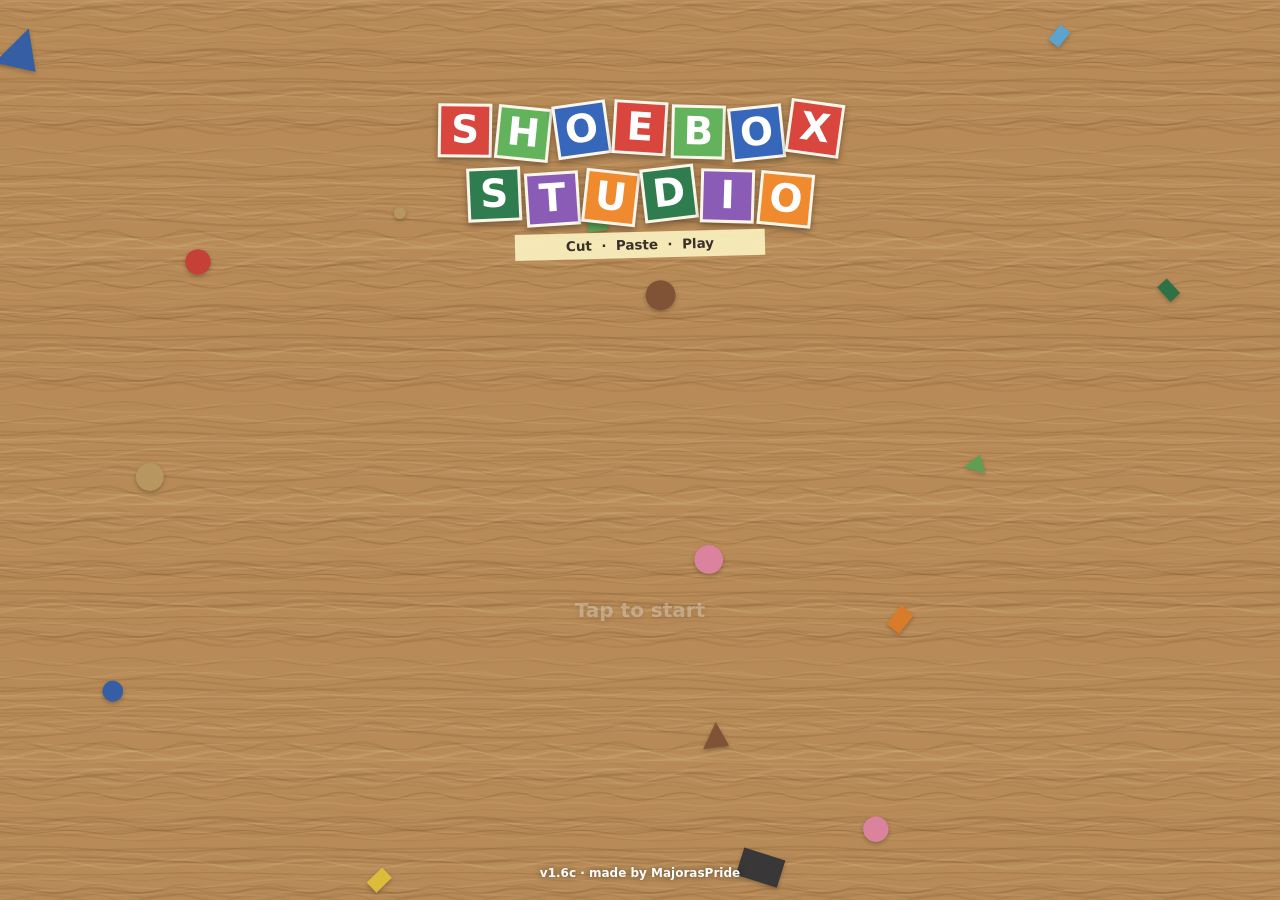
<file: index.html>
<!DOCTYPE html>
<html lang="en">
<head>
<meta charset="utf-8">
<meta name="viewport" content="width=device-width,initial-scale=1,maximum-scale=1,user-scalable=no">
<title>Shoebox Studio · Cut, Paste, Play</title>
<style>
:root{--ink:#3b2f2a;--kraft:#e7d3a8;--paper:#fbf6ea;--red:#d9463e;--blue:#3767bb;--green:#63b35d;--yellow:#f5d142}
*{box-sizing:border-box;-webkit-tap-highlight-color:transparent;user-select:none;-webkit-user-select:none}
html,body{margin:0;height:100%;overflow:hidden;background:#6b4a34;color:var(--ink);font-family:ui-rounded,"SF Pro Rounded","Nunito","Segoe UI",system-ui,sans-serif;font-weight:700;overscroll-behavior:none}
#cv{position:fixed;left:0;top:0;width:100%;height:100%;touch-action:none;display:block}
button{font:inherit;color:inherit;border:0;background:none;padding:0;cursor:pointer;touch-action:manipulation}
#top{position:fixed;left:0;right:0;top:0;height:46px;display:flex;align-items:center;gap:6px;padding:0 8px;z-index:5;pointer-events:none}
#top>*{pointer-events:auto}
#ttl{flex:1;font-size:17px;font-weight:900;letter-spacing:.3px;color:#fff;text-shadow:0 1px 0 #0006,0 0 8px #0005;white-space:nowrap;overflow:hidden;text-overflow:ellipsis;pointer-events:none}
.tb{min-width:42px;height:38px;border-radius:10px;background:var(--paper);box-shadow:0 2px 0 #0004;font-size:19px;position:relative;padding:0 6px}
.tb:active{transform:translateY(2px);box-shadow:none}
.tb b{position:absolute;right:-3px;top:-4px;background:var(--red);color:#fff;font-size:11px;min-width:17px;height:17px;border-radius:9px;line-height:17px;padding:0 4px}
.scr{display:none}
.scr.on{display:block}
/* home */
#home{position:fixed;left:0;right:0;bottom:0;top:38%;padding:6px 16px 10px;overflow:auto;z-index:3}
#homeCards{display:grid;grid-template-columns:1fr 1fr;gap:14px;max-width:560px;margin:0 auto}
.card{position:relative;text-align:left;padding:16px 12px 12px;border-radius:4px;box-shadow:0 3px 0 #0003,0 6px 14px #0004;min-height:118px;display:flex;flex-direction:column;gap:2px}
.card::before{content:"";position:absolute;left:50%;top:-9px;width:56px;height:18px;margin-left:-28px;background:#f3e6b8cc;transform:rotate(-3deg);box-shadow:0 1px 1px #0002}
.card .em{font-size:30px;line-height:1.1}
.card b{font-size:19px;font-weight:900}
.card i{font-style:normal;font-size:12.5px;font-weight:600;opacity:.85;line-height:1.25}
.card:active{transform:scale(.97)}
.c1{background:#f5d142;transform:rotate(-1.2deg)}
.c2{background:#62b6e8;transform:rotate(1deg)}
.c3{background:#8fd08a;transform:rotate(.8deg)}
.c4{background:#f191b3;transform:rotate(-.8deg)}
#ver{text-align:center;color:#fff;opacity:.8;font-size:12px;margin-top:16px;font-weight:600;text-shadow:0 1px 0 #0006}

#lobbyUI{position:fixed;left:0;right:0;bottom:0;z-index:4;pointer-events:none;padding:0 10px calc(14px + env(safe-area-inset-bottom));display:none;flex-direction:column;align-items:center;gap:10px}
#lobbyUI.on{display:flex}
#lobbyUI button{pointer-events:auto;height:46px;padding:0 18px;border-radius:23px;font-weight:900;font-size:15px;box-shadow:0 3px 0 #0005}
#lobGo{background:var(--yellow);display:none}
#ovl{position:fixed;inset:0;z-index:30;display:none;flex-direction:column;background:#3e2a1e}
#ovl.on{display:flex}
#ovlBar{flex:none;display:flex;align-items:center;gap:8px;padding:calc(6px + env(safe-area-inset-top)) 8px 6px;background:#caa76c;border-bottom:3px solid #8b5a3c;box-shadow:0 2px 6px #0005;z-index:1}
#ovlBack{height:38px;padding:0 15px;border-radius:19px;background:var(--yellow);font-weight:900;font-size:14.5px;box-shadow:0 3px 0 #0005;white-space:nowrap}
#ovlTtl{flex:1;min-width:0;font-weight:900;font-size:14px;text-align:right;white-space:nowrap;overflow:hidden;text-overflow:ellipsis}
#ovlOut{flex:none;width:34px;height:34px;border-radius:17px;background:var(--paper);display:flex;align-items:center;justify-content:center;text-decoration:none;color:var(--ink);font-size:16px;box-shadow:0 2px 0 #0004}
#ovlBox{flex:1;min-height:0;position:relative;background:#2b2140}
#ovlBox iframe{position:absolute;inset:0;width:100%;height:100%;border:0;display:block}
#lobQuick{background:var(--paper)}#lobRow{display:flex;gap:8px;align-self:stretch;justify-content:space-between;pointer-events:none}#lobMove{background:var(--paper)}#lobMove.on{background:var(--yellow)}
#classUI{position:fixed;left:0;right:0;top:46px;bottom:0;overflow:auto;padding:8px 12px 40px;z-index:3}
#classIn{max-width:560px;margin:0 auto}
.cnote{color:#fff;font-size:13px;font-weight:700;text-shadow:0 1px 0 #0006;margin:4px 2px 10px;line-height:1.35}
.branch{background:#2f6b4f;border:6px solid #8b5a3c;border-radius:8px;padding:10px 10px 12px;margin-bottom:14px;color:#fff}
.branch h3{margin:0 0 2px;font-size:18px;font-weight:900}
.branch p{margin:0 0 8px;font-size:12.5px;font-weight:600;opacity:.9}
.les{display:flex;align-items:center;gap:8px;width:100%;text-align:left;background:var(--paper);color:var(--ink);border-radius:8px;padding:9px 10px;margin-top:7px;font-size:14px;font-weight:800;box-shadow:0 2px 0 #0005}
.les i{font-style:normal;margin-left:auto;font-size:16px}
.les small{display:block;font-size:11.5px;font-weight:600;opacity:.75}
.soonb{display:flex;flex-wrap:wrap;gap:6px}
.soonb span{background:#ffffff26;border:1.5px dashed #ffffff88;border-radius:14px;padding:5px 10px;font-size:12px;font-weight:700}
#lesson{position:fixed;left:8px;right:8px;top:50px;z-index:6;background:#2f6b4f;border:5px solid #8b5a3c;border-radius:8px;color:#fff;padding:7px 9px 6px;display:none;box-shadow:0 4px 10px #0006}
#lesson.on{display:block}
#lesT{font-size:12px;font-weight:800;opacity:.85}
#lesS{font-size:14.5px;font-weight:700;line-height:1.3;margin:3px 0 6px;min-height:38px}
#lesB{display:flex;align-items:center;gap:6px}
#lesB button{height:34px;min-width:44px;padding:0 10px;border-radius:17px;background:var(--paper);color:var(--ink);font-weight:900;font-size:14px}
#lesB #lesX{background:var(--yellow);padding:0 16px}
#lesN{font-size:12px;font-weight:800;flex:1;text-align:center}
#lesPill{position:fixed;left:8px;top:52px;z-index:6;display:none;height:34px;padding:0 12px;border-radius:17px;background:#2f6b4f;border:3px solid #8b5a3c;color:#fff;font-weight:900;font-size:13px}
#lesPill.on{display:block}
/* craft */
#craftUI{position:fixed;left:0;right:0;bottom:0;z-index:4;pointer-events:none}
#craftUI>*{pointer-events:auto}
#hint{margin:0 auto 6px;width:max-content;max-width:92%;background:#fffbe9ee;border-radius:12px;padding:5px 12px;font-size:12.5px;font-weight:700;box-shadow:0 1px 0 #0003;text-align:center;pointer-events:none!important}
#chips{display:flex;gap:7px;overflow-x:auto;padding:6px 8px;background:#5a3d2bdd;scrollbar-width:none;min-height:66px;align-items:center}
#chips::-webkit-scrollbar,#tray::-webkit-scrollbar{display:none}
.chip{flex:0 0 auto;min-width:58px;height:54px;border-radius:9px;background:var(--paper);box-shadow:0 2px 0 #0005;display:flex;flex-direction:column;align-items:center;justify-content:center;gap:1px;padding:2px 7px;font-size:21px;line-height:1}
.chip small{font-size:10.5px;font-weight:800;white-space:nowrap}
.chip svg{width:40px;height:20px;display:block}
.chip.on{background:var(--yellow);outline:3px solid #fff;outline-offset:-1px}
.chip:active{transform:translateY(2px);box-shadow:none}
.chip.sw{min-width:44px;width:44px;height:50px;border-radius:3px;outline:2px solid #0002;outline-offset:-2px}
.chip.sw.on{outline:4px solid #fff}
#tabs{display:flex;background:#3e2a1e;padding:4px 4px calc(4px + env(safe-area-inset-bottom));gap:3px}
.tab{flex:1;height:50px;border-radius:9px 9px 3px 3px;color:#f6ead0;font-size:19px;display:flex;flex-direction:column;align-items:center;justify-content:center;line-height:1.05}
.tab small{font-size:10px;font-weight:800}
.tab.on{background:#5a3d2b;color:#fff;box-shadow:inset 0 3px 0 var(--yellow)}
/* stage */
#stageUI{position:fixed;left:0;right:0;bottom:0;z-index:4;pointer-events:none}
#stageUI>*{pointer-events:auto}
#itemBar{display:none;gap:6px;justify-content:center;padding:0 6px 6px;flex-wrap:wrap;pointer-events:none!important}
#itemBar.on{display:flex}
#itemBar button{pointer-events:auto;min-width:42px;height:40px;padding:0 9px;border-radius:10px;background:var(--paper);box-shadow:0 2px 0 #0005;font-size:16px;font-weight:800}
#stageBtns{display:flex;gap:8px;padding:0 8px 6px;justify-content:space-between;pointer-events:none!important}
#stageBtns button{pointer-events:auto;height:42px;padding:0 14px;border-radius:21px;background:var(--yellow);box-shadow:0 3px 0 #0005;font-size:15px;font-weight:900}
#stageBtns button.alt{background:var(--paper)}
#tray{display:flex;gap:7px;overflow-x:auto;padding:7px 8px calc(7px + env(safe-area-inset-bottom));background:#3e2a1eee;scrollbar-width:none;min-height:86px;align-items:center}
.tit{flex:0 0 auto;width:66px;height:70px;border-radius:9px;background:var(--paper);box-shadow:0 2px 0 #0005;display:flex;flex-direction:column;align-items:center;justify-content:center;font-size:9.5px;font-weight:800;overflow:hidden;padding:2px}
.tit canvas{width:48px;height:48px}
.tit span{max-width:60px;white-space:nowrap;overflow:hidden;text-overflow:ellipsis}
.tit.on{background:var(--yellow);outline:3px solid #fff}
#trayEmpty{color:#f6ead0;font-size:13px;padding:0 8px;font-weight:700}
/* play */
#playUI{position:fixed;inset:0;z-index:4;pointer-events:none}
#playUI button{pointer-events:auto;position:absolute;width:74px;height:74px;border-radius:50%;background:#fffbe9cc;box-shadow:0 3px 0 #0005;font-size:30px;font-weight:900;touch-action:none}
#playUI button.dn{background:var(--yellow);transform:translateY(2px);box-shadow:none}
#pL{left:14px;bottom:calc(22px + env(safe-area-inset-bottom))}
#pR{left:100px;bottom:calc(22px + env(safe-area-inset-bottom))}
#pJ{right:16px;bottom:calc(22px + env(safe-area-inset-bottom))}
#playUI #pStop{width:auto;height:40px;border-radius:20px;padding:0 14px;font-size:14px;right:8px;top:52px;background:var(--paper)}
#hud{position:absolute;left:10px;top:54px;background:#fffbe9dd;border-radius:14px;padding:5px 12px;font-size:14px;font-weight:900}
/* toy box */
#boxUI{position:fixed;left:0;right:0;top:46px;bottom:0;overflow:auto;padding:10px 12px 30px;z-index:3}
#boxGrid{display:grid;grid-template-columns:repeat(auto-fill,minmax(100px,1fr));gap:12px;max-width:640px;margin:0 auto}
.toy{background:var(--paper);border-radius:6px;box-shadow:0 3px 0 #0004;padding:6px;display:flex;flex-direction:column;align-items:center;font-size:12px;font-weight:800;gap:3px}
.toy canvas{width:84px;height:84px}
.toy span{max-width:100%;white-space:nowrap;overflow:hidden;text-overflow:ellipsis}
#boxNote{color:#fff;text-align:center;font-size:13px;font-weight:700;margin:4px auto 12px;max-width:520px;text-shadow:0 1px 0 #0006}
/* dialog + toast */
#dlg{position:fixed;inset:0;background:#0007;z-index:20;display:none;align-items:center;justify-content:center;padding:16px}
#dlg.on{display:flex}
#dlgIn{background:var(--paper);border-radius:8px;padding:16px;width:100%;max-width:360px;max-height:88vh;overflow:auto;box-shadow:0 8px 30px #0008;font-size:14px;font-weight:700}
#dlgIn h2{margin:0 0 10px;font-size:19px;font-weight:900}
#dlgIn p{margin:6px 0;font-weight:600;line-height:1.35}
#dlgIn .row{display:flex;align-items:center;gap:10px;margin:10px 0}
#dlgIn .row label{flex:0 0 118px}
#dlgIn input[type=range]{flex:1;height:30px;accent-color:var(--red)}
#dlgIn input[type=text]{width:100%;font:inherit;padding:9px 10px;border-radius:8px;border:2px solid #cdb98a;background:#fff;user-select:text;-webkit-user-select:text}
#dlgIn .btns{display:flex;gap:8px;margin-top:14px;flex-wrap:wrap}
#dlgIn .btns button{flex:1;min-width:110px;height:44px;border-radius:22px;background:var(--yellow);box-shadow:0 3px 0 #0004;font-weight:900;font-size:14px}
#dlgIn .btns button.alt{background:#e9dfc6}
#dlgIn .btns button.bad{background:#f2a7a0}
#dlgIn canvas.pv{display:block;margin:0 auto 8px;width:150px;height:150px;background:repeating-conic-gradient(#efe6cf 0 25%,#f8f1e0 0 50%) 0 0/20px 20px;border-radius:6px}
.tog{width:58px;height:32px;border-radius:16px;background:#cbbf9f;position:relative;flex:0 0 auto}
.tog::after{content:"";position:absolute;left:3px;top:3px;width:26px;height:26px;border-radius:50%;background:#fff;box-shadow:0 1px 2px #0005;transition:left .15s}
.tog.on{background:var(--green)}
.tog.on::after{left:29px}
.hsw{width:34px;height:34px;border-radius:50%;border:3px solid transparent}
.hsw.on{border-color:var(--ink)}
#toast{position:fixed;left:50%;top:58px;transform:translateX(-50%);background:#3b2f2aee;color:#fff;padding:8px 14px;border-radius:16px;font-size:13.5px;font-weight:800;z-index:30;opacity:0;transition:opacity .2s;pointer-events:none;max-width:90%;text-align:center}
#toast.on{opacity:1}
/* asset library (inside the toy box) */
#boxIn{max-width:640px;margin:0 auto}
#boxTools{display:flex;flex-direction:column;gap:8px;margin-bottom:8px}
#boxQ{width:100%;height:46px;font:inherit;font-size:15px;padding:0 14px;border-radius:23px;border:2px solid #cdb98a;background:#fff;color:var(--ink);user-select:text;-webkit-user-select:text}
#boxTypes,#boxAct{display:flex;gap:6px;overflow-x:auto;scrollbar-width:none;padding-bottom:2px}
#boxTypes::-webkit-scrollbar{display:none}
#boxTypes button,#boxAct button{flex:0 0 auto;height:44px;padding:0 13px;border-radius:22px;background:var(--paper);box-shadow:0 2px 0 #0005;font-size:13.5px;font-weight:900;white-space:nowrap}
#boxTypes button.on{background:var(--yellow);outline:3px solid #fff;outline-offset:-1px}
#boxAct button{flex:1}
.toy small{font-size:10.5px;font-weight:700;opacity:.72;max-width:100%;white-space:nowrap;overflow:hidden;text-overflow:ellipsis}
#dlgIn label.lb{display:block;font-size:12.5px;margin:10px 0 4px}
#dlgIn select,#dlgIn textarea{width:100%;font:inherit;padding:9px 10px;border-radius:8px;border:2px solid #cdb98a;background:#fff;color:var(--ink);min-height:44px}
#dlgIn textarea{height:110px;font-size:11px;font-family:ui-monospace,monospace;font-weight:400;user-select:text;-webkit-user-select:text}
/* pixel ui kit */
#kitUI{position:fixed;left:0;right:0;top:46px;bottom:0;overflow:auto;padding:6px 12px 40px;z-index:3}
#kitIn{max-width:560px;margin:0 auto;display:flex;flex-direction:column;gap:9px}
.krow{display:flex;gap:6px;flex-wrap:wrap;align-items:center}
.krow.sc{flex-wrap:nowrap;overflow-x:auto;scrollbar-width:none;padding:2px 1px 4px}
.krow.sc::-webkit-scrollbar{display:none}
.kb{flex:0 0 auto;min-width:44px;height:44px;padding:0 12px;border-radius:12px;background:var(--paper);box-shadow:0 2px 0 #0005;font-size:13.5px;font-weight:900;white-space:nowrap;position:relative;display:flex;align-items:center;justify-content:center;gap:4px}
.kb.on{background:var(--yellow);outline:3px solid #fff;outline-offset:-1px}
.kb.big{flex:1;height:50px;border-radius:25px;background:var(--yellow);font-size:15px}
.kb.big.alt{background:var(--paper)}
.kb input[type=color]{position:absolute;inset:0;width:100%;height:100%;opacity:0;cursor:pointer}
.kcap{color:#fff;font-size:12.5px;font-weight:800;text-shadow:0 1px 0 #0006;margin:2px 2px -4px}
#kitPv{display:block;width:100%;height:132px;border-radius:10px;background:#241a2e;box-shadow:inset 0 0 0 3px #0005}
#kitGrid{display:block;margin:0 auto;touch-action:none;border-radius:4px;box-shadow:0 3px 0 #0005;background:#fff}
.ksw{flex:0 0 auto;width:44px;height:44px;border-radius:10px;box-shadow:0 2px 0 #0005;border:3px solid #0000}
.ksw.on{border-color:#fff;outline:3px solid var(--ink)}
.kcard{background:var(--paper);border-radius:10px;padding:6px 12px;box-shadow:0 3px 0 #0004}
.kcard .row{display:flex;align-items:center;gap:10px;min-height:48px}
.kcard .row label{flex:0 0 104px;font-size:13.5px}
.kcard input[type=range]{flex:1;min-width:0;height:34px;accent-color:var(--red)}
.kcard input[type=color]{width:60px;height:44px;border:0;padding:0;background:none}
.kcard input[type=text]{flex:1;min-width:0;height:44px;font:inherit;padding:0 10px;border-radius:8px;border:2px solid #cdb98a;background:#fff;color:var(--ink);text-transform:uppercase;user-select:text;-webkit-user-select:text}
.kcard .tog{width:66px;height:44px;border-radius:22px}
.kcard .tog::after{width:36px;height:36px;top:4px;left:4px}
.kcard .tog.on::after{left:26px}
.kcard output{min-width:34px;text-align:right;font-size:13.5px}
.knote{color:#fff;font-size:12px;font-weight:700;opacity:.85;text-shadow:0 1px 0 #0006;text-align:center}
/* make a level: mode switch + layer switch */
#lvlBar{position:fixed;left:0;right:0;top:48px;z-index:4;display:none;justify-content:space-between;gap:6px;padding:0 8px;pointer-events:none;flex-wrap:wrap}
#lvlBar.on{display:flex}
.seg{display:flex;pointer-events:auto;background:#3e2a1ecc;border-radius:24px;padding:3px;gap:3px}
.seg button{height:44px;min-width:44px;padding:0 12px;border-radius:22px;color:#fbf6ea;font-size:13px;font-weight:900;white-space:nowrap}
.seg button.on{background:var(--yellow);color:var(--ink)}
.seg button.lock{opacity:.8;outline:1.5px dashed #fbf6ea99;outline-offset:-4px}
.seg button small{font-size:10px;font-weight:800;opacity:.85}
/* v1.6a */
#bClock b{background:var(--blue)}
#stageBtns button{padding:0 11px;white-space:nowrap;font-size:14px}
#ovl.on~#dlg{z-index:40}
#ovlSave{flex:none;height:34px;padding:0 10px;border-radius:17px;background:var(--paper);font-weight:900;font-size:13px;box-shadow:0 2px 0 #0004;white-space:nowrap}
#proj{position:fixed;inset:0;z-index:35;display:none;background:#17110c}
#proj.on{display:block}
#projCv{position:absolute;inset:0;width:100%;height:100%;touch-action:none}
#projBar{position:absolute;left:0;right:0;top:0;display:flex;gap:8px;align-items:center;padding:calc(6px + env(safe-area-inset-top)) 8px 6px}
#projBack,#projAgain{flex:none;height:38px;padding:0 15px;border-radius:19px;background:var(--yellow);font-weight:900;font-size:14.5px;box-shadow:0 3px 0 #0005;white-space:nowrap}
#projAgain{background:var(--paper)}
#projTtl{flex:1;min-width:0;color:#fbf6ea;font-weight:900;font-size:14px;text-align:right;white-space:nowrap;overflow:hidden;text-overflow:ellipsis}
.fbGrid{display:grid;grid-template-columns:repeat(auto-fill,minmax(62px,1fr));gap:6px;max-height:176px;overflow:auto;padding:5px;background:#efe6cf;border-radius:8px}
.fbGrid button{background:var(--paper);border-radius:6px;padding:3px;box-shadow:0 1px 0 #0003;position:relative;font-size:10px;font-weight:800;line-height:1.1;overflow:hidden}
.fbGrid button span{display:block;white-space:nowrap;overflow:hidden;text-overflow:ellipsis}
.fbGrid canvas{width:52px;height:52px;display:block;margin:0 auto}
.fbGrid i{position:absolute;left:2px;top:2px;font-style:normal;background:var(--red);color:#fff;border-radius:8px;min-width:16px;font-size:10px;line-height:16px;text-align:center}
/* v1.6b: art box, paper stock, toy box medium row, Handy Notebook */
.mgrid{display:grid;grid-template-columns:repeat(auto-fill,minmax(132px,1fr));gap:6px;max-height:44vh;overflow:auto;padding:2px}
.mbtn{background:var(--paper);border-radius:8px;padding:4px 4px 5px;box-shadow:0 2px 0 #0004;display:flex;flex-direction:column;align-items:center;gap:2px;font-size:12px;font-weight:800}
.mbtn canvas{width:100%;height:34px;border-radius:5px}.mbtn.on{outline:3px solid var(--blue)}
.mcols{display:flex;flex-wrap:wrap;gap:7px;margin-top:9px}.mcol{width:32px;height:32px;border-radius:50%;box-shadow:0 2px 0 #0004,inset 0 0 0 2px #0002}.mcol.on{outline:3px solid var(--blue);outline-offset:2px}
.les.on{outline:3px solid var(--blue)}
#boxMed{display:flex;gap:6px;overflow-x:auto;scrollbar-width:none;align-items:center;padding-bottom:2px}#boxMed::-webkit-scrollbar{display:none}#boxMed b{color:#fff;font-size:12px;flex:0 0 auto}
#boxMed button{flex:0 0 auto;height:36px;padding:0 11px;border-radius:18px;background:var(--paper);box-shadow:0 2px 0 #0005;font-size:12.5px;font-weight:900;white-space:nowrap}#boxMed button.on{background:var(--yellow)}
.mtags{display:flex;flex-wrap:wrap;gap:5px}.mtags button{padding:5px 8px;border-radius:14px;background:#eee4cf;font-size:12px;font-weight:800}.mtags button.on{background:var(--yellow);box-shadow:0 0 0 2px var(--ink) inset}
#nb{position:fixed;left:0;right:0;bottom:0;margin:0 auto;max-width:720px;z-index:15;background:#7a5a3e;border-radius:14px 14px 0 0;box-shadow:0 -4px 18px #0007;padding:7px 8px calc(8px + env(safe-area-inset-bottom));display:none;flex-direction:column;gap:6px}
#nb.on{display:flex}@media(max-width:460px){.nbT{display:none}#nbBar b{flex:0 0 auto}#nbPg{flex:1}}#nbBar,#nbAct{display:flex;align-items:center;gap:6px;color:#fff;font-size:14px}#nbBar b{flex:1;white-space:nowrap;overflow:hidden;text-overflow:ellipsis}#nbPg{font-size:12px;opacity:.85;white-space:nowrap}#nbMed{flex:1;font-size:12.5px;opacity:.9;white-space:nowrap;overflow:hidden;text-overflow:ellipsis}
#nbBar button,#nbAct button{flex:0 0 auto;height:36px;min-width:36px;padding:0 10px;border-radius:18px;background:var(--paper);color:var(--ink);box-shadow:0 2px 0 #0005;font-size:13px;font-weight:900;white-space:nowrap}
#nbPaper{background:#fffdf4 repeating-linear-gradient(transparent 0 23px,#8fb9e044 23px 24px);border-radius:4px;box-shadow:inset 26px 0 0 -24px #e07a7a,0 2px 0 #0005;overflow:hidden}
#nbCv{display:block;width:100%;max-height:calc(62vh - 150px);aspect-ratio:3/2;margin:0 auto;touch-action:none}
#nbTools{display:flex;flex-direction:column;gap:5px}#nbMeds,#nbCols{display:flex;gap:5px;overflow-x:auto;scrollbar-width:none}#nbMeds::-webkit-scrollbar,#nbCols::-webkit-scrollbar{display:none}
#nbMeds button{flex:0 0 auto;width:38px;height:36px;border-radius:9px;background:var(--paper);font-size:19px;box-shadow:0 2px 0 #0005}#nbMeds button.on{background:var(--yellow);outline:2px solid #fff}
#nbCols button{flex:0 0 auto;width:28px;height:28px;border-radius:50%;box-shadow:0 2px 0 #0005,inset 0 0 0 2px #0002}#nbCols button.on{outline:3px solid #fff;outline-offset:1px}
/* v1.6c: Retro 3D view and Make it 3D */
#lob3d{background:var(--paper)}
#r3d{position:fixed;inset:0;z-index:25;display:none;background:#2a1d14;touch-action:none;overflow:hidden}#r3d.on{display:block}
#r3cv{position:absolute;inset:0;width:100%!important;height:100%!important;image-rendering:pixelated;touch-action:none}
#r3top{position:absolute;left:0;right:0;top:0;display:flex;gap:8px;align-items:center;padding:8px;padding-top:calc(8px + env(safe-area-inset-top));pointer-events:none}#r3top>*{pointer-events:auto}
#r3top b{flex:1;color:#fff;text-shadow:0 2px 0 #0009;font-size:16px;white-space:nowrap;overflow:hidden;text-overflow:ellipsis}
#r3top button{flex:0 0 auto;height:42px;padding:0 14px;border-radius:21px;background:var(--paper);color:var(--ink);box-shadow:0 2px 0 #0006;font-size:14px;font-weight:900}
#r3stick{position:absolute;left:22px;bottom:calc(28px + env(safe-area-inset-bottom));width:130px;height:130px;border-radius:50%;background:rgba(251,246,234,.2);border:3px solid rgba(251,246,234,.75);touch-action:none}
#r3stick i{position:absolute;left:37px;top:37px;width:50px;height:50px;border-radius:50%;background:var(--paper);box-shadow:0 3px 0 #0006;pointer-events:none}
#r3act{position:absolute;right:16px;bottom:calc(64px + env(safe-area-inset-bottom));display:none;max-width:52vw;padding:12px 16px;border-radius:24px;background:var(--yellow);color:var(--ink);font-weight:900;font-size:15px;box-shadow:0 3px 0 #0006;text-align:left}#r3act.on{display:block}
#r3hint{position:absolute;left:50%;transform:translateX(-50%);bottom:calc(172px + env(safe-area-inset-bottom));color:#fff;background:#0007;padding:6px 12px;border-radius:14px;font-size:13px;white-space:nowrap;transition:opacity .6s;pointer-events:none}#r3hint.off{opacity:0}
#r3fade{position:absolute;inset:0;background:#2a1d14;opacity:0;pointer-events:none;transition:opacity .25s}#r3fade.on{opacity:1}
.pv3{display:block;width:100%;max-width:300px;height:230px;margin:4px auto 0;border-radius:10px;background:radial-gradient(#fbf6ea,#e7d3a8)}
.m3s{display:flex;gap:6px;margin-top:8px}.m3s button{flex:1;padding:9px 4px;border-radius:10px;background:#eee4cf;font-size:13px;font-weight:900;line-height:1.2}.m3s button.on{background:var(--yellow);box-shadow:0 0 0 2px var(--ink) inset}
</style>
</head>
<body>
<canvas id="cv"></canvas>
<div id="top">
  <button class="tb" id="bHome" aria-label="Home">🏠</button>
  <div id="ttl">Shoebox Studio</div>
  <button class="tb" id="bUndo" aria-label="Undo">↩️</button>
  <button class="tb" id="bBox" aria-label="Toy box">🧸<b id="nBox">0</b></button>
  <button class="tb" id="bClock" aria-label="Game clock">☀️<b></b></button><button class="tb" id="bFull" aria-label="Full screen">⛶</button><button class="tb" id="bSet" aria-label="Settings">⚙️</button>
</div>
<div id="lobbyUI" class="scr"><button id="lobGo"></button><div id="lobRow"><button id="lobMove">✋ Move things</button><button id="lob3d" aria-label="Retro 3D">🧊 3D</button><button id="lobQuick">☰ Quick jump</button></div></div>
<div id="ovl"><div id="ovlBar"><button id="ovlBack">◀ Back to the studio</button><button id="ovlSave" style="display:none">💾 Save to Studio</button><div id="ovlTtl"></div><a id="ovlOut" target="_blank" rel="noopener" aria-label="Open on its own page" title="Open on its own page">↗</a></div><div id="ovlBox"></div></div>
<div id="classUI" class="scr"><div id="classIn"></div></div>
<div id="lesson"><div id="lesT"></div><div id="lesS"></div><div id="lesB"><button id="lesP">◀</button><span id="lesN"></span><button id="lesX">▶</button><button id="lesH">Hide</button><button id="lesQ">✕</button></div></div>
<button id="lesPill"></button>
<div id="craftUI" class="scr"><div id="hint"></div><div id="chips"></div><div id="tabs"></div></div>
<div id="stageUI" class="scr"><div id="itemBar"></div><div id="stageBtns"></div><div id="tray"></div></div>
<div id="playUI" class="scr"><div id="hud"></div><button id="pStop">■ Stop</button><button id="pL">◀</button><button id="pR">▶</button><button id="pJ">⤒</button></div>
<div id="boxUI" class="scr"><div id="boxIn"><div id="boxTools"><input id="boxQ" type="search" placeholder="🔎 Search names and tags" aria-label="Search the library" autocomplete="off"><div id="boxTypes"></div><div id="boxAct"><button id="bxExp">⬇️ Export all</button><button id="bxImp">⬆️ Import</button></div></div><div id="boxNote"></div><div id="boxGrid"></div></div></div>
<div id="kitUI" class="scr"><div id="kitIn"></div></div>
<div id="lvlBar"><div class="seg"><button class="on" id="mode2d" aria-label="2D mode">📄 2D</button><button id="mode3d" aria-label="Retro 3D">🧊 Retro 3D</button></div><div class="seg"><button id="layW">🌍 World</button><button id="layH">🎛️ HUD</button></div></div>
<input type="file" id="fileIn" accept=".json,application/json" style="display:none">
<div id="proj"><canvas id="projCv"></canvas><div id="projBar"><button id="projBack">◀ Back to the studio</button><div id="projTtl"></div><button id="projAgain" style="display:none">↻ Again</button></div></div>
<div id="dlg"><div id="dlgIn"></div></div>
<div id="toast"></div>
<script>
'use strict';
/* Shoebox Studio (was Craft Loft) v1.6c — by MajorasPride. All art, sound and music are made in code. No outside assets. */
const $=s=>document.querySelector(s);
const cv=$('#cv'),g=cv.getContext('2d');
let W=0,H=0,DPR=1,NOW=0,DT=0,SCR='title',FROM='',RESUMING=0;
/* v1.5: the game remembers where you left off (the studio, your house or Little Town) and starts you there. New players start in the studio. */
function resume(){const wh=(typeof LS!=='undefined'&&LS.get('where',null))||{s:'home'};const s=['home','house','town'].includes(wh.s)?wh.s:'home';if(s==='house'){const hh=LS.get('househero',null);if(hh)HOUSE.hero=hh}RESUMING=1;try{go(s)}finally{RESUMING=0}if(s==='town'&&wh.walk){ST.walk=true;ST.cam.x=TOWN.hero.x-W/2/ST.z;ST.cam.y=TOWN.hero.y-H*.45/ST.z;buildStageUI();LS.set('where',{s:'town',walk:1})}}
const TAU=Math.PI*2,clamp=(v,a,b)=>v<a?a:v>b?b:v,rnd=(a=1,b)=>b===undefined?Math.random()*a:a+Math.random()*(b-a);
const dist=(a,b)=>Math.hypot(a.x-b.x,a.y-b.y);
function resize(){DPR=Math.min(2,window.devicePixelRatio||1);W=innerWidth;H=innerHeight;cv.width=Math.round(W*DPR);cv.height=Math.round(H*DPR)}
addEventListener('resize',()=>{resize();if(SCR==='craft')fitDesk(false);if(SCR==='level'||SCR==='town')stageZoom();if(SCR==='home'||SCR==='house'){lobZoom();lobCam(true)}if(SCR==='kit')kitSize()});
const LS={get(k,d){try{const v=localStorage.getItem('craftloft_'+k);return v?JSON.parse(v):d}catch(e){return d}},set(k,v){try{localStorage.setItem('craftloft_'+k,JSON.stringify(v));return true}catch(e){return false}}};
/* ================= BUILT-IN TOOLS (Story Shelf, Beat Bop Doodle) ================= */
/* Each tool is its own page in a folder of this repo. openTool() shows it full screen in a frame, with a Back button on top.
   To add a tool: put its page in a folder, add one line to TOOLS, then call openTool('id') from a station. */
const TOOLS={shelf:{src:'story-shelf/index.html',name:'Story Shelf'},bbd:{src:'beat-bop-doodle/index.html',name:'Beat Bop Doodle'}};
let OVL=null;
function openTool(id){const t=TOOLS[id];if(!t||OVL)return;OVL=id;$('#ovlSave').style.display=id==='bbd'?'':'none';closeDlg();$('#ovlTtl').textContent=t.name;$('#ovlBack').textContent=SCR==='house'?'◀ Back to the house':'◀ Back to the studio';$('#ovlOut').href=t.src;
  const f=document.createElement('iframe');f.title=t.name;f.setAttribute('allow','autoplay; fullscreen; clipboard-write');f.src=t.src;$('#ovlBox').append(f);$('#ovl').classList.add('on');$('#lobGo').style.display='none';setVol();
  try{history.pushState({sbsTool:id},'')}catch(e){}}
function closeTool(fromBack){if(!OVL)return;if(OVL==='proj'){projClose(fromBack);return}if(OVL==='r3d'){if(R3&&R3.isOpen())R3.close();else OVL=null;if(!fromBack){try{if(history.state&&history.state.sbsTool)history.back()}catch(e){}}return}OVL=null;$('#ovl').classList.remove('on');$('#ovlBox').innerHTML='';setVol();RM.near=undefined;try{SFX.tick()}catch(e){}
  if(!fromBack){try{if(history.state&&history.state.sbsTool)history.back()}catch(e){}}}
addEventListener('popstate',()=>{if(OVL)closeTool(true)});/* the phone's Back button closes the tool too */
const SET=Object.assign({music:true,mv:.5,sv:.8,hand:1},LS.get('settings',{}));
function mulberry(a){return()=>{a|=0;a=a+0x6D2B79F5|0;let t=Math.imul(a^a>>>15,1|a);t=t+Math.imul(t^t>>>7,61|t)^t;return((t^t>>>14)>>>0)/4294967296}}
/* ---- matrices: [a,b,c,d,e,f] like canvas ---- */
const I=[1,0,0,1,0,0];
const mul=(m,n)=>[m[0]*n[0]+m[2]*n[1],m[1]*n[0]+m[3]*n[1],m[0]*n[2]+m[2]*n[3],m[1]*n[2]+m[3]*n[3],m[0]*n[4]+m[2]*n[5]+m[4],m[1]*n[4]+m[3]*n[5]+m[5]];
const inv=m=>{const d=m[0]*m[3]-m[1]*m[2];return[m[3]/d,-m[1]/d,-m[2]/d,m[0]/d,(m[2]*m[5]-m[3]*m[4])/d,(m[1]*m[4]-m[0]*m[5])/d]};
const ap=(m,p)=>({x:m[0]*p.x+m[2]*p.y+m[4],y:m[1]*p.x+m[3]*p.y+m[5]});
function reflM(P,d){const a=2*d.x*d.x-1,b=2*d.x*d.y,dd=2*d.y*d.y-1;return[a,b,b,dd,P.x-(a*P.x+b*P.y),P.y-(b*P.x+dd*P.y)]}
/* ---- canvas helpers ---- */
function mkCanvas(w,h,rf){const c=document.createElement('canvas');c.width=Math.max(1,Math.round(w));c.height=Math.max(1,Math.round(h));c._x=c.getContext('2d',rf?{willReadFrequently:true}:undefined);return c}
function rr(c,x,y,w,h,r){c.beginPath();c.moveTo(x+r,y);c.arcTo(x+w,y,x+w,y+h,r);c.arcTo(x+w,y+h,x,y+h,r);c.arcTo(x,y+h,x,y,r);c.arcTo(x,y,x+w,y,r);c.closePath()}
function polyPath(c,p){c.beginPath();for(let i=0;i<p.length;i++)i?c.lineTo(p[i].x,p[i].y):c.moveTo(p[i].x,p[i].y);c.closePath()}
function inPoly(p,poly){let ins=false;for(let i=0,j=poly.length-1;i<poly.length;j=i++){const a=poly[i],b=poly[j];if((a.y>p.y)!==(b.y>p.y)&&p.x<(b.x-a.x)*(p.y-a.y)/(b.y-a.y)+a.x)ins=!ins}return ins}
function polyArea(p){let s=0;for(let i=0;i<p.length;i++){const a=p[i],b=p[(i+1)%p.length];s+=a.x*b.y-b.x*a.y}return s/2}
function distSeg(p,a,b){const dx=b.x-a.x,dy=b.y-a.y,l2=dx*dx+dy*dy||1,f=clamp(((p.x-a.x)*dx+(p.y-a.y)*dy)/l2,0,1);return{d:Math.hypot(p.x-a.x-dx*f,p.y-a.y-dy*f),f}}
function alphaAt(c,x,y){x=Math.floor(x);y=Math.floor(y);if(x<0||y<0||x>=c.width||y>=c.height)return 0;return c._x.getImageData(x,y,1,1).data[3]}
/* polylines (for rulers and stencils) */
function plPrep(pts,closed){const n=pts.length,seg=closed?n:n-1,cum=[0];for(let i=0;i<seg;i++){const a=pts[i],b=pts[(i+1)%n];cum.push(cum[i]+Math.hypot(b.x-a.x,b.y-a.y))}return{pts,closed,cum,len:cum[seg],seg}}
function plAt(pl,t){if(pl.closed)t=((t%pl.len)+pl.len)%pl.len;else t=clamp(t,0,pl.len);let i=0;while(i<pl.seg-1&&pl.cum[i+1]<t)i++;const a=pl.pts[i],b=pl.pts[(i+1)%pl.pts.length],L=pl.cum[i+1]-pl.cum[i]||1,f=(t-pl.cum[i])/L;return{x:a.x+(b.x-a.x)*f,y:a.y+(b.y-a.y)*f}}
function plProj(pl,p,near){let best=null;for(let i=0;i<pl.seg;i++){const a=pl.pts[i],b=pl.pts[(i+1)%pl.pts.length],r=distSeg(p,a,b),t=pl.cum[i]+r.f*(pl.cum[i+1]-pl.cum[i]);if(near!=null){let dt=Math.abs(t-near);if(pl.closed)dt=Math.min(dt,pl.len-dt);if(dt>90)continue}if(!best||r.d<best.d)best={d:r.d,t}}return best}
function plPath(pl,t0,t1){let d=t1-t0;if(pl.closed){if(d>pl.len/2)d-=pl.len;else if(d<-pl.len/2)d+=pl.len}const n=Math.max(1,Math.ceil(Math.abs(d)/1.5)),out=[];for(let i=0;i<=n;i++)out.push(plAt(pl,t0+d*i/n));return out}
/* ---- textures made in code ---- */
const TEX=(()=>{const c=mkCanvas(160,160),x=c._x;for(let i=0;i<3200;i++){x.fillStyle=Math.random()<.5?'rgba(255,255,255,'+rnd(.02,.11)+')':'rgba(0,0,0,'+rnd(.02,.08)+')';x.fillRect(rnd(160),rnd(160),rnd(1,3),1)}for(let i=0;i<150;i++){x.strokeStyle='rgba(255,255,255,'+rnd(.03,.09)+')';x.lineWidth=.7;const px=rnd(160),py=rnd(160),a=rnd(TAU);x.beginPath();x.moveTo(px,py);x.lineTo(px+Math.cos(a)*rnd(3,9),py+Math.sin(a)*rnd(3,9));x.stroke()}return c})();
const WOOD=(()=>{const c=mkCanvas(256,256),x=c._x;x.fillStyle='#c99a62';x.fillRect(0,0,256,256);for(let i=0;i<90;i++){const y=rnd(256),k=1+Math.floor(rnd(3)),ph=rnd(TAU),am=rnd(1,5);x.strokeStyle=Math.random()<.6?'rgba(120,72,30,'+rnd(.05,.2)+')':'rgba(255,225,170,'+rnd(.05,.16)+')';x.lineWidth=rnd(.6,2.4);x.beginPath();for(let px=0;px<=256;px+=8){const yy=y+Math.sin(px/256*TAU*k+ph)*am;px?x.lineTo(px,yy):x.moveTo(px,yy)}x.stroke()}return c})();
const KRAFT=(()=>{const c=mkCanvas(128,128),x=c._x;x.fillStyle='#d9bd8a';x.fillRect(0,0,128,128);for(let i=0;i<1800;i++){x.fillStyle=Math.random()<.5?'rgba(255,240,200,'+rnd(.05,.2)+')':'rgba(110,70,30,'+rnd(.04,.14)+')';x.fillRect(rnd(128),rnd(128),rnd(1,3),1)}return c})();
const PAPERS=['#d9463e','#f08a2e','#f5d142','#63b35d','#2f7d4f','#62b6e8','#3767bb','#8b5cb6','#f191b3','#8b5a3c','#3b3b40','#f6f2e9','#caa76c'];
const HANDS=['#f6d7bd','#e8b98f','#c98f62','#9a623c','#6b4226'];
/* ---- toast, dialog ---- */
let toastT=0;function toast(m){const t=$('#toast');t.textContent=m;t.classList.add('on');clearTimeout(toastT);toastT=setTimeout(()=>t.classList.remove('on'),2300)}
function dlg(html,mount){$('#dlgIn').innerHTML=html;$('#dlg').classList.add('on');if(mount)mount($('#dlgIn'))}
function closeDlg(){if(M3STOP){try{M3STOP()}catch(e){}M3STOP=null}$('#dlg').classList.remove('on');$('#dlgIn').innerHTML=''}
$('#dlg').addEventListener('pointerdown',e=>{if(e.target.id==='dlg')closeDlg()});
function ask(title,text,yes,fn){dlg('<h2>'+title+'</h2><p>'+text+'</p><div class="btns"><button class="alt" id="dNo">Keep it</button><button class="bad" id="dYes">'+yes+'</button></div>',d=>{d.querySelector('#dNo').onclick=closeDlg;d.querySelector('#dYes').onclick=()=>{closeDlg();fn()}})}
const esc=s=>String(s).replace(/[&<>"]/g,c=>({'&':'&amp;','<':'&lt;','>':'&gt;','"':'&quot;'}[c]));
/* ================= SOUND (all made in code) ================= */
const AU={c:null,rubT:0};
function auInit(){if(AU.c){if(AU.c.state==='suspended')AU.c.resume();return}const AC=window.AudioContext||window.webkitAudioContext;if(!AC)return;const c=AU.c=new AC();AU.sfx=c.createGain();AU.mus=c.createGain();const cp=c.createDynamicsCompressor();AU.sfx.connect(cp);AU.mus.connect(cp);cp.connect(c.destination);
  const b=c.createBuffer(1,c.sampleRate*2,c.sampleRate),d=b.getChannelData(0);for(let i=0;i<d.length;i++)d[i]=Math.random()*2-1;AU.nb=b;
  const s=c.createBufferSource();s.buffer=b;s.loop=true;AU.ff=c.createBiquadFilter();AU.ff.type='bandpass';AU.fg=c.createGain();AU.fg.gain.value=0;s.connect(AU.ff);AU.ff.connect(AU.fg);AU.fg.connect(AU.sfx);s.start();setVol();startMusic()}
function setVol(){if(!AU.c)return;AU.sfx.gain.value=SET.sv;AU.mus.gain.value=SET.music&&!OVL?SET.mv*.55:0}
function nz(o){const c=AU.c;if(!c)return;const t=c.currentTime+(o.at||0),s=c.createBufferSource();s.buffer=AU.nb;const f=c.createBiquadFilter();f.type=o.type||'bandpass';f.frequency.setValueAtTime(o.f||2000,t);if(o.f2)f.frequency.exponentialRampToValueAtTime(o.f2,t+o.d);f.Q.value=o.q||1;const gn=c.createGain();gn.gain.setValueAtTime(.0001,t);gn.gain.linearRampToValueAtTime(o.g||.4,t+(o.a||.004));gn.gain.exponentialRampToValueAtTime(.0001,t+o.d);s.connect(f);f.connect(gn);gn.connect(AU.sfx);s.start(t,Math.random()*1.5);s.stop(t+o.d+.05)}
function tn(o){const c=AU.c;if(!c)return;const t=c.currentTime+(o.at||0),s=c.createOscillator();s.type=o.type||'sine';s.frequency.setValueAtTime(o.f,t);if(o.f2)s.frequency.exponentialRampToValueAtTime(o.f2,t+o.d);const gn=c.createGain();gn.gain.setValueAtTime(.0001,t);gn.gain.linearRampToValueAtTime(o.g||.2,t+(o.a||.004));gn.gain.exponentialRampToValueAtTime(.0001,t+o.d);s.connect(gn);gn.connect(o.mus?AU.mus:AU.sfx);s.start(t);s.stop(t+o.d+.05)}
const SFX={
  tick(){tn({f:900,d:.03,g:.1,type:'triangle'})},
  snip(k){const hi=k==='safety'?3600:k==='zigzag'?4300:5200;nz({f:hi,q:1.2,d:.045,g:.5});nz({f:hi*.55,q:.8,d:.06,g:.32,at:.028});nz({f:1700,q:.5,d:.09,g:.16});tn({f:k==='safety'?1500:2600,d:.018,g:.05,type:'square',at:.045});if(k==='zigzag'||k==='scallop')nz({f:2400,q:2,d:.03,g:.25,at:.05})},
  tear(){nz({f:rnd(1100,3600),q:.7,d:rnd(.04,.08),g:rnd(.2,.4)})},
  crumple(n=14){for(let i=0;i<n;i++)nz({f:rnd(1500,5000),q:rnd(1,4),d:rnd(.03,.09),g:rnd(.15,.45),at:rnd(.5*n/14)})},
  rustle(){for(let i=0;i<5;i++)nz({f:rnd(2500,6000),q:.8,d:rnd(.04,.1),g:rnd(.06,.16),at:rnd(.22)})},
  thwap(){nz({type:'lowpass',f:1400,d:.12,g:.55});nz({f:3600,q:.5,d:.22,g:.1})},
  squish(){nz({type:'lowpass',f:900,f2:240,d:.24,g:.55,q:5});tn({f:320,f2:110,d:.18,g:.2});tn({f:500,f2:950,d:.05,g:.07,at:.17})},
  tape(){nz({f:1400,f2:3300,q:7,d:.28,g:.5});for(let i=0;i<8;i++)nz({f:2600,q:3,d:.02,g:.28,at:i*.032});nz({f:4200,d:.03,g:.5,at:.3})},
  clack(){tn({f:850,d:.05,g:.38,type:'triangle'});tn({f:1320,d:.035,g:.22});nz({f:2500,q:.7,d:.02,g:.4});tn({f:900,d:.04,g:.14,type:'triangle',at:.09});nz({f:2500,q:.7,d:.015,g:.16,at:.09})},
  punch(){tn({f:160,f2:55,d:.09,g:.6});nz({f:3000,d:.025,g:.5});tn({f:1900,d:.02,g:.08,type:'square',at:.05})},
  pin(){tn({f:3100,d:.09,g:.14});tn({f:4650,d:.05,g:.07});nz({f:1500,d:.03,g:.25})},
  crease(){nz({f:2400,f2:6200,q:2,d:.17,g:.42})},
  fold(){nz({type:'lowpass',f:1800,d:.14,g:.3});SFX.rustle()},
  toot(){[[0,.2],[.3,.36]].forEach(([at,d])=>{tn({f:587,d,g:.13,type:'triangle',at});tn({f:740,d,g:.1,type:'triangle',at})})},
  thud(){tn({f:140,f2:70,d:.14,g:.6,type:'triangle'});nz({type:'lowpass',f:500,d:.08,g:.4});for(let i=0;i<4;i++)nz({f:rnd(1500,3000),q:2,d:.03,g:.12,at:.08+rnd(.15)})},
  peel(){nz({f:900,f2:2800,q:3,d:.2,g:.4});SFX.rustle()},
  jump(){nz({f:900,f2:2600,q:1.5,d:.14,g:.22})},
  collect(){tn({f:1320,d:.09,g:.16});tn({f:1760,d:.16,g:.16,at:.07})},
  bounce(){tn({f:220,f2:560,d:.2,g:.32});tn({f:440,f2:1100,d:.12,g:.08})},
  ouch(){SFX.crumple(6);tn({f:210,f2:90,d:.2,g:.25,type:'triangle'})},
  win(){[587,740,880,1175].forEach((f,i)=>tn({f,d:.3,g:.16,at:i*.11,type:'triangle'}))},
  step(){nz({type:'lowpass',f:700,d:.04,g:.1})}
};
const RUBS={pencil:{f:3300,q:.9,g:.2},eraser:{f:700,q:.6,g:.24},glue:{f:420,q:.6,g:.34},crease:{f:4300,q:1.6,g:.2},tape:{f:2100,q:6,g:.3},compass:{f:3900,q:1.4,g:.14}};
function rub(kind,speed){if(!AU.c)return;const r=RUBS[kind],t=AU.c.currentTime;AU.ff.frequency.setTargetAtTime(r.f*rnd(.9,1.1),t,.01);AU.ff.Q.setTargetAtTime(r.q,t,.01);AU.fg.gain.setTargetAtTime(r.g*clamp(speed/500,.2,1),t,.015);AU.rubT=performance.now()}
function auTick(){if(AU.c&&AU.rubT&&performance.now()-AU.rubT>70){AU.fg.gain.setTargetAtTime(0,AU.c.currentTime,.03);AU.rubT=0}}
/* gentle music box loop, written for Shoebox Studio */
function startMusic(){if(AU.mt)return;const mf=m=>440*Math.pow(2,(m-69)/12);let step=0,next=AU.c.currentTime+.2,mi=4;
  const chords=[[50,57,62,66],[47,54,59,62],[43,50,55,59],[45,52,57,61]],pent=[62,64,66,69,71,74,76,78,81],pat=[0,2,1,2,3,2,1,2];
  const pluck=(m,t,gn,d)=>{const c=AU.c,o=c.createOscillator(),lp=c.createBiquadFilter(),e=c.createGain();o.type='triangle';o.frequency.value=mf(m);lp.type='lowpass';lp.frequency.value=1700;e.gain.setValueAtTime(.0001,t);e.gain.linearRampToValueAtTime(gn,t+.006);e.gain.exponentialRampToValueAtTime(.0001,t+d);o.connect(lp);lp.connect(e);e.connect(AU.mus);o.start(t);o.stop(t+d+.05)};
  AU.mt=setInterval(()=>{const c=AU.c;if(!SET.music||c.state!=='running'||document.hidden||AU.song){next=c.currentTime+.2;return}
    while(next<c.currentTime+.45){const bar=Math.floor(step/8)%4,k=step%8,ch=chords[bar];pluck(ch[pat[k]],next,.085,.7);if(k===0)pluck(ch[0]-12,next,.13,1.3);
      if(Math.random()<(k%2===0?.5:.18)){mi=clamp(mi+Math.round(rnd(-2.4,2.4)),0,pent.length-1);const f=mf(pent[mi]);tn({f,d:1.1,g:.06,at:next-c.currentTime,mus:1});tn({f:f*2.005,d:.5,g:.02,at:next-c.currentTime,mus:1})}
      next+=60/84/2;step++}},110)}
/* ================= TOY BOX DATA ================= */
let TOYS=LS.get('toys',null);
const SPR={};
function saveToys(){return LS.set('toys',TOYS)}
function toyById(id){return TOYS.find(t=>t.id===id)}
function sprite(toy){let s=SPR[toy.id];if(!s){s=SPR[toy.id]={ready:false,parts:[],order:toy.parts.map((p,i)=>i).sort((a,b)=>toy.parts[a].z-toy.parts[b].z)};let n=toy.parts.length;toy.parts.forEach((pt,i)=>{const im=new Image();im.onload=()=>{const c=mkCanvas(pt.w,pt.h,true),x=c._x;x.drawImage(im,0,0,c.width,c.height);x.globalCompositeOperation='source-atop';x.fillStyle=x.createPattern(TEX,'repeat');x.fillRect(0,0,c.width,c.height);s.parts[i]=c;if(--n===0)s.ready=true};im.src=pt.src})}return s}
/* draw a toy with its top-left at 0,0. swing>0 makes pinned parts sway */
function drawToy(c,toy,t,swing){const s=sprite(toy);if(!s.ready)return false;const M=[];toy.parts.forEach((pt,i)=>{if(pt.parent<0)M[i]=I;else{const a=swing?Math.sin(t*2.2+i*1.7)*.3*swing:0,co=Math.cos(a),si=Math.sin(a);M[i]=mul(M[pt.parent],[co,si,-si,co,pt.px-co*pt.px+si*pt.py,pt.py-si*pt.px-co*pt.py])}});
  for(const i of s.order){const pt=toy.parts[i];c.save();c.transform(...M[i]);c.drawImage(s.parts[i],pt.x,pt.y);c.restore()}return true}
function thumb(cvs,toy){const k=2;cvs.width=cvs.height=96*k;const x=cvs.getContext('2d');const go=()=>{const s=sprite(toy);if(!s.ready){setTimeout(go,120);return}x.clearRect(0,0,cvs.width,cvs.height);const sc=Math.min(cvs.width*.88/toy.w,cvs.height*.88/toy.h);x.save();x.translate((cvs.width-toy.w*sc)/2,(cvs.height-toy.h*sc)/2);x.scale(sc,sc);x.shadowColor='rgba(0,0,0,.3)';x.shadowBlur=6;x.shadowOffsetY=3;drawToy(x,toy,0,0);x.restore()};go()}
function mkStarters(){const mk=(name,w,h,beh,fn)=>{const c=mkCanvas(w,h);fn(c._x,w,h);return{id:'starter_'+name.replace(/\W/g,''),name,w,h,beh,starter:true,parts:[{src:c.toDataURL(),x:0,y:0,w,h,parent:-1,px:0,py:0,z:0}]}};
  return[
    mk('Paper block',180,64,'solid',(x,w,h)=>{x.fillStyle='#caa76c';rr(x,1,1,w-2,h-2,7);x.fill();x.strokeStyle='rgba(90,60,30,.35)';x.lineWidth=2;for(let i=14;i<w;i+=22){x.beginPath();x.moveTo(i,6);x.lineTo(i-8,h-6);x.stroke()}}),
    mk('Green hill',280,120,'solid',(x,w,h)=>{x.fillStyle='#63b35d';x.beginPath();x.moveTo(0,h);for(let i=0;i<=40;i++){const a=Math.PI*i/40;x.lineTo(w/2-Math.cos(a)*w/2,h-Math.sin(a)*(h-4)+Math.sin(i*1.7)*2)}x.closePath();x.fill();x.fillStyle='rgba(255,255,255,.25)';for(let i=0;i<9;i++){x.beginPath();x.arc(40+i*25,h-18-Math.sin(i/8*Math.PI)*60,4,0,TAU);x.fill()}}),
    mk('Cloud',200,110,'scenery',(x)=>{x.fillStyle='#f6f2e9';[[55,70,36],[100,50,46],[145,68,38],[100,80,40]].forEach(c=>{x.beginPath();x.arc(c[0],c[1],c[2],0,TAU);x.fill()})}),
    mk('Button',46,46,'collect',(x)=>{x.fillStyle='#d9463e';x.beginPath();x.arc(23,23,22,0,TAU);x.fill();x.strokeStyle='rgba(0,0,0,.25)';x.lineWidth=3;x.beginPath();x.arc(23,23,15,0,TAU);x.stroke();x.globalCompositeOperation='destination-out';[[17,17],[29,17],[17,29],[29,29]].forEach(p=>{x.beginPath();x.arc(p[0],p[1],3.2,0,TAU);x.fill()})}),
    mk('Zigzag spikes',150,46,'ouch',(x,w,h)=>{x.fillStyle='#3b3b40';x.beginPath();x.moveTo(0,h);for(let i=0;i<=10;i++)x.lineTo(i*w/10,i%2?2:h-10);x.lineTo(w,h);x.closePath();x.fill()}),
    mk('Spring pad',96,44,'bouncy',(x,w,h)=>{x.fillStyle='#f191b3';rr(x,2,2,w-4,12,5);x.fill();x.strokeStyle='#8b5cb6';x.lineWidth=7;x.lineJoin='round';x.beginPath();x.moveTo(16,14);x.lineTo(w-16,22);x.lineTo(16,30);x.lineTo(w-16,38);x.stroke();x.fillStyle='#8b5cb6';rr(x,8,h-8,w-16,8,3);x.fill()})
  ]}
if(!TOYS){TOYS=mkStarters();saveToys()}
/* ================= CRAFT TABLE: School Desk ================= */
const SW=450,SH=600; // one sheet of construction paper, 9 x 12 inches at 50 px per inch
const C={pieces:[],bonds:[],sel:null,cat:'paper',tool:'hand',color:PAPERS[0],foldType:'valley',view:{x:0,y:0,z:.7},guides:[],bits:[],anims:[],undo:[],st:null,handA:null,gid:0,saveT:0,ctr:null,ptr:null};
let UID=0;
const SCIS={regular:'#f08a2e',safety:'#3767bb',zigzag:'#d9463e',wavy:'#8b5cb6',scallop:'#2f7d4f',tear:null};
function newPiece(art,x,y,rot,color){return{id:++UID,art,w:art.width,h:art.height,x,y,rot:rot||0,color,layers:null,hist:[],creases:[],deco:[],strokes:[],soft:null,pend:null,crumple:0,dirty:true,cow:false,comp:null}}
const pieceById=id=>C.pieces.find(p=>p.id===id);
function deskCtr(){const bh=$('#craftUI').offsetHeight||130;return{x:W/2,y:46+(H-46-bh)/2,h:H-46-bh}}
function fitDesk(reset){C.ctr=deskCtr();if(reset!==false){C.view.z=clamp(Math.min((W-14)/500,(C.ctr.h-8)/650),.35,1.6);C.view.x=0;C.view.y=0}}
function s2w(sx,sy){const c=C.ctr||deskCtr(),v=C.view;return{x:(sx-c.x)/v.z+v.x,y:(sy-c.y)/v.z+v.y}}
function toLocal(p,wx,wy){const dx=wx-p.x,dy=wy-p.y,c=Math.cos(p.rot),s=Math.sin(p.rot);return{x:dx*c+dy*s+p.w/2,y:-dx*s+dy*c+p.h/2}}
function toWorld(p,l){const x=l.x-p.w/2,y=l.y-p.h/2,c=Math.cos(p.rot),s=Math.sin(p.rot);return{x:p.x+x*c-y*s,y:p.y+x*s+y*c}}
function pm(p){const c=Math.cos(p.rot),s=Math.sin(p.rot);return[c,s,-s,c,p.x-c*p.w/2+s*p.h/2,p.y-s*p.w/2-c*p.h/2]}
/* ---- undo (copy-on-write snapshots) ---- */
function checkpoint(){C.undo.push({pieces:C.pieces.map(p=>({...p,creases:p.creases.map(c=>({...c})),deco:p.deco.map(d=>({...d})),hist:p.hist.slice(),strokes:p.strokes.slice(),comp:null,dirty:true})),bonds:C.bonds.map(b=>({...b})),sel:C.sel&&C.sel.id});C.pieces.forEach(p=>p.cow=true);if(C.undo.length>14)C.undo.shift()}
function undo(){const s=C.undo.pop();if(!s){toast('Nothing to undo');return}C.pieces=s.pieces;C.pieces.forEach(p=>{p.cow=true;p.dirty=true;p.comp=null});C.bonds=s.bonds;C.sel=C.pieces.find(p=>p.id===s.sel)||null;C.st=null;SFX.rustle();saveDeskSoon()}
function mutArt(p){if(p.cow){const c=mkCanvas(p.w,p.h,true);c._x.drawImage(p.art,0,0);p.art=c;p.cow=false}p.art._url=null;p.dirty=true}
/* ---- how a piece looks ---- */
function drawCrumple(x,p){const r=mulberry(Math.floor(p.crumple*1e6));for(let i=0;i<34;i++){const ax=r()*p.w,ay=r()*p.h,s=30+r()*90;x.fillStyle=r()<.5?'rgba(255,255,255,'+(.04+r()*.1)+')':'rgba(0,0,0,'+(.03+r()*.09)+')';x.beginPath();x.moveTo(ax,ay);x.lineTo(ax+(r()-.5)*s*2,ay+(r()-.5)*s*2);x.lineTo(ax+(r()-.5)*s*2,ay+(r()-.5)*s*2);x.closePath();x.fill()}
  x.lineWidth=1.2;for(let i=0;i<24;i++){const ax=r()*p.w,ay=r()*p.h,a=r()*TAU,s=20+r()*70;x.strokeStyle=r()<.5?'rgba(0,0,0,.13)':'rgba(255,255,255,.22)';x.beginPath();x.moveTo(ax,ay);x.lineTo(ax+Math.cos(a)*s,ay+Math.sin(a)*s);x.stroke()}}
function flatSkin(p,tex){const c=mkCanvas(p.w,p.h),x=c._x;x.drawImage(p.art,0,0);if(p.side==='back'&&p.back&&p.back.width===p.w&&p.back.height===p.h){x.save();x.globalAlpha=.22;x.globalCompositeOperation='source-atop';x.translate(p.w,0);x.scale(-1,1);x.drawImage(p.back,0,0);x.restore()}/* v1.6a: the front shows through the back a little */x.globalCompositeOperation='source-atop';if(p.crumple)drawCrumple(x,p);
  for(const cr of p.creases){const dx=cr.b.x-cr.a.x,dy=cr.b.y-cr.a.y,l=Math.hypot(dx,dy)||1,nx=-dy/l,ny=dx/l,v=cr.type==='mountain';x.lineWidth=1.4;x.strokeStyle=v?'rgba(255,255,255,.4)':'rgba(0,0,0,.2)';x.beginPath();x.moveTo(cr.a.x,cr.a.y);x.lineTo(cr.b.x,cr.b.y);x.stroke();x.strokeStyle=v?'rgba(0,0,0,.13)':'rgba(255,255,255,.28)';x.beginPath();x.moveTo(cr.a.x+nx*1.4,cr.a.y+ny*1.4);x.lineTo(cr.b.x+nx*1.4,cr.b.y+ny*1.4);x.stroke()}
  if(tex){x.fillStyle=x.createPattern(TEX,'repeat');x.fillRect(0,0,p.w,p.h)}return c}
function growPoly(poly,k){let cx=0,cy=0;poly.forEach(q=>{cx+=q.x;cy+=q.y});cx/=poly.length;cy/=poly.length;return poly.map(q=>{const dx=q.x-cx,dy=q.y-cy,l=Math.hypot(dx,dy)||1;return{x:q.x+dx/l*k,y:q.y+dy/l*k}})}
function composite(p,tex){const f=flatSkin(p,tex);if(!p.layers)return{c:f,ox:0,oy:0};let x0=1e9,y0=1e9,x1=-1e9,y1=-1e9;
  for(const L of p.layers)for(const q of L.poly){const u=ap(L.T,q);if(u.x<x0)x0=u.x;if(u.x>x1)x1=u.x;if(u.y<y0)y0=u.y;if(u.y>y1)y1=u.y}
  x0=Math.floor(x0)-1;y0=Math.floor(y0)-1;const c=mkCanvas(Math.ceil(x1-x0)+2,Math.ceil(y1-y0)+2,true),x=c._x;x.translate(-x0,-y0);
  for(const L of p.layers){x.save();x.transform(...L.T);polyPath(x,growPoly(L.poly,.6));x.clip();x.drawImage(f,0,0);x.globalCompositeOperation='source-atop';if(L.flip){x.fillStyle='rgba(0,0,0,.07)';x.fillRect(0,0,p.w,p.h)}x.strokeStyle='rgba(0,0,0,.2)';x.lineWidth=2;polyPath(x,L.poly);x.stroke();x.restore()}
  return{c,ox:x0,oy:y0}}
function ensureSkin(p){if(p.dirty||!p.comp){p.comp=composite(p,true);p.dirty=false}return p.comp}
function hitPiece(p,wx,wy){const l=toLocal(p,wx,wy);if(!p.layers)return alphaAt(p.art,l.x,l.y)>40;const k=ensureSkin(p);return alphaAt(k.c,l.x-k.ox,l.y-k.oy)>40}
function topPieceAt(wx,wy,skip){for(let i=C.pieces.length-1;i>=0;i--){const p=C.pieces[i];if(p!==skip&&hitPiece(p,wx,wy))return p}return null}
function topLayer(p,l){for(let i=p.layers.length-1;i>=0;i--){const L=p.layers[i],u=ap(inv(L.T),l);if(inPoly(u,L.poly)&&alphaAt(p.art,u.x,u.y)>40)return L}return null}
/* draw onto the paper itself. coordinates are the piece's own (folded) frame */
function artLayerDraw(p,L,fn){mutArt(p);const c=p.art._x;c.save();if(L){polyPath(c,growPoly(L.poly,1));c.clip();c.transform(...inv(L.T))}fn(c);c.restore()}
function eachLayerDraw(p,fn){if(!p.layers)artLayerDraw(p,null,fn);else for(const L of p.layers)artLayerDraw(p,L,fn)}
function drawDeco(c,p,bake){const now=performance.now();for(const d of p.deco){
    if(d.type==='stick'){if(d.used||bake)continue;const age=(now-d.t0)/1000;c.strokeStyle='rgba(170,115,225,'+Math.max(.14,.5*(1-age/6))+')';c.lineWidth=16;c.lineCap=c.lineJoin='round';c.beginPath();d.pts.forEach((q,i)=>i?c.lineTo(q.x,q.y):c.moveTo(q.x,q.y));if(d.pts.length===1)c.lineTo(d.pts[0].x+.1,d.pts[0].y);c.stroke()}
    else if(d.type==='glue'){if(d.used||bake)continue;const age=(now-d.t0)/1000,wet=clamp(1-(age-4)/8,0,1);for(const q of d.dots){c.fillStyle='rgba(255,255,255,'+(.3+.65*wet)+')';c.beginPath();c.arc(q.x,q.y,q.r,0,TAU);c.fill();c.fillStyle='rgba(255,255,255,.9)';c.beginPath();c.arc(q.x-q.r*.3,q.y-q.r*.35,q.r*.25,0,TAU);c.fill();c.strokeStyle='rgba(120,120,130,.25)';c.lineWidth=1;c.beginPath();c.arc(q.x,q.y,q.r,0,TAU);c.stroke()}}
    else if(d.type==='tape')drawTape(c,d.a,d.b);
    else if(d.type==='pin'){c.fillStyle='#d8b24a';c.strokeStyle='#8a6a1c';c.lineWidth=1.5;c.beginPath();c.arc(d.x,d.y,7,0,TAU);c.fill();c.stroke();c.fillStyle='rgba(255,255,255,.7)';c.beginPath();c.arc(d.x-2,d.y-2.5,2.2,0,TAU);c.fill()}}}
function drawTape(c,a,b){const dx=b.x-a.x,dy=b.y-a.y,l=Math.hypot(dx,dy)||1;c.save();c.translate(a.x,a.y);c.rotate(Math.atan2(dy,dx));c.fillStyle='rgba(250,240,190,.62)';c.beginPath();c.moveTo(0,-11);c.lineTo(l,-11);for(let i=0;i<=4;i++)c.lineTo(l+(i%2?3:0),-11+i*5.5);c.lineTo(0,11);for(let i=4;i>=0;i--)c.lineTo(i%2?-3:0,-11+i*5.5);c.closePath();c.fill();c.fillStyle='rgba(255,255,255,.3)';c.fillRect(0,-8,l,4);c.restore()}
function drawPiece(c,p){let k=ensureSkin(p),fs=1;if(p.flipA){const u=(NOW-p.flipA.t0)/360;if(u>=1)delete p.flipA;else{fs=Math.max(.03,Math.abs(Math.cos(Math.PI*u)));if(u<.5)k=p.flipA.old}}c.save();c.transform(...pm(p));if(fs!==1){c.translate(p.w/2,p.h/2);c.scale(fs,1);c.translate(-p.w/2,-p.h/2)}c.shadowColor='rgba(0,0,0,.3)';c.shadowBlur=7*DPR*C.view.z;c.shadowOffsetY=3*DPR*C.view.z;c.drawImage(k.c,k.ox,k.oy);c.shadowColor='transparent';drawDeco(c,p,false);
  if(p.soft){const t=.5+.5*Math.sin(NOW/160);c.strokeStyle='rgba(255,255,255,'+(.55+.4*t)+')';c.lineWidth=4;c.setLineDash([10,8]);c.lineCap='round';c.beginPath();c.moveTo(p.soft.a.x,p.soft.a.y);c.lineTo(p.soft.b.x,p.soft.b.y);c.stroke();c.setLineDash([]);
    const n=p.soft.bins.length;c.strokeStyle='rgba(245,209,66,.95)';c.lineWidth=5;for(let i=0;i<n;i++)if(p.soft.bins[i]){c.beginPath();c.moveTo(p.soft.a.x+(p.soft.b.x-p.soft.a.x)*i/n,p.soft.a.y+(p.soft.b.y-p.soft.a.y)*i/n);c.lineTo(p.soft.a.x+(p.soft.b.x-p.soft.a.x)*(i+1)/n,p.soft.a.y+(p.soft.b.y-p.soft.a.y)*(i+1)/n);c.stroke()}}
  c.restore()}
/* ---- folding ---- */
function polyClip(poly,P,n,sgn){const out=[];for(let i=0;i<poly.length;i++){const a=poly[i],b=poly[(i+1)%poly.length],da=sgn*((a.x-P.x)*n.x+(a.y-P.y)*n.y),db=sgn*((b.x-P.x)*n.x+(b.y-P.y)*n.y);if(da>=0)out.push({x:a.x,y:a.y});if((da>=0)!==(db>=0)){const t=da/(da-db);out.push({x:a.x+(b.x-a.x)*t,y:a.y+(b.y-a.y)*t,cut:1})}}return out}
function baseLayers(p){return p.layers||[{poly:[{x:0,y:0},{x:p.w,y:0},{x:p.w,y:p.h},{x:0,y:p.h}],T:I,flip:false}]}
/* fold every layer over the line through P along d. moveSgn says which side moves. */
function doFold(layers,P,d,moveSgn,type){const n={x:-d.y,y:d.x},R=reflM(P,d),stay=[],mov=[],segs=[];let t0=1e9,t1=-1e9;
  for(const L of layers){const pf=L.poly.map(q=>ap(L.T,q)),s=polyClip(pf,P,n,-moveSgn),m=polyClip(pf,P,n,moveSgn),iT=inv(L.T),sa=Math.abs(polyArea(s)),ma=Math.abs(polyArea(m));
    if(sa>2)stay.push({poly:s.map(q=>ap(iT,q)),T:L.T,flip:L.flip});
    if(ma>2)mov.push({poly:m.map(q=>ap(iT,q)),T:mul(R,L.T),flip:!L.flip});
    if(sa>2&&ma>2){const c=m.filter(q=>q.cut);if(c.length>=2){segs.push({a:ap(iT,c[0]),b:ap(iT,c[1]),type});for(const q of c){const t=(q.x-P.x)*d.x+(q.y-P.y)*d.y;if(t<t0)t0=t;if(t>t1)t1=t}}}}
  if(!mov.length||!stay.length||!segs.length)return null;mov.reverse();
  return{layers:type==='mountain'?mov.concat(stay):stay.concat(mov),segs,soft:{a:{x:P.x+d.x*t0,y:P.y+d.y*t0},b:{x:P.x+d.x*t1,y:P.y+d.y*t1}}}}
function foldCands(layers){const out=[];for(const L of layers){const pf=L.poly.map(q=>ap(L.T,q));pf.forEach((a,i)=>{const b=pf[(i+1)%pf.length];out.push(a,{x:(a.x+b.x)/2,y:(a.y+b.y)/2})})}return out}
function snapTo(cands,l,r,not){let best=null,bd=r;for(const c of cands){if(not&&dist(c,not)<4)continue;const d=dist(c,l);if(d<bd){bd=d;best=c}}return best}
function settle(p){if(p&&p.soft){p.creases.push(...p.pend);p.soft=null;p.pend=null;p.dirty=true}}
const isBonded=p=>C.bonds.some(b=>b.a===p.id||b.b===p.id);
function actUnfold(all){const p=C.sel;if(!p||!p.layers){toast('Tap a folded paper first');return}if(isBonded(p)){toast('Unstick it first, then unfold');return}checkpoint();settle(p);
  do{p.layers=p.hist.pop()||null}while(all&&p.layers);p.deco=[];p.strokes=[];p.dirty=true;SFX.rustle();if(!p.layers){p.hist=[];const out=splitPiece(p,true);if(out.length>1)toast('It opened into '+out.length+' pieces')}saveDeskSoon()}
function actAccordion(){const p=C.sel;if(!p){toast('Tap a paper first');return}if(isBonded(p)){toast('Unstick it first, then fold');return}checkpoint();settle(p);const prev=p.layers;let lay=baseLayers(p),x0=1e9,x1=-1e9;
  for(const L of lay)for(const q of L.poly){const u=ap(L.T,q);if(u.x<x0)x0=u.x;if(u.x>x1)x1=u.x}
  const n=6,w=(x1-x0)/n,segs=[];if(w<14){C.undo.pop();toast('Too small to fan-fold');return}
  for(let k=1;k<n;k++){const right=k%2===1,res=doFold(lay,{x:right?x0+w:x0,y:0},{x:0,y:1},right?-1:1,'valley');if(!res)break;res.segs.forEach(s=>s.type=k%2?'valley':'mountain');segs.push(...res.segs);lay=res.layers;if(lay.length>40)break;setTimeout(()=>SFX.crease(),k*90)}
  p.hist.push(prev);p.layers=lay;p.strokes=[];p.creases.push(...segs);p.dirty=true;toast('Fan fold! Cut a shape, then Unfold for a paper chain');saveDeskSoon()}
/* ---- cutting: find the separate pieces after a cut ---- */
function shiftLocal(p,dx,dy){if(!dx&&!dy)return;p.strokes=p.strokes.map(s=>({pts:s.pts.map(q=>({x:q.x+dx,y:q.y+dy}))}));const sh=q=>{q.x+=dx;q.y+=dy};p.creases.forEach(c=>{sh(c.a);sh(c.b)});p.deco.forEach(d=>{if(d.pts)d.pts.forEach(sh);if(d.dots)d.dots.forEach(sh);if(d.a){sh(d.a);sh(d.b)}if(d.type==='pin')sh(d)});C.bonds.forEach(b=>{if(b.la&&b.a===p.id)sh(b.la);if(b.lb&&b.b===p.id)sh(b.lb)})}
function removePiece(p){C.pieces=C.pieces.filter(q=>q!==p);const gone=C.bonds.filter(b=>b.a===p.id||b.b===p.id).map(b=>b.gid);C.bonds=C.bonds.filter(b=>b.a!==p.id&&b.b!==p.id);C.pieces.forEach(q=>q.deco=q.deco.filter(d=>!gone.includes(d.gid)));if(C.sel===p)C.sel=null}
function spawnBits(w,color,n){for(let i=0;i<n;i++)C.bits.push({x:w.x,y:w.y,vx:rnd(-60,60),vy:rnd(-90,10),r:rnd(TAU),vr:rnd(-6,6),s:rnd(3,7),color,life:1})}
function splitPiece(p,forceCrop){const w=p.w,h=p.h,d=p.art._x.getImageData(0,0,w,h).data,N=w*h,lab=new Int32Array(N),st=new Int32Array(N),TH=100,comps=[];
  for(let i=0;i<N;i++){if(lab[i]||d[i*4+3]<=TH)continue;const id=comps.length+1;let sp=0,area=0,x0=w,x1=0,y0=h,y1=0,sx=0,sy=0;st[sp++]=i;lab[i]=id;
    while(sp){const j=st[--sp],x=j%w,y=(j-x)/w;area++;sx+=x;sy+=y;if(x<x0)x0=x;if(x>x1)x1=x;if(y<y0)y0=y;if(y>y1)y1=y;
      if(x>0&&!lab[j-1]&&d[(j-1)*4+3]>TH){lab[j-1]=id;st[sp++]=j-1}if(x<w-1&&!lab[j+1]&&d[(j+1)*4+3]>TH){lab[j+1]=id;st[sp++]=j+1}
      if(y>0&&!lab[j-w]&&d[(j-w)*4+3]>TH){lab[j-w]=id;st[sp++]=j-w}if(y<h-1&&!lab[j+w]&&d[(j+w)*4+3]>TH){lab[j+w]=id;st[sp++]=j+w}}
    comps.push({id,area,x0,x1,y0,y1,cx:sx/area,cy:sy/area})}
  const big=comps.filter(c=>c.area>=90).sort((a,b)=>b.area-a.area),crumbs=comps.filter(c=>c.area<90),M=pm(p),folded=!!p.layers;
  if(!folded)crumbs.slice(0,10).forEach(c=>spawnBits(ap(M,{x:c.cx,y:c.cy}),p.color,2));
  if(!big.length){spawnBits({x:p.x,y:p.y},p.color,8);removePiece(p);return[]}
  if(big.length===1&&!crumbs.length){const b=big[0];if(folded||!forceCrop||(b.x0<=1&&b.y0<=1&&b.x1>=w-2&&b.y1>=h-2))return[p]}
  const lab2=new Int32Array(lab);for(let i=0;i<N;i++){if(lab[i]||d[i*4+3]===0)continue;const x=i%w;let l=0;if(x>0)l=lab[i-1];if(!l&&x<w-1)l=lab[i+1];if(!l&&i>=w)l=lab[i-w];if(!l&&i<N-w)l=lab[i+w];lab2[i]=l}
  const out=[],back0=p.back,side0=p.side,idx=C.pieces.indexOf(p),cr0=p.creases.map(c=>({a:{...c.a},b:{...c.b},type:c.type})),st0=p.strokes,rot=p.rot,co=Math.cos(rot),si=Math.sin(rot);
  big.forEach((c,k)=>{let L=null;if(folded){const cs=[{x:c.x0,y:c.y0},{x:c.x1,y:c.y0},{x:c.x1,y:c.y1},{x:c.x0,y:c.y1}];L=p.layers.find(l=>{const gp=growPoly(l.poly,2.5);return cs.every(q=>inPoly(q,gp))})||null}
    const crop=!folded||L,bx=crop?Math.max(0,c.x0-1):0,by=crop?Math.max(0,c.y0-1):0,bw=crop?Math.min(w,c.x1+2)-bx:w,bh=crop?Math.min(h,c.y1+2)-by:h,cvs=mkCanvas(bw,bh,true),o=cvs._x.createImageData(bw,bh),od=o.data,mir=L&&L.flip;
    for(let y=0;y<bh;y++)for(let x=0;x<bw;x++){const si2=(y+by)*w+x+bx;if(lab2[si2]===c.id){const di=(y*bw+(mir?bw-1-x:x))*4,s4=si2*4;od[di]=d[s4];od[di+1]=d[s4+1];od[di+2]=d[s4+2];od[di+3]=d[s4+3]}}
    cvs._x.putImageData(o,0,0);const Mt=L?mul(M,L.T):M,ctr=ap(Mt,{x:bx+bw/2,y:by+bh/2}),r=L?(L.flip?Math.atan2(-Mt[1],-Mt[0]):Math.atan2(Mt[1],Mt[0])):rot;let q;
    if(k===0){q=p;if(L){p.layers=null;p.hist=[];p.creases=[];p.deco=[];p.strokes=[];p.soft=null}else shiftLocal(p,-bx,-by);p.art=cvs;p.cow=false;p.w=bw;p.h=bh;p.x=ctr.x;p.y=ctr.y;p.rot=r}
    else{q=newPiece(cvs,ctr.x,ctr.y,r,p.color);q.crumple=p.crumple;q.med=medCopy(p.med);if(!L){q.strokes=st0.map(s2=>({pts:s2.pts.map(u=>({x:u.x-bx,y:u.y-by}))}));q.layers=p.layers;q.hist=p.hist.slice();q.creases=cr0.map(cc=>({a:{x:cc.a.x-bx,y:cc.a.y-by},b:{x:cc.b.x-bx,y:cc.b.y-by},type:cc.type}))}
      let dx=c.cx-big[0].cx,dy=c.cy-big[0].cy;const l=Math.hypot(dx,dy)||1;dx/=l;dy/=l;const sc=folded?rnd(8,26):9,ja=folded?rnd(-1,1):0,ca=Math.cos(rot+ja),sa=Math.sin(rot+ja);q.x+=(dx*ca-dy*sa)*sc;q.y+=(dx*sa+dy*ca)*sc;C.pieces.splice(idx+k,0,q)}
    if(back0&&!folded){const nb=mkCanvas(bw,bh,true);nb._x.drawImage(back0,w-bx-bw,by,bw,bh,0,0,bw,bh);q.back=nb;q.side=side0}else if(folded){q.back=null;q.side='front'}/* v1.6a: the back is cut the same way */
    q.dirty=true;q.comp=null;out.push(q)});
  return out}
/* ---- sticking pieces together ---- */
function groups(){const rig=new Map(),comp=new Map();C.pieces.forEach(p=>{rig.set(p.id,p.id);comp.set(p.id,p.id)});const find=(m,i)=>{while(m.get(i)!==i)i=m.get(i);return i},uni=(m,a,b)=>{a=find(m,a);b=find(m,b);if(a!==b)m.set(a,b)};
  for(const b of C.bonds){if(!rig.has(b.a)||!rig.has(b.b))continue;if(b.type!=='pin')uni(rig,b.a,b.b);uni(comp,b.a,b.b)}
  const r2=new Map(),c2=new Map();C.pieces.forEach(p=>{r2.set(p.id,find(rig,p.id));c2.set(p.id,find(comp,p.id))});return{rig:r2,comp:c2}}
/* work out what moves when you grab piece p: the whole thing, or a pinned part that swings */
function plan(p){const{rig,comp}=groups(),cr=comp.get(p.id),members=C.pieces.filter(q=>comp.get(q.id)===cr),pins=C.bonds.filter(b=>b.type==='pin'&&comp.get(b.a)===cr&&rig.get(b.a)!==rig.get(b.b));
  const area=new Map();members.forEach(q=>area.set(rig.get(q.id),(area.get(rig.get(q.id))||0)+q.w*q.h));let body=null;area.forEach((a,k)=>{if(body===null||a>area.get(body))body=k});
  const order=[body],par=new Map([[body,null]]);for(let i=0;i<order.length;i++){const c=order[i];for(const b of pins){const ra=rig.get(b.a),rb=rig.get(b.b),o=ra===c?rb:rb===c?ra:null;if(o!==null&&!par.has(o)){par.set(o,{from:c,b});order.push(o)}}}
  const res={mode:'move',set:members,members,rig,body,par,order,area};const me=rig.get(p.id);if(!pins.length||me===body||!par.has(me))return res;
  const sub=new Set([me]);let ch=true;while(ch){ch=false;par.forEach((v,k)=>{if(v&&sub.has(v.from)&&!sub.has(k)){sub.add(k);ch=true}})}
  const b=par.get(me).b;res.mode='swing';res.set=members.filter(q=>sub.has(rig.get(q.id)));res.pivot=toWorld(pieceById(b.a),b.la);return res}
function rotateSet(set,piv,a){const c=Math.cos(a),s=Math.sin(a);set.forEach(p=>{const dx=p.x-piv.x,dy=p.y-piv.y;p.x=piv.x+dx*c-dy*s;p.y=piv.y+dx*s+dy*c;p.rot+=a})}
function raise(set){const ids=new Set(set.map(p=>p.id));C.pieces=C.pieces.filter(p=>!ids.has(p.id)).concat(C.pieces.filter(p=>ids.has(p.id)))}
function tryBond(set){const ids=new Set(set.map(p=>p.id));let done=false;
  for(const A of C.pieces){if(ids.has(A.id))continue;const ai=C.pieces.indexOf(A);for(const d of A.deco){if(d.used||(d.type!=='stick'&&d.type!=='glue'))continue;const pts=d.type==='stick'?d.pts:d.dots;let hit=null;
      for(let i=0;i<pts.length&&!hit;i+=2){const q=toWorld(A,pts[i]);for(const B of set)if(C.pieces.indexOf(B)>ai&&hitPiece(B,q.x,q.y)){hit=B;break}}
      if(hit){C.bonds.push({a:A.id,b:hit.id,type:'glue',gid:++C.gid});d.used=true;done=true}}}
  if(done){SFX.squish();toast('Stuck!')}}
/* ---- rulers, triangle, stencils ---- */
const TRI=[{x:-90,y:-90},{x:170,y:-90},{x:-90,y:170}];
const STN={};
function stencilPts(s){if(STN[s])return STN[s];const o=[];
  if(s==='circle')for(let i=0;i<72;i++)o.push({x:Math.cos(i/72*TAU),y:Math.sin(i/72*TAU)});
  else if(s==='star')for(let i=0;i<10;i++){const r=i%2?.42:1,a=-Math.PI/2+i*Math.PI/5;o.push({x:Math.cos(a)*r,y:Math.sin(a)*r})}
  else if(s==='heart')for(let i=0;i<80;i++){const t=i/80*TAU;o.push({x:16*Math.pow(Math.sin(t),3)/17,y:-(13*Math.cos(t)-5*Math.cos(2*t)-2*Math.cos(3*t)-Math.cos(4*t))/17-.08})}
  else for(let i=0;i<96;i++){const a=i/96*TAU,r=.78+.22*Math.cos(6*a);o.push({x:Math.cos(a)*r,y:Math.sin(a)*r})}
  return STN[s]=o}
function gLocal(G,w){const dx=w.x-G.x,dy=w.y-G.y,c=Math.cos(G.rot),s=Math.sin(G.rot);return{x:dx*c+dy*s,y:-dx*s+dy*c}}
function gWorld(G,l){const c=Math.cos(G.rot),s=Math.sin(G.rot);return{x:G.x+l.x*c-l.y*s,y:G.y+l.x*s+l.y*c}}
function guidePls(G){const m=a=>a.map(q=>gWorld(G,q));if(G.type==='ruler')return[plPrep(m([{x:-300,y:-23},{x:300,y:-23}]),false),plPrep(m([{x:-300,y:23},{x:300,y:23}]),false)];if(G.type==='tri')return[plPrep(m(TRI),true)];const r=G.size*.36;return[plPrep(m(stencilPts(G.shape).map(q=>({x:q.x*r,y:q.y*r}))),true)]}
function guideAt(w){const thr=19/C.view.z,hand=C.tool==='hand';for(let i=C.guides.length-1;i>=0;i--){const G=C.guides[i],l=gLocal(G,w);
    if(G.type==='ruler'){if(Math.abs(l.x)<=300&&Math.abs(l.y)<=23)return{g:G,mode:Math.abs(Math.abs(l.x)-270)<24?'rot':Math.abs(l.x)<26||hand?'move':'body'}}
    else if(G.type==='tri'){if(inPoly(l,TRI))return{g:G,mode:Math.hypot(l.x+52,l.y+52)<24?'rot':Math.hypot(l.x+8,l.y+8)<24||hand?'move':'body'}}
    else{const h=G.size/2;if(Math.abs(l.x)<=h&&Math.abs(l.y)<=h){if(Math.hypot(l.x-(h-18),l.y-(h-18))<24)return{g:G,mode:'size'};if(Math.hypot(l.x+(h-18),l.y+(h-18))<24)return{g:G,mode:'move'};const r=G.size*.36;if(!inPoly({x:l.x/r,y:l.y/r},stencilPts(G.shape)))return{g:G,mode:hand?'move':'body'}}}
    let best=null;for(const pl of guidePls(G)){const r=plProj(pl,w);if(r&&r.d<thr&&(!best||r.d<best.d))best={g:G,mode:'snap',pl,t:r.t,d:r.d}}if(best)return best}
  return null}
/* is this spot covered by a ruler, the triangle or a stencil plate? the pencil cannot draw there */
function underGuide(w,skip){for(const G of C.guides){if(G===skip)continue;const l=gLocal(G,w);if(G.type==='ruler'){if(Math.abs(l.x)<=300&&Math.abs(l.y)<=23)return true}else if(G.type==='tri'){if(inPoly(l,TRI))return true}else{const h=G.size/2,r=G.size*.36;if(Math.abs(l.x)<=h&&Math.abs(l.y)<=h&&!inPoly({x:l.x/r,y:l.y/r},stencilPts(G.shape)))return true}}return false}
function grip(c,x,y,kind,col){c.fillStyle=col;c.beginPath();c.arc(x,y,13,0,TAU);c.fill();c.strokeStyle='#fff';c.fillStyle='#fff';c.lineWidth=2;c.lineCap='round';if(kind==='move'){c.beginPath();c.moveTo(x-7,y);c.lineTo(x+7,y);c.moveTo(x,y-7);c.lineTo(x,y+7);c.stroke();[[7,0],[-7,0],[0,7],[0,-7]].forEach(d=>{c.beginPath();c.arc(x+d[0],y+d[1],1.8,0,TAU);c.fill()})}else{c.font='900 15px system-ui';c.textAlign='center';c.textBaseline='middle';c.fillText(kind==='rot'?'↻':'⤡',x,y+1);c.textBaseline='alphabetic'}}
function toggleGuide(type,shape){const ex=C.guides.find(G=>G.type===type),v=C.view;if(ex&&(type!=='stencil'||ex.shape===shape)){C.guides=C.guides.filter(G=>G!==ex);SFX.clack();return false}
  if(ex){ex.shape=shape}else C.guides.push(type==='ruler'?{type,x:v.x,y:v.y-150,rot:0}:type==='tri'?{type,x:v.x-40,y:v.y+20,rot:0}:{type,shape,x:v.x,y:v.y,rot:0,size:230});SFX.clack();return true}
function drawGuides(c){for(const G of C.guides){c.save();c.translate(G.x,G.y);c.rotate(G.rot);c.shadowColor='rgba(0,0,0,.25)';c.shadowBlur=5*DPR*C.view.z;c.shadowOffsetY=2*DPR*C.view.z;
    if(G.type==='ruler'){c.fillStyle='#e6bd7c';c.fillRect(-300,-23,600,46);c.shadowColor='transparent';c.strokeStyle='rgba(140,90,40,.25)';c.lineWidth=1;for(let i=0;i<5;i++){c.beginPath();c.moveTo(-300,-15+i*8);c.lineTo(300,-15+i*8+(i%2?2:-2));c.stroke()}c.strokeStyle='#9a6a35';c.lineWidth=1.5;c.strokeRect(-300,-23,600,46);
      c.strokeStyle='#4a321c';c.fillStyle='#4a321c';c.lineWidth=1;c.font='700 11px system-ui';c.textAlign='center';c.beginPath();for(let i=0;i<=96;i++){const x=-300+i*6.25,l=i%8===0?13:i%4===0?9:i%2===0?6:3.5;c.moveTo(x,-23);c.lineTo(x,-23+l)}for(let i=0;i<=60;i++){const x=-300+i*9.8425;c.moveTo(x,23);c.lineTo(x,23-(i%2===0?9:5))}c.stroke();
      for(let i=1;i<12;i++)c.fillText(i,-300+i*50,-23+23);c.font='600 7.5px system-ui';for(let i=2;i<30;i+=2)c.fillText(i,-300+i*19.685,23-11);
      grip(c,-270,0,'rot','rgba(120,70,30,.55)');grip(c,270,0,'rot','rgba(120,70,30,.55)');grip(c,0,0,'move','rgba(120,70,30,.55)')}
    else if(G.type==='tri'){polyPath(c,TRI);c.fillStyle='rgba(90,205,195,.38)';c.fill();c.shadowColor='transparent';c.strokeStyle='rgba(20,130,120,.9)';c.lineWidth=2;c.stroke();polyPath(c,[{x:-40,y:-40},{x:60,y:-40},{x:-40,y:60}]);c.strokeStyle='rgba(20,130,120,.5)';c.stroke();
      c.strokeStyle='rgba(10,90,85,.8)';c.lineWidth=1;c.beginPath();for(let i=1;i<20;i++){const l=i%4===0?10:5;c.moveTo(-90+i*12.5,-90);c.lineTo(-90+i*12.5,-90+l);c.moveTo(-90,-90+i*12.5);c.lineTo(-90+l,-90+i*12.5)}c.stroke();
      grip(c,-52,-52,'rot','rgba(10,110,100,.6)');grip(c,-8,-8,'move','rgba(10,110,100,.6)')}
    else{const h=G.size/2,r=G.size*.36,sp=stencilPts(G.shape);c.beginPath();c.moveTo(-h+14,-h);c.arcTo(h,-h,h,h,14);c.arcTo(h,h,-h,h,14);c.arcTo(-h,h,-h,-h,14);c.arcTo(-h,-h,h,-h,14);c.closePath();sp.forEach((q,i)=>i?c.lineTo(q.x*r,q.y*r):c.moveTo(q.x*r,q.y*r));c.closePath();c.fillStyle='rgba(120,205,110,.5)';c.fill('evenodd');c.shadowColor='transparent';c.strokeStyle='rgba(40,120,40,.9)';c.lineWidth=2;c.stroke();
      grip(c,h-18,h-18,'size','rgba(30,110,30,.65)');grip(c,-h+18,-h+18,'move','rgba(30,110,30,.65)')}
    c.restore()}}
/* ---- new paper, with the hand that puts it down ---- */
function placePaper(color){if(C.handA)return;if(C.pieces.length>=40){toast('The desk is full. Put some pieces in the toy box or the bin.');return}checkpoint();color=stockPaper(color);/* v1.6b */const art=mkCanvas(SW,SH,true);art._x.fillStyle=color;art._x.fillRect(0,0,SW,SH);const n=C.pieces.filter(p=>Math.abs(p.x-C.view.x)<60&&Math.abs(p.y-C.view.y)<60).length;
  const p=newPiece(art,C.view.x+n*16,C.view.y+n*12,rnd(-.03,.03),color);p.y-=1100;C.pieces.push(p);C.sel=p;C.handA={p,t:0,ty:p.y+1100,snd:false};C.color=color;afterPlacePaper()}
function drawHand(c,x,y,press){const sk=HANDS[SET.hand]||HANDS[1];c.save();c.translate(x,y);c.shadowColor='rgba(0,0,0,.3)';c.shadowBlur=(press?4:12)*DPR*C.view.z;c.shadowOffsetY=(press?2:9)*DPR*C.view.z;
  c.fillStyle='#3767bb';c.fillRect(-52,-760,104,700);c.fillStyle='#2d5499';rr(c,-58,-78,116,34,10);c.fill();c.shadowColor='transparent';
  c.fillStyle=sk;c.strokeStyle='rgba(0,0,0,.28)';c.lineWidth=2.5;const fl=[50,60,56,44],fx=[-42,-20,2,24];fx.forEach((f,i)=>{rr(c,f,18,19,fl[i]+14,9.5);c.fill();c.stroke()});
  c.save();c.translate(-44,-14);c.rotate(.75);rr(c,-10,-4,21,54,10);c.fill();c.stroke();c.restore();rr(c,-46,-50,92,84,26);c.fill();c.stroke();c.fillRect(-42,10,82,22);c.restore()}
/* ---- actions on the picked piece ---- */
function needSel(){if(!C.sel)toast('Tap a piece first');return C.sel}
function actOrder(front){const p=needSel();if(!p)return;const set=plan(p).members,ids=new Set(set.map(q=>q.id)),rest=C.pieces.filter(q=>!ids.has(q.id));C.pieces=front?rest.concat(set):set.concat(rest);SFX.rustle();saveDeskSoon()}
function actFlip(){const p=needSel();if(!p)return;if(p.layers||isBonded(p)){toast('Flip works on a flat, loose piece');return}checkpoint();const c=mkCanvas(p.w,p.h,true);c._x.translate(p.w,0);c._x.scale(-1,1);c._x.drawImage(p.art,0,0);p.art=c;p.cow=false;p.creases.forEach(cr=>{cr.a.x=p.w-cr.a.x;cr.b.x=p.w-cr.b.x});p.strokes=p.strokes.map(s2=>({pts:s2.pts.map(u=>({x:p.w-u.x,y:u.y}))}));p.dirty=true;SFX.thwap();saveDeskSoon()}
function actCopy(){const p=needSel();if(!p)return;if(C.pieces.length>=40){toast('The desk is full');return}checkpoint();settle(p);const c=mkCanvas(p.w,p.h,true);c._x.drawImage(p.art,0,0);const q=newPiece(c,p.x+26,p.y+26,p.rot,p.color);q.med=medCopy(p.med);q.layers=p.layers;q.hist=p.hist.slice();q.creases=p.creases.map(cr=>({a:{...cr.a},b:{...cr.b},type:cr.type}));q.crumple=p.crumple;q.strokes=p.strokes.slice();q.back=p.back;q.side=p.side;C.pieces.push(q);C.sel=q;SFX.thwap();saveDeskSoon()}
function actCrumple(){const p=needSel();if(!p)return;checkpoint();p.crumple=p.crumple?0:rnd(.1,1);p.dirty=true;SFX.crumple();saveDeskSoon()}
function actBin(){const p=needSel();if(!p)return;checkpoint();SFX.crumple(9);spawnBits({x:p.x,y:p.y},p.color,10);removePiece(p);saveDeskSoon()}
/* ---- toy box: bake the picked build into a toy ---- */
function bakeToy(P,name){C.pieces.forEach(settle);const pl=plan(P),{rig,par,order,members}=pl,cl=new Map();members.forEach(q=>{const r=rig.get(q.id);if(!cl.has(r))cl.set(r,{ps:[],z:0});const o=cl.get(r);o.ps.push(q);o.z=C.pieces.indexOf(q)});
  cl.forEach((o,k)=>{if(!par.has(k)){par.set(k,{from:pl.body,b:null});order.push(k)}});const pad=4,A={x0:1e9,y0:1e9,x1:-1e9,y1:-1e9};
  order.forEach(k=>{const o=cl.get(k);o.b={x0:1e9,y0:1e9,x1:-1e9,y1:-1e9};o.ps.forEach(q=>{const s=ensureSkin(q),M=pm(q);[[s.ox,s.oy],[s.ox+s.c.width,s.oy],[s.ox,s.oy+s.c.height],[s.ox+s.c.width,s.oy+s.c.height]].forEach(cn=>{const u=ap(M,{x:cn[0],y:cn[1]});o.b.x0=Math.min(o.b.x0,u.x);o.b.y0=Math.min(o.b.y0,u.y);o.b.x1=Math.max(o.b.x1,u.x);o.b.y1=Math.max(o.b.y1,u.y)})});
    o.b.x0-=pad;o.b.y0-=pad;o.b.x1+=pad;o.b.y1+=pad;A.x0=Math.min(A.x0,o.b.x0);A.y0=Math.min(A.y0,o.b.y0);A.x1=Math.max(A.x1,o.b.x1);A.y1=Math.max(A.y1,o.b.y1)});
  const aw=A.x1-A.x0,ah=A.y1-A.y0,sc=Math.min(1,480/Math.max(aw,ah));
  const parts=order.map(k=>{const o=cl.get(k),c=mkCanvas((o.b.x1-o.b.x0)*sc,(o.b.y1-o.b.y0)*sc),x=c._x;x.scale(sc,sc);x.translate(-o.b.x0,-o.b.y0);o.ps.forEach(q=>{const s=composite(q,false);x.save();x.transform(...pm(q));x.drawImage(s.c,s.ox,s.oy);drawDeco(x,q,true);x.restore()});
    const pr=par.get(k);let px=0,py=0,parent=-1;if(pr){parent=order.indexOf(pr.from);if(pr.b){const pv=toWorld(pieceById(pr.b.a),pr.b.la);px=(pv.x-A.x0)*sc;py=(pv.y-A.y0)*sc}else{px=(o.b.x0-A.x0)*sc;py=(o.b.y0-A.y0)*sc}}
    return{src:c.toDataURL(),x:(o.b.x0-A.x0)*sc,y:(o.b.y0-A.y0)*sc,w:c.width,h:c.height,parent,px,py,z:o.z}});
  return{toy:{id:'t'+Date.now().toString(36),name,w:Math.round(aw*sc),h:Math.round(ah*sc),beh:'solid',color:P.color,parts},members}}
function actToyBox(){const p=C.sel;if(!p){toast('Tap the piece you finished, then tap Toy box');return}const n=TOYS.filter(t=>!t.starter).length+1,two=plan(p).members.some(q=>q.back);let b=bakeSide(p,'','front');
  dlg('<h2>Put it in the toy box?</h2><canvas class="pv" id="pv"></canvas><p>Give it a name:</p><input type="text" id="tn" maxlength="24" value="My piece '+n+'"><label class="lb" for="tty">What is it?</label><select id="tty"><option value="piece">📄 Piece</option><option value="creature">🐾 Creature</option><option value="tile">🧱 Tile</option><option value="sticker">🏷️ Sticker</option></select>'+(two?'<label class="lb" for="tsd">Which side?</label><select id="tsd"><option value="front">Front</option><option value="back">Back</option></select>':'')+'<label class="lb" for="tact">In Little Town it...</label><select id="tact">'+actOpts('none')+'</select><div class="btns"><button class="alt" id="dNo">Not yet</button><button id="dYes">Into the toy box</button></div>',d=>{thumb(d.querySelector('#pv'),b.toy);d.querySelector('#dNo').onclick=()=>{delete SPR[b.toy.id];closeDlg()};if(two)d.querySelector('#tsd').onchange=e=>{delete SPR[b.toy.id];b=bakeSide(p,'',e.target.value);thumb(d.querySelector('#pv'),b.toy)};
    d.querySelector('#dYes').onclick=()=>{b.toy.name=(d.querySelector('#tn').value||'My piece '+n).trim().slice(0,24);b.toy.act=d.querySelector('#tact').value;b.toy.med=medMerge(b.members);if(two){b.toy.side=d.querySelector('#tsd').value;if(b.members.length===1){const sh=sheetOf(b.members[0]);if(sh)b.toy.sheet=sh}}TOYS.push(b.toy);if(!saveToys()){TOYS.pop();toast('The toy box is full. Remove a toy first.');return}libAddToy(b.toy,d.querySelector('#tty').value);b.members.forEach(removePiece);C.sel=null;C.undo=[];SFX.thud();closeDlg();updBadge();toast(b.toy.name+' is in the toy box');saveDeskSoon()}})}
function toyToDesk(toy){if(toy.sheet&&toy.parts.length===1){sheetToDesk(toy);return}/* v1.6a: a two-sided sheet comes back with both sides */const ps=[];let n=toy.parts.length;const v=C.view;toy.parts.forEach((pt,i)=>{const im=new Image();im.onload=()=>{const a=mkCanvas(pt.w,pt.h,true);a._x.drawImage(im,0,0,a.width,a.height);ps[i]=newPiece(a,v.x-toy.w/2+pt.x+pt.w/2,v.y-toy.h/2+pt.y+pt.h/2,0,toy.color||'#f6f2e9');ps[i].med=medCopy(toy.med);
      if(--n===0){toy.parts.map((q,j)=>j).sort((a2,b2)=>toy.parts[a2].z-toy.parts[b2].z).forEach(j=>C.pieces.push(ps[j]));toy.parts.forEach((q,j)=>{if(q.parent>=0){const pw={x:v.x-toy.w/2+q.px,y:v.y-toy.h/2+q.py},A=ps[q.parent],B=ps[j];C.bonds.push({a:A.id,b:B.id,type:'pin',la:toLocal(A,pw.x,pw.y),lb:toLocal(B,pw.x,pw.y),gid:++C.gid})}});C.sel=ps[0];saveDeskSoon()}};im.src=pt.src})}
/* ---- keep the desk between visits ---- */
function saveDeskSoon(){clearTimeout(C.saveT);C.saveT=setTimeout(saveDesk,1200)}
function saveDesk(){try{const data={uid:UID,gid:C.gid,bonds:C.bonds,pieces:C.pieces.map(p=>({id:p.id,src:p.art._url||(p.art._url=p.art.toDataURL()),x:p.x,y:p.y,rot:p.rot,color:p.color,layers:p.layers,hist:p.hist,creases:p.creases,crumple:p.crumple,strokes:p.strokes.map(s2=>s2.pts.map(u=>[Math.round(u.x),Math.round(u.y)])),deco:p.deco.filter(d=>d.type==='tape'||d.type==='pin'),back:p.back?(p.back._url||(p.back._url=p.back.toDataURL())):null,side:p.side||'front',med:p.med}))};LS.set('desk',data)}catch(e){}}
function loadDesk(){const d=LS.get('desk',null);if(!d||!d.pieces)return;UID=d.uid||0;C.gid=d.gid||0;C.bonds=d.bonds||[];d.pieces.forEach((pp,i)=>{const im=new Image();im.onload=()=>{const a=mkCanvas(im.width,im.height,true);a._x.drawImage(im,0,0);const keep=UID,p=newPiece(a,pp.x,pp.y,pp.rot,pp.color);UID=Math.max(keep,pp.id);Object.assign(p,{id:pp.id,layers:pp.layers||null,hist:pp.hist||[],creases:pp.creases||[],crumple:pp.crumple||0,strokes:(pp.strokes||[]).map(a=>({pts:a.map(u=>({x:u[0],y:u[1]}))})),deco:pp.deco||[],_ord:i,side:pp.side==='back'?'back':'front',med:pp.med});if(pp.back){const bi=new Image();bi.onload=()=>{const B=mkCanvas(bi.width,bi.height,true);B._x.drawImage(bi,0,0);B._url=pp.back;p.back=B;p.dirty=true};bi.src=pp.back}C.pieces.push(p);C.pieces.sort((x,y)=>(x._ord||0)-(y._ord||0))};im.src=pp.src})}
/* ================= pointer: what each tool does ================= */
function knobPos(p){const k=ensureSkin(p);return ap(pm(p),{x:k.ox+k.c.width/2,y:k.oy-34/C.view.z})}
function cutOff(st){const s=st.s;switch(st.kind){case'safety':st.rw=clamp(st.rw+rnd(-.5,.5),-1.5,1.5);return 1.8*Math.sin(s*.09)+st.rw;case'zigzag':{const u=s/16;return(2*Math.abs(2*(u-Math.floor(u+.5)))-1)*6.5}case'wavy':return 6*Math.sin(s*TAU/30);case'scallop':return 5-10*Math.abs(Math.sin(s*Math.PI/24));case'tear':st.rw=clamp(st.rw+rnd(-1.6,1.6),-5,5);return st.rw;default:return 0}}
function drawSeg(st,pts){const p=st.p;if(st.er){const b=pts[pts.length-1];p.strokes=p.strokes.filter(s2=>!s2.pts.some(u=>dist(u,b)<11))}else if(st.rec){const r=st.rec[st.rec.length-1];for(const q of pts)if(!r.length||dist(r[r.length-1],q)>=2.5)r.push({x:q.x,y:q.y})}if(!st.er)medMark(p);artLayerDraw(p,st.L,c=>{c.globalCompositeOperation='source-atop';if(!st.er){medSeg(c,AB.med,AB.col,pts,1,p.med&&p.med.stock==='water');return}/* v1.6b: every medium */c.strokeStyle=p.color;c.lineWidth=15;c.lineCap=c.lineJoin='round';c.beginPath();pts.forEach((q,i)=>i?c.lineTo(q.x,q.y):c.moveTo(q.x,q.y));if(pts.length===1)c.lineTo(pts[0].x+.1,pts[0].y);c.stroke()})}
function cDown(e){const w=s2w(e.clientX,e.clientY),z=C.view.z,t=C.tool;C.ptr=w;if(C.handA||C.tcut)return;let gh=guideAt(w);
  if(gh&&gh.mode==='body'){if(t==='pencil'||t==='eraser'){if(!C.tipG){C.tipG=1;toast('Rulers and stencils stay put while you draw. Slide them with the round + grip.')}return}gh=null}
  if(gh&&gh.mode!=='snap'){C.st={k:'guide',g:gh.g,mode:gh.mode,w0:w,gx:gh.g.x,gy:gh.g.y,off:gh.g.rot-Math.atan2(w.y-gh.g.y,w.x-gh.g.x)};return}
  if(t==='hand'){if(C.sel&&dist(knobPos(C.sel),w)<24/z){checkpoint();const pl=plan(C.sel),piv=pl.mode==='swing'?pl.pivot:{x:C.sel.x,y:C.sel.y};C.st={k:'rot',set:pl.set,piv,a0:Math.atan2(w.y-piv.y,w.x-piv.x),moved:1};return}
    const p=topPieceAt(w.x,w.y);if(p){checkpoint();C.sel=p;const pl=plan(p);raise(pl.members);C.st=pl.mode==='swing'?{k:'rot',set:pl.set,piv:pl.pivot,a0:Math.atan2(w.y-pl.pivot.y,w.x-pl.pivot.x),moved:0}:{k:'move',set:pl.set,last:w,moved:0}}
    else{C.sel=null;C.st={k:'pan',sx:e.clientX,sy:e.clientY,vx:C.view.x,vy:C.view.y}}return}
  if(t==='pencil'||t==='eraser'){let p=null,snap=null,l;
    if(t==='pencil'&&gh){const q=plAt(gh.pl,gh.t);p=topPieceAt(q.x,q.y)||topPieceAt(w.x,w.y)||C.sel;if(p){const pl=plPrep(gh.pl.pts.map(u=>toLocal(p,u.x,u.y)),gh.pl.closed);snap={pl,t:gh.t,g:gh.g};l=plAt(pl,gh.t)}}
    else{p=topPieceAt(w.x,w.y);if(p)l=toLocal(p,w.x,w.y)}
    if(!p){toast(t==='pencil'?'The pencil draws on paper. Put a sheet down first.':'Rub the eraser over a pencil line.');return}
    checkpoint();settle(p);C.sel=p;let L=null;if(p.layers){L=topLayer(p,l)||topLayer(p,toLocal(p,w.x,w.y))||p.layers[p.layers.length-1]}
    C.st={k:'draw',p,L,last:l,snap,er:t==='eraser',rec:[[]],lw:w,lt:performance.now()};drawSeg(C.st,[l]);return}
  if(t==='teacher'){const b=teacherAt(w);if(!b)toast('Draw a pencil line first. Then tap the line and the teacher cuts along it.');else startTeacher(b);return}
  if(t==='compass'){C.st={k:'compass',c:w,r:0,w,target:topPieceAt(w.x,w.y)||C.sel};return}
  if(t==='punch'){const p=topPieceAt(w.x,w.y);if(!p){toast('Punch a hole in a paper');return}checkpoint();settle(p);const l=toLocal(p,w.x,w.y);eachLayerDraw(p,c=>{c.globalCompositeOperation='destination-out';c.beginPath();c.arc(l.x,l.y,8,0,TAU);c.fill()});SFX.punch();spawnBits(w,p.color,p.layers?p.layers.length:1);C.sel=p;splitPiece(p);saveDeskSoon();return}
  if(t in SCIS){C.st={k:'cut',kind:t,target:null,all:[],sm:w,s:0,rem:0,lastC:null,sd:0,rw:0,ang:0};return}
  if(t==='fold'){const p=topPieceAt(w.x,w.y)||C.sel;if(!p){toast('Put a paper down, then drag a corner or edge to fold it');return}if(isBonded(p)){toast('Unstick it first, then fold');return}const l=toLocal(p,w.x,w.y);C.sel=p;
    if(p.soft&&distSeg(l,p.soft.a,p.soft.b).d<28/z){C.st={k:'press',p,lw:w,lt:performance.now()};return}
    settle(p);checkpoint();const base=baseLayers(p),A=snapTo(foldCands(base),l,30/z)||l;C.st={k:'fold',p,base,prev:p.layers,A,B:A,ok:false};SFX.rustle();return}
  if(t==='gluestick'||t==='glue'){const p=topPieceAt(w.x,w.y);if(!p){toast('Put the glue on a paper, then lay another piece on top');return}checkpoint();const l=toLocal(p,w.x,w.y),d=t==='glue'?{type:'glue',dots:[{x:l.x,y:l.y,r:5}],t0:performance.now()}:{type:'stick',pts:[l],t0:performance.now()};p.deco.push(d);C.st={k:t,p,d,lw:w,lt:performance.now()};if(t==='glue')SFX.squish();return}
  if(t==='tape'){C.st={k:'tape',a:w,b:w,lw:w,lt:performance.now()};return}
  if(t==='pin'){const hits=[];for(let i=C.pieces.length-1;i>=0&&hits.length<2;i--)if(hitPiece(C.pieces[i],w.x,w.y))hits.push(C.pieces[i]);if(hits.length<2){toast('Lay one piece on another, then push the fastener through both');return}checkpoint();const[top,bot]=hits,l=toLocal(top,w.x,w.y);C.bonds.push({a:bot.id,b:top.id,type:'pin',la:toLocal(bot,w.x,w.y),lb:l,gid:++C.gid});top.deco.push({type:'pin',x:l.x,y:l.y,gid:C.gid});SFX.pin();toast('Pinned! Drag the top piece to swing it');C.sel=top;saveDeskSoon();return}
  if(t==='unstick'){const p=topPieceAt(w.x,w.y);if(!p||!isBonded(p)){toast('Tap a piece that is stuck to another');return}checkpoint();const gone=C.bonds.filter(b=>b.a===p.id||b.b===p.id).map(b=>b.gid);C.bonds=C.bonds.filter(b=>b.a!==p.id&&b.b!==p.id);C.pieces.forEach(q=>q.deco=q.deco.filter(d=>!gone.includes(d.gid)));SFX.peel();p.x+=8;p.y+=8;C.sel=p;saveDeskSoon()}}
function spd(st,w){const now=performance.now(),v=dist(w,st.lw)*C.view.z/Math.max(4,now-st.lt)*1000;st.lw=w;st.lt=now;return v}
function cMove(e){const st=C.st;if(!st)return;const w=s2w(e.clientX,e.clientY),z=C.view.z;C.ptr=w;
  switch(st.k){
    case'pan':C.view.x=st.vx-(e.clientX-st.sx)/z;C.view.y=st.vy-(e.clientY-st.sy)/z;clampView();break;
    case'guide':{const G=st.g;if(st.mode==='move'){G.x=st.gx+w.x-st.w0.x;G.y=st.gy+w.y-st.w0.y}else if(st.mode==='rot')G.rot=Math.atan2(w.y-G.y,w.x-G.x)+st.off;else{const d=dist(w,G);G.size=clamp((d/Math.SQRT2+18)*2,90,440);G.rot=Math.atan2(w.y-G.y,w.x-G.x)-Math.PI/4}st.moved=1;break}
    case'move':{const dx=w.x-st.last.x,dy=w.y-st.last.y;st.set.forEach(p=>{p.x+=dx;p.y+=dy});st.last=w;st.moved+=Math.abs(dx)+Math.abs(dy);break}
    case'rot':{const a=Math.atan2(w.y-st.piv.y,w.x-st.piv.x);rotateSet(st.set,st.piv,a-st.a0);st.moved+=Math.abs(a-st.a0)*50;st.a0=a;break}
    case'draw':{const p=st.p;if(st.snap){const pj=plProj(st.snap.pl,toLocal(p,w.x,w.y),st.snap.t);if(pj){const pts=plPath(st.snap.pl,st.snap.t,pj.t),e=toWorld(p,pts[pts.length-1]);if(underGuide(e,st.snap.g)){if(st.rec[st.rec.length-1].length)st.rec.push([])}else drawSeg(st,pts);st.snap.t=pj.t;st.last=pts[pts.length-1]}}else{const l=toLocal(p,w.x,w.y);if(underGuide(w)){st.last=null;if(st.rec[st.rec.length-1].length)st.rec.push([])}else{drawSeg(st,st.last?[st.last,l]:[l]);st.last=l}}rub(st.er?'eraser':'pencil',spd(st,w));break}
    case'compass':st.r=dist(w,st.c);st.w=w;break;
    case'cut':cutMove(st,w);break;
    case'fold':{const p=st.p,l=toLocal(p,w.x,w.y),B=snapTo(foldCands(st.base),l,20/z,st.A)||l;st.B=B;st.ok=false;p.layers=st.prev;p.dirty=true;if(dist(st.A,B)<10)break;
      const P={x:(st.A.x+B.x)/2,y:(st.A.y+B.y)/2},dv={x:(B.x-st.A.x),y:(B.y-st.A.y)},len=Math.hypot(dv.x,dv.y),d={x:-dv.y/len,y:dv.x/len},res=doFold(st.base,P,d,1,C.foldType);
      if(res){if(res.layers.length>24){st.thick=true;break}st.thick=false;p.layers=res.layers;st.res=res;st.ok=true;st.P=P;st.d=d}break}
    case'press':{const p=st.p;if(!p.soft){C.st=null;break}const r=distSeg(toLocal(p,w.x,w.y),p.soft.a,p.soft.b);if(r.d<30/z){p.soft.bins[Math.min(9,Math.floor(r.f*10))]=1;rub('crease',spd(st,w));if(p.soft.bins.reduce((a,b)=>a+b,0)>=7){settle(p);SFX.crease();toast('Nice crease!');C.st=null;saveDeskSoon()}}break}
    case'gluestick':{const l=toLocal(st.p,w.x,w.y);if(hitPiece(st.p,w.x,w.y)&&dist(l,st.d.pts[st.d.pts.length-1])>5)st.d.pts.push(l);rub('glue',spd(st,w));break}
    case'glue':{const l=toLocal(st.p,w.x,w.y),last=st.d.dots[st.d.dots.length-1];if(dist(l,last)>16&&hitPiece(st.p,w.x,w.y)){st.d.dots.push({x:l.x,y:l.y,r:5});if(Math.random()<.4)SFX.squish()}break}
    case'tape':st.b=w;if(dist(st.a,w)>230){const a=Math.atan2(w.y-st.a.y,w.x-st.a.x);st.b={x:st.a.x+Math.cos(a)*230,y:st.a.y+Math.sin(a)*230}}rub('tape',spd(st,w));break}}
function cutMove(st,w){const prev=st.sm;st.sm={x:prev.x+(w.x-prev.x)*.6,y:prev.y+(w.y-prev.y)*.6};if(dist(prev,st.sm)>.5)st.ang=Math.atan2(st.sm.y-prev.y,st.sm.x-prev.x);
  if(!st.target||!hitPiece(st.target,st.sm.x,st.sm.y)){const t=topPieceAt(st.sm.x,st.sm.y);if(t&&t!==st.target){if(!st.all.length)checkpoint();settle(t);st.target=t;st.all.push(t);C.sel=t;st.lastC=null}if(!st.target)return}
  const p=st.target,a=toLocal(p,prev.x,prev.y),b=toLocal(p,st.sm.x,st.sm.y),dx=b.x-a.x,dy=b.y-a.y,len=Math.hypot(dx,dy);if(len<.5)return;
  const nx=-dy/len,ny=dx/len,pts=st.lastC?[st.lastC]:[];let t=st.rem;while(t<=len){st.s+=2;const off=cutOff(st);pts.push({x:a.x+dx*t/len+nx*off,y:a.y+dy*t/len+ny*off});t+=2}st.rem=t-len;
  if(pts.length>1){st.lastC=pts[pts.length-1];const tear=st.kind==='tear',kerf=tear?3.6:st.kind==='safety'?3.2:2.8;
    eachLayerDraw(p,c=>{c.lineCap='round';c.lineJoin=st.kind==='zigzag'?'miter':'round';const path=()=>{c.beginPath();pts.forEach((q,i)=>i?c.lineTo(q.x,q.y):c.moveTo(q.x,q.y))};
      if(tear){c.globalCompositeOperation='source-atop';c.strokeStyle='rgba(255,255,255,.5)';c.lineWidth=10;path();c.stroke()}
      c.globalCompositeOperation='destination-out';c.lineWidth=kerf;path();c.stroke()})}
  st.sd+=len;if(st.sd>(st.kind==='tear'?7:20)){st.sd=0;if(hitPiece(p,st.sm.x,st.sm.y)||hitPiece(p,prev.x,prev.y)){st.kind==='tear'?SFX.tear():SFX.snip(st.kind)}}}
function cUp(e,cancel){const st=C.st;C.st=null;if(!st)return;const w=C.ptr;
  switch(st.k){
    case'guide':if(st.moved&&st.g.type!=='stencil')SFX.clack();else if(st.moved)SFX.tick();break;
    case'move':case'rot':if(st.moved<2)C.undo.pop();else{tryBond(st.set);saveDeskSoon()}break;
    case'draw':if(!st.er)st.rec.forEach(r=>{if(r.length>1)st.p.strokes.push({pts:r})});saveDeskSoon();break;
    case'compass':if(st.r>8){const p=st.target;if(!p){toast('Put the compass point on a paper');break}checkpoint();settle(p);const c=toLocal(p,st.c.x,st.c.y),L=p.layers?(topLayer(p,c)||p.layers[p.layers.length-1]):null;C.anims.push({p,L,c,r:st.r,a0:Math.atan2(st.w.y-st.c.y,st.w.x-st.c.x)-p.rot,t:0,prev:0});const cp=[];for(let i=0;i<=56;i++)cp.push({x:c.x+Math.cos(i/56*TAU)*st.r,y:c.y+Math.sin(i/56*TAU)*st.r});p.strokes.push({pts:cp});C.sel=p}break;
    case'cut':if(st.target){let n=0;st.all.forEach(p=>{if(C.pieces.includes(p))n+=splitPiece(p).length-1});if(n>0)SFX.thwap();saveDeskSoon()}else toast(st.kind==='tear'?'Drag across the paper to tear it':'Drag the scissors across the paper');break;
    case'fold':{const p=st.p;if(st.ok&&!cancel){p.strokes=[];p.hist.push(st.prev);p.pend=st.res.segs;p.soft={a:st.res.soft.a,b:st.res.soft.b,bins:new Array(10).fill(0)};p.dirty=true;SFX.fold();setHint('Now rub along the glowing fold to press the crease');saveDeskSoon()}else{p.layers=st.prev;p.dirty=true;C.undo.pop();if(st.thick)toast('Too thick to fold again!')}break}
    case'gluestick':case'glue':saveDeskSoon();break;
    case'tape':{if(dist(st.a,st.b)<24)break;const found=[];for(let i=0;i<=4;i++){const q={x:st.a.x+(st.b.x-st.a.x)*i/4,y:st.a.y+(st.b.y-st.a.y)*i/4},p=topPieceAt(q.x,q.y);if(p&&!found.includes(p))found.push(p)}
      if(!found.length){toast('Stretch the tape across your paper pieces');break}checkpoint();const owner=found.reduce((a,b)=>C.pieces.indexOf(b)>C.pieces.indexOf(a)?b:a),gid=++C.gid;owner.deco.push({type:'tape',a:toLocal(owner,st.a.x,st.a.y),b:toLocal(owner,st.b.x,st.b.y),gid});
      const{rig}=groups();for(let i=1;i<found.length;i++)if(rig.get(found[i].id)!==rig.get(found[0].id))C.bonds.push({a:found[0].id,b:found[i].id,type:'tape',gid});SFX.tape();if(found.length>1)toast('Taped together!');saveDeskSoon();break}}}
function teacherAt(w){let best=null;const thr=26/C.view.z;for(let i=C.pieces.length-1;i>=0;i--){const p=C.pieces[i],l=toLocal(p,w.x,w.y);for(const s2 of p.strokes)for(let j=1;j<s2.pts.length;j++){const r=distSeg(l,s2.pts[j-1],s2.pts[j]);if(r.d<thr&&(!best||r.d<best.d))best={d:r.d,p,s:s2}}}return best}
function startTeacher(b){const p=b.p,s2=b.s;checkpoint();settle(p);const pts=s2.pts.map(q=>({x:q.x,y:q.y})),n=pts.length,ext=(a,o)=>{const l=dist(a,o)||1;return{x:a.x+(a.x-o.x)/l*12,y:a.y+(a.y-o.y)/l*12}};
  if(dist(pts[0],pts[n-1])<18&&n>6)pts.push(pts[0],pts[1]);else{const a0=ext(pts[0],pts[Math.min(3,n-1)]),a1=ext(pts[n-1],pts[Math.max(0,n-4)]);pts.unshift(a0);pts.push(a1)}
  p.strokes=p.strokes.filter(x=>x!==s2);C.sel=p;C.tcut={p,pts,i:0,pos:pts[0],ang:0,sd:0,s:0}}
function updTeacher(){const t=C.tcut;let d=320*DT;const seg=[t.pos];t.sd+=d;t.s+=d;while(d>0&&t.i<t.pts.length-1){const b=t.pts[t.i+1],l=dist(t.pos,b);if(l>.01)t.ang=Math.atan2(b.y-t.pos.y,b.x-t.pos.x);if(l<=d){d-=l;t.pos=b;t.i++}else{t.pos={x:t.pos.x+(b.x-t.pos.x)*d/l,y:t.pos.y+(b.y-t.pos.y)*d/l};d=0}seg.push(t.pos)}
  if(seg.length>1)eachLayerDraw(t.p,c=>{c.globalCompositeOperation='destination-out';c.lineWidth=2.8;c.lineCap=c.lineJoin='round';c.beginPath();seg.forEach((q,i)=>i?c.lineTo(q.x,q.y):c.moveTo(q.x,q.y));c.stroke()});
  if(t.sd>22){t.sd=0;SFX.snip('regular')}
  if(t.i>=t.pts.length-1){C.tcut=null;const out=C.pieces.includes(t.p)?splitPiece(t.p):[];if(out.length>1)SFX.thwap();toast(out.length>1?'The teacher cut it out for you':'Cut done. A piece comes free when the line reaches an edge or closes up.');saveDeskSoon()}}
function cPinch(pz){const c=C.ctr,v=C.view;if(!pz.z0){pz.z0=v.z;pz.wm={x:(pz.mx-c.x)/v.z+v.x,y:(pz.my-c.y)/v.z+v.y}}v.z=clamp(pz.z0*pz.d/pz.d0,.3,3);v.x=pz.wm.x-(pz.cx-c.x)/v.z;v.y=pz.wm.y-(pz.cy-c.y)/v.z;clampView()}
function clampView(){C.view.x=clamp(C.view.x,-640,640);C.view.y=clamp(C.view.y,-780,780)}
/* ================= every frame ================= */
function updCraft(){C.ctr=deskCtr();if(C.tcut)updTeacher();
  if(C.handA){const h=C.handA;h.t+=DT/1.25;const e=clamp(h.t/.5,0,1),k=1-Math.pow(1-e,3);h.p.y=h.ty-1100*(1-k);if(h.t>.5&&!h.snd){h.snd=true;SFX.thwap()}if(h.t>=1){h.p.y=h.ty;C.handA=null;saveDeskSoon()}}
  if(C.st&&C.st.k==='glue'){const d=C.st.d.dots,q=d[d.length-1];q.r=Math.min(13,q.r+DT*12)}
  for(const a of C.anims){a.t=Math.min(1,a.t+DT/.5);const ang=a.t*TAU;artLayerDraw(a.p,a.L,c=>{c.globalCompositeOperation='source-atop';c.strokeStyle='rgba(50,50,58,.86)';c.lineWidth=2.2;c.lineCap='round';c.beginPath();c.arc(a.c.x,a.c.y,a.r,a.a0+a.prev-.02,a.a0+ang);c.stroke()});a.prev=ang;rub('compass',400);if(a.t>=1)saveDeskSoon()}
  C.anims=C.anims.filter(a=>a.t<1);
  for(const b of C.bits){b.x+=b.vx*DT;b.y+=b.vy*DT;b.vy+=260*DT;b.r+=b.vr*DT;b.life-=DT*.9}C.bits=C.bits.filter(b=>b.life>0)}
function drawScissors(c,x,y,ang,open,col){c.save();c.translate(x,y);c.rotate(ang);c.translate(-52,0);for(const s of[-1,1]){c.save();c.rotate(s*open/2);c.fillStyle='#cfd5dd';c.strokeStyle='#7c858f';c.lineWidth=1;c.beginPath();c.moveTo(52,0);c.lineTo(0,-5*s);c.lineTo(-4,1*s);c.closePath();c.fill();c.stroke();c.strokeStyle=col;c.lineWidth=6;c.beginPath();c.ellipse(-22,-11*s,15,9,0,0,TAU);c.stroke();c.restore()}c.fillStyle='#555';c.beginPath();c.arc(0,0,3,0,TAU);c.fill();c.restore()}
function drawCraft(){const v=C.view,ct=C.ctr||deskCtr(),z=v.z;g.fillStyle='#5b3d2b';g.fillRect(0,0,W,H);g.save();g.translate(ct.x,ct.y);g.scale(z,z);g.translate(-v.x,-v.y);
  g.fillStyle='rgba(0,0,0,.35)';rr(g,-648,-788,1316,1596,26);g.fill();g.fillStyle=g.createPattern(WOOD,'repeat');rr(g,-660,-800,1320,1600,24);g.fill();g.strokeStyle='rgba(90,55,25,.6)';g.lineWidth=5;g.stroke();
  g.fillStyle='rgba(70,40,15,.35)';rr(g,-230,-770,460,36,18);g.fill();g.save();g.translate(-150,-752);g.fillStyle='#f5d142';g.fillRect(0,-6,250,12);g.fillStyle='#f191b3';g.fillRect(-22,-6,22,12);g.fillStyle='#b9bcc2';g.fillRect(-4,-6,8,12);g.fillStyle='#e8c9a0';g.beginPath();g.moveTo(250,-6);g.lineTo(272,0);g.lineTo(250,6);g.fill();g.fillStyle='#333';g.beginPath();g.moveTo(264,-2.2);g.lineTo(272,0);g.lineTo(264,2.2);g.fill();g.restore();
  for(const p of C.pieces){if(C.handA&&C.handA.p===p)continue;drawPiece(g,p)}
  if(C.sel&&!(C.handA&&C.handA.p===C.sel)){const p=C.sel,k=ensureSkin(p);g.save();g.transform(...pm(p));g.strokeStyle='rgba(255,255,255,.95)';g.lineWidth=2.2/z;g.setLineDash([9/z,7/z]);g.lineDashOffset=-NOW/60;g.strokeRect(k.ox-5,k.oy-5,k.c.width+10,k.c.height+10);g.setLineDash([]);g.restore();
    if(C.tool==='hand'){const kp=knobPos(p);g.fillStyle='#fff';g.strokeStyle='#3b2f2a';g.lineWidth=2/z;g.beginPath();g.arc(kp.x,kp.y,14/z,0,TAU);g.fill();g.stroke();g.fillStyle='#3b2f2a';g.font='900 '+(17/z)+'px system-ui';g.textAlign='center';g.textBaseline='middle';g.fillText('↻',kp.x,kp.y+1/z)}}
  drawGuides(g);
  for(const b of C.bits){g.save();g.translate(b.x,b.y);g.rotate(b.r);g.globalAlpha=clamp(b.life,0,1);g.fillStyle=b.color;g.fillRect(-b.s/2,-b.s/2,b.s,b.s*.8);g.restore()}
  const st=C.st;if(st){
    if(st.k==='compass'&&st.r>2){g.strokeStyle='rgba(50,50,58,.5)';g.lineWidth=1.5/z;g.setLineDash([6/z,5/z]);g.beginPath();g.arc(st.c.x,st.c.y,st.r,0,TAU);g.stroke();g.setLineDash([]);const mx=(st.c.x+st.w.x)/2,my=(st.c.y+st.w.y)/2-Math.max(60,st.r*.9);g.strokeStyle='#8a8f98';g.lineWidth=5/z;g.lineCap='round';g.beginPath();g.moveTo(st.c.x,st.c.y);g.lineTo(mx,my);g.lineTo(st.w.x,st.w.y);g.stroke();g.fillStyle='#d9463e';g.beginPath();g.arc(mx,my,8/z,0,TAU);g.fill();g.fillStyle='#333';g.beginPath();g.arc(st.c.x,st.c.y,3/z,0,TAU);g.fill()}
    if(st.k==='tape'&&dist(st.a,st.b)>4)drawTape(g,st.a,st.b);
    if(st.k==='cut'){if(st.kind==='tear'){g.fillStyle='rgba(255,255,255,.7)';g.beginPath();g.arc(st.sm.x,st.sm.y,10/z,0,TAU);g.fill()}else drawScissors(g,st.sm.x,st.sm.y,st.ang,.15+.5*Math.abs(Math.sin(st.s*.08)),SCIS[st.kind])}
    if(st.k==='fold'&&st.ok){const p=st.p;g.save();g.transform(...pm(p));g.strokeStyle='rgba(255,255,255,.9)';g.lineWidth=2.5/z;g.setLineDash([8/z,6/z]);g.beginPath();g.moveTo(st.res.soft.a.x,st.res.soft.a.y);g.lineTo(st.res.soft.b.x,st.res.soft.b.y);g.stroke();g.setLineDash([]);g.restore()}}
  if(C.tcut){const t=C.tcut;g.save();g.transform(...pm(t.p));drawScissors(g,t.pos.x,t.pos.y,t.ang,.15+.5*Math.abs(Math.sin(t.s*.08)),'#2f7d4f');g.restore()}
  if(C.handA){const h=C.handA,p=h.p;drawPiece(g,p);const out=clamp((h.t-.68)/.32,0,1);drawHand(g,p.x+10,p.y-70-out*out*1300,h.t>.5&&h.t<.68)}
  g.restore()}
/* ================= MAKE A LEVEL + LITTLE TOWN ================= */
const LV={W:3200,G:560,TOP:-240,BOT:800},GW=LV.W/4,GH=(LV.BOT-LV.TOP)/4,TW={W:1600,H:1100};
let LVL=LS.get('level',null),TOWN=LS.get('town',null);
if(!LVL){const it=(toy,x,y,beh)=>({toy:'starter_'+toy,x,y,s:1,flip:1,beh});LVL={start:{x:110,y:560},goal:{x:1620,y:560},items:[it('Cloud',300,150,'scenery'),it('Cloud',950,110,'scenery'),it('Paperblock',400,560,'solid'),it('Paperblock',560,560,'solid'),it('Paperblock',560,496,'solid'),it('Button',400,480,'collect'),it('Button',560,410,'collect'),it('Springpad',800,560,'bouncy'),it('Paperblock',1000,330,'solid'),it('Button',1000,250,'collect'),it('Zigzagspikes',1000,560,'ouch'),it('Greenhill',1350,560,'solid'),it('Button',1350,400,'collect')]}}
ensureShowToys();/* v1.6a: the showcase pieces are in every toy box */
if(!TOWN)TOWN=mkShowTown();/* v1.6a: only a brand-new save gets the showcase town. Old towns are never changed. */
/* The player's house stands in Little Town. Its place is saved with the town (TOWN.house), so old towns just get one added.
   Build mode: tap it to go in, drag it to move it. Walk mode: tap it and the hero walks to the door and goes in. */
if(!TOWN.house)TOWN.house={x:930,y:500};
/* v1.5: the studio is a building in Little Town too. Same rules as the house: walk to it to go in, drag it in build mode to move it. */
if(!TOWN.studio)TOWN.studio={x:600,y:470};
const HDOOR={x:27,y:18},SDOOR={x:0,y:20},BLD={house:{door:HDOOR,hw:88,top:154,scr:'house'},studio:{door:SDOOR,hw:112,top:196,scr:'home'}};
function bldAt(w){for(const k of['house','studio']){const p=TOWN[k],b=BLD[k];if(Math.abs(w.x-p.x)<b.hw&&w.y>p.y-b.top&&w.y<p.y+12)return k}return null}
function houseAt(w){return bldAt(w)==='house'}
function drawTownStudio(c,p,tag){c.save();c.translate(p.x,p.y);c.fillStyle='rgba(0,0,0,.2)';c.beginPath();c.ellipse(0,2,116,16,0,0,TAU);c.fill();
  /* a big cardboard shoebox standing on its side, lid propped up as an awning */
  c.fillStyle='#c98e55';rr(c,-100,-150,200,150,6);c.fill();c.strokeStyle='#7d5233';c.lineWidth=3;c.stroke();
  c.strokeStyle='rgba(125,82,51,.25)';c.lineWidth=1.5;c.beginPath();for(let x=-88;x<96;x+=12){c.moveTo(x,-146);c.lineTo(x,-4)}c.stroke();
  c.save();c.translate(0,-150);c.rotate(-.06);c.fillStyle='#e9b36b';rr(c,-112,-26,224,26,5);c.fill();c.strokeStyle='#7d5233';c.lineWidth=3;c.stroke();
  c.fillStyle='#fbf6ea';c.font='900 15px ui-rounded,system-ui,sans-serif';c.textAlign='center';c.textBaseline='middle';c.fillText('SHOEBOX STUDIO',0,-12);c.restore();
  ['#d9463e','#f5d142','#4f8fdc','#63b35d','#f191b3'].forEach((k,i)=>{c.fillStyle=k;c.beginPath();c.moveTo(-90+i*40,-118);c.lineTo(-70+i*40,-118);c.lineTo(-80+i*40,-104);c.closePath();c.fill()});
  c.fillStyle='#fbf6ea';rr(c,-84,-94,46,38,4);c.fill();c.fillStyle='#ffe9a8';c.fillRect(-80,-90,38,30);c.fillStyle='#d9463e';c.beginPath();c.arc(-61,-75,7,0,TAU);c.fill();
  c.fillStyle='#fbf6ea';rr(c,38,-94,46,38,4);c.fill();c.fillStyle='#ffe9a8';c.fillRect(42,-90,38,30);c.strokeStyle='#4f8fdc';c.lineWidth=3;c.beginPath();c.moveTo(48,-66);c.lineTo(60,-82);c.lineTo(72,-66);c.stroke();
  c.fillStyle='#6b4a34';rr(c,-24,-72,48,72,6);c.fill();c.fillStyle='#4f8fdc';rr(c,-20,-68,40,68,4);c.fill();c.fillStyle='#f5d142';c.beginPath();c.arc(12,-34,3.5,0,TAU);c.fill();c.fillStyle='#d9463e';c.beginPath();c.ellipse(0,9,26,6,0,0,TAU);c.fill();
  if(tag){c.font='800 13px ui-rounded,system-ui,sans-serif';const t='The Studio',w=c.measureText(t).width+16;c.translate(0,-214);c.rotate(.03);c.fillStyle='#fbf6ea';c.shadowColor='rgba(0,0,0,.3)';c.shadowBlur=4;c.shadowOffsetY=2;rr(c,-w/2,-11,w,22,5);c.fill();c.shadowColor='transparent';c.fillStyle='#3b2f2a';c.textAlign='center';c.textBaseline='middle';c.fillText(t,0,1);c.font='700 10.5px system-ui';c.fillStyle='#fff';c.shadowColor='rgba(0,0,0,.6)';c.shadowBlur=3;c.fillText(tag,0,18);c.shadowColor='transparent';c.textBaseline='alphabetic'}
  c.restore()}
function drawTownHouse(c,p,tag){c.save();c.translate(p.x,p.y);c.fillStyle='rgba(0,0,0,.2)';c.beginPath();c.ellipse(0,2,92,14,0,0,TAU);c.fill();
  c.fillStyle='#b5523b';c.fillRect(38,-146,18,40);c.fillStyle='#8b3a28';c.fillRect(35,-150,24,7);
  c.fillStyle='#d6a868';rr(c,-70,-94,140,94,4);c.fill();c.strokeStyle='#8b5a3c';c.lineWidth=3;c.stroke();c.strokeStyle='rgba(139,90,60,.28)';c.lineWidth=1.5;c.beginPath();for(let y=-80;y<-6;y+=13){c.moveTo(-66,y);c.lineTo(66,y)}c.stroke();
  c.beginPath();c.moveTo(-88,-88);c.lineTo(0,-152);c.lineTo(88,-88);c.closePath();c.strokeStyle='#fff';c.lineWidth=5;c.lineJoin='round';c.stroke();c.fillStyle='#d9463e';c.fill();c.strokeStyle='rgba(120,30,25,.4)';c.lineWidth=2.5;c.setLineDash([10,7]);c.beginPath();c.moveTo(-52,-108);c.lineTo(52,-108);c.moveTo(-24,-128);c.lineTo(24,-128);c.stroke();c.setLineDash([]);
  c.fillStyle='#fbf6ea';rr(c,-56,-66,42,36,4);c.fill();c.fillStyle=nightK()>.35?'#ffd98a':'#bfe3f0';c.fillRect(-52,-62,34,28);c.fillStyle='#fbf6ea';c.fillRect(-36.5,-62,3,28);c.fillRect(-52,-49.5,34,3);c.fillStyle='#63b35d';c.fillRect(-58,-31,46,7);['#f191b3','#f5d142','#f191b3'].forEach((k,i)=>{c.fillStyle=k;c.beginPath();c.arc(-48+i*13,-33,4,0,TAU);c.fill()});
  c.fillStyle='#6b4a34';rr(c,6,-62,42,62,5);c.fill();c.fillStyle='#63b35d';rr(c,10,-58,34,58,3);c.fill();c.fillStyle='#bfe3f0';c.beginPath();c.arc(27,-40,8,0,TAU);c.fill();c.fillStyle='#f5d142';c.beginPath();c.arc(38,-24,3,0,TAU);c.fill();c.fillStyle='#d9463e';c.beginPath();c.ellipse(27,9,22,6,0,0,TAU);c.fill();
  if(tag){c.font='800 13px ui-rounded,system-ui,sans-serif';const t='My House',w=c.measureText(t).width+16;c.translate(0,-188);c.rotate(-.03);c.fillStyle='#fbf6ea';c.shadowColor='rgba(0,0,0,.3)';c.shadowBlur=4;c.shadowOffsetY=2;rr(c,-w/2,-11,w,22,5);c.fill();c.shadowColor='transparent';c.fillStyle='#3b2f2a';c.textAlign='center';c.textBaseline='middle';c.fillText(t,0,1);c.font='700 10.5px system-ui';c.fillStyle='#fff';c.shadowColor='rgba(0,0,0,.6)';c.shadowBlur=3;c.fillText(tag,0,18);c.shadowColor='transparent';c.textBaseline='alphabetic'}
  c.restore()}
const ST={kind:'level',d:LVL,cam:{x:0,y:0},z:1,sel:null,arm:null,play:false,walk:false,st:null,hero:null,keys:{l:0,r:0,j:0,jb:0},acc:0,got:new Set(),grid:null,won:false,tgt:null,th:{face:1,ph:0}};
function stageZoom(){ST.z=ST.kind==='level'?Math.max(H/600,W/700):clamp(W/460,.8,1.25)}
function enterStage(kind){ST.kind=kind;ST.d=kind==='level'?LVL:TOWN;ST.d.items=ST.d.items.filter(i=>toyById(i.toy));ST.sel=null;ST.arm=null;ST.play=false;ST.walk=false;ST.tgt=null;ST.hop=null;ST.th.z=0;ST.layer='world';ST.hsel=null;PET.ok=false;stageZoom();
  if(kind==='level'){ST.cam.x=-20;ST.cam.y=LV.G-(H-215)/ST.z}else{ST.cam.x=TOWN.hero.x-W/2/ST.z;ST.cam.y=TOWN.hero.y-H*.42/ST.z}buildStageUI()}
const sw=(sx,sy)=>({x:ST.cam.x+sx/ST.z,y:ST.cam.y+sy/ST.z});
function saveStage(){if(!LS.set(ST.kind,ST.d))toast('Could not save. Storage is full.')}
function itemRect(it){const t=toyById(it.toy);if(!t)return null;const w=t.w*it.s,h=t.h*it.s;return{x:it.x-w/2,y:it.y-h,w,h,t}}
const ordY=it=>isRoad(it)?it.y-1e7:it.y;
function drawOrder(){return ST.kind==='town'?ST.d.items.slice().sort((a,b)=>ordY(a)-ordY(b)):ST.d.items}
function itemAt(w){const arr=drawOrder();for(let i=arr.length-1;i>=0;i--){const r=itemRect(arr[i]);if(r&&w.x>=r.x&&w.x<=r.x+r.w&&w.y>=r.y&&w.y<=r.y+r.h)return arr[i]}return null}
function drawItem(c,it,t,swing){const toy=toyById(it.toy);if(!toy)return;c.save();c.translate(it.x,it.y);c.scale(it.s*it.flip,it.s);c.translate(-toy.w/2,-toy.h);drawToy(c,toy,t,swing);c.restore()}
function clampCam(){const vw=W/ST.z,vh=H/ST.z;if(ST.kind==='level'){ST.cam.x=clamp(ST.cam.x,-120,Math.max(-120,LV.W+120-vw));ST.cam.y=clamp(ST.cam.y,LV.TOP-60,LV.G-vh*.4)}else{ST.cam.x=clamp(ST.cam.x,-260,Math.max(-260,TW.W+260-vw));ST.cam.y=clamp(ST.cam.y,-260,Math.max(-260,TW.H+420-vh))}}
function fixItem(it){if(ST.kind==='level'){it.x=clamp(it.x,0,LV.W);if(it.y>LV.G-10)it.y=LV.G;it.y=Math.max(LV.TOP+40,it.y)}else{it.x=clamp(it.x,20,TW.W-20);it.y=clamp(it.y,40,TW.H-10);if(it.s===1&&isRoad(it)){it.x=clamp(Math.round(it.x/100)*100,0,TW.W);it.y=clamp(Math.round((it.y-70)/100)*100+70,170,TW.H-30)}}}
function sDown(e){const w=sw(e.clientX,e.clientY);if(ST.play)return;if(ST.kind==='town'&&trnHit(w,'town'))trnToot();if(ST.kind==='level'&&ST.layer==='hud'){hudDown(e);return}if(ST.walk){const dI=ST.kind==='town'&&itemAt(w);if(dI&&dI.act==='door'){dI.open=!dI.open;SFX.clack();saveStage();toast(dI.open?'Open':'Closed');return}const bk=ST.kind==='town'?bldAt(w):null;if(bk){const p=TOWN[bk],dr=BLD[bk].door;ST.tgt={x:p.x+dr.x,y:p.y+dr.y};ST.pendH=bk;ST.st={k:'toHouse'};return}ST.pendH=0;ST.tgt={x:clamp(w.x,20,TW.W-20),y:clamp(w.y,40,TW.H-10)};ST.st={k:'walk'};return}
  if(ST.arm){const t=toyById(ST.arm);if(!t){ST.arm=null;return}if(ST.d.items.length>=120){toast('That is a lot of pieces! Remove some first.');return}const s=Math.min(1,150/Math.max(t.w,t.h)),it={toy:t.id,x:w.x,y:w.y+t.h*s/2,s,flip:1,beh:t.beh||'solid'};if(ST.kind==='town'){it.act=t.act||'none';if(t.road||it.act==='vehicle')it.tb='pass'}fixItem(it);ST.d.items.push(it);ST.sel=it;SFX.thwap();ST.st={k:'drag',it,ox:w.x-it.x,oy:w.y-it.y};updItemBar();return}
  if(ST.kind==='level')for(const k of['goal','start']){const o=ST.d[k];if(Math.abs(w.x-o.x)<36&&w.y>o.y-92&&w.y<o.y+16){ST.st={k:'spec',o,ox:w.x-o.x,oy:w.y-o.y};ST.sel=null;updItemBar();return}}
  const it=itemAt(w);if(it){ST.sel=it;ST.st={k:'drag',it,ox:w.x-it.x,oy:w.y-it.y};SFX.tick()}else if(ST.kind==='town'&&bldAt(w)){const bk=bldAt(w);ST.sel=null;ST.st={k:'house',b:bk,sx:e.clientX,sy:e.clientY,ox:w.x-TOWN[bk].x,oy:w.y-TOWN[bk].y,mv:0}}else{ST.sel=null;ST.st={k:'pan',sx:e.clientX,sy:e.clientY,cx:ST.cam.x,cy:ST.cam.y}}updItemBar()}
function sMove(e){const st=ST.st;if(!st)return;const w=sw(e.clientX,e.clientY);
  if(st.k==='hud'){st.el.fx=clamp((e.clientX-st.ox)/W,0,1);st.el.fy=clamp((e.clientY-st.oy)/H,0,1);st.moved=1}
  else if(st.k==='drag'){st.it.x=w.x-st.ox;st.it.y=w.y-st.oy;fixItem(st.it)}
  else if(st.k==='spec'){st.o.x=clamp(w.x-st.ox,30,LV.W-30);st.o.y=w.y-st.oy;if(st.o.y>LV.G-12)st.o.y=LV.G;st.o.y=Math.max(LV.TOP+100,st.o.y)}
  else if(st.k==='pan'){ST.cam.x=st.cx-(e.clientX-st.sx)/ST.z;ST.cam.y=st.cy-(e.clientY-st.sy)/ST.z;clampCam()}
  else if(st.k==='house'){if(!st.mv&&Math.hypot(e.clientX-st.sx,e.clientY-st.sy)>10)st.mv=1;if(st.mv){const b=TOWN[st.b];b.x=clamp(w.x-st.ox,120,TW.W-120);b.y=clamp(w.y-st.oy,230,TW.H-40)}}
  else if(st.k==='walk')ST.tgt={x:clamp(w.x,20,TW.W-20),y:clamp(w.y,40,TW.H-10)}}
function sUp(e,pin){const st=ST.st;ST.st=null;if(st&&st.k==='house'){if(st.mv)saveStage();else if(!pin){SFX.tick();go(BLD[st.b].scr)}return}if(st&&(st.k==='drag'||st.k==='spec'||(st.k==='hud'&&st.moved)))saveStage()}
function sPinch(pz){if(pz.cx0===undefined){pz.cx0=ST.cam.x;pz.cy0=ST.cam.y}ST.cam.x=pz.cx0-(pz.cx-pz.mx)/ST.z;ST.cam.y=pz.cy0-(pz.cy-pz.my)/ST.z;clampCam()}
/* ---- play ---- */
function buildGrid(){const gr=new Uint8Array(GW*GH);[['solid',1],['bouncy',3],['ouch',5]].forEach(([beh,bit])=>{const c=mkCanvas(GW,GH,true),x=c._x;x.scale(.25,.25);x.translate(0,-LV.TOP);LVL.items.forEach(it=>{if(it.beh===beh)drawItem(x,it,0,0)});const d=x.getImageData(0,0,GW,GH).data;for(let i=0;i<GW*GH;i++)if(d[i*4+3]>90)gr[i]|=bit});ST.grid=gr}
function rf(x0,y0,x1,y1){let f=0;if(y1>LV.G+.001||x0<0||x1>LV.W)f|=1;const gx0=Math.max(0,Math.floor(x0/4)),gx1=Math.min(GW-1,Math.floor((x1-.01)/4)),gy0=Math.max(0,Math.floor((y0-LV.TOP)/4)),gy1=Math.min(GH-1,Math.floor((y1-LV.TOP-.01)/4));for(let gy=gy0;gy<=gy1;gy++)for(let gx=gx0;gx<=gx1;gx++)f|=ST.grid[gy*GW+gx];return f}
const hf=(x,y)=>rf(x-10,y-36,x+10,y);
function respawn(){ST.hero={x:LVL.start.x,y:LVL.start.y,vx:0,vy:0,on:false,face:1,ph:0,coy:0};petSnap(LVL.start.x,LVL.start.y)}
function startPlay(){if(LVL.items.some(it=>!sprite(toyById(it.toy)).ready)){toast('One moment, still unpacking the toy box');return}buildGrid();ST.play=true;ST.won=false;ST.got=new Set();ST.inv=[];ST.invT=0;ST.hpMax=LVL.hud&&LVL.hud.bar?Math.max(1,LVL.hud.bar.part.set.max||10):0;ST.hp=ST.hpMax;ST.layer='world';ST.hsel=null;ST.sel=null;ST.arm=null;ST.keys={l:0,r:0,j:0,jb:0};respawn();showScr();updHud();SFX.tick();if(LVL.music)songPlay(LVL.music.song,true)}
function stopPlay(){songStop();ST.play=false;ST.cam.y=LV.G-(H-215)/ST.z;clampCam();showScr();buildStageUI()}
function updHud(){const tot=LVL.items.filter(i=>i.beh==='collect').length;$('#hud').textContent='🔘 '+ST.got.size+' / '+tot}
function die(){SFX.ouch();respawn()}
function step(dt){const h=ST.hero,k=ST.keys,ax=k.r-k.l;h.vx+=(ax*200-h.vx)*Math.min(1,dt*14);if(ax)h.face=ax;h.vy=Math.min(900,h.vy+1500*dt);k.jb-=dt;h.coy-=dt;
  if(k.jb>0&&(h.on||h.coy>0)){h.vy=-570;h.on=false;h.coy=0;k.jb=0;SFX.jump()}if(!k.j&&h.vy<-220)h.vy=-220;
  const nx=h.x+h.vx*dt;if(!(hf(nx,h.y)&1))h.x=nx;else{let ok=false;for(let s=4;s<=12;s+=4)if(!(hf(nx,h.y-s)&1)){h.y-=s;h.x=nx;ok=true;break}if(!ok)h.vx=0}
  const ny=h.y+h.vy*dt;if(hf(h.x,ny)&1){if(h.vy>0){let y=h.y;while(y<ny&&!(hf(h.x,y+1)&1))y+=1;h.y=y}h.vy=0}else h.y=ny;
  h.on=!!(hf(h.x,h.y+1)&1);if(h.on){h.coy=.1;if(rf(h.x-10,h.y,h.x+10,h.y+3)&2){h.vy=-780;h.on=false;h.coy=0;SFX.bounce()}}
  if(Math.abs(h.vx)>20&&h.on)h.ph+=dt*14;
  if(ST.invT>0)ST.invT-=dt;
  const fell=h.y>LV.BOT-50;if(rf(h.x-12,h.y-38,h.x+12,h.y+2)&4||fell){if(!ST.hpMax){die();return}if(hurt(fell))return}
  for(const it of LVL.items){if(it.beh!=='collect'||ST.got.has(it))continue;const r=itemRect(it);if(r&&h.x+10>r.x&&h.x-10<r.x+r.w&&h.y>r.y&&h.y-36<r.y+r.h){ST.got.add(it);invAdd(it.toy);SFX.collect();updHud()}}
  const gl=LVL.goal;if(!ST.won&&Math.abs(h.x-gl.x)<28&&h.y>gl.y-80&&h.y<gl.y+12){ST.won=true;songStop();SFX.win();const tot=LVL.items.filter(i=>i.beh==='collect').length;
    dlg('<h2>You made it! 🎉</h2><p>Buttons found: '+ST.got.size+' of '+tot+'</p><div class="btns"><button class="alt" id="dA">Play again</button><button id="dB">Back to building</button></div>',d=>{d.querySelector('#dA').onclick=()=>{closeDlg();startPlay()};d.querySelector('#dB').onclick=()=>{closeDlg();stopPlay()}})}}
function updStage(){ST.t=(ST.t||0)+DT;if(ST.kind==='town')townActs(DT);
  if(ST.play&&!ST.won){ST.acc+=DT;let n=0;while(ST.acc>1/120&&n++<8){step(1/120);ST.acc-=1/120}const h=ST.hero,vw=W/ST.z,vh=H/ST.z;petFollow(h.x,h.y,0,24);ST.cam.x=clamp(h.x-vw/2,-20,Math.max(-20,LV.W+20-vw));const base=LV.G-(H-165)/ST.z,ty=Math.min(base,h.y-vh*.45);ST.cam.y+=(ty-ST.cam.y)*Math.min(1,DT*6)}
  if(ST.kind==='town'&&ST.walk){const hr=TOWN.hero;
    if(ST.hop){const h=ST.hop;h.t+=DT/.5;const k=Math.min(1,h.t);hr.x=h.x0+(h.x1-h.x0)*k;hr.y=h.y0+(h.y1-h.y0)*k;ST.th.z=Math.sin(k*Math.PI)*h.ht;ST.th.ph+=DT*10;if(k>=1){ST.hop=null;ST.th.z=0;SFX.step()}}
    else if(ST.tgt){const dx=ST.tgt.x-hr.x,dy=ST.tgt.y-hr.y,d=Math.hypot(dx,dy);if(d>4){const v=Math.min(d,175*DT),ux=dx/d,uy=dy/d,nx=hr.x+ux*v,ny=hr.y+uy*v,cur=townHit(hr.x,hr.y),free=(x,y)=>{const h=townHit(x,y);return !h||h===cur},hit=townHit(nx,ny);let moved=true;
        if(hit&&hit!==cur){moved=false;if((hit.tb||'block')==='climb'){let sd=10,ex=0,ey=0;for(;sd<420;sd+=8){ex=hr.x+ux*sd;ey=hr.y+uy*sd;if(townHit(ex,ey)!==hit)break}ex+=ux*8;ey+=uy*8;if(sd<420&&!townHit(ex,ey)&&ex>20&&ex<TW.W-20&&ey>40&&ey<TW.H-10){const r=itemRect(hit);ST.hop={x0:hr.x,y0:hr.y,x1:ex,y1:ey,t:0,ht:Math.min(90,r.h*.7+24)};SFX.jump()}else ST.tgt=null}
          else if(free(nx,hr.y)&&Math.abs(ux)>.2){hr.x=nx;moved=true}else if(free(hr.x,ny)&&Math.abs(uy)>.2){hr.y=ny;moved=true}else if(ST.pendH&&d<190){const bk=ST.pendH;ST.pendH=0;ST.tgt=null;SFX.tick();go(BLD[bk].scr);return}else{ST.tgt=null;ST.pendH=0;if(!ST.bumpT||NOW-ST.bumpT>900){ST.bumpT=NOW;SFX.thud()}}}
        else{hr.x=nx;hr.y=ny}
        if(moved){if(Math.abs(dx)>2)ST.th.face=dx>0?1:-1;const p0=ST.th.ph;ST.th.ph+=DT*14;if(Math.floor(p0/Math.PI)!==Math.floor(ST.th.ph/Math.PI))SFX.step()}}else{ST.tgt=null;LS.set('town',TOWN);if(ST.pendH){const bk=ST.pendH;ST.pendH=0;SFX.tick();go(BLD[bk].scr);return}}}
    petFollow(hr.x,hr.y,ST.th.z||0,40);
    const vw=W/ST.z,vh=H/ST.z;ST.cam.x+=(hr.x-vw/2-ST.cam.x)*Math.min(1,DT*5);ST.cam.y+=(hr.y-vh*.45-ST.cam.y)*Math.min(1,DT*5)}}
/* little town: what you cannot walk through */
const TBEH={block:{em:'🧱',name:'Blocks the way'},pass:{em:'👣',name:'Walk through'},climb:{em:'🧗',name:'Climb over'}};
function foot(it){const r=itemRect(it);if(!r)return null;const d=clamp(r.h*.25,10,34),hw=r.w*.4;return{x0:it.x-hw-9,x1:it.x+hw+9,y0:it.y-d,y1:it.y+6}}
function townHit(x,y){const hp=TOWN.house;if(x>hp.x-80&&x<hp.x+80&&y>hp.y-46&&y<hp.y+5)return hp;const sp=TOWN.studio;if(x>sp.x-104&&x<sp.x+104&&y>sp.y-50&&y<sp.y+5)return sp;for(const it of TOWN.items){if((it.tb||'block')==='pass'||it.act==='vehicle'||(it.act==='door'&&it.open)||isRoad(it))continue;const f=foot(it);if(f&&x>f.x0&&x<f.x1&&y>f.y0&&y<f.y1)return it}return null}
/* ---- the placeholder hero: a little paper pal with a folded hat ---- */
function drawHero(c,x,y,face,ph,air){c.save();c.translate(x,y);c.scale(face,1);const s=Math.sin(ph)*(air?.25:.7),part=(fn,col)=>{fn();c.strokeStyle='#fff';c.lineWidth=4;c.lineJoin='round';c.stroke();fn();c.fillStyle=col;c.fill()};
  for(const k of[-1,1]){c.save();c.translate(k*4.5,-13);c.rotate(k*s);part(()=>rr(c,-3.5,0,7,13,3),'#3767bb');c.restore()}
  c.save();c.translate(-7,-25);c.rotate(-s*.8+.2);part(()=>rr(c,-3,0,6,12,3),'#62b6e8');c.restore();
  part(()=>rr(c,-10,-29,20,18,6),'#62b6e8');
  c.save();c.translate(7,-25);c.rotate(s*.8-.2);part(()=>rr(c,-3,0,6,12,3),'#62b6e8');c.restore();
  part(()=>{c.beginPath();c.arc(0,-37,10,0,TAU)},'#f5d142');part(()=>{c.beginPath();c.moveTo(-12,-44);c.lineTo(12,-44);c.lineTo(1,-59);c.closePath()},'#d9463e');
  c.fillStyle='#3b2f2a';c.beginPath();c.arc(2,-38,1.7,0,TAU);c.arc(7,-38,1.7,0,TAU);c.fill();c.strokeStyle='#3b2f2a';c.lineWidth=1.3;c.beginPath();c.arc(4.5,-34.5,3,.2,Math.PI-.2);c.stroke();c.restore()}
function hillY(x,k){return Math.sin(x*.004*k+k)*30+Math.sin(x*.011*k+2*k)*14}
function drawStage(){const z=ST.z,cam=ST.cam,t=ST.t||0,lvl=ST.kind==='level';
  if(lvl){g.fillStyle='#bfe3f0';g.fillRect(0,0,W,H);const gy=(LV.G-cam.y)*z;
    g.fillStyle='#f5d142';g.beginPath();g.arc(W-70,96,34,0,TAU);g.fill();g.strokeStyle='#fff';g.lineWidth=4;g.stroke();g.fillStyle='rgba(250,240,190,.7)';g.save();g.translate(W-70,62);g.rotate(-.2);g.fillRect(-22,-8,44,16);g.restore();
    [['#a9d8a3',.25,150,1],['#86c486',.5,80,1.7]].forEach(([col,par,up,k])=>{g.fillStyle=col;g.beginPath();g.moveTo(-20,H+20);for(let x=-20;x<=W+20;x+=20)g.lineTo(x,gy-up*z-hillY(x+cam.x*z*par,k)*z);g.lineTo(W+20,H+20);g.closePath();g.fill();g.strokeStyle='rgba(255,255,255,.8)';g.lineWidth=3;g.stroke()})}
  else{g.fillStyle=g.createPattern(WOOD,'repeat');g.save();g.translate(-cam.x*z%256,-cam.y*z%256);g.fillRect(-256,-256,W+512,H+512);g.restore();g.fillStyle='rgba(60,35,15,.25)';g.fillRect(0,0,W,H)}
  g.save();g.scale(z,z);g.translate(-cam.x,-cam.y);
  if(lvl){g.fillStyle=g.createPattern(KRAFT,'repeat');g.fillRect(0,LV.G,LV.W,500);g.fillStyle='rgba(120,80,40,.5)';g.fillRect(0,LV.G,LV.W,5);g.strokeStyle='rgba(120,80,40,.35)';g.lineWidth=2;g.beginPath();const x0=Math.max(0,Math.floor(cam.x/9)*9),x1=Math.min(LV.W,cam.x+W/z);for(let x=x0;x<=x1;x+=9){g.moveTo(x,LV.G+9);g.lineTo(x,LV.G+22)}g.stroke();g.fillStyle='rgba(120,80,40,.5)';g.fillRect(0,LV.G+26,LV.W,3);
    g.fillStyle='rgba(40,25,10,.35)';g.fillRect(-600,LV.TOP-400,600,2000);g.fillRect(LV.W,LV.TOP-400,600,2000);
    for(const it of LVL.items){if(ST.play&&ST.got.has(it))continue;drawItem(g,it,t,ST.play?1:0)}
    const s=LVL.start;g.strokeStyle='#f5d142';g.lineWidth=5;g.lineCap='round';g.beginPath();g.moveTo(s.x-14,s.y);g.lineTo(s.x-14,s.y-74);g.stroke();g.fillStyle='#d9463e';g.strokeStyle='#fff';g.lineWidth=3;g.beginPath();g.moveTo(s.x-12,s.y-74);g.lineTo(s.x+26,s.y-62);g.lineTo(s.x-12,s.y-48);g.closePath();g.stroke();g.fill();
    const gl=LVL.goal;g.strokeStyle='#8b5a3c';g.lineWidth=5;g.beginPath();g.moveTo(gl.x,gl.y);g.lineTo(gl.x,gl.y-40);g.stroke();g.save();g.translate(gl.x,gl.y-56);g.rotate(Math.sin(t*2)*.15);g.beginPath();for(let i=0;i<10;i++){const r=i%2?12:27,a=-Math.PI/2+i*Math.PI/5;g.lineTo(Math.cos(a)*r,Math.sin(a)*r)}g.closePath();g.strokeStyle='#fff';g.lineWidth=5;g.lineJoin='round';g.stroke();g.fillStyle='#f5d142';g.fill();g.restore();
    if(ST.play){const h=ST.hero;drawPet(g,PET.x,PET.y);if(!(ST.invT>0&&Math.floor(ST.invT*12)%2))drawHero(g,h.x,h.y,h.face,h.ph,!h.on)}}
  else{g.fillStyle='rgba(0,0,0,.3)';g.fillRect(8,10,TW.W,TW.H);g.fillStyle=g.createPattern(KRAFT,'repeat');g.fillRect(0,0,TW.W,TW.H);g.strokeStyle='rgba(90,60,30,.13)';g.lineWidth=1.5;g.beginPath();for(let x=100;x<TW.W;x+=100){g.moveTo(x,0);g.lineTo(x,TW.H)}for(let y=100;y<TW.H;y+=100){g.moveTo(0,y);g.lineTo(TW.W,y)}g.stroke();
    g.fillStyle='rgba(250,240,190,.75)';[[0,0],[TW.W,0],[0,TW.H],[TW.W,TW.H]].forEach((p,i)=>{g.save();g.translate(p[0],p[1]);g.rotate(Math.PI/4+i*Math.PI/2);g.fillRect(-45,-13,90,26);g.restore()});
    g.fillStyle='rgba(90,60,30,.45)';g.font='900 40px system-ui';g.textAlign='center';g.fillText('Little Town',TW.W/2,70);
    const hr=TOWN.hero,hz=ST.th.z||0,arr=drawOrder().map(it=>({y:ordY(it),it})).concat([{y:hz?1e9:hr.y,hero:1},{y:PET.z>2?1e9-1:PET.y-.1,pet:1},{y:TOWN.house.y,house:1},{y:TOWN.studio.y,studio:1}]).sort((a,b)=>a.y-b.y);if(!PET.ok)petSnap(hr.x,hr.y);
    for(const o of arr){if(o.studio){drawTownStudio(g,TOWN.studio,ST.arm?'':ST.walk?'tap to go in':'tap to go in · drag to move')}else if(o.house){drawTownHouse(g,TOWN.house,ST.arm?'':ST.walk?'tap to go in':'tap to go in · drag to move')}else if(o.pet){if(PET.kind!=='none'){g.fillStyle='rgba(0,0,0,.18)';g.beginPath();g.ellipse(PET.x,PET.y,12,4,0,0,TAU);g.fill();drawPet(g,PET.x,PET.y-PET.z)}}else if(o.hero){g.fillStyle='rgba(0,0,0,.2)';g.beginPath();g.ellipse(hr.x,hr.y,14,5,0,0,TAU);g.fill();drawHero(g,hr.x,hr.y-hz,ST.th.face,ST.th.ph,hz>0)}else{const r=itemRect(o.it);if(!r)continue;if(!isRoad(o.it)){g.fillStyle='rgba(0,0,0,.18)';g.beginPath();g.ellipse(o.it.x,o.it.y,r.w*.45,Math.min(12,r.w*.12),0,0,TAU);g.fill()}drawTownItem(o.it,r,t)}}
    trnDraw(g,'town');townNight();
    if(ST.walk&&ST.tgt){g.strokeStyle='rgba(217,70,62,.8)';g.lineWidth=3;g.beginPath();g.arc(ST.tgt.x,ST.tgt.y,9+Math.sin(t*8)*2,0,TAU);g.stroke()}}
  if(!ST.play&&!ST.walk){
    if(lvl)for(const it of LVL.items){if(it.beh==='solid')continue;const r=itemRect(it);if(!r)continue;g.font=(15/z)+'px system-ui';g.textAlign='left';g.textBaseline='bottom';g.fillText(BEH[it.beh].em,r.x,r.y+2)}
    if(ST.sel){const r=itemRect(ST.sel);if(r){g.strokeStyle='#fff';g.lineWidth=2.5/z;g.setLineDash([8/z,6/z]);g.lineDashOffset=-NOW/60;g.strokeRect(r.x-4,r.y-4,r.w+8,r.h+8);g.setLineDash([])}}}
  g.restore();if(lvl)drawHUD()}
const BEH={solid:{em:'🧱',name:'Solid'},scenery:{em:'🎨',name:'Scenery'},bouncy:{em:'🦘',name:'Bouncy'},collect:{em:'🔘',name:'Collect'},ouch:{em:'💥',name:'Ouch'}};
/* ================= COMPANIONS that follow the hero ================= */
/* To add a companion: add its name to PETS and a branch in drawPet. */
const PETS={none:['🚫','No companion'],dog:['🐶','Dog'],chicken:['🐔','Chicken'],cat:['🐱','Cat']};
const PET={kind:LS.get('pet','dog'),x:0,y:0,z:0,face:1,ph:0,path:[],ok:false};
function petSnap(x,y){PET.x=x-34;PET.y=y;PET.z=0;PET.path=[];PET.ok=true;PET.face=1}
function petFollow(hx,hy,hz,stop){if(PET.kind==='none')return;if(!PET.ok||Math.hypot(hx-PET.x,hy-PET.y)>420){petSnap(hx,hy);return}const P=PET.path,l=P[P.length-1];if(!l||Math.hypot(hx-l.x,hy-l.y)>5)P.push({x:hx,y:hy,z:hz});if(P.length>240)P.shift();
  let bud=250*DT,moved=false;while(bud>0&&P.length&&Math.hypot(hx-PET.x,hy-PET.y)>stop){const t=P[0],dx=t.x-PET.x,dy=t.y-PET.y,d=Math.hypot(dx,dy);if(d<=bud){PET.x=t.x;PET.y=t.y;PET.z=t.z;P.shift();bud-=d}else{PET.x+=dx/d*bud;PET.y+=dy/d*bud;PET.z+=(t.z-PET.z)*.3;bud=0}if(Math.abs(dx)>1)PET.face=dx>0?1:-1;moved=true}
  if(moved)PET.ph+=DT*16;else{PET.z*=.8;if(Math.abs(hx-PET.x)>6)PET.face=hx>=PET.x?1:-1}}
function drawPet(c,x,y){const k=PET.kind;if(k==='none'||!PET.ok)return;c.save();c.translate(x,y);c.scale(PET.face,1);const s=Math.sin(PET.ph),part=(fn,col)=>{fn();c.strokeStyle='#fff';c.lineWidth=3.5;c.lineJoin='round';c.stroke();fn();c.fillStyle=col;c.fill()},leg=(lx,col,sg)=>{c.save();c.translate(lx,-9);c.rotate(s*.55*sg);part(()=>rr(c,-2.5,0,5,10,2),col);c.restore()},dot=(dx,dy,r)=>{c.beginPath();c.arc(dx,dy,r,0,TAU);c.fill()};
  if(k==='dog'){const b='#caa76c',d='#8b5a3c';leg(-8,d,1);leg(8,d,-1);c.save();c.translate(-13,-17);c.rotate(-.9+s*.55);part(()=>rr(c,-2,-11,4,12,2),d);c.restore();part(()=>rr(c,-14,-20,28,13,6),b);part(()=>{c.beginPath();c.arc(13,-23,8,0,TAU)},b);part(()=>rr(c,6,-30,5,11,2.5),d);c.fillStyle='#3b2f2a';dot(15,-24,1.5);dot(20.5,-21,1.9)}
  else if(k==='cat'){const b='#f08a2e',d='#d9761f';leg(-8,d,1);leg(8,d,-1);c.save();c.translate(-12,-17);c.rotate(-.35+s*.3);part(()=>rr(c,-2,-17,4,18,2),b);c.restore();part(()=>rr(c,-13,-19,26,12,6),b);part(()=>{c.beginPath();c.moveTo(5,-27);c.lineTo(7,-36);c.lineTo(12,-30);c.closePath()},d);part(()=>{c.beginPath();c.moveTo(13,-30);c.lineTo(18,-36);c.lineTo(20,-27);c.closePath()},d);part(()=>{c.beginPath();c.arc(12.5,-23,7.5,0,TAU)},b);c.fillStyle='#3b2f2a';dot(11,-24,1.4);dot(16,-24,1.4);c.strokeStyle='#3b2f2a';c.lineWidth=.9;c.beginPath();c.moveTo(18,-21);c.lineTo(25,-22);c.moveTo(18,-20);c.lineTo(25,-19);c.stroke()}
  else{c.strokeStyle='#f08a2e';c.lineWidth=2.5;c.lineCap='round';for(const q of[-3,4]){c.beginPath();c.moveTo(q,-8);c.lineTo(q+s*3*(q<0?1:-1),0);c.stroke()}part(()=>{c.beginPath();c.moveTo(-9,-18);c.lineTo(-19,-27);c.lineTo(-8,-25);c.closePath()},'#f6f2e9');part(()=>{c.beginPath();c.arc(0,-17,10.5,0,TAU)},'#f6f2e9');part(()=>{c.beginPath();c.arc(8,-29+s*1.2,6,0,TAU)},'#f6f2e9');c.fillStyle='#d9463e';dot(6,-35+s*1.2,2.6);dot(9.5,-36+s*1.2,2.6);dot(11,-25+s*1.2,2);c.fillStyle='#f5d142';c.beginPath();c.moveTo(13,-31+s*1.2);c.lineTo(19,-28.5+s*1.2);c.lineTo(13,-27+s*1.2);c.fill();c.fillStyle='#3b2f2a';dot(9.5,-30+s*1.2,1.3)}
  c.restore()}
function petMenu(){dlg('<h2>Pick a companion</h2><p>It follows you in the loft, in Little Town and in your levels.</p>'+Object.keys(PETS).map(k=>'<button class="les" data-p="'+k+'" style="margin-top:8px;'+(PET.kind===k?'background:var(--yellow)':'')+'"><span>'+PETS[k][0]+' '+PETS[k][1]+'</span><i>'+(PET.kind===k?'✓':'')+'</i></button>').join(''),d=>d.querySelectorAll('[data-p]').forEach(b=>b.onclick=()=>{PET.kind=b.dataset.p;LS.set('pet',PET.kind);PET.ok=false;SFX.collect();closeDlg();toast(PET.kind==='none'?'No companion for now':'Your '+PETS[PET.kind][1].toLowerCase()+' will follow you')}))}
/* ================= THE SHOEBOX STUDIO LOBBY (walk-around menu) ================= */
/* To add a station later: add one line to STATIONS and one draw function to STATION_DRAW.
   A station does one of: go:'screen' (switch screen), act:()=>... (run something, like openTool), or soon:1 (coming soon).
   The same walk-around code runs every room. RM is the room you are in: LOB (the studio) or HOUSE (the house in Little Town). */
/* bigger studio (Nov 23): was 900 x 790. W0/H0 = the old size, so stations moved in the old room scale to the new one (stnLoad). fw = widest view before the camera follows you. */
const LOB={key:'lobby',W:1400,H:1120,W0:900,H0:790,fw:1100,vw:600,cam:{x:0,y:0},z:1,hero:LS.get('lobby',null)||{x:700,y:640},tgt:null,pend:null,face:1,ph:0,near:null};
const STATIONS=[
  {id:'studio',name:'Art Studio',x:160,y:210,wall:1,soon:1},
  {id:'cork',name:'Cork Board',x:390,y:210,wall:1,soon:1},
  {id:'board',name:'Art Class',sub:'Learn step by step',x:640,y:210,wall:1,go:'class',verb:'Go to Art Class'},
  {id:'door',name:'Little Town',sub:'Door',x:1250,y:210,wall:1,act:()=>leaveHouse('studio'),verb:'Go out to Little Town'},
  {id:'desk',name:'School Desk',sub:'Craft',x:300,y:450,go:'craft',verb:'Sit at the School Desk'},
  {id:'chest',name:'Toy Chest',sub:'Levels and Toy Box',x:1090,y:470,act:()=>chestMenu(),verb:'Open the Toy Chest'},
  {id:'kit',name:'Pixel UI Kit',sub:'Game-kit pegboard',x:1010,y:870,go:'kit',verb:'Use the Pixel UI Kit',tagY:-150},
  {id:'shelf',name:'Bookshelf',sub:'Story Shelf',x:1300,y:720,h:172,act:()=>openTool('shelf'),verb:'Open Story Shelf',tagY:-194},
  {id:'proj',name:'Projector',sub:'Flipbooks',x:130,y:720,act:()=>projMenu(),verb:'Use the projector',tagY:-96},
  {id:'pets',name:'Pet Basket',sub:'Pick a companion',x:420,y:880,act:()=>petMenu(),verb:'Pick a companion',tagY:-62},
  {id:'fridge',name:'Fridge Gallery',x:150,y:1010,soon:1},
  {id:'shop',name:'Supply Shop',x:700,y:1030,soon:1},
  {id:'mirror',name:'Dress-up Mirror',x:1270,y:1010,soon:1}];
LOB.stn=STATIONS;
/* ---- the house (a small room you enter from Little Town). Add things to it the same way: one line here, one draw function. ---- */
const HOUSE={key:'househero',W:560,H:600,fit:1,cam:{x:0,y:0},z:1,hero:{x:460,y:262},tgt:null,pend:null,face:1,ph:0,near:null,stn:[
  {id:'hdoor',name:'Front Door',sub:'Back to Little Town',x:460,y:210,wall:1,act:()=>leaveHouse('house'),verb:'Go out to Little Town'},
  {id:'deco',name:'Display Shelf',x:290,y:210,wall:1,soon:1,tagY:-150},
  {id:'tv',name:'Game Console',sub:'Beat Bop Doodle',x:140,y:340,act:()=>openTool('bbd'),verb:'Play Beat Bop Doodle',tagY:-182},
  {id:'beds',name:'Pet Beds',x:150,y:548,soon:1,tagY:-50}]};
let RM=LOB;
const standPt=s=>({x:s.x,y:s.wall?s.y+38:s.y+34});
const STATION_DRAW={
  /* The Bookshelf opens Story Shelf. BOOK NOOKS: the two dotted gaps (middle shelf and bottom shelf) are left empty on purpose.
     They are the spots for book nooks, the tiny dioramas you will make later and slide in between the books. Draw them there. */
  shelf(c){c.fillStyle='rgba(0,0,0,.2)';c.beginPath();c.ellipse(0,4,74,12,0,0,TAU);c.fill();c.fillStyle='#8b5a3c';rr(c,-64,-168,128,170,7);c.fill();c.strokeStyle='#6b4a34';c.lineWidth=3;c.stroke();c.fillStyle='#5c3d2a';c.fillRect(-55,-159,110,152);
    const bk=(x,b,w,h,col,tilt)=>{c.save();c.translate(x,b);if(tilt)c.rotate(tilt);c.fillStyle=col;c.fillRect(0,-h,w,h);c.fillStyle='rgba(255,255,255,.55)';c.fillRect(1.5,-h+5,w-3,2.5);c.fillStyle='rgba(0,0,0,.16)';c.fillRect(w-1.5,-h,1.5,h);c.restore()},
      nook=(x,b,w,h)=>{c.fillStyle='rgba(0,0,0,.22)';c.fillRect(x,b-h,w,h);c.strokeStyle='rgba(251,246,234,.7)';c.lineWidth=1.6;c.setLineDash([4,4]);c.strokeRect(x+2,b-h+2,w-4,h-4);c.setLineDash([]);c.fillStyle='rgba(251,246,234,.75)';c.fillRect(x+w/2-5,b-h/2-1,10,2);c.fillRect(x+w/2-1,b-h/2-5,2,10)};
    [[-53,10,38,'#d9463e'],[-42,8,33,'#f5d142'],[-33,12,41,'#3767bb'],[-20,9,36,'#63b35d'],[-10,11,30,'#f191b3'],[2,8,39,'#f08a2e'],[11,10,34,'#8b5cb6'],[22,9,37,'#62b6e8']].forEach(b=>bk(b[0],-112,b[1],b[2],b[3]));bk(36,-112,9,34,'#f6f2e9',.22);
    [[-53,9,34,'#62b6e8'],[-43,11,38,'#d9463e'],[-31,8,30,'#f5d142']].forEach(b=>bk(b[0],-62,b[1],b[2],b[3]));nook(-20,-62,42,40);[[25,9,36,'#2f7d4f'],[35,8,31,'#f191b3'],[44,9,38,'#f08a2e']].forEach(b=>bk(b[0],-62,b[1],b[2],b[3]));
    nook(-53,-12,46,40);[[-4,10,36,'#8b5cb6'],[7,9,31,'#63b35d'],[17,11,38,'#3767bb'],[29,8,33,'#f5d142']].forEach(b=>bk(b[0],-12,b[1],b[2],b[3]));bk(42,-12,9,32,'#d9463e',.2);
    c.fillStyle='#a8703f';[-112,-62,-12].forEach(y=>c.fillRect(-58,y,116,6));c.fillStyle='#a8703f';rr(c,-68,-174,136,10,4);c.fill();c.strokeStyle='#6b4a34';c.lineWidth=2;c.stroke()},
  /* v1.6a: the projector, a small cardboard box with two film reels. It plays flipbooks on the pull-down screen. */
  proj(c){c.fillStyle='rgba(0,0,0,.2)';c.beginPath();c.ellipse(0,4,46,10,0,0,TAU);c.fill();c.fillStyle='#6b4a34';c.fillRect(-30,-14,5,16);c.fillRect(25,-14,5,16);c.fillStyle='#c98e55';rr(c,-38,-50,76,38,5);c.fill();c.strokeStyle='#7d5233';c.lineWidth=2.5;c.stroke();c.strokeStyle='rgba(125,82,51,.3)';c.lineWidth=1.2;c.beginPath();for(let x=-30;x<36;x+=9){c.moveTo(x,-47);c.lineTo(x,-15)}c.stroke();
    c.fillStyle='#3b2f2a';c.beginPath();c.arc(38,-31,9,0,TAU);c.fill();c.fillStyle='#fff7d6';c.beginPath();c.arc(39,-31,4.5,0,TAU);c.fill();
    [-17,15].forEach((x,i)=>{c.save();c.translate(x,-64);c.rotate(NOW/(i?700:900));c.fillStyle='#3a3f4b';c.beginPath();c.arc(0,0,15,0,TAU);c.fill();c.fillStyle='#d5d2c8';for(let k=0;k<5;k++){const a=k*TAU/5;c.beginPath();c.arc(Math.cos(a)*8,Math.sin(a)*8,3,0,TAU);c.fill()}c.restore()});c.strokeStyle='#3a3f4b';c.lineWidth=2;c.beginPath();c.moveTo(-17,-50);c.lineTo(-30,-64);c.moveTo(15,-50);c.lineTo(28,-64);c.stroke()},
  /* ---- house things ---- */
  hdoor(c){STATION_DRAW.door(c)},
  /* The console by the TV opens the in-game copy of Beat Bop Doodle. */
  tv(c){c.fillStyle='rgba(0,0,0,.2)';c.beginPath();c.ellipse(0,6,84,14,0,0,TAU);c.fill();
    c.fillStyle='#8b5a3c';c.fillRect(-66,-66,8,40);c.fillRect(58,-66,8,40);c.fillStyle='#b98552';rr(c,-74,-80,148,40,6);c.fill();c.strokeStyle='#6b4a34';c.lineWidth=3;c.stroke();c.fillStyle='#6b4a34';c.fillRect(-58,-62,50,6);c.fillRect(8,-62,50,6);
    c.fillStyle='#6b6f7a';c.beginPath();c.moveTo(-12,-132);c.lineTo(-30,-158);c.moveTo(12,-132);c.lineTo(26,-160);c.strokeStyle='#6b6f7a';c.lineWidth=3;c.stroke();
    c.fillStyle='#caa76c';rr(c,-52,-136,104,60,9);c.fill();c.strokeStyle='#6b4a34';c.lineWidth=3;c.stroke();c.fillStyle='#22283c';rr(c,-45,-129,72,46,7);c.fill();
    const k=Math.floor(NOW/420)%4;['#e8443a','#f5c542','#7fd34a','#62b6e8'].forEach((col,i)=>{const hh=8+((i*2+k)%4)*7;c.fillStyle=col;c.fillRect(-38+i*15,-90-hh,10,hh)});c.fillStyle='rgba(255,255,255,.14)';c.fillRect(-41,-126,22,6);
    c.fillStyle='#6b4a34';c.beginPath();c.arc(39,-120,4,0,TAU);c.arc(39,-106,4,0,TAU);c.fill();c.fillStyle='#63b35d';c.fillRect(36,-93,6,3);
    c.strokeStyle='#3a3f4b';c.lineWidth=2;c.beginPath();c.moveTo(-30,-12);c.quadraticCurveTo(-58,4,-36,14);c.stroke();
    c.fillStyle='#d5d2c8';rr(c,-36,-30,72,24,3);c.fill();c.strokeStyle='#6b6f7a';c.lineWidth=2.5;c.stroke();c.fillStyle='#5b6272';c.fillRect(-35,-15,70,8);c.fillStyle='#b9b6ac';c.fillRect(-26,-27,34,9);c.fillStyle='#d9463e';c.fillRect(-28,-13,9,4);c.fillStyle='#3a3f4b';c.fillRect(14,-13,7,4);c.fillRect(24,-13,7,4);c.fillStyle=Math.floor(NOW/700)%2?'#ff5a4a':'#b5301f';c.fillRect(-14,-13,4,4);
    c.fillStyle='#d5d2c8';rr(c,-52,8,34,15,3);c.fill();c.strokeStyle='#6b6f7a';c.lineWidth=2;c.stroke();c.fillStyle='#3a3f4b';c.fillRect(-48,14,8,3);c.fillRect(-45.5,11.5,3,8);c.fillStyle='#d9463e';c.beginPath();c.arc(-29,16,2.4,0,TAU);c.arc(-23,13,2.4,0,TAU);c.fill()},
  /* Empty wall shelf: the spot for decorations made in the game (crafts, dioramas, trophies). The dotted shapes are the free places. */
  deco(c){c.fillStyle='#a8703f';rr(c,-66,-96,132,9,3);c.fill();c.strokeStyle='#6b4a34';c.lineWidth=2;c.stroke();c.fillStyle='#8b5a3c';c.beginPath();c.moveTo(-50,-87);c.lineTo(-50,-72);c.lineTo(-38,-87);c.moveTo(50,-87);c.lineTo(50,-72);c.lineTo(38,-87);c.fill();
    c.strokeStyle='rgba(139,90,60,.8)';c.lineWidth=2;c.setLineDash([5,5]);c.strokeRect(-54,-126,26,28);c.beginPath();c.arc(0,-112,14,0,TAU);c.stroke();c.beginPath();c.moveTo(30,-98);c.lineTo(43,-128);c.lineTo(56,-98);c.closePath();c.stroke();c.setLineDash([])},
  /* Pet beds: one bed is made, the dotted ovals are the spots for the other companions' beds. Later the pets can nap here. */
  beds(c){c.fillStyle='rgba(0,0,0,.18)';c.beginPath();c.ellipse(-56,5,32,8,0,0,TAU);c.fill();c.fillStyle='#a8703f';c.beginPath();c.ellipse(-56,-8,32,15,0,0,TAU);c.fill();c.strokeStyle='#6b4a34';c.lineWidth=2.5;c.stroke();c.fillStyle='#f191b3';c.beginPath();c.ellipse(-56,-11,24,9.5,0,0,TAU);c.fill();c.strokeStyle='#fbf6ea';c.lineWidth=1.5;c.setLineDash([4,4]);c.beginPath();c.ellipse(-56,-11,18,6,0,0,TAU);c.stroke();
    c.strokeStyle='rgba(251,246,234,.75)';c.lineWidth=2.5;c.setLineDash([7,6]);[8,72].forEach(x=>{c.beginPath();c.ellipse(x,-6,28,12,0,0,TAU);c.stroke()});c.setLineDash([])},
  pets(c){c.fillStyle='rgba(0,0,0,.2)';c.beginPath();c.ellipse(0,4,46,10,0,0,TAU);c.fill();c.fillStyle='#a8703f';c.beginPath();c.ellipse(0,-14,44,20,0,0,TAU);c.fill();c.strokeStyle='#6b4a34';c.lineWidth=3;c.stroke();c.fillStyle='#62b6e8';c.beginPath();c.ellipse(0,-18,34,13,0,0,TAU);c.fill();c.strokeStyle='#6b4a34';c.lineWidth=2;for(let i=-3;i<=3;i++){c.beginPath();c.moveTo(i*11,-2);c.lineTo(i*12,6-Math.abs(i)*2.5);c.stroke()}},
  desk(c){c.fillStyle='rgba(0,0,0,.2)';c.beginPath();c.ellipse(0,4,86,14,0,0,TAU);c.fill();c.fillStyle='#8b5a3c';c.fillRect(-72,-40,10,42);c.fillRect(62,-40,10,42);c.fillStyle='#dcae70';rr(c,-84,-82,168,50,8);c.fill();c.strokeStyle='#8b5a3c';c.lineWidth=3;c.stroke();
    c.save();c.translate(-22,-58);c.rotate(-.12);c.fillStyle='#d9463e';c.fillRect(-26,-16,52,32);c.restore();c.save();c.translate(38,-58);c.rotate(.5);c.fillStyle='#f5d142';c.fillRect(-22,-3,40,6);c.fillStyle='#f191b3';c.fillRect(-28,-3,6,6);c.restore();c.strokeStyle='#f08a2e';c.lineWidth=3;c.beginPath();c.arc(60,-66,6,0,TAU);c.arc(60,-52,6,0,TAU);c.stroke()},
  chest(c){c.fillStyle='rgba(0,0,0,.2)';c.beginPath();c.ellipse(0,4,70,13,0,0,TAU);c.fill();c.fillStyle='#b5523b';rr(c,-60,-58,120,60,8);c.fill();c.strokeStyle='#6b2e20';c.lineWidth=3;c.stroke();c.fillStyle='#c9654b';rr(c,-65,-84,130,32,12);c.fill();c.stroke();
    c.fillStyle='#f5d142';c.beginPath();for(let i=0;i<10;i++){const r=i%2?6:14,a=-Math.PI/2+i*Math.PI/5;c.lineTo(Math.cos(a)*r,-28+Math.sin(a)*r)}c.closePath();c.fill();c.strokeStyle='#f5d142';c.lineWidth=4;c.beginPath();c.moveTo(34,-84);c.lineTo(34,-118);c.stroke();c.fillStyle='#d9463e';c.beginPath();c.moveTo(36,-118);c.lineTo(60,-110);c.lineTo(36,-102);c.fill()},
  board(c){c.fillStyle='#8b5a3c';rr(c,-104,-184,208,122,6);c.fill();c.fillStyle='#2f6b4f';c.fillRect(-95,-175,190,104);c.fillStyle='rgba(255,255,255,.9)';c.font='900 24px ui-rounded,system-ui,sans-serif';c.textAlign='center';c.fillText('Art Class',0,-140);c.strokeStyle='rgba(255,255,255,.8)';c.lineWidth=2.5;c.beginPath();c.arc(-58,-100,14,0,TAU);c.moveTo(-14,-86);c.lineTo(2,-114);c.lineTo(18,-86);c.closePath();c.rect(40,-114,28,28);c.stroke();c.fillStyle='#a8703f';c.fillRect(-104,-66,208,8);c.fillStyle='#fff';c.fillRect(-60,-70,16,5);c.fillStyle='#f5d142';c.fillRect(-36,-70,14,5)},
  door(c,col){c.fillStyle='#d9463e';c.beginPath();c.ellipse(0,18,46,12,0,0,TAU);c.fill();c.fillStyle='#6b4a34';rr(c,-48,-156,96,158,6);c.fill();c.fillStyle=col||'#63b35d';rr(c,-41,-149,82,149,4);c.fill();c.fillStyle='#bfe3f0';c.beginPath();c.arc(0,-108,19,0,TAU);c.fill();c.strokeStyle='#6b4a34';c.lineWidth=4;c.stroke();if(!col){c.fillStyle='#86c486';c.beginPath();c.arc(0,-90,19,Math.PI*1.15,Math.PI*1.85);c.fill()}c.fillStyle='#f5d142';c.beginPath();c.arc(28,-70,5,0,TAU);c.fill()},
  studio(c){STATION_DRAW.door(c,'#8b5cb6')},
  kit(c){c.fillStyle='rgba(0,0,0,.2)';c.beginPath();c.ellipse(0,4,82,13,0,0,TAU);c.fill();c.fillStyle='#4a505c';c.fillRect(-70,-44,9,46);c.fillRect(61,-44,9,46);c.fillStyle='#8b5a3c';c.fillRect(-60,-132,7,70);c.fillRect(53,-132,7,70);
    c.fillStyle='#d6a868';rr(c,-66,-136,132,66,4);c.fill();c.strokeStyle='#8b5a3c';c.lineWidth=3;c.stroke();c.fillStyle='rgba(90,55,25,.45)';for(let j=0;j<5;j++)for(let i=0;i<11;i++){c.beginPath();c.arc(-55+i*11,-127+j*12,1.7,0,TAU);c.fill()}
    const px=(x,y,w,h,col)=>{c.fillStyle=col;c.fillRect(x,y,w,h)};[[1,0],[2,0],[4,0],[5,0],[0,1],[1,1],[2,1],[3,1],[4,1],[5,1],[6,1],[0,2],[1,2],[2,2],[3,2],[4,2],[5,2],[6,2],[1,3],[2,3],[3,3],[4,3],[5,3],[2,4],[3,4],[4,4],[3,5]].forEach(q=>px(-56+q[0]*4,-124+q[1]*4,4,4,'#e8443a'));px(-52,-120,4,4,'#ff9a8a');
    px(-14,-122,62,14,'#1a0b0b');px(-12,-120,58,10,'#3b1414');px(-12,-120,38,10,'#e8443a');px(-12,-120,38,2,'#ff8a78');px(-14,-122,4,4,'#c9a24a');px(44,-122,4,4,'#c9a24a');
    px(-14,-100,22,22,'#c9a24a');px(-12,-98,18,18,'#2b2235');px(-8,-94,10,10,'#7fd34a');px(14,-100,22,22,'#7fb2d9');px(16,-98,18,18,'#1b2440');px(20,-94,10,8,'#f5c542');
    c.fillStyle='#5b6272';rr(c,-80,-70,160,28,6);c.fill();c.strokeStyle='#2b2f3a';c.lineWidth=3;c.stroke();c.fillStyle='#3a3f4b';rr(c,-30,-64,60,16,8);c.fill();c.fillStyle='#f5d142';c.fillRect(-22,-58,10,4);c.fillRect(-19,-61,4,10);c.fillStyle='#d9463e';c.beginPath();c.arc(14,-56,3,0,TAU);c.arc(22,-60,3,0,TAU);c.fill()},
  cork(c){c.fillStyle='#8b5a3c';rr(c,-58,-176,116,96,5);c.fill();c.fillStyle='#d2a56c';c.fillRect(-51,-169,102,82);[['#f5d142',-40,-160,.1],['#62b6e8',-2,-164,-.08],['#f191b3',-34,-124,-.1],['#f6f2e9',6,-126,.06]].forEach(n=>{c.save();c.translate(n[1]+16,n[2]+14);c.rotate(n[3]);c.fillStyle=n[0];c.fillRect(-16,-14,32,28);c.fillStyle='#d9463e';c.beginPath();c.arc(0,-10,2.5,0,TAU);c.fill();c.restore()})},
  fridge(c){c.fillStyle='rgba(0,0,0,.2)';c.beginPath();c.ellipse(0,4,46,10,0,0,TAU);c.fill();c.fillStyle='#f6f2e9';rr(c,-38,-126,76,128,10);c.fill();c.strokeStyle='#b9bcc2';c.lineWidth=3;c.stroke();c.beginPath();c.moveTo(-38,-82);c.lineTo(38,-82);c.stroke();c.fillStyle='#b9bcc2';c.fillRect(24,-112,5,22);c.fillRect(24,-74,5,30);[['#d9463e',-26,-70],['#63b35d',-4,-56],['#62b6e8',-24,-36]].forEach(n=>{c.fillStyle=n[0];c.fillRect(n[1],n[2],18,15)})},
  shop(c){c.fillStyle='rgba(0,0,0,.2)';c.beginPath();c.ellipse(0,4,80,12,0,0,TAU);c.fill();c.fillStyle='#8b5a3c';c.fillRect(-72,-112,6,114);c.fillRect(66,-112,6,114);c.fillStyle='#caa76c';rr(c,-76,-50,152,50,5);c.fill();for(let i=0;i<8;i++){c.fillStyle=i%2?'#f6f2e9':'#d9463e';c.fillRect(-80+i*20,-128,20,28)}['#f5d142','#62b6e8','#f191b3','#63b35d'].forEach((k,i)=>{c.fillStyle=k;c.fillRect(-58+i*30,-66,22,16)})},
  mirror(c){c.fillStyle='rgba(0,0,0,.2)';c.beginPath();c.ellipse(0,4,30,8,0,0,TAU);c.fill();c.fillStyle='#8b5a3c';c.fillRect(-4,-30,8,32);c.fillStyle='#caa76c';c.beginPath();c.ellipse(0,-78,34,54,0,0,TAU);c.fill();c.fillStyle='#cfe8f2';c.beginPath();c.ellipse(0,-78,27,47,0,0,TAU);c.fill();c.strokeStyle='rgba(255,255,255,.8)';c.lineWidth=4;c.beginPath();c.moveTo(-12,-100);c.lineTo(4,-116);c.stroke()}};
function lobZoom(){RM.z=RM.fit?clamp(Math.min(W/RM.W,(H-70)/RM.H),.4,1.7):clamp(Math.max(W/Math.min(RM.W,RM.fw||RM.W),Math.min(W/RM.vw,H/(RM.H+10))),.4,1.7)}
function lobCam(snap){const vw=W/RM.z,vh=H/RM.z,h=RM.hero,tx=vw>=RM.W?(RM.W-vw)/2:clamp(h.x-vw/2,0,RM.W-vw),ty=vh>=RM.H?(RM.H-vh)/2:clamp(h.y-vh*.55,0,RM.H-vh),k=snap?1:Math.min(1,DT*5);RM.cam.x+=(tx-RM.cam.x)*k;RM.cam.y+=(ty-RM.cam.y)*k}
const lw=(sx,sy)=>({x:RM.cam.x+sx/RM.z,y:RM.cam.y+sy/RM.z});
function stnAt(w){for(const s of RM.stn){if(s.wall?(Math.abs(w.x-s.x)<70&&w.y<s.y+10&&w.y>s.y-190):(Math.abs(w.x-s.x)<80&&w.y<s.y+12&&w.y>s.y-(s.h||130)))return s}return null}
function enterStn(s){if(s.act){SFX.tick();s.act()}else if(s.soon){toast(s.name+' is coming in a later pass');SFX.tick()}else{SFX.tick();go(s.go)}}
/* v1.5.1: Move things mode. Drag any station in the studio or the house. Wall things slide along the wall, floor things go anywhere on the floor. Saved per room (craftloft_stnpos_lobby / _househero). */
let MOVE=null;
function stnSave(){const o={_w:RM.W,_h:RM.H};for(const t of RM.stn)o[t.id]={x:Math.round(t.x),y:Math.round(t.y)};LS.set('stnpos_'+RM.key,o)}
function stnLoad(R){const o=LS.get('stnpos_'+R.key,null);if(!o)return;const kx=R.W/(o._w||R.W0||R.W),ky=(R.H-300)/((o._h||R.H0||R.H)-300);for(const t of R.stn){const p=o[t.id];if(p){t.x=Math.round(p.x*kx);if(!t.wall)t.y=Math.round(300+(p.y-300)*ky)}}}
function setMove(on){MOVE=on?{d:null}:null;$('#lobMove').classList.toggle('on',!!on);$('#lobMove').textContent=on?'✓ Done moving':'✋ Move things';RM.tgt=null;RM.pend=null;if(on){RM.near=null;$('#lobGo').style.display='none';toast('Drag anything to move it. Tap Done when finished.')}else stnSave()}
function lUp(){if(MOVE&&MOVE.d){MOVE.d=null;stnSave();SFX.tick()}}
function lDown(e){const w=lw(e.clientX,e.clientY),s=stnAt(w);if(!MOVE&&RM===LOB&&trnHit(w,'studio'))trnToot();if(MOVE){if(s){MOVE.d={s,ox:w.x-s.x,oy:w.y-s.y};SFX.tick()}return}if(s){RM.tgt=standPt(s);RM.pend=s}else{RM.tgt={x:clamp(w.x,30,RM.W-30),y:clamp(w.y,236,RM.H-16)};RM.pend=null}}
function lMove(e){if(MOVE){if(MOVE.d){const w=lw(e.clientX,e.clientY),t=MOVE.d.s;t.x=clamp(w.x-MOVE.d.ox,60,RM.W-60);if(!t.wall)t.y=clamp(w.y-MOVE.d.oy,300,RM.H-40)}return}if(RM.pend)return;const w=lw(e.clientX,e.clientY);RM.tgt={x:clamp(w.x,30,RM.W-30),y:clamp(w.y,236,RM.H-16)}}
function updLobby(){const R=RM,h=R.hero;if(R.tgt){const dx=R.tgt.x-h.x,dy=R.tgt.y-h.y,d=Math.hypot(dx,dy);if(d>5){const v=Math.min(d,210*DT);h.x+=dx/d*v;h.y+=dy/d*v;if(Math.abs(dx)>2)R.face=dx>0?1:-1;const p0=R.ph;R.ph+=DT*14;if(Math.floor(p0/Math.PI)!==Math.floor(R.ph/Math.PI))SFX.step()}else{R.tgt=null;if(R.key)LS.set(R.key,h);if(R.pend){const s=R.pend;R.pend=null;enterStn(s);return}}}
  petFollow(h.x,h.y,0,40);
  let near=null,bd=95;for(const s of R.stn){const d=dist(standPt(s),h);if(d<bd){bd=d;near=s}}
  if(near!==R.near){R.near=near;const b=$('#lobGo');if(!MOVE&&near&&!near.soon){b.textContent=near.verb+' ▶';b.style.display='block'}else b.style.display='none'}
  lobCam(false)}
function drawTag(c,s){const t=s.name,soon=s.soon;c.font='800 13px ui-rounded,system-ui,sans-serif';const w=c.measureText(t).width+16,y=s.tagY?s.tagY:s.wall?-204:(s.id==='desk'?-106:s.id==='chest'?-136:-150);c.save();c.translate(0,y);c.rotate(-.03);c.fillStyle=soon?'#e9dfc6':'#fbf6ea';c.shadowColor='rgba(0,0,0,.3)';c.shadowBlur=4;c.shadowOffsetY=2;rr(c,-w/2,-11,w,22,5);c.fill();c.shadowColor='transparent';c.fillStyle='#3b2f2a';c.textAlign='center';c.textBaseline='middle';c.fillText(t,0,1);
  if(soon){c.font='800 10px system-ui';c.fillStyle='#8b5a3c';c.fillText('coming soon',0,17)}else if(s.sub){c.font='700 10.5px system-ui';c.fillStyle='#fff';c.shadowColor='rgba(0,0,0,.6)';c.shadowBlur=3;c.fillText(s.sub,0,18)}c.restore();c.textBaseline='alphabetic'}
function drawLobbyRoom(){
  g.fillStyle='#6b4a34';g.fillRect(-400,-900,LOB.W+800,900);g.fillStyle=g.createPattern(WOOD,'repeat');g.fillRect(-400,200,LOB.W+800,LOB.H+700);g.fillStyle='rgba(40,22,10,.45)';g.fillRect(-400,200,400,LOB.H+700);g.fillRect(LOB.W,200,400,LOB.H+700);g.fillRect(0,LOB.H,LOB.W,700);g.fillStyle='rgba(60,35,15,.12)';for(let x=0;x<LOB.W;x+=90)g.fillRect(x,200,2,LOB.H-200);
  g.fillStyle='#f1e2c2';g.fillRect(0,0,LOB.W,210);g.fillStyle='#e3cfa4';g.fillRect(0,150,LOB.W,60);g.fillStyle='#8b5a3c';g.fillRect(0,148,LOB.W,5);g.fillRect(0,206,LOB.W,7);
  g.fillStyle='#6b4a34';g.beginPath();g.moveTo(0,0);g.lineTo(300,0);g.lineTo(0,110);g.fill();g.beginPath();g.moveTo(LOB.W,0);g.lineTo(LOB.W-300,0);g.lineTo(LOB.W,110);g.fill();g.fillRect(0,0,LOB.W,12);
  g.fillStyle=skyCol();g.beginPath();g.arc(960,84,36,0,TAU);g.fill();drawWinSky(960,84,36);g.strokeStyle='#8b5a3c';g.lineWidth=6;g.beginPath();g.arc(960,84,36,0,TAU);g.stroke();g.beginPath();g.moveTo(924,84);g.lineTo(996,84);g.moveTo(960,48);g.lineTo(960,120);g.lineWidth=3;g.stroke();
  /* v1.6a: the rolled-up projector screen under the window */
  g.fillStyle='#e9e4d6';rr(g,906,128,108,12,6);g.fill();g.strokeStyle='#8b5a3c';g.lineWidth=2;g.stroke();g.fillStyle='#8b5a3c';g.fillRect(958,140,4,6);g.beginPath();g.arc(960,149,4,0,TAU);g.stroke();
  for(let i=0;i<23;i++){const x=370+i*30,y=26+Math.sin(i/22*Math.PI)*22;g.fillStyle=PAPERS[i%9];g.beginPath();g.moveTo(x-9,y);g.lineTo(x+9,y);g.lineTo(x,y+16);g.fill()}
  g.fillStyle='#f191b3';g.beginPath();g.ellipse(700,660,250,110,0,0,TAU);g.fill();g.strokeStyle='#fbf6ea';g.lineWidth=5;g.setLineDash([12,10]);g.beginPath();g.ellipse(700,660,228,95,0,0,TAU);g.stroke();g.setLineDash([]);
  /* NEW STATION SPOTS: masking-tape squares on the floor, left free for stations still to come */
  [[600,450],[820,450],[700,880]].forEach(([x,y])=>{g.save();g.translate(x,y);g.strokeStyle='rgba(250,240,190,.8)';g.lineWidth=5;g.setLineDash([18,9]);g.strokeRect(-62,-36,124,66);g.setLineDash([]);g.rotate(-.04);g.fillStyle='rgba(250,240,190,.92)';g.fillRect(-52,-9,104,18);g.fillStyle='#8b5a3c';g.font='800 10.5px ui-rounded,system-ui,sans-serif';g.textAlign='center';g.textBaseline='middle';g.fillText('new station spot',0,1);g.textBaseline='alphabetic';g.restore()});
}
/* the house room: drawn like a shoebox diorama with the front cut away */
function drawHouseRoom(){const R=HOUSE,Wd=R.W;g.fillStyle='#4a3324';g.fillRect(-600,-900,Wd+1200,1100);
  g.fillStyle='#8b5a3c';g.fillRect(Wd-150,-118,44,90);g.fillStyle='#6b4a34';g.fillRect(Wd-156,-126,56,12);
  g.beginPath();g.moveTo(-26,2);g.lineTo(Wd/2,-150);g.lineTo(Wd+26,2);g.closePath();g.fillStyle='#d9463e';g.fill();g.strokeStyle='#fbf6ea';g.lineWidth=5;g.lineJoin='round';g.stroke();
  g.strokeStyle='rgba(120,30,25,.35)';g.lineWidth=3;for(let i=1;i<4;i++){const y=-150+i*38,hw=(Wd/2+26)*(i*38)/152;g.beginPath();g.setLineDash([16,10]);g.moveTo(Wd/2-hw+14,y);g.lineTo(Wd/2+hw-14,y);g.stroke()}g.setLineDash([]);
  g.fillStyle=g.createPattern(WOOD,'repeat');g.fillRect(-600,200,Wd+1200,R.H+700);g.fillStyle='rgba(40,22,10,.55)';g.fillRect(-600,200,600,R.H+700);g.fillRect(Wd,200,600,R.H+700);g.fillRect(0,R.H,Wd,700);g.fillStyle='rgba(60,35,15,.12)';for(let x=0;x<Wd;x+=80)g.fillRect(x,200,2,R.H-200);
  g.fillStyle='#f3e3c3';g.fillRect(0,0,Wd,210);g.fillStyle='rgba(98,182,232,.2)';for(let x=14;x<Wd;x+=44)g.fillRect(x,12,16,138);g.fillStyle='#dcc296';g.fillRect(0,150,Wd,60);g.fillStyle='#8b5a3c';g.fillRect(0,148,Wd,5);g.fillRect(0,206,Wd,7);g.fillRect(0,0,Wd,12);g.fillRect(-8,0,8,R.H);g.fillRect(Wd,0,8,R.H);
  /* window with yarn-tied curtains */
  g.fillStyle='#8b5a3c';rr(g,84,40,112,92,6);g.fill();g.fillStyle=skyCol();g.fillRect(92,48,96,76);g.fillStyle=nightK()>.5?'#2f4a3a':'#86c486';g.beginPath();g.ellipse(140,128,62,22,0,Math.PI,TAU);g.fill();g.fillStyle=nightK()>.5?'#f3efd8':'#f5d142';g.beginPath();g.arc(166,68,10,0,TAU);g.fill();g.fillStyle='#8b5a3c';g.fillRect(138,48,4,76);g.fillRect(92,84,96,4);
  g.fillStyle='#f191b3';[[1,84],[-1,196]].forEach(([k,x])=>{g.beginPath();g.moveTo(x,40);g.lineTo(x+k*30,40);g.quadraticCurveTo(x+k*26,90,x+k*6,104);g.lineTo(x+k*12,132);g.lineTo(x,132);g.closePath();g.fill()});g.fillStyle='#8b5a3c';g.fillRect(76,34,128,7);
  /* a kid's drawing taped to the wall */
  g.save();g.translate(382,96);g.rotate(.05);g.fillStyle='#fbf6ea';g.fillRect(-20,-26,40,34);g.fillStyle='#f5d142';g.beginPath();g.arc(-8,-14,6,0,TAU);g.fill();g.fillStyle='#63b35d';g.fillRect(-20,-2,40,10);g.fillStyle='#d9463e';g.beginPath();g.moveTo(2,-2);g.lineTo(9,-14);g.lineTo(16,-2);g.fill();g.fillStyle='rgba(250,240,190,.9)';g.fillRect(-8,-31,16,8);g.restore();
  /* yarn rug */
  g.fillStyle='#62b6e8';g.beginPath();g.ellipse(310,430,150,74,0,0,TAU);g.fill();g.strokeStyle='#fbf6ea';g.lineWidth=5;g.setLineDash([12,10]);g.beginPath();g.ellipse(310,430,132,61,0,0,TAU);g.stroke();g.strokeStyle='#f5d142';g.lineWidth=4;g.beginPath();g.ellipse(310,430,96,40,0,0,TAU);g.stroke();g.setLineDash([]);
  /* floor cushion in front of the TV */
  g.fillStyle='rgba(0,0,0,.18)';g.beginPath();g.ellipse(140,420,34,11,0,0,TAU);g.fill();g.fillStyle='#f08a2e';g.beginPath();g.ellipse(140,413,32,13,0,0,TAU);g.fill();g.fillStyle='#d9761f';g.beginPath();g.arc(140,412,3,0,TAU);g.fill();
  /* DECORATION SPOT: a masking-tape outline on the floor. Things made in the game (clay pots, plants, dioramas) can stand here later. */
  g.save();g.translate(440,520);g.strokeStyle='rgba(250,240,190,.85)';g.lineWidth=5;g.setLineDash([18,9]);g.strokeRect(-56,-34,112,62);g.setLineDash([]);g.rotate(-.04);g.fillStyle='rgba(250,240,190,.92)';g.fillRect(-46,-9,92,18);g.fillStyle='#8b5a3c';g.font='800 10.5px ui-rounded,system-ui,sans-serif';g.textAlign='center';g.textBaseline='middle';g.fillText('decoration spot',0,1);g.textBaseline='alphabetic';g.restore()}
LOB.bg=drawLobbyRoom;HOUSE.bg=drawHouseRoom;stnLoad(LOB);stnLoad(HOUSE);
function leaveHouse(k){k=k||'house';go('town');const p=TOWN[k],dr=BLD[k].door;TOWN.hero.x=p.x+dr.x;TOWN.hero.y=p.y+dr.y;ST.walk=true;LS.set('where',{s:'town',walk:1});ST.th.face=1;ST.cam.x=TOWN.hero.x-W/2/ST.z;ST.cam.y=TOWN.hero.y-H*.45/ST.z;LS.set('town',TOWN);buildStageUI()}
function drawLobby(){const z=RM.z,cam=RM.cam;g.fillStyle='#3e2a1e';g.fillRect(0,0,W,H);g.save();g.scale(z,z);g.translate(-cam.x,-cam.y);RM.bg();
  const h=RM.hero,list=RM.stn.map(s=>({y:s.wall?-1:s.y,s})).concat([{y:h.y,hero:1},{y:PET.y-.1,pet:1}]).sort((a,b)=>a.y-b.y);
  for(const o of list){if(o.pet){if(PET.kind!=='none'&&PET.ok){g.fillStyle='rgba(0,0,0,.2)';g.beginPath();g.ellipse(PET.x,PET.y,15,5,0,0,TAU);g.fill();g.save();g.translate(PET.x,PET.y);g.scale(1.3,1.3);drawPet(g,0,0);g.restore()}}else if(o.hero){g.fillStyle='rgba(0,0,0,.22)';g.beginPath();g.ellipse(h.x,h.y,17,6,0,0,TAU);g.fill();g.save();g.translate(h.x,h.y);g.scale(1.35,1.35);drawHero(g,0,0,RM.face,RM.ph,false);g.restore()}
    else{const s=o.s;g.save();g.translate(s.x,s.y);if(s.soon)g.globalAlpha=.78;STATION_DRAW[s.id](g);g.globalAlpha=1;drawTag(g,s);if(MOVE){g.strokeStyle=MOVE.d&&MOVE.d.s===s?'rgba(245,209,66,1)':'rgba(255,255,255,.75)';g.lineWidth=3;g.setLineDash([7,6]);g.lineDashOffset=-NOW/60;g.beginPath();g.ellipse(0,s.wall?30:6,46,14,0,0,TAU);g.stroke();g.setLineDash([])}if(RM.near===s&&!s.soon){const sp=standPt(s);g.strokeStyle='rgba(245,209,66,.95)';g.lineWidth=4;g.setLineDash([8,7]);g.lineDashOffset=-NOW/50;g.beginPath();g.ellipse(0,sp.y-s.y,30,11,0,0,TAU);g.stroke();g.setLineDash([])}g.restore()}}
  if(RM.tgt&&!RM.pend){g.strokeStyle='rgba(217,70,62,.8)';g.lineWidth=3;g.beginPath();g.arc(RM.tgt.x,RM.tgt.y,9+Math.sin(NOW/120)*2,0,TAU);g.stroke()}
  if(RM===LOB)trnDraw(g,'studio');
  g.restore()}
/* ================= THE HOBBY-SHOP TRAIN (Nov 23) =================
   A little model train on a hanging track, like the ones that loop near the ceiling in train stores.
   It runs along the studio's back wall, round the room above everyone's heads, out through a hole in the right wall,
   round Little Town on stilts, and back in. Decoration only: no collisions, tap it to make it toot.
   One clock (Date.now) drives it, so the studio, the town and Retro 3D all agree where it is.
   TO SWAP THE TRAIN: change TRN.cars (colours) or trnCar (the drawing); Retro 3D builds its cars in r3d.js trn3dCar. */
const TRN={sp:75,gap:38,cars:['#d9463e','#f5d142','#62b6e8','#63b35d']};
function trnPath(k){if(k==='studio'){const W=LOB.W;return[[W+70,170],[24,170],[24,500],[W-24,500],[W-24,300],[W+70,300]]}
  const s=TOWN.studio,ax=s.x+112,X=TW.W-50,Y=TW.H-60;return[[ax,s.y-50],[X-40,s.y-50],[X-40,Y],[60,Y],[60,110],[X,110],[X,s.y-90],[ax,s.y-90]]}
function trnLen(P){let L=0;for(let i=1;i<P.length;i++)L+=Math.hypot(P[i][0]-P[i-1][0],P[i][1]-P[i-1][1]);return L}
function trnAt(P,d){for(let i=1;i<P.length;i++){const a=P[i-1],b=P[i],l=Math.hypot(b[0]-a[0],b[1]-a[1])||1;if(d<=l||i===P.length-1){const k=clamp(d/l,0,1);return{x:a[0]+(b[0]-a[0])*k,y:a[1]+(b[1]-a[1])*k,dx:(b[0]-a[0])/l,dy:(b[1]-a[1])/l,k:(i-1+k)}}d-=l}}
/* where each car is now: [{i, k:'studio'|'town', d, f (0..1 along that path)}] */
function trnCars(){const Ps=trnPath('studio'),Pt=trnPath('town'),Ls=trnLen(Ps),Lt=trnLen(Pt),T=Ls+Lt,h=(Date.now()/1000*TRN.sp)%T;
  return TRN.cars.map((col,i)=>{let d=((h-i*TRN.gap)%T+T)%T;const k=d<Ls?'studio':'town';if(k==='town')d-=Ls;return{i,col,k,d,f:d/(k==='studio'?Ls:Lt)}})}
function trnCar(c,col,eng,face){c.save();c.scale(face,1);c.fillStyle='rgba(0,0,0,.25)';c.fillRect(-15,-2,30,3);
  c.fillStyle=col;rr(c,-15,-19,30,15,3);c.fill();c.strokeStyle='#6b4a34';c.lineWidth=2;c.stroke();
  if(eng){c.fillStyle='#3b2f2a';c.fillRect(6,-29,6,11);c.fillStyle='#f6f2e9';rr(c,-15,-27,13,9,2);c.fill();c.stroke();c.fillStyle='#f5d142';c.beginPath();c.arc(15,-11,2.6,0,TAU);c.fill()}
  else{c.fillStyle='rgba(255,255,255,.55)';c.fillRect(-10,-16,8,6);c.fillRect(2,-16,8,6)}
  c.fillStyle='#3a3f4b';c.beginPath();c.arc(-8,-3,4,0,TAU);c.arc(8,-3,4,0,TAU);c.fill();c.restore()}
function trnDraw(c,k){const P=trnPath(k),L=trnLen(P);c.save();
  /* the track: painted-wood rails, with hangers (studio) or stilts (town) */
  c.lineJoin='round';c.strokeStyle=k==='town'?'rgba(0,0,0,.13)':'rgba(0,0,0,0)';c.lineWidth=8;if(k==='town'){c.beginPath();P.forEach((p,i)=>i?c.lineTo(p[0],p[1]+46):c.moveTo(p[0],p[1]+46));c.stroke()}
  c.strokeStyle='rgba(107,74,52,.55)';c.lineWidth=2;c.beginPath();for(let d=0;d<L;d+=150){const q=trnAt(P,d);if(k==='town'){c.moveTo(q.x,q.y);c.lineTo(q.x,q.y+46)}else if(q.y>180){c.moveTo(q.x,q.y-3);c.lineTo(q.x,q.y-130)}}c.stroke();if(k==='studio'){c.strokeStyle='rgba(0,0,0,.09)';c.lineWidth=9;c.beginPath();c.moveTo(40,650);c.lineTo(LOB.W-40,650);c.stroke()}
  c.strokeStyle='#8b5a3c';c.lineWidth=7;c.beginPath();P.forEach((p,i)=>i?c.lineTo(p[0],p[1]):c.moveTo(p[0],p[1]));c.stroke();c.strokeStyle='#dcae70';c.lineWidth=2;c.stroke();
  const port=(x,y,flip)=>{c.save();c.translate(x,y);c.scale(flip,1);c.fillStyle='#6b4a34';rr(c,-4,-34,26,40,8);c.fill();c.fillStyle='#22180f';rr(c,0,-30,22,32,7);c.fill();c.restore()};
  if(k==='studio'){c.save();c.beginPath();c.rect(-50,-200,LOB.W+50,LOB.H+400);c.clip()}
  for(const t of trnCars()){if(t.k!==k)continue;const q=trnAt(P,t.d);if(Math.abs(q.dx)>.3)TRN['f'+k+t.i]=q.dx>0?1:-1;c.save();c.translate(q.x,q.y);trnCar(c,t.col,t.i===0,TRN['f'+k+t.i]||1);
    if(t.i===0&&Math.floor(Date.now()/450)%3===0){c.fillStyle='rgba(255,255,255,.7)';c.beginPath();c.arc(-(TRN['f'+k+'0']||1)*4+9*(TRN['f'+k+'0']||1),-34-(Date.now()%450)/30,4,0,TAU);c.fill()}c.restore()}
  if(k==='studio'){c.restore();port(LOB.W-2,172,-1);port(LOB.W-2,302,-1)}else{port(P[0][0]-8,P[0][1]+2,1);port(P[P.length-1][0]-8,P[P.length-1][1]+2,1)}
  c.restore()}
function trnHit(w,k){const P=trnPath(k);for(const t of trnCars()){if(t.k!==k)continue;const q=trnAt(P,t.d);if(Math.abs(w.x-q.x)<26&&w.y<q.y+8&&w.y>q.y-34)return true}return false}
function trnToot(){SFX.toot();toast('Toot toot! 🚂')}
/* ================= ART CLASS: a learning tree, small steps first ================= */
/* Each lesson is a list of steps. c = which tab to open, tl = which tool, f = fold type. Add branches and lessons here. */
const CLASS=[
 {id:'draw',name:'✏️ Drawing',about:'Lines, shapes, faces and creatures. Start small, then go big.',lessons:[
  {id:'d1',name:'Straight lines and shapes',sub:'Ruler and triangle',steps:[
   {t:'Tap Paper and pick a colour. A hand sets your sheet on the desk.',c:'paper'},
   {t:'This is the Draw tab. Tap Ruler. Slide the ruler with the round + grip and turn it with the ↻ grips.',c:'draw',tl:'pencil'},
   {t:'Put your pencil down right beside the ruler edge and pull along it. The line comes out straight.',c:'draw',tl:'pencil'},
   {t:'Turn the ruler and draw three more lines to close a square. The top marks are inches, the bottom marks are centimetres.',c:'draw',tl:'pencil'},
   {t:'Tap Triangle. Its corner is a perfect right angle (a square corner). Trace two of its sides to get a neat corner.',c:'draw',tl:'pencil'},
   {t:'Your turn: draw a house with only straight lines. A square, a triangle roof, a door. Any way you like.',c:'draw',tl:'pencil'}]},
  {id:'d2',name:'Circles',sub:'Compass and stencil',steps:[
   {t:'Put down a sheet of paper if the desk is empty.',c:'paper'},
   {t:'Tap Compass. Press where the middle of the circle should be, drag outward, and let go. The compass draws the circle.',c:'draw',tl:'compass'},
   {t:'Bigger drag, bigger circle. Draw a big one, then a smaller one sitting on top of it.',c:'draw',tl:'compass'},
   {t:'Tap the Circle stencil. Start your pencil on the inside edge of the hole and go around. The stencil stays put while you draw.',c:'draw',tl:'pencil'},
   {t:'Your turn: turn your circles into a snowman, a caterpillar or a planet with rings.',c:'draw',tl:'pencil'}]},
  {id:'d3',name:'How to draw a face',sub:'The egg and the guide lines',steps:[
   {t:'Put down a light sheet of paper so your pencil shows well.',c:'paper'},
   {t:'Draw a tall egg shape with the pencil, narrow end down. That is the head. Wobbly is fine.',c:'draw',tl:'pencil'},
   {t:'Use the ruler to draw a light line down the middle, and one across the middle. Surprise: the eyes sit halfway down the head, not near the top.',c:'draw',tl:'pencil'},
   {t:'Draw the two eyes on the across line. Leave a gap one eye wide between them.',c:'draw',tl:'pencil'},
   {t:'The bottom of the nose is halfway between the eye line and the chin. The mouth is about a third of the way from the nose to the chin.',c:'draw',tl:'pencil'},
   {t:'Ears go on the sides, from the eye line down to the nose line. Hair starts above the forehead and goes past the egg.',c:'draw',tl:'pencil'},
   {t:'Tap Eraser and rub out the guide lines.',c:'draw',tl:'eraser'},
   {t:'Your turn: draw a second face on a different head shape, round, square or long, and see how the feeling changes.',c:'draw',tl:'pencil'}]},
  {id:'d4',name:'A creature from one shape',sub:'Round, boxy or spiky',steps:[
   {t:'Game creatures usually start as one simple body shape: a ball, a bean, a box or a drop. Put down a sheet of paper.',c:'paper'},
   {t:'Trace the Circle stencil (or use the compass) for a ball body.',c:'draw',tl:'pencil'},
   {t:'Give it two eyes close together, low on the body. Big eyes set low look cute.',c:'draw',tl:'pencil'},
   {t:'Add two small feet at the bottom and ONE special thing: a horn, a leaf, a tail or wings. One clear idea is easier to remember.',c:'draw',tl:'pencil'},
   {t:'Shape feelings: round shapes look friendly, square shapes look tough, pointy shapes look dangerous.',c:'draw',tl:'pencil'},
   {t:'Tap Cut, then Teacher cuts, and tap the outline you drew. The teacher cuts it out for you.',c:'cut',tl:'teacher'},
   {t:'Tap your creature, then the Toy box tab. Now it can go in a level or in Little Town.',c:'hand',tl:'hand'},
   {t:'Your turn: make three creatures, one round, one boxy, one spiky.',c:'draw',tl:'pencil'}]}]},
 {id:'paper',name:'📃 Paper and folding',about:'Folding, cutting and building with construction paper.',lessons:[
  {id:'p1',name:'Fold and cut a heart',sub:'Symmetry',steps:[
   {t:'Pick a red or pink paper.',c:'paper'},
   {t:'Fold tab: drag the top left corner onto the top right corner. The paper folds in half.',c:'fold',tl:'fold',f:'valley'},
   {t:'Rub your finger along the glowing fold to press the crease.',c:'fold',tl:'fold',f:'valley'},
   {t:'Draw HALF a heart with the pencil. Start on the folded edge and end on the folded edge.',c:'draw',tl:'pencil'},
   {t:'Tap Teacher cuts and tap your line. Or pick the scissors and cut it yourself.',c:'cut',tl:'teacher'},
   {t:'Tap the heart piece, then Fold, then Unfold all.',c:'fold',tl:'fold',f:'valley'},
   {t:'Both sides match because one cut went through two layers. That is called symmetry.',c:'hand',tl:'hand'},
   {t:'Your turn: use the same trick for a butterfly, a tree or a person.',c:'paper'}]},
  {id:'p2',name:'Paper chain',sub:'Fan fold',steps:[
   {t:'Put down a sheet of paper.',c:'paper'},
   {t:'Draw a straight line across the paper with the ruler, about a third of the way down.',c:'draw',tl:'pencil'},
   {t:'Tap Teacher cuts and tap the line. You now have a strip. Tap the strip.',c:'cut',tl:'teacher'},
   {t:'Fold tab: tap Fan fold. The strip folds back and forth like a fan.',c:'fold',tl:'fold',f:'valley'},
   {t:'Cut bites out of the top and bottom with the scissors. The rule: leave part of BOTH folded sides uncut, or the chain falls apart.',c:'cut',tl:'regular'},
   {t:'Tap the folded stack, then Fold, then Unfold all. A chain of matching shapes!',c:'fold',tl:'fold',f:'valley'},
   {t:'Your turn: try a chain of people holding hands. The hands must reach the folded sides.',c:'paper'}]},
  {id:'p3',name:'Paper snowflake',sub:'Fold twice, snip, open',steps:[
   {t:'Pick a white or blue paper.',c:'paper'},
   {t:'Fold it in half: drag the top left corner onto the top right corner. Press the crease.',c:'fold',tl:'fold',f:'valley'},
   {t:'Fold it in half again: drag the top corner onto the bottom corner. Press the crease.',c:'fold',tl:'fold',f:'valley'},
   {t:'Cut small bites out of every edge. Try the zigzag and wavy scissors, and the hole punch.',c:'cut',tl:'zigzag'},
   {t:'Tap the folded paper, then Fold, then Unfold all.',c:'fold',tl:'fold',f:'valley'},
   {t:'Every snip shows up four times. More folds give more repeats.',c:'hand',tl:'hand'}]},
  {id:'p4',name:'Swinging puppet',sub:'Brass fasteners',steps:[
   {t:'Put down a sheet of paper and cut out a body and two arms. Simple strips are fine.',c:'cut',tl:'regular'},
   {t:'Move tab: drag each arm so one end lies on top of the body.',c:'hand',tl:'hand'},
   {t:'Stick tab: tap Fastener, then tap where an arm overlaps the body. Do both arms.',c:'stick',tl:'pin'},
   {t:'Move tab: drag an arm. It swings around its pin.',c:'hand',tl:'hand'},
   {t:'Tap the body, then the Toy box tab. Put the puppet in Little Town and tap Walk around to watch it wave.',c:'hand',tl:'hand'}]}]},
 {id:'color',name:'🎨 Colour',about:'Colour theory with paper instead of paint.',lessons:[
  {id:'c1',name:'The colour wheel',sub:'Primary and secondary colours',steps:[
   {t:'Red, yellow and blue are the primary colours. Put down a red sheet.',c:'paper'},
   {t:'Trace the Circle stencil, then tap Teacher cuts and tap the circle. Bin the leftover paper with Move, then Bin.',c:'draw',tl:'pencil'},
   {t:'Do the same with a yellow sheet and a blue sheet. Use Move to set the three circles in a triangle.',c:'paper'},
   {t:'Secondary colours are made from two primaries: orange (red + yellow), green (yellow + blue), purple (blue + red). Cut one circle of each.',c:'paper'},
   {t:'Place each secondary colour between its two parents. You made a colour wheel.',c:'hand',tl:'hand'},
   {t:'Colours straight across the wheel are complementary: red and green, blue and orange, yellow and purple. Side by side they look their brightest.',c:'hand',tl:'hand'},
   {t:'Your turn: glue the wheel onto a white sheet and keep it in the toy box.',c:'stick',tl:'gluestick'}]},
  {id:'c2',name:'Warm, cool and contrast',sub:'How colours feel',steps:[
   {t:'Warm colours (red, orange, yellow) feel close, sunny and lively. Cool colours (green, blue, purple) feel calm and far away.',c:'paper'},
   {t:'Put down a blue sheet for a cool background.',c:'paper'},
   {t:'Cut a sun from yellow or orange paper and lay it on the blue. The warm shape jumps forward.',c:'cut',tl:'regular'},
   {t:'Contrast is the difference between light and dark. Light on dark, or dark on light, is easy to see. Try a white cloud and a black bird.',c:'paper'},
   {t:'Your turn: make a calm picture with only cool colours and one small warm spot. Your eye goes straight to the warm spot.',c:'paper'}]}]},
 {id:'design',name:'📐 Design',about:'How to place things so a picture looks right.',lessons:[
  {id:'g1',name:'The golden rectangle',sub:'About 1 to 1.6',steps:[
   {t:'The golden ratio is about 1 to 1.618. Artists and designers have used it for hundreds of years. Put down a sheet of paper.',c:'paper'},
   {t:'With the ruler, draw a rectangle 5 inches by 8 inches. 8 divided by 5 is 1.6, which is very close.',c:'draw',tl:'pencil'},
   {t:'Draw a line that makes a 5 by 5 square at one end. The piece left over is 3 by 5: the same shape again, turned on its side.',c:'draw',tl:'pencil'},
   {t:'Do it again in the leftover piece: a 3 by 3 square leaves 2 by 3. Each leftover is a smaller golden rectangle.',c:'draw',tl:'pencil'},
   {t:'With the compass, draw a curve through each square, corner to corner. Together the curves make a spiral.',c:'draw',tl:'compass'},
   {t:'How to use it: put the most important thing where the spiral ends, not in the dead centre.',c:'hand',tl:'hand'}]},
  {id:'g2',name:'A poster in thirds',sub:'Graphic design basics',steps:[
   {t:'Put down a sheet. It is 9 inches wide and 12 inches tall.',c:'paper'},
   {t:'With the ruler, draw light lines at 3 and 6 inches across, and at 4 and 8 inches down. Now the page is in thirds.',c:'draw',tl:'pencil'},
   {t:'The four spots where the lines cross are strong places. Put your main shape on one of them.',c:'hand',tl:'hand'},
   {t:'Use three sizes: one big shape, one medium, a few small. Big is what people see first.',c:'cut',tl:'regular'},
   {t:'Leave empty space. A page that is not full is easier to read.',c:'hand',tl:'hand'},
   {t:'Your turn: make a poster for your Little Town.',c:'paper'}]}]}];
const CLASS_SOON=['Clay and pottery','Painting: acrylic and watercolour','Crayons, markers and shading','Yarn: crochet and knitting','Sewing and fabric patterns','Cardboard and 3D paper builds','Cutting machine and vinyl (T-shirts, stickers)','Beads and jewellery','Stamps and printing','Origami','Plants and flowers','Wood and model kits','Lettering'];
const DONE=LS.get('class',{});
let LES=null;
function renderClass(){const box=$('#classIn');box.innerHTML='<div class="cnote">Pick a lesson. It opens the School Desk and walks you through it one step at a time. You can stop any time and make whatever you like.</div>';
  CLASS.forEach(b=>{const d=document.createElement('div');d.className='branch';d.innerHTML='<h3>'+b.name+'</h3><p>'+b.about+'</p>';b.lessons.forEach((l,i)=>{const bt=document.createElement('button');bt.className='les';bt.innerHTML='<span>'+(i+1)+'. '+l.name+'<small>'+l.sub+' · '+l.steps.length+' steps</small></span><i>'+(DONE[l.id]?'⭐':'▶')+'</i>';bt.onclick=()=>{auInit();SFX.tick();startLesson(l)};d.append(bt)});box.append(d)});
  const s=document.createElement('div');s.className='branch';s.innerHTML='<h3>More classes on the way</h3><p>Each one arrives with its craft station.</p><div class="soonb">'+CLASS_SOON.map(x=>'<span>'+x+'</span>').join('')+'</div>';box.append(s)}
function startLesson(l){LES={l,i:0,hide:false};go('craft');showLesson(true)}
function showLesson(apply){const on=!!LES&&SCR==='craft';$('#lesson').classList.toggle('on',on&&!LES.hide);$('#lesPill').classList.toggle('on',on&&LES.hide);if(!on)return;const l=LES.l,s=l.steps[LES.i],last=LES.i===l.steps.length-1;
  $('#lesT').textContent='Art Class · '+l.name;$('#lesS').textContent=s.t;$('#lesN').textContent='Step '+(LES.i+1)+' of '+l.steps.length;$('#lesX').textContent=last?'Done ⭐':'Next ▶';$('#lesP').style.visibility=LES.i?'':'hidden';$('#lesPill').textContent='📘 Step '+(LES.i+1)+' of '+l.steps.length;
  if(apply&&s.c){C.cat=s.c;C.tool=s.tl||CATS.find(c=>c.id===s.c).tool;if(s.f)C.foldType=s.f;renderTabs()}}
$('#lesX').onclick=()=>{SFX.tick();if(LES.i<LES.l.steps.length-1){LES.i++;showLesson(true)}else{DONE[LES.l.id]=1;LS.set('class',DONE);SFX.win();toast('⭐ Lesson done: '+LES.l.name);LES=null;showLesson()}};
$('#lesP').onclick=()=>{SFX.tick();if(LES.i>0){LES.i--;showLesson(true)}};
$('#lesH').onclick=()=>{LES.hide=true;showLesson()};$('#lesPill').onclick=()=>{LES.hide=false;showLesson()};
$('#lesQ').onclick=()=>{LES=null;showLesson();toast('Lesson closed. Make whatever you like.')};
/* ================= UI: tabs, chips, screens, input ================= */
const svg=(d,fill)=>'<svg viewBox="0 0 40 20"><path d="'+d+'" fill="'+(fill||'none')+'" stroke="#3b2f2a" stroke-width="2.3" stroke-linecap="round" stroke-linejoin="round"/></svg>';
const CATS=[{id:'paper',em:'📄',name:'Paper',tool:'hand'},{id:'hand',em:'✋',name:'Move',tool:'hand'},{id:'draw',em:'✏️',name:'Draw',tool:'pencil'},{id:'cut',em:'✂️',name:'Cut',tool:'regular'},{id:'fold',em:'📃',name:'Fold',tool:'fold'},{id:'stick',em:'🧴',name:'Stick',tool:'gluestick'},{id:'done',em:'🧸',name:'Toy box'}];
const CHIPS={
  hand:[{tool:'hand',em:'✋',name:'Move'},{act:()=>actOrder(true),em:'⬆️',name:'To front'},{act:()=>actOrder(false),em:'⬇️',name:'To back'},{act:actTurn,em:'🔄',name:'Flip'},{act:actFlip,em:'↔️',name:'Mirror'},{act:actCopy,em:'👯',name:'Copy'},{act:actCrumple,em:'🫳',name:'Crumple'},{act:actBin,em:'🗑️',name:'Bin'}],
  draw:[{tool:'pencil',em:'✏️',name:'Pencil'},{tool:'eraser',em:'🧽',name:'Eraser'},{guide:'ruler',em:'📏',name:'Ruler'},{guide:'tri',em:'📐',name:'Triangle'},{tool:'compass',svg:svg('M20 2 L10 17 M20 2 L30 17 M12 18 Q20 13 28 18'),name:'Compass'},
    {guide:'stencil',shape:'circle',svg:svg('M20 2 a8 8 0 1 0 .01 0Z'),name:'Circle'},{guide:'stencil',shape:'star',svg:svg('M20 1 L22.6 7.4 L29.5 7.9 L24.2 12.3 L25.9 19 L20 15.3 L14.1 19 L15.8 12.3 L10.5 7.9 L17.4 7.4Z'),name:'Star'},{guide:'stencil',shape:'heart',svg:svg('M20 18 C6 9 11 1 20 6 C29 1 34 9 20 18Z'),name:'Heart'},{guide:'stencil',shape:'flower',svg:svg('M20 10 m-3 -8 q3 -2 6 0 q4 0 4 4 q3 3 0 6 q0 4 -4 4 q-3 3 -6 0 q-4 0 -4 -4 q-3 -3 0 -6 q0 -4 4 -4Z'),name:'Flower'},{act:actTurn,em:'🔄',name:'Flip'}],
  cut:[{tool:'regular',em:'✂️',name:'Scissors'},{tool:'safety',svg:svg('M2 10 Q11 6 20 10 T38 10'),name:'Safety'},{tool:'zigzag',svg:svg('M2 14 L6 6 L10 14 L14 6 L18 14 L22 6 L26 14 L30 6 L34 14 L38 6'),name:'Zigzag'},{tool:'wavy',svg:svg('M2 10 Q6.5 2 11 10 T20 10 T29 10 T38 10'),name:'Wavy'},{tool:'scallop',svg:svg('M2 7 Q6.5 19 11 7 Q15.5 19 20 7 Q24.5 19 29 7 Q33.5 19 38 7'),name:'Scallop'},{tool:'teacher',em:'🧑‍🏫',name:'Teacher cuts'},{tool:'punch',svg:svg('M20 4 a6 6 0 1 0 .01 0Z','#3b2f2a'),name:'Hole punch'},{tool:'tear',svg:svg('M2 9 L7 12 L10 7 L15 13 L19 8 L24 12 L27 6 L32 11 L38 8'),name:'Tear'}],
  fold:[{fold:'valley',svg:svg('M4 4 L20 16 L36 4'),name:'Valley fold'},{fold:'mountain',svg:svg('M4 16 L20 4 L36 16'),name:'Mountain fold'},{act:actAccordion,svg:svg('M2 16 L8 4 L14 16 L20 4 L26 16 L32 4 L38 16'),name:'Fan fold'},{act:()=>actUnfold(false),em:'↩️',name:'Unfold'},{act:()=>actUnfold(true),em:'📄',name:'Unfold all'}],
  stick:[{tool:'gluestick',em:'🖍️',name:'Glue stick'},{tool:'glue',em:'🧴',name:'School glue'},{tool:'tape',em:'🩹',name:'Tape'},{tool:'pin',em:'📍',name:'Fastener'},{tool:'unstick',em:'🫴',name:'Unstick'}]};
const HINTS={hand:'Drag a piece to move it. Turn it with the ↻ knob. Two fingers move and zoom the desk.',paper:'Pick a colour and a hand puts the sheet on your desk.',pencil:'Draw on the paper. Start beside a ruler edge or on a stencil edge to trace it. Rulers and stencils stay put: slide them with the + grip.',teacher:'Tap a pencil line and the teacher cuts exactly along it for you.',eraser:'Rub over pencil lines to erase them.',compass:'Press for the middle, drag out, let go for a circle.',
  regular:'Drag the scissors right across the paper, edge to edge.',safety:'Safety scissors: round and a little wobbly.',zigzag:'Zigzag edge. Cut all the way across.',wavy:'Wavy edge. Cut all the way across.',scallop:'Scallop edge. Cut all the way across.',punch:'Tap the paper to punch a hole.',tear:'Drag to tear the paper by hand.',
  fold:'Drag a corner or edge onto another to fold. Then rub the fold to press the crease.',gluestick:'Rub glue on a piece, then use Move to lay another piece on top.',glue:'Squeeze dots of glue on a piece, then lay another piece on top.',tape:'Drag a strip of tape across two pieces.',pin:'Tap where two pieces overlap to pin them. Pinned parts can swing.',unstick:'Tap a stuck piece to peel it off.'};
function setHint(t){$('#hint').textContent=t}
function renderTabs(){const tabs=$('#tabs');tabs.innerHTML='';CATS.forEach(c=>{const b=document.createElement('button');b.className='tab'+(C.cat===c.id?' on':'');b.innerHTML=c.em+'<small>'+c.name+'</small>';b.onclick=()=>{auInit();SFX.tick();if(c.id==='done'){actToyBox();return}C.cat=c.id;C.tool=c.tool;renderTabs()};tabs.append(b)});renderChips()}
function renderChips(){const box=$('#chips');box.innerHTML='';
  if(C.cat==='paper'){{const S=STOCKS[AB.stock],b=document.createElement('button');b.className='chip';b.innerHTML=S.em+'<small>'+S.name.split(' ')[0]+' ▾</small>';b.onclick=()=>{auInit();SFX.tick();stockDlg()};box.append(b)}/* v1.6b: paper stock */(STOCKS[AB.stock].col?[STOCKS[AB.stock].col]:PAPERS).forEach(col=>{const b=document.createElement('button');b.className='chip sw'+(C.color===col?' on':'');b.style.background=col;b.setAttribute('aria-label','paper');b.onclick=()=>{auInit();placePaper(col);renderChips()};box.append(b)});setHint(HINTS.paper);return}
  if(C.cat==='draw'){const b=document.createElement('button');b.className='chip';b.innerHTML='🎨<small>Art box</small>';b.onclick=()=>{auInit();SFX.tick();artBoxDlg()};box.append(b)}/* v1.6b */
  (CHIPS[C.cat]||[]).forEach(ch=>{const b=document.createElement('button');const on=ch.tool?C.tool===ch.tool:ch.fold?C.tool==='fold'&&C.foldType===ch.fold:ch.guide?C.guides.some(G=>G.type===ch.guide&&(!ch.shape||G.shape===ch.shape)):false;b.className='chip'+(on?' on':'');b.innerHTML=ch.tool==='pencil'?MEDIA[AB.med].em+'<small style="border-bottom:3px solid '+(MEDIA[AB.med].fixed||AB.col)+'">'+MEDIA[AB.med].name.split(' ')[0]+'</small>':(ch.svg||ch.em)+'<small>'+ch.name+'</small>';
    b.onclick=()=>{auInit();if(ch.tool){C.tool=ch.tool;SFX.tick()}else if(ch.fold){C.tool='fold';C.foldType=ch.fold;SFX.tick()}else if(ch.guide){if(toggleGuide(ch.guide,ch.shape))C.tool='pencil'}else if(ch.act)ch.act();renderChips()};box.append(b)});
  setHint(HINTS[C.tool]||'')}
function updBadge(){$('#nBox').textContent=LIB?LIB.length:TOYS.length}
/* ---- screens ---- */
let craftSeen=false;
function showScr(){const m={lobbyUI:SCR==='home'||SCR==='house',classUI:SCR==='class',craftUI:SCR==='craft',stageUI:(SCR==='level'||SCR==='town')&&!ST.play,playUI:SCR==='level'&&ST.play,boxUI:SCR==='box',kitUI:SCR==='kit',lvlBar:SCR==='level'&&!ST.play};for(const k in m)$('#'+k).classList.toggle('on',m[k]);$('#top').style.display=SCR==='title'?'none':'flex';$('#bUndo').style.display=SCR==='craft'||SCR==='kit'?'':'none';$('#bHome').style.visibility=SCR==='home'?'hidden':'';$('#bBox').style.display=SCR==='box'||(SCR==='level'&&ST.play)?'none':'';$('#ttl').textContent={home:'Shoebox Studio',craft:'School Desk',level:'Make a Level',town:'Little Town',house:'My House',box:'Toy Box',class:'Art Class',kit:'Pixel UI Kit',title:''}[SCR];$('#bClock').style.display=SCR==='home'||SCR==='house'||SCR==='town'?'':'none';showLesson()}
function go(s){nbClose();FROM=SCR;songStop();if(FROM==='town')LS.set('town',TOWN);if(MOVE)setMove(false);if(SCR==='craft')saveDesk();if(SCR==='kit')kitDraft(true);ST.play=false;ST.pendH=0;SCR=s;closeDlg();showScr();updBadge();if(s!=='title')LS.set('where',{s:s==='house'||s==='town'?s:'home',walk:s==='town'?ST.walk:0});
  if(s==='craft'){renderTabs();fitDesk(!craftSeen);if(!craftSeen&&!C.pieces.length&&!(LS.get('desk',{}).pieces||[]).length&&!LES)setTimeout(()=>{if(SCR==='craft'&&!C.pieces.length)placePaper(PAPERS[0])},350);craftSeen=true}
  else if(s==='level'||s==='town')enterStage(s);else if(s==='box')renderBox();else if(s==='kit')renderKit();else if(s==='class')renderClass();else if(s==='home'||s==='house'){RM=s==='house'?HOUSE:LOB;if(!RESUMING){if(s==='house')HOUSE.hero={x:460,y:262};else if(FROM==='town'){const d=STATIONS.find(t=>t.id==='door');LOB.hero=standPt(d)}}PET.ok=false;RM.tgt=null;RM.pend=null;RM.near=undefined;lobZoom();lobCam(true)}}
function quickMenu(){const items=[['craft','✂️','School Desk','Craft with paper, scissors, folding and glue'],['class','📘','Art Class','Step by step lessons'],['level','🚩','Make a Level','Place your pieces, then play'],['town','🏡','Little Town','Build on the tabletop and walk around'],['house','🛋️','My House','A cozy room in Little Town, with a game console'],['shelf','📚','Bookshelf','Story Shelf: plan stories, worlds and characters'],['box','🧸','Toy Box','Asset Library: '+LIB.length+' saved, search, export and import'],['kit','👾','Pixel UI Kit','Pixel health bars, item slots, frames and nameplates'],['pet',PETS[PET.kind][0],'Companion','Pick who follows you: dog, chicken or cat']];
  dlg('<h2>Quick jump</h2>'+items.map(i=>'<button class="les" data-q="'+i[0]+'" style="margin-top:8px"><span>'+i[1]+' '+i[2]+'<small>'+i[3]+'</small></span><i>▶</i></button>').join('')+'<div class="btns"><button class="alt" id="dNo">Stay in the loft</button></div>',d=>{d.querySelectorAll('[data-q]').forEach(b=>b.onclick=()=>{SFX.tick();if(b.dataset.q==='pet')petMenu();else if(b.dataset.q==='shelf')openTool('shelf');else go(b.dataset.q)});d.querySelector('#dNo').onclick=closeDlg})}
$('#ovlBack').onclick=()=>closeTool();
$('#lobQuick').onclick=()=>{auInit();SFX.tick();quickMenu()};$('#lob3d').onclick=()=>{auInit();SFX.tick();if(MOVE)setMove(false);open3D(SCR==='house'?'house':'home')};$('#lobMove').onclick=()=>{auInit();SFX.tick();setMove(!MOVE)};$('#lobGo').onclick=()=>{auInit();if(RM.near)enterStn(RM.near)};
$('#bHome').onclick=()=>{auInit();SFX.tick();go('home')};$('#bBox').onclick=()=>{auInit();SFX.tick();go('box')};$('#bUndo').onclick=()=>{auInit();if(SCR==='kit')kitUndo();else undo()};
/* ---- stage UI ---- */
function buildStageUI(){const tray=$('#tray');tray.innerHTML='';tray.style.display=ST.walk?'none':'';$('#layW').classList.toggle('on',ST.layer!=='hud');$('#layH').classList.toggle('on',ST.layer==='hud');if(ST.kind==='level'&&ST.layer==='hud'){buildHudUI();return}if(!TOYS.length)tray.innerHTML='<div id="trayEmpty">Your toy box is empty. Make something in Craft first!</div>';
  TOYS.forEach(t=>{const b=document.createElement('button');b.className='tit'+(ST.arm===t.id?' on':'');const c=document.createElement('canvas'),s=document.createElement('span');thumb(c,t);s.textContent=t.name;b.append(c,s);b.onclick=()=>{auInit();SFX.tick();ST.arm=ST.arm===t.id?null:t.id;ST.sel=null;updItemBar();[...tray.children].forEach(x=>x.classList.remove('on'));if(ST.arm){b.classList.add('on');toast('Tap where it should go')}};tray.append(b)});
  const sb=$('#stageBtns');sb.innerHTML='<button class="alt" id="sClr" '+(ST.walk?'style="visibility:hidden"':'')+'>🧹 Clear</button>'+(ST.kind==='level'?'<button class="alt" id="sSave">💾 Save</button><button id="sMus" aria-label="Level music" title="Level music">🎵</button><button id="sPlay">▶ Play</button>':(ST.walk?'':'<button class="alt" id="sShow" aria-label="Reset to showcase town" title="Reset to showcase town">🏙️ Showcase</button>')+'<button class="alt" id="s3d" aria-label="Retro 3D" title="Retro 3D">🧊 3D</button><button class="alt" id="sNote" aria-label="Handy Notebook" title="Handy Notebook">📓</button><button id="sWalk">'+(ST.walk?'🔨 Build':'🚶 Walk around')+'</button>');
  sb.querySelector('#sClr').onclick=()=>ask('Clear everything?','This takes every piece off the '+(ST.kind==='level'?'level':'table')+'. Your toy box stays as it is.','Clear it',()=>{ST.d.items=[];ST.sel=null;saveStage();updItemBar();SFX.crumple()});
  if(ST.kind==='level'){sb.querySelector('#sMus').onclick=()=>{auInit();SFX.tick();levelMusicDlg()};updMusBtn();sb.querySelector('#sPlay').onclick=()=>{auInit();startPlay()};sb.querySelector('#sSave').onclick=()=>{auInit();SFX.tick();saveLevelAsset()}}else{if(!ST.walk)sb.querySelector('#sShow').onclick=()=>{auInit();SFX.tick();resetShowTown()}}if(ST.kind!=='level')sb.querySelector('#sWalk').onclick=()=>{auInit();SFX.tick();ST.walk=!ST.walk;LS.set('where',{s:'town',walk:ST.walk?1:0});ST.sel=null;ST.arm=null;ST.tgt=null;if(ST.walk)toast('Tap or drag where you want to walk');buildStageUI()};
  {const nb=sb.querySelector('#sNote');if(nb)nb.onclick=()=>{SFX.tick();nbOpen()};const b3=sb.querySelector('#s3d');if(b3)b3.onclick=()=>{SFX.tick();open3D('town')}}/* v1.6c *//* v1.6b */
  updItemBar()}
function updItemBar(){if(ST.kind==='level'&&ST.layer==='hud'){updHudBar();return}const bar=$('#itemBar'),it=ST.sel;if(!it||ST.walk||ST.play){bar.classList.remove('on');bar.innerHTML='';return}bar.classList.add('on');
  bar.innerHTML='<button data-a="sm">➖</button><button data-a="bg">➕</button><button data-a="fl">↔️</button>'+(ST.kind==='level'?'<button data-a="bh">'+BEH[it.beh].em+' '+BEH[it.beh].name+'</button>':'')+(ST.kind==='level'?'<button data-a="up">⬆️</button><button data-a="dn">⬇️</button>':'<button data-a="tb">'+TBEH[it.tb||'block'].em+' '+TBEH[it.tb||'block'].name+'</button><button data-a="ac">'+TACT[it.act||'none'].em+' '+TACT[it.act||'none'].name+'</button>')+'<button data-a="rm">🗑️</button>';
  bar.querySelectorAll('button').forEach(b=>b.onclick=()=>{const a=b.dataset.a,arr=ST.d.items,i=arr.indexOf(it);SFX.tick();if(a==='sm')it.s=Math.max(.08,it.s/1.15);else if(a==='bg')it.s=Math.min(3,it.s*1.15);else if(a==='fl')it.flip=-it.flip;else if(a==='bh'){const ks=Object.keys(BEH);it.beh=ks[(ks.indexOf(it.beh)+1)%ks.length];toast({solid:'Solid: you can stand on it',scenery:'Scenery: just for looks',bouncy:'Bouncy: boing!',collect:'Collect: grab it for a point',ouch:'Ouch: touching it sends you back'}[it.beh])}else if(a==='tb'){const ks=Object.keys(TBEH);it.tb=ks[(ks.indexOf(it.tb||'block')+1)%ks.length]}else if(a==='ac'){const ks=Object.keys(TACT);it.act=ks[(ks.indexOf(it.act||'none')+1)%ks.length];it.open=false;VEH.delete(it);toast(TACT_TIP[it.act])}else if(a==='up'){arr.splice(i,1);arr.push(it)}else if(a==='dn'){arr.splice(i,1);arr.unshift(it)}else if(a==='rm'){arr.splice(i,1);ST.sel=null;SFX.crumple(5)}saveStage();updItemBar()})}
$('#pStop').onclick=()=>stopPlay();
[['#pL','l'],['#pR','r'],['#pJ','j']].forEach(([id,k])=>{const b=$(id),dn=e=>{e.preventDefault();auInit();ST.keys[k]=1;if(k==='j')ST.keys.jb=.13;b.classList.add('dn');try{b.setPointerCapture(e.pointerId)}catch(_){}},up=()=>{ST.keys[k]=0;b.classList.remove('dn')};b.addEventListener('pointerdown',dn);b.addEventListener('pointerup',up);b.addEventListener('pointercancel',up);b.addEventListener('lostpointercapture',up)});
addEventListener('keydown',e=>{if(!ST.play||e.repeat)return;const k=e.key;if(k==='ArrowLeft'||k==='a')ST.keys.l=1;else if(k==='ArrowRight'||k==='d')ST.keys.r=1;else if(k===' '||k==='ArrowUp'||k==='w'){ST.keys.j=1;ST.keys.jb=.13}});
addEventListener('keyup',e=>{const k=e.key;if(k==='ArrowLeft'||k==='a')ST.keys.l=0;else if(k==='ArrowRight'||k==='d')ST.keys.r=0;else if(k===' '||k==='ArrowUp'||k==='w')ST.keys.j=0});
/* ---- toy box screen: see ASSET LIBRARY below ---- */
/* ---- settings ---- */
/* v1.5.2: full screen. The button toggles it; if you left it on, tapping the title screen turns it back on (browsers need a tap first). Hidden where the browser can't do it (iPhone Safari). */
const FS={can:!!(document.documentElement.requestFullscreen||document.documentElement.webkitRequestFullscreen),on:()=>!!(document.fullscreenElement||document.webkitFullscreenElement),
  enter(){const d=document.documentElement;try{const p=(d.requestFullscreen||d.webkitRequestFullscreen).call(d,{navigationUI:'hide'});if(p&&p.catch)p.catch(()=>{})}catch(e){}},
  exit(){try{const p=(document.exitFullscreen||document.webkitExitFullscreen).call(document);if(p&&p.catch)p.catch(()=>{})}catch(e){}}};
if(!FS.can)$('#bFull').style.display='none';
$('#bFull').onclick=()=>{auInit();SFX.tick();if(FS.on()){FS.exit();LS.set('fs',0)}else{FS.enter();LS.set('fs',1)}};
const fsIcon=()=>{$('#bFull').textContent=FS.on()?'🗗':'⛶'};document.addEventListener('fullscreenchange',fsIcon);document.addEventListener('webkitfullscreenchange',fsIcon);
$('#bSet').onclick=()=>{auInit();SFX.tick();dlg('<h2>Settings</h2><div class="row"><label>Music</label><button class="tog'+(SET.music?' on':'')+'" id="sM" aria-label="Music on or off"></button></div><div class="row"><label>Music volume</label><input type="range" id="sMV" min="0" max="1" step="0.05" value="'+SET.mv+'"></div><div class="row"><label>Craft sounds</label><input type="range" id="sSV" min="0" max="1" step="0.05" value="'+SET.sv+'"></div><div class="row"><label>Hand colour</label>'+HANDS.map((h,i)=>'<button class="hsw'+(SET.hand===i?' on':'')+'" data-h="'+i+'" style="background:'+h+'" aria-label="hand colour"></button>').join('')+'</div><p style="font-size:12.5px;opacity:.8">Turn the music off and the craft sounds up for a quiet "just the sounds" desk. Every picture and sound in Shoebox Studio is made in code.</p><div class="btns"><button class="alt" id="sSt">Bring back starter pieces</button><button class="bad" id="sCl">Clear the desk</button><button id="sOk">Done</button></div>',d=>{const sv=()=>{LS.set('settings',SET);setVol()};
    d.querySelector('#sM').onclick=e=>{SET.music=!SET.music;e.target.classList.toggle('on',SET.music);sv()};d.querySelector('#sMV').oninput=e=>{SET.mv=+e.target.value;sv()};d.querySelector('#sSV').oninput=e=>{SET.sv=+e.target.value;sv()};d.querySelector('#sSV').onchange=()=>SFX.snip('regular');
    d.querySelectorAll('.hsw').forEach(b=>b.onclick=()=>{SET.hand=+b.dataset.h;d.querySelectorAll('.hsw').forEach(x=>x.classList.toggle('on',x===b));sv()});
    d.querySelector('#sSt').onclick=()=>{mkStarters().forEach(s=>{if(!toyById(s.id))TOYS.push(s)});saveToys();libSync();updBadge();closeDlg();toast('Starter pieces are in the toy box');if(SCR==='box')renderBox();if(SCR==='level'||SCR==='town')buildStageUI()};
    d.querySelector('#sCl').onclick=()=>ask('Clear the desk?','Every paper on the School Desk goes in the bin. Your toy box stays as it is.','Clear it',()=>{if(C.pieces.length)checkpoint();C.pieces=[];C.bonds=[];C.sel=null;C.guides=[];saveDesk();SFX.crumple()});
    d.querySelector('#sOk').onclick=closeDlg})};
/* ================= PIXEL UI KIT: pixel parts on a pixel grid ================= */
const UI_GRID=16; // base pixel grid in px. Change this one number to change the grid in the kit, the presets and the HUD.
const UIK={frame:{em:'🖼️',name:'Frame',about:'A 9-slice panel border. The corners stay sharp and the edges stretch to any size.'},bar:{em:'❤️',name:'Bar',about:'A health or energy bar: a frame, a fill colour and a number.'},slot:{em:'🎒',name:'Item slot',about:'A square slot with an icon, a count and a coloured border.'},banner:{em:'🏷️',name:'Banner',about:'A nameplate with a name in pixel letters and an optional flame trim.'}};
const FLAMES={ember:['#7a1d0e','#d9431e','#f7931e','#ffd23f','#fff3b0'],frost:['#173a6b','#2f7fd1','#5fc3f0','#bff0ff','#ffffff'],moss:['#1e4a14','#3f9a2a','#7fd34a','#d7f57a','#f8ffd0']};
/* a tiny 3 x 5 pixel font, drawn for Shoebox Studio */
const PXF={A:'010101111101101',B:'110101110101110',C:'011100100100011',D:'110101101101110',E:'111100110100111',F:'111100110100100',G:'011100101101011',H:'101101111101101',I:'111010010010111',J:'001001001101010',K:'101101110101101',L:'100100100100111',M:'101111101101101',N:'110101101101101',O:'010101101101010',P:'110101110100100',Q:'010101101110011',R:'110101110101101',S:'011100010001110',T:'111010010010010',U:'101101101101111',V:'101101101101010',W:'101101101111101',X:'101101010101101',Y:'101101010010010',Z:'111001010100111',
  0:'111101101101111',1:'010110010010111',2:'110001010100111',3:'110001010001110',4:'101101111001001',5:'111100110001110',6:'011100111101111',7:'111001010010010',8:'111101111101111',9:'111101111001110',' ':'000000000000000','/':'001001010100100','-':'000000111000000','!':'010010010000010','?':'110001010000010','.':'000000000000010',':':'000010000010000','+':'000010111010000',"'":'010010000000000','&':'010101010101011'};
const pxTextW=s=>s.length?s.length*4-1:0;
function pxRaw(c,s,x,y,k){for(let i=0;i<s.length;i++){const gl=PXF[s[i]]||PXF['?'];for(let b=0;b<15;b++)if(gl[b]==='1')c.fillRect(x+(i*4+b%3)*k,y+Math.floor(b/3)*k,k,k)}}
function pxText(c,s,x,y,k,col,sh){s=String(s).toUpperCase();if(sh){c.fillStyle=sh;pxRaw(c,s,x+k,y+k,k)}c.fillStyle=col;pxRaw(c,s,x,y,k)}
const pxName=v=>String(v||'').toUpperCase().split('').filter(ch=>PXF[ch]).join('').slice(0,14);
function shade(hex,a){const n=parseInt(hex.slice(1),16);let r=n>>16,gg=n>>8&255,b=n&255;const f=v=>Math.round(a>0?v+(255-v)*a:v*(1+a));return'#'+[f(r),f(gg),f(b)].map(v=>clamp(v,0,255).toString(16).padStart(2,'0')).join('')}
const isHex=v=>typeof v==='string'&&/^#[0-9a-f]{6}$/i.test(v);
/* pixels: one character per pixel, an index into the part's own palette, '.' is see-through */
const UISRC=new Map();
function uiSrc(p){const key=p.pal.join(',')+'|'+p.px;let c=UISRC.get(key);if(c)return c;const N=UI_GRID;c=mkCanvas(N,N);const im=c._x.createImageData(N,N);
  for(let i=0;i<N*N;i++){const ch=p.px[i];if(!ch||ch==='.')continue;const h=p.pal[+ch];if(!h)continue;const v=parseInt(h.slice(1),16);im.data[i*4]=v>>16;im.data[i*4+1]=v>>8&255;im.data[i*4+2]=v&255;im.data[i*4+3]=255}
  c._x.putImageData(im,0,0);if(UISRC.size>80)UISRC.clear();UISRC.set(key,c);return c}
/* 9-slice: corners stay the same, edges and middle stretch with sharp pixels */
function nine(c,src,s,x,y,w,h,k){const N=UI_GRID;s=clamp(Math.round(s),1,Math.floor(N/2)-1);w=Math.max(w,2*s);h=Math.max(h,2*s);const mw=w-2*s,mh=h-2*s,ms=N-2*s,cols=[[0,s,0,s],[s,ms,s,mw],[N-s,s,w-s,s]];
  for(const r of[[0,s,0,s],[s,ms,s,mh],[N-s,s,h-s,s]])for(const q of cols){if(q[3]<=0||r[3]<=0)continue;c.drawImage(src,q[0],r[0],q[1],r[1],x+q[2]*k,y+r[2]*k,q[3]*k,r[3]*k)}}
function uiSize(p,o={}){const N=UI_GRID,s=p.set||{};if(p.kind==='bar')return{w:N*4,h:N,top:0};if(p.kind==='slot')return{w:N+8,h:N+8,top:0};
  if(p.kind==='banner'){const t=pxName(o.name!=null?o.name:s.name);return{w:Math.max(N*2,pxTextW(t)+2*(s.slice||5)+6),h:N,top:s.flame?7:0}}
  return{w:Math.max(4,Math.round(o.w||(s.pw||8)*N/2)),h:Math.max(4,Math.round(o.h||(s.ph||5)*N/2)),top:0}}
function flameTrim(c,x,y,w,k,t,pal){for(let i=1;i<w-1;i++){const n=(Math.sin(i*1.31+t*9.1)+Math.sin(i*.57-t*6.3)+Math.sin(i*2.9+t*3.7)*.5+2.5)/5,hg=Math.max(1,Math.round(1+n*5.4));
    for(let j=0;j<hg;j++){c.fillStyle=pal[clamp(4-Math.floor(j/hg*5),0,4)];c.fillRect(x+i*k,y-(j+1)*k,k,k)}
    if(Math.sin(i*7.7+t*13)>.93){c.fillStyle=pal[3];c.fillRect(x+i*k,y-(hg+2)*k,k,k)}}}
/* draw a part with its top-left at x,y (a flame trim goes above y). k = screen pixels per art pixel */
function uiDraw(c,p,x,y,k,o={}){const s=p.set||{},N=UI_GRID,sz=uiSize(p,o),src=uiSrc(p);c.save();c.imageSmoothingEnabled=false;x=Math.round(x);y=Math.round(y);
  if(p.kind==='frame')nine(c,src,s.slice||5,x,y,sz.w,sz.h,k);
  else if(p.kind==='bar'){const pad=s.pad||2,max=Math.max(1,o.max!=null?o.max:s.max||10),val=clamp(o.val!=null?o.val:(s.val!=null?s.val:max),0,max),iw=sz.w-2*pad,ih=sz.h-2*pad,fw=Math.round(iw*val/max),fc=s.fill||'#e8443a';
    c.fillStyle=s.back||'#222';c.fillRect(x+pad*k,y+pad*k,iw*k,ih*k);if(fw>0){c.fillStyle=fc;c.fillRect(x+pad*k,y+pad*k,fw*k,ih*k);c.fillStyle=shade(fc,.4);c.fillRect(x+pad*k,y+pad*k,fw*k,k);c.fillStyle=shade(fc,-.3);c.fillRect(x+pad*k,y+(pad+ih-1)*k,fw*k,k)}
    nine(c,src,s.slice||4,x,y,sz.w,sz.h,k);if(s.num!==false){const t=Math.round(val)+'/'+max;pxText(c,t,x+Math.floor((sz.w-pxTextW(t))/2)*k,y+Math.floor((sz.h-5)/2)*k,k,s.text||'#fff','rgba(0,0,0,.6)')}}
  else if(p.kind==='slot'){const w=sz.w,bd=s.border||'#c9a24a',bg=s.bg||'#2b2235';c.fillStyle='rgba(0,0,0,.65)';c.fillRect(x,y,w*k,w*k);c.fillStyle=bd;c.fillRect(x+k,y+k,(w-2)*k,(w-2)*k);c.fillStyle=shade(bd,.4);c.fillRect(x+k,y+k,(w-2)*k,k);c.fillRect(x+k,y+k,k,(w-2)*k);c.fillStyle=shade(bd,-.35);c.fillRect(x+k,y+(w-2)*k,(w-2)*k,k);c.fillRect(x+(w-2)*k,y+k,k,(w-2)*k);
    c.fillStyle=bg;c.fillRect(x+3*k,y+3*k,(w-6)*k,(w-6)*k);c.fillStyle=shade(bg,-.4);c.fillRect(x+3*k,y+3*k,(w-6)*k,k);
    if(o.icon)o.icon(c,x+4*k,y+4*k,N*k);else{if(o.empty)c.globalAlpha=.28;c.drawImage(src,x+4*k,y+4*k,N*k,N*k);c.globalAlpha=1}
    const n=o.count!=null?o.count:s.count;if(n>0){const t=String(Math.min(99,n));pxText(c,t,x+(w-3-pxTextW(t))*k,y+(w-8)*k,k,s.text||'#fff','rgba(0,0,0,.75)')}}
  else{const name=pxName(o.name!=null?o.name:s.name);nine(c,src,s.slice||5,x,y,sz.w,sz.h,k);pxText(c,name,x+Math.floor((sz.w-pxTextW(name))/2)*k,y+Math.floor((sz.h-5)/2)*k,k,s.text||'#fff','rgba(0,0,0,.55)');if(s.flame)flameTrim(c,x,y,sz.w,k,o.t||0,FLAMES[s.flameCol]||FLAMES.ember)}
  c.restore();return sz}
function uiFit(cvs,p,pad,t){const c=cvs.getContext('2d'),o={t:t||.4};const sz=uiSize(p,o),k=Math.max(1,Math.floor(Math.min((cvs.width-pad*2)/sz.w,(cvs.height-pad*2)/(sz.h+sz.top))));c.clearRect(0,0,cvs.width,cvs.height);uiDraw(c,p,(cvs.width-sz.w*k)/2,(cvs.height-(sz.h+sz.top)*k)/2+sz.top*k,k,o)}
function uiThumbInto(cvs,p){cvs.width=cvs.height=168;uiFit(cvs,p,8)}
function uiThumbURL(p){const c=mkCanvas(96,96);uiFit(c,p,4);return c.toDataURL()}
/* ---- presets: original designs, all made in code ---- */
const G16=16;
function bev(L,D){return(x,y,d)=>(y===d&&x<15-d)||(x===d&&y<15-d)?L:D}
function ringPx(rings,round){const a=[];for(let y=0;y<G16;y++)for(let x=0;x<G16;x++){const d=Math.min(x,y,15-x,15-y);let ch=rings[Math.min(d,rings.length-1)];if(typeof ch==='function')ch=ch(x,y,d);a.push(ch)}if(round)[[0,0],[15,0],[0,15],[15,15]].forEach(([x,y])=>a[y*16+x]='.');return a}
function shapePx(inside,col,out){const a=new Array(256).fill('.');for(let y=0;y<16;y++)for(let x=0;x<16;x++)if(inside(x,y))a[y*16+x]=col(x,y);if(out!=null)for(let y=0;y<16;y++)for(let x=0;x<16;x++){if(a[y*16+x]==='.')continue;const e=[[1,0],[-1,0],[0,1],[0,-1]].some(([dx,dy])=>{const X=x+dx,Y=y+dy;return X<0||Y<0||X>15||Y>15||!inside(X,Y)});if(e)a[y*16+x]=out}return a}
function pxFinish(a){if(UI_GRID===16)return a.join('');const N=UI_GRID,o=[];for(let y=0;y<N;y++)for(let x=0;x<N;x++)o.push(a[Math.floor(y*16/N)*16+Math.floor(x*16/N)]);return o.join('')}
function pxResample(px,n){const N=UI_GRID,o=[];for(let y=0;y<N;y++)for(let x=0;x<N;x++)o.push(px[Math.floor(y*n/N)*n+Math.floor(x*n/N)]);return o.join('')}
const UI_PRESETS={
  frame:[
    {name:'Oak panel',pal:['#2a1a10','#a8692f','#d89a52','#6b3f1c','#f1deb4','#e3c993'],px:()=>ringPx(['0',bev('2','3'),'1',bev('3','5'),'4'],1),set:{slice:5,pw:8,ph:5}},
    {name:'Slate panel',pal:['#1d1f26','#5b6272','#8a93a6','#3a3f4b','#c9a24a','#2b2f3a'],px:()=>{const a=ringPx(['0',bev('2','3'),'1','3','5'],1);[[2,2],[13,2],[2,13],[13,13]].forEach(([x,y])=>a[y*16+x]='4');return a},set:{slice:5,pw:8,ph:5}},
    {name:'Moss rune',pal:['#13241a','#2f6b4f','#5fae6e','#1d4231','#e8c25a','#244a37'],px:()=>{const a=ringPx(['0',bev('2','3'),'1','4','5']);[[1,1],[12,1],[1,12],[12,12]].forEach(([sx,sy])=>{for(let j=0;j<3;j++)for(let i=0;i<3;i++)a[(sy+j)*16+sx+i]='4';a[(sy+1)*16+sx+1]='0'});return a},set:{slice:5,pw:8,ph:5}}],
  bar:[
    {name:'Ember bar',pal:['#1a0b0b','#c9a24a','#7a2a1a','#f3d27a'],px:()=>{const a=ringPx(['0',bev('3','2'),'.']);[[1,1],[14,1],[1,14],[14,14]].forEach(([x,y])=>a[y*16+x]='1');return a},set:{slice:4,pad:2,fill:'#e8443a',back:'#3b1414',text:'#fff7e0',max:10,val:10,num:true}},
    {name:'Spark bar',pal:['#0d1424','#7fb2d9','#3d6a94','#d9f0ff'],px:()=>ringPx(['0',bev('3','2'),'.']),set:{slice:4,pad:2,fill:'#ffd23f',back:'#1b2440',text:'#ffffff',max:20,val:14,num:true}},
    {name:'Sprout bar',pal:['#10200f','#8a5a2b','#5e3a1c','#c08a4a','#7fd34a'],px:()=>{const a=ringPx(['0',bev('3','2'),'.']);[[3,0],[4,0],[11,0],[12,0]].forEach(([x,y])=>a[y*16+x]='4');return a},set:{slice:4,pad:2,fill:'#6bd25b',back:'#20301a',text:'#f4ffe0',max:5,val:5,num:true}}],
  slot:[
    {name:'Berry slot',pal:['#2a0f14','#d9314a','#ff8a9a','#3c9a3c','#7ad36a','#8b1a2e'],px:()=>{const a=shapePx((x,y)=>Math.hypot(x-7.5,y-9)<5.3,(x,y)=>x+y>19?'5':'1','0');[[5,7],[6,6],[5,8]].forEach(([x,y])=>a[y*16+x]='2');a[3*16+8]='0';a[4*16+8]='0';[[9,2],[10,2],[9,3],[10,3],[11,3],[11,2]].forEach(([x,y],i)=>a[y*16+x]=i%2?'4':'3');return a},set:{border:'#c9a24a',bg:'#2b2235',text:'#ffffff',count:3}},
    {name:'Key slot',pal:['#2b1d05','#f5c542','#fff0a8','#b8860b'],px:()=>{const ins=(x,y)=>{const d=Math.hypot(x-4.5,y-7.5);return(d<3.9&&d>1.5)||(x>=7&&x<=14&&y>=7&&y<=8)||(x===11&&y>=9&&y<=10)||(x>=13&&x<=14&&y>=9&&y<=11)};const a=shapePx(ins,(x,y)=>y<=7&&x>=7?'2':x+y>14?'3':'1','0');a[5*16+3]='2';a[4*16+4]='2';return a},set:{border:'#7fb2d9',bg:'#1b2440',text:'#ffffff',count:1}},
    {name:'Gem slot',pal:['#1b0d2b','#9b5de5','#d0a8ff','#5a2a99','#ffffff'],px:()=>{const R={3:[5,10],4:[4,11],5:[3,12],6:[3,12],7:[4,11],8:[5,10],9:[6,9],10:[6,9],11:[7,8],12:[7,8]},ins=(x,y)=>R[y]&&x>=R[y][0]&&x<=R[y][1];const a=shapePx(ins,(x,y)=>y<=5?(x<8?'2':'1'):(x<8?'1':'3'),'0');a[4*16+6]='4';a[5*16+5]='4';return a},set:{border:'#e06fa0',bg:'#2a1830',text:'#ffffff',count:12}}],
  banner:[
    {name:'Torch plate',pal:['#120a08','#3a2a24','#5a443a','#e2733a','#ffb347','#24180f'],px:()=>{const a=ringPx(['0','3',bev('2','5'),'1'],1);[[1,1],[14,1],[1,14],[14,14]].forEach(([x,y])=>a[y*16+x]='4');return a},set:{slice:5,name:'HERO',text:'#ffe9b0',flame:true,flameCol:'ember'}},
    {name:'Ribbon',pal:['#3a0d10','#c8333b','#ef6b6b','#8a1f26','#f7d36b'],px:()=>{const notch=(x,y)=>{const e=Math.min(x,15-x);return e<3-Math.abs(y-7.5)*.75};const a=shapePx((x,y)=>y>=1&&y<=14&&!notch(x,y),(x,y)=>y===2?'2':y===3||y===12?'4':y===13?'3':'1','0');return a},set:{slice:5,name:'PIP',text:'#fff4d6',flame:false,flameCol:'ember'}},
    {name:'Stone plaque',pal:['#1a1c22','#6c7385','#9aa3b8','#454b59','#2e323d'],px:()=>ringPx(['0',bev('2','3'),'1',bev('3','2'),'4'],1),set:{slice:5,name:'KNIGHT',text:'#e8f4ff',flame:true,flameCol:'frost'}}]};
function mkPart(kind,i){const pr=UI_PRESETS[kind][i||0];return{kind,name:pr.name,pal:pr.pal.slice(),px:pxFinish(pr.px()),set:Object.assign({},pr.set)}}
/* make a part safe to use (saves, imports) */
function uiClean(p){if(!p||typeof p!=='object'||!UIK[p.kind]||!Array.isArray(p.pal)||typeof p.px!=='string')return null;const pal=p.pal.filter(isHex).slice(0,10);if(!pal.length)return null;
  let px=p.px.replace(/[^0-9.]/g,'.');const n=Math.round(Math.sqrt(px.length));if(n<4||n>64||n*n!==px.length)return null;if(n!==UI_GRID)px=pxResample(px,n);px=px.split('').map(ch=>ch!=='.'&&+ch>=pal.length?'.':ch).join('');
  const s=p.set&&typeof p.set==='object'?p.set:{},d=UI_PRESETS[p.kind][0].set,o={},num=(k,a,b)=>{const v=s[k];o[k]=typeof v==='number'&&isFinite(v)?clamp(Math.round(v),a,b):d[k]};
  ['slice','pw','ph','pad','max','val','count'].forEach(k=>{if(k in d)num(k,k==='val'||k==='count'?0:1,k==='slice'?Math.floor(UI_GRID/2)-1:k==='pad'?6:99)});['fill','back','text','border','bg'].forEach(k=>{if(k in d)o[k]=isHex(s[k])?s[k]:d[k]});
  if('num'in d)o.num=s.num!==false;if('flame'in d){o.flame=!!s.flame;o.flameCol=FLAMES[s.flameCol]?s.flameCol:'ember'}if('name'in d)o.name=pxName(s.name!=null?s.name:d.name);if(o.val!=null&&o.max!=null)o.val=Math.min(o.val,o.max);
  return{kind:p.kind,name:String(p.name||UIK[p.kind].name).slice(0,24),pal,px,set:o}}
/* ---- the kit screen ---- */
const KIT={part:null,tool:'pen',ci:1,mirror:false,undo:[],aid:null,cs:22,drag:null,saveT:0};
function kitNew(kind,i){KIT.part=mkPart(kind,i);KIT.aid=null;KIT.ci=Math.min(1,KIT.part.pal.length-1);KIT.tool='pen'}
function kitLoad(){const d=LS.get('kitdraft',null),p=d&&uiClean(d.part);if(p){KIT.part=p;KIT.aid=d.aid&&LIB.some(a=>a.id===d.aid)?d.aid:null}else kitNew('bar',0)}
function kitDraft(now){clearTimeout(KIT.saveT);const f=()=>{if(KIT.part)LS.set('kitdraft',{part:KIT.part,aid:KIT.aid})};if(now)f();else KIT.saveT=setTimeout(f,500)}
function kitCheckpoint(){KIT.undo.push(JSON.stringify({part:KIT.part,aid:KIT.aid}));if(KIT.undo.length>40)KIT.undo.shift()}
function kitUndo(){const s=KIT.undo.pop();if(!s){toast('Nothing to undo');return}const o=JSON.parse(s);KIT.part=o.part;KIT.aid=o.aid;KIT.ci=Math.min(KIT.ci,KIT.part.pal.length-1);SFX.tick();renderKit();kitDraft()}
function renderKit(){if(!KIT.part)kitLoad();const p=KIT.part,s=p.set,N=UI_GRID,box=$('#kitIn');
  const R=(lab,inp)=>'<div class="row"><label>'+lab+'</label>'+inp+'</div>',rng=(k,a,b)=>'<input type="range" data-s="'+k+'" min="'+a+'" max="'+b+'" step="1" value="'+s[k]+'" aria-label="'+k+'"><output id="o_'+k+'">'+s[k]+'</output>',col=k=>'<input type="color" data-s="'+k+'" value="'+s[k]+'" aria-label="'+k+' colour">',tog=k=>'<button class="tog'+(s[k]?' on':'')+'" data-t="'+k+'" aria-label="'+k+'"></button>';
  let set='';const maxS=Math.floor(N/2)-1;
  if(p.kind==='frame')set=R('Corner size',rng('slice',2,maxS))+R('Stretch wide',rng('pw',2,16))+R('Stretch tall',rng('ph',2,10));
  else if(p.kind==='bar')set=R('Fill colour',col('fill'))+R('Empty colour',col('back'))+R('Number colour',col('text'))+R('Most',rng('max',1,99))+R('Now',rng('val',0,s.max))+R('Show number',tog('num'))+R('Corner size',rng('slice',2,maxS))+R('Inset',rng('pad',1,5));
  else if(p.kind==='slot')set=R('Border colour',col('border'))+R('Inside colour',col('bg'))+R('Count colour',col('text'))+R('Count',rng('count',0,99));
  else set=R('Name','<input type="text" data-s="name" maxlength="14" value="'+esc(s.name)+'" aria-label="name">')+R('Letter colour',col('text'))+R('Flame trim',tog('flame'))+R('Flame colour','<div class="krow">'+Object.keys(FLAMES).map(f=>'<button class="kb'+(s.flameCol===f?' on':'')+'" data-fc="'+f+'" style="color:'+FLAMES[f][1]+'">'+f[0].toUpperCase()+f.slice(1)+'</button>').join('')+'</div>')+R('Corner size',rng('slice',2,maxS));
  box.innerHTML='<div class="kcap">1. Pick a part</div><div class="krow sc" id="kKinds">'+Object.keys(UIK).map(k=>'<button class="kb'+(p.kind===k?' on':'')+'" data-k="'+k+'">'+UIK[k].em+' '+UIK[k].name+'</button>').join('')+'</div>'+
    '<div class="kcap">2. Start from a preset</div><div class="krow sc" id="kPre">'+UI_PRESETS[p.kind].map((pr,i)=>'<button class="kb" data-i="'+i+'">'+pr.name+'</button>').join('')+'</div>'+
    '<canvas id="kitPv" aria-label="Preview"></canvas><div class="knote">'+esc(p.name)+(KIT.aid?' · editing a saved part':'')+' · '+UIK[p.kind].about+'</div>'+
    '<div class="kcap">3. Edit the pixels ('+N+' × '+N+' grid'+(p.kind==='slot'?', this is the icon':p.kind==='bar'?', see-through middle shows the fill':'')+')</div><canvas id="kitGrid"></canvas>'+
    '<div class="krow sc" id="kTools">'+[['pen','✏️','Pen'],['eraser','🧽','Eraser'],['fill','🪣','Fill'],['pick','💧','Pick']].map(t=>'<button class="kb'+(KIT.tool===t[0]?' on':'')+'" data-tool="'+t[0]+'">'+t[1]+' '+t[2]+'</button>').join('')+'<button class="kb'+(KIT.mirror?' on':'')+'" id="kMir">↔️ Mirror</button><button class="kb" id="kClr">🧹 Clear</button></div>'+
    '<div class="krow sc" id="kPal">'+p.pal.map((h,i)=>'<button class="ksw'+(KIT.ci===i&&KIT.tool!=='eraser'?' on':'')+'" data-c="'+i+'" style="background:'+h+'" aria-label="colour '+(i+1)+'"></button>').join('')+'<label class="kb">🎨 Change<input type="color" id="kPalC" value="'+p.pal[KIT.ci]+'" aria-label="Change this colour"></label>'+(p.pal.length<10?'<button class="kb" id="kPalAdd" aria-label="Add a colour">➕</button>':'')+'</div>'+
    '<div class="kcap">4. Colours and numbers</div><div class="kcard" id="kSet">'+set+'</div>'+
    '<div class="krow"><button class="kb big" id="kSave">💾 '+(KIT.aid?'Save changes':'Save to Toy Box')+'</button>'+(KIT.aid?'<button class="kb big alt" id="kSaveNew">Save as new</button>':'')+'</div><div class="knote">Pixels stay sharp at every size. Saved parts go in the Toy Box as UI parts, ready for the HUD in Make a Level.</div>';
  box.querySelectorAll('[data-k]').forEach(b=>b.onclick=()=>{if(b.dataset.k===p.kind)return;kitCheckpoint();kitNew(b.dataset.k,0);SFX.tick();renderKit();kitDraft()});
  box.querySelectorAll('[data-i]').forEach(b=>b.onclick=()=>{kitCheckpoint();const keep=KIT.aid;kitNew(p.kind,+b.dataset.i);KIT.aid=keep;SFX.clack();renderKit();kitDraft();toast('Preset: '+KIT.part.name+'. Now make it yours.')});
  box.querySelectorAll('[data-tool]').forEach(b=>b.onclick=()=>{KIT.tool=b.dataset.tool;SFX.tick();renderKit()});
  $('#kMir').onclick=()=>{KIT.mirror=!KIT.mirror;SFX.tick();renderKit()};
  $('#kClr').onclick=()=>{kitCheckpoint();p.px='.'.repeat(N*N);SFX.crumple(5);renderKit();kitDraft();toast('Cleared. Undo brings it back.')};
  box.querySelectorAll('[data-c]').forEach(b=>b.onclick=()=>{KIT.ci=+b.dataset.c;if(KIT.tool==='eraser'||KIT.tool==='pick')KIT.tool='pen';SFX.tick();renderKit()});
  const pc=$('#kPalC');pc.addEventListener('pointerdown',kitCheckpoint);pc.oninput=()=>{p.pal[KIT.ci]=pc.value;const sw=box.querySelector('[data-c="'+KIT.ci+'"]');if(sw)sw.style.background=pc.value;kitDrawGrid();kitDraft()};
  if($('#kPalAdd'))$('#kPalAdd').onclick=()=>{kitCheckpoint();p.pal.push(shade(p.pal[KIT.ci]||'#888888',.35));KIT.ci=p.pal.length-1;KIT.tool='pen';SFX.tick();renderKit();kitDraft()};
  box.querySelectorAll('[data-s]').forEach(inp=>{inp.addEventListener('pointerdown',kitCheckpoint);inp.addEventListener('focus',()=>{if(inp.type==='text')kitCheckpoint()});inp.oninput=()=>{const k=inp.dataset.s;if(inp.type==='range')s[k]=+inp.value;else if(inp.type==='text'){s[k]=pxName(inp.value)}else s[k]=inp.value;const o=$('#o_'+k);if(o)o.textContent=s[k];
    if(k==='max'){const v=box.querySelector('[data-s="val"]');s.val=Math.min(s.val,s.max);if(v){v.max=s.max;v.value=s.val;$('#o_val').textContent=s.val}}if(k==='slice')kitDrawGrid();kitDraft()}});
  box.querySelectorAll('[data-t]').forEach(b=>b.onclick=()=>{kitCheckpoint();const k=b.dataset.t;s[k]=!s[k];b.classList.toggle('on',s[k]);SFX.tick();kitDraft()});
  box.querySelectorAll('[data-fc]').forEach(b=>b.onclick=()=>{kitCheckpoint();s.flameCol=b.dataset.fc;s.flame=true;SFX.tick();renderKit();kitDraft()});
  $('#kSave').onclick=()=>{auInit();kitSave(false)};if($('#kSaveNew'))$('#kSaveNew').onclick=()=>{auInit();kitSave(true)};
  kitGridInput();kitSize()}
function kitSize(){const gr=$('#kitGrid'),pv=$('#kitPv');if(!gr||!pv)return;const N=UI_GRID,avail=Math.min($('#kitIn').clientWidth||W-24,420);KIT.cs=Math.max(8,Math.floor(avail/N));const sz=KIT.cs*N;gr.style.width=gr.style.height=sz+'px';gr.width=gr.height=Math.round(sz*DPR);pv.width=Math.round(pv.clientWidth*DPR);pv.height=Math.round(132*DPR);kitDrawGrid();kitTick()}
function kitDrawGrid(){const gr=$('#kitGrid');if(!gr||!KIT.part)return;const c=gr.getContext('2d'),p=KIT.part,N=UI_GRID,cs=gr.width/N;c.setTransform(1,0,0,1,0,0);c.clearRect(0,0,gr.width,gr.height);
  for(let y=0;y<N;y++)for(let x=0;x<N;x++){const ch=p.px[y*N+x],X=Math.floor(x*cs),Y=Math.floor(y*cs),S=Math.ceil(cs);if(ch==='.'||!p.pal[+ch]){c.fillStyle='#ffffff';c.fillRect(X,Y,S,S);c.fillStyle='#e4dccb';c.fillRect(X,Y,S/2,S/2);c.fillRect(X+S/2,Y+S/2,S/2,S/2)}else{c.fillStyle=p.pal[+ch];c.fillRect(X,Y,S,S)}}
  c.strokeStyle='rgba(0,0,0,.14)';c.lineWidth=1;c.beginPath();for(let i=1;i<N;i++){const v=Math.round(i*cs)+.5;c.moveTo(v,0);c.lineTo(v,gr.height);c.moveTo(0,v);c.lineTo(gr.width,v)}c.stroke();
  if(p.kind!=='slot'){const sl=clamp(p.set.slice||4,1,N/2-1);c.strokeStyle='rgba(217,70,62,.9)';c.lineWidth=Math.max(1.5,DPR*1.5);c.setLineDash([6*DPR,4*DPR]);c.beginPath();[sl,N-sl].forEach(q=>{const v=Math.round(q*cs);c.moveTo(v,0);c.lineTo(v,gr.height);c.moveTo(0,v);c.lineTo(gr.width,v)});c.stroke();c.setLineDash([])}
  if(KIT.mirror){c.strokeStyle='rgba(55,103,187,.9)';c.lineWidth=2*DPR;c.beginPath();c.moveTo(gr.width/2,0);c.lineTo(gr.width/2,gr.height);c.stroke()}}
function kitTick(){const pv=$('#kitPv');if(!pv||!KIT.part||!pv.width)return;const c=pv.getContext('2d'),p=KIT.part,o={t:NOW/1000};c.setTransform(1,0,0,1,0,0);c.clearRect(0,0,pv.width,pv.height);
  const sz=uiSize(p,o),k=Math.max(1,Math.floor(Math.min((pv.width-20)/sz.w,(pv.height-16)/(sz.h+sz.top)))),x=(pv.width-sz.w*k)/2,y=(pv.height-(sz.h+sz.top)*k)/2+sz.top*k;uiDraw(c,p,x,y,k,o)}
function kitGridInput(){const gr=$('#kitGrid'),N=UI_GRID;const cell=e=>{const r=gr.getBoundingClientRect(),x=Math.floor((e.clientX-r.left)/r.width*N),y=Math.floor((e.clientY-r.top)/r.height*N);return x>=0&&y>=0&&x<N&&y<N?{x,y}:null};
  const put=(x,y)=>{const p=KIT.part,ch=KIT.tool==='eraser'?'.':String(KIT.ci),set=(X,Y)=>{const i=Y*N+X;if(p.px[i]!==ch)p.px=p.px.slice(0,i)+ch+p.px.slice(i+1)};set(x,y);if(KIT.mirror)set(N-1-x,y)};
  const line=(a,b)=>{let x0=a.x,y0=a.y;const dx=Math.abs(b.x-x0),dy=-Math.abs(b.y-y0),sx=x0<b.x?1:-1,sy=y0<b.y?1:-1;let er=dx+dy;for(let n=0;n<64;n++){put(x0,y0);if(x0===b.x&&y0===b.y)break;const e2=2*er;if(e2>=dy){er+=dy;x0+=sx}if(e2<=dx){er+=dx;y0+=sy}}};
  gr.onpointerdown=e=>{e.preventDefault();auInit();const c=cell(e);if(!c)return;try{gr.setPointerCapture(e.pointerId)}catch(_){}const p=KIT.part;
    if(KIT.tool==='pick'){const ch=p.px[c.y*N+c.x];if(ch!=='.'){KIT.ci=+ch;KIT.tool='pen';SFX.tick();renderKit()}else toast('That pixel is see-through');return}
    kitCheckpoint();if(KIT.tool==='fill'){const from=p.px[c.y*N+c.x],to=String(KIT.ci);if(from===to){KIT.undo.pop();return}const a=p.px.split(''),st=[[c.x,c.y]];while(st.length){const[x,y]=st.pop();if(x<0||y<0||x>=N||y>=N||a[y*N+x]!==from)continue;a[y*N+x]=to;st.push([x+1,y],[x-1,y],[x,y+1],[x,y-1])}p.px=a.join('');SFX.squish();kitDrawGrid();kitDraft();return}
    KIT.drag={last:c};put(c.x,c.y);SFX.tick();kitDrawGrid()};
  gr.onpointermove=e=>{if(!KIT.drag)return;const c=cell(e);if(!c)return;line(KIT.drag.last,c);KIT.drag.last=c;rub('pencil',300);kitDrawGrid()};
  const up=()=>{if(KIT.drag){KIT.drag=null;kitDraft()}};gr.onpointerup=up;gr.onpointercancel=up}
function kitSave(asNew){const p=KIT.part,ex=!asNew&&KIT.aid?LIB.find(a=>a.id===KIT.aid):null,nm=ex?ex.name:(p.kind==='banner'?(p.set.name||'Name')+' plate':p.name);
  dlg('<h2>'+(ex?'Save changes':'Save to the Toy Box')+'</h2><canvas class="pv" id="pv"></canvas><label class="lb" for="an">Name</label><input type="text" id="an" maxlength="24" value="'+esc(nm)+'"><label class="lb" for="atg">Tags (comma between)</label><input type="text" id="atg" maxlength="80" value="'+esc(ex?(ex.tags||[]).join(', '):UIK[p.kind].name.toLowerCase())+'"><div class="btns"><button class="alt" id="dNo">Not yet</button><button id="dYes">💾 Save</button></div>',d=>{uiThumbInto(d.querySelector('#pv'),p);d.querySelector('#dNo').onclick=closeDlg;
    d.querySelector('#dYes').onclick=()=>{const a=ex||{id:newAid(),type:'ui'};a.name=(d.querySelector('#an').value||nm).trim().slice(0,24)||nm;a.tags=parseTags(d.querySelector('#atg').value);a.date=Date.now();a.data=uiClean(JSON.parse(JSON.stringify(p)));a.data.name=a.name;a.thumb=uiThumbURL(p);
      if(!ex)LIB.push(a);if(!saveLib()){if(!ex)LIB.pop();toast('Storage is full. Remove something from the Toy Box first.');return}KIT.aid=a.id;kitDraft(true);closeDlg();SFX.thud();updBadge();renderKit();toast(a.name+' is in the Toy Box')}})}
/* ================= ASSET LIBRARY (lives in the Toy Box) ================= */
/* Assets: {id,name,type,tags,date,thumb} plus ref (a toy id in craftloft_toys) or data (a UI part or a level). craftloft_toys stays the store for paper toys. */
const ATYPES={piece:{em:'📄',name:'Piece'},creature:{em:'🐾',name:'Creature'},tile:{em:'🧱',name:'Tile'},sticker:{em:'🏷️',name:'Sticker'},ui:{em:'🎛️',name:'UI part'},level:{em:'🚩',name:'Level'},animation:{em:'🎞️',name:'Animation'},music:{em:'🎵',name:'Music'}};/* v1.6a: sticker, animation, music */
let LIB=null;const BOXF={q:'',t:'all'};
const newAid=()=>'a'+Date.now().toString(36)+Math.floor(Math.random()*46656).toString(36);
const parseTags=v=>String(v||'').split(',').map(t=>t.trim().toLowerCase().slice(0,20)).filter(Boolean).slice(0,8);
const fmtDate=d=>{try{const t=new Date(d),y=t.getFullYear()!==new Date().getFullYear();return t.toLocaleDateString(undefined,y?{day:'numeric',month:'short',year:'numeric'}:{day:'numeric',month:'short'})}catch(e){return''}};
function saveLib(){return LS.set('library',{v:1,assets:LIB})}
function toyDate(t){const m=/^t([0-9a-z]{7,9})$/.exec(t.id||'');if(m){const n=parseInt(m[1],36);if(n>1.4e12&&n<4.2e12)return n}return Date.now()}
function libInit(){const s=LS.get('library',null);LIB=s&&Array.isArray(s.assets)?s.assets.filter(a=>a&&a.id&&ATYPES[a.type]):[];libSync()}
/* every toy in craftloft_toys gets a library card; nothing in craftloft_toys is changed or removed here */
function libSync(){let ch=false;const have=new Set(LIB.filter(a=>a.ref).map(a=>a.ref));
  TOYS.forEach(t=>{if(have.has(t.id))return;LIB.push({id:'a_'+t.id,ref:t.id,name:t.name,type:'piece',tags:t.starter?['starter',t.beh||'solid']:[],date:toyDate(t)});have.add(t.id);ch=true});
  const n0=LIB.length;LIB=LIB.filter(a=>!a.ref||toyById(a.ref));if(LIB.length!==n0)ch=true;
  LIB.forEach(a=>{if(a.ref){const t=toyById(a.ref);if(t&&a.name!==t.name){a.name=t.name;ch=true}}});if(ch)saveLib();setTimeout(libThumbs,600)}
function libThumbs(){const a=LIB.find(x=>x.ref&&!x.thumb&&!x._tw);if(!a)return;a._tw=1;const t=toyById(a.ref);if(!t)return;const s=sprite(t),go2=()=>{if(!s.ready){setTimeout(go2,150);return}const c=mkCanvas(96,96),x=c._x,sc=Math.min(86/t.w,86/t.h);x.translate((96-t.w*sc)/2,(96-t.h*sc)/2);x.scale(sc,sc);drawToy(x,t,0,0);a.thumb=c.toDataURL();delete a._tw;saveLib();setTimeout(libThumbs,40)};go2()}
function libAddToy(toy,type){LIB.push({id:'a_'+toy.id,ref:toy.id,name:toy.name,type:['piece','creature','tile','sticker'].includes(type)?type:'piece',tags:[],date:Date.now()});saveLib();setTimeout(libThumbs,300)}
function assetThumb(cvs,a){if(a.ref){const t=toyById(a.ref);if(t){thumb(cvs,t);return}}if(a.type==='ui'&&a.data){uiThumbInto(cvs,a.data);return}cvs.width=cvs.height=168;const x=cvs.getContext('2d');if(a.thumb&&/^data:image\//.test(a.thumb)){const im=new Image();im.onload=()=>{x.imageSmoothingEnabled=a.type!=='ui';x.drawImage(im,0,0,168,168)};im.src=a.thumb}else{x.font='90px system-ui';x.textAlign='center';x.textBaseline='middle';x.fillText(ATYPES[a.type].em,84,90)}}
function renderBox(){const types=$('#boxTypes'),cnt=t=>LIB.filter(a=>t==='all'||a.type===t).length;types.innerHTML=['all'].concat(Object.keys(ATYPES)).map(t=>'<button data-ty="'+t+'" class="'+(BOXF.t===t?'on':'')+'">'+(t==='all'?'All':ATYPES[t].em+' '+ATYPES[t].name)+' · '+cnt(t)+'</button>').join('');
  types.querySelectorAll('[data-ty]').forEach(b=>b.onclick=()=>{BOXF.t=b.dataset.ty;SFX.tick();renderBox()});boxMedRow();if($('#boxQ').value!==BOXF.q)$('#boxQ').value=BOXF.q;renderBoxGrid()}
function renderBoxGrid(){const gr=$('#boxGrid'),q=BOXF.q.trim().toLowerCase();gr.innerHTML='';const list=LIB.filter(a=>(BOXF.t==='all'||a.type===BOXF.t)&&boxMedOk(a)&&(!q||a.name.toLowerCase().includes(q)||(a.tags||[]).some(t=>t.includes(q))||ATYPES[a.type].name.toLowerCase().includes(q))).sort((a,b)=>(b.date||0)-(a.date||0));
  $('#boxNote').textContent=!LIB.length?'Nothing here yet. Make something at the School Desk or the Pixel UI Kit.':list.length?'Tap something to rename, tag, copy, export or remove it. '+list.length+' shown.':'Nothing matches. Try another word or type.';
  list.forEach(a=>{const b=document.createElement('button');b.className='toy';b.dataset.aid=a.id;const c=document.createElement('canvas'),s=document.createElement('span'),m=document.createElement('small');assetThumb(c,a);s.textContent=a.name;const md=assetMed(a);m.textContent=ATYPES[a.type].em+' '+ATYPES[a.type].name+' · '+fmtDate(a.date)+(md&&md.m&&md.m.length?' · '+md.m.map(x=>MEDIA[x]?MEDIA[x].em:'').join(''):'');b.append(c,s,m);b.onclick=()=>{SFX.tick();assetDlg(a)};gr.append(b)})}
$('#boxQ').addEventListener('input',e=>{BOXF.q=e.target.value;renderBoxGrid()});
$('#bxExp').onclick=()=>{auInit();SFX.tick();if(!LIB.length){toast('The Toy Box is empty');return}download('shoebox-studio-library-'+new Date().toISOString().slice(0,10)+'.json',libPack(LIB))};
$('#bxImp').onclick=()=>{auInit();SFX.tick();importDlg()};
function assetDlg(a){const toy=a.ref&&toyById(a.ref),types=toy?['piece','creature','tile','sticker']:[a.type],use=toy?['dD','✂️ Copy to desk']:a.type==='ui'?['dK','🎨 Edit in UI Kit']:a.type==='level'?['dL','🚩 Open in Make a Level']:a.type==='animation'?['dP','▶ Play on projector']:a.type==='music'?['dM','▶ Listen']:null;
  dlg('<h2>'+ATYPES[a.type].em+' '+esc(a.name)+'</h2><canvas class="pv" id="pv"></canvas><label class="lb" for="an">Name</label><input type="text" id="an" maxlength="24" value="'+esc(a.name)+'"><label class="lb" for="aty">Type</label><select id="aty"'+(types.length<2?' disabled':'')+'>'+types.map(t=>'<option value="'+t+'"'+(t===a.type?' selected':'')+'>'+ATYPES[t].em+' '+ATYPES[t].name+'</option>').join('')+'</select>'+(toy&&!toy.road?'<label class="lb" for="aac">In Little Town it...</label><select id="aac">'+actOpts(toy.act)+'</select>':'')+assetMedHTML(a)+'<label class="lb" for="atg">Tags (comma between)</label><input type="text" id="atg" maxlength="80" value="'+esc((a.tags||[]).join(', '))+'"><p style="font-size:12px;opacity:.75">Saved '+esc(fmtDate(a.date))+'</p><div class="btns"><button id="dS">💾 Save</button>'+(use?'<button class="alt" id="'+use[0]+'">'+use[1]+'</button>':'')+(toy?'<button class="alt" id="dZ">🧊 Make it 3D</button>':'')+'<button class="alt" id="dU">👯 Duplicate</button><button class="alt" id="dE">⬇️ Export</button><button class="bad" id="dR">🗑️ Delete</button></div>',d=>{assetThumb(d.querySelector('#pv'),a);const q=k=>d.querySelector(k);assetMedMount(d);
    q('#dS').onclick=()=>{const nm=(q('#an').value||a.name).trim().slice(0,24)||a.name;a.name=nm;a.tags=parseTags(q('#atg').value);if(types.length>1)a.type=q('#aty').value;if(toy){toy.name=nm;assetMedSave(d,toy);if(q('#aac'))toy.act=q('#aac').value;saveToys()}if(a.data&&a.type==='ui')a.data.name=nm;saveLib();SFX.tick();closeDlg();renderBox();toast('Saved')};
    q('#dU').onclick=()=>{closeDlg();libDuplicate(a)};if(toy)q('#dZ').onclick=()=>{SFX.tick();m3dDlg(toy)};
    q('#dE').onclick=()=>{download('shoebox-studio-'+a.name.replace(/[^\w-]+/g,'-').toLowerCase()+'.json',libPack([a]))};
    q('#dR').onclick=()=>ask('Delete '+esc(a.name)+'?',a.type==='ui'?'It leaves the Toy Box. HUDs that already use it keep their copy.':toy?'It leaves the Toy Box and any level or town that uses it. This cannot be undone.':'It leaves the Toy Box. This cannot be undone.','Delete it',()=>libDelete(a));
    if(use)q('#'+use[0]).onclick=()=>{if(toy){closeDlg();go('craft');toyToDesk(toy);C.cat='hand';C.tool='hand';renderTabs();toast('A copy is on your desk')}else if(a.type==='ui'){const p=uiClean(a.data);if(!p){toast('This part cannot be opened');return}KIT.part=p;KIT.aid=a.id;KIT.undo=[];kitDraft(true);go('kit')}else if(a.type==='animation'){projPlay(a)}else if(a.type==='music'){if(AU.song){songStop();q('#dM').textContent='▶ Listen'}else{songPlay(a.data,false);q('#dM').textContent='■ Stop'}}else{const L=lvlClean(a.data);if(!L){toast('This level cannot be opened');return}ask('Open '+esc(a.name)+'?','It replaces the level on your table. Save that one first if you want to keep it.','Open it',()=>{LVL=L;LS.set('level',LVL);go('level');toast(a.name+' is ready')})}}})}
function libDelete(a){LIB=LIB.filter(x=>x!==a);if(a.ref){TOYS=TOYS.filter(t=>t.id!==a.ref);saveToys();delete SPR[a.ref]}if(KIT.aid===a.id)KIT.aid=null;saveLib();SFX.crumple(6);updBadge();if(SCR==='box')renderBox();toast(a.name+' was deleted')}
function libDuplicate(a){const nm=(a.name+' copy').slice(0,24),b={id:newAid(),name:nm,type:a.type,tags:(a.tags||[]).slice(),date:Date.now(),thumb:a.thumb};
  if(a.ref){const t=toyById(a.ref);if(!t)return;const nt=JSON.parse(JSON.stringify(t));nt.id='t'+Date.now().toString(36)+Math.floor(Math.random()*1296).toString(36);nt.name=nm;delete nt.starter;TOYS.push(nt);if(!saveToys()){TOYS.pop();toast('Storage is full. Remove something first.');return}b.ref=nt.id;b.id='a_'+nt.id}
  else b.data=JSON.parse(JSON.stringify(a.data));LIB.push(b);if(!saveLib()){LIB.pop();if(b.ref){TOYS=TOYS.filter(t=>t.id!==b.ref);saveToys()}toast('Storage is full. Remove something first.');return}SFX.thwap();updBadge();if(SCR==='box')renderBox();toast(nm+' made')}
/* ---- export and import (JSON files) ---- */
function libPack(list){const toys=new Map();const add=id=>{const t=toyById(id);if(t)toys.set(t.id,t)};const assets=list.map(a=>{if(a.ref)add(a.ref);if(a.type==='level'&&a.data&&a.data.items)a.data.items.forEach(it=>add(it.toy));if(a.type==='animation'&&a.data&&a.data.frames)a.data.frames.forEach(add);const o=Object.assign({},a);delete o._tw;return o});
  return{format:'craftloft-library',version:1,app:'Shoebox Studio v1.3',grid:UI_GRID,exported:new Date().toISOString(),assets,toys:[...toys.values()]}}
function download(name,obj){const txt=JSON.stringify(obj);try{const b=new Blob([txt],{type:'application/json'}),u=URL.createObjectURL(b),a=document.createElement('a');a.href=u;a.download=name;document.body.append(a);a.click();a.remove();setTimeout(()=>URL.revokeObjectURL(u),8000)}catch(e){}
  SFX.thud();dlg('<h2>Export ready</h2><p>'+esc(name)+' should be downloading now ('+Math.max(1,Math.round(txt.length/1024))+' KB). If nothing happened, copy the text and keep it safe. Import takes the file or the text.</p><textarea id="ex" readonly aria-label="Library as text"></textarea><div class="btns"><button class="alt" id="dC">📋 Copy text</button><button id="dNo">Done</button></div>',d=>{const t=d.querySelector('#ex');t.value=txt.length>2e6?'(Too big to show here. Use the downloaded file.)':txt;
    d.querySelector('#dC').onclick=()=>{const fb=()=>{t.select();try{document.execCommand('copy');toast('Copied')}catch(e){toast('Select the text and copy it')}};try{navigator.clipboard.writeText(txt).then(()=>toast('Copied'),fb)}catch(e){fb()}};d.querySelector('#dNo').onclick=closeDlg})}
function importDlg(){dlg('<h2>Import to the Toy Box</h2><p>Pick a Shoebox Studio library file (.json). Things you already have are kept as they are.</p><div class="btns"><button id="dF">📂 Pick a file</button></div><label class="lb" for="ip">Or paste library text</label><textarea id="ip" aria-label="Paste library text"></textarea><div class="btns"><button class="alt" id="dNo">Cancel</button><button id="dP">Import text</button></div>',d=>{
  d.querySelector('#dF').onclick=()=>{const f=$('#fileIn');f.value='';f.click()};d.querySelector('#dNo').onclick=closeDlg;d.querySelector('#dP').onclick=()=>doImport(d.querySelector('#ip').value)})}
$('#fileIn').addEventListener('change',e=>{const f=e.target.files&&e.target.files[0];if(!f)return;if(f.size>20e6){toast('That file is too big');return}const r=new FileReader();r.onload=()=>doImport(String(r.result||''));r.onerror=()=>toast('Could not read that file');r.readAsText(f)});
function doImport(txt){let o;try{o=JSON.parse(txt)}catch(e){toast('That is not a Shoebox Studio library file');return}const res=libImport(o);if(!res){toast('That is not a Shoebox Studio library file');return}closeDlg();if(res.full){toast('Not enough room to import. Remove something first.');return}
  SFX.win();updBadge();if(SCR==='box')renderBox();else go('box');toast('Imported '+res.added+(res.added===1?' thing':' things')+(res.skipped?' · '+res.skipped+' already here':''))}
const num=(v,d)=>typeof v==='number'&&isFinite(v)?v:d;
function toyClean(t){if(!t||typeof t.id!=='string'||!Array.isArray(t.parts)||!t.parts.length||t.parts.length>40)return null;const parts=[];for(const p of t.parts){if(!p||typeof p.src!=='string'||!/^data:image\/(png|webp|jpeg);base64,/.test(p.src))return null;parts.push({src:p.src,x:num(p.x,0),y:num(p.y,0),w:clamp(num(p.w,10),1,2000),h:clamp(num(p.h,10),1,2000),parent:Math.floor(num(p.parent,-1)),px:num(p.px,0),py:num(p.py,0),z:num(p.z,0)})}
  const o={id:t.id.slice(0,40),name:String(t.name||'Piece').slice(0,24),w:clamp(num(t.w,10),1,2000),h:clamp(num(t.h,10),1,2000),beh:BEH[t.beh]?t.beh:'solid',parts};if(typeof t.color==='string'&&isHex(t.color))o.color=t.color;if(t.starter)o.starter=true;if(TACT[t.act])o.act=t.act;if(t.road)o.road=1;if(t.side==='back')o.side='back';const pngU=v=>typeof v==='string'&&/^data:image\/png;base64,/.test(v);if(t.sheet&&pngU(t.sheet.front)&&pngU(t.sheet.back))o.sheet={front:t.sheet.front,back:t.sheet.back};return o}
function lvlClean(d){if(!d||!Array.isArray(d.items))return null;const pt=(q,x,y)=>({x:num(q&&q.x,x),y:num(q&&q.y,y)});const o={start:pt(d.start,110,560),goal:pt(d.goal,1620,560),items:d.items.filter(i=>i&&typeof i.toy==='string').slice(0,120).map(i=>({toy:i.toy,x:num(i.x,0),y:num(i.y,0),s:clamp(num(i.s,1),.05,3),flip:i.flip===-1?-1:1,beh:BEH[i.beh]?i.beh:'solid'}))};
  if(d.music&&d.music.song){const S=songClean(d.music.song);if(S)o.music={aid:String(d.music.aid||'').slice(0,48),name:String(d.music.name||'Song').slice(0,24),song:S}}
  if(d.hud&&typeof d.hud==='object'){const h=d.hud,el=e=>{const p=e&&uiClean(e.part);return p?{part:p,aid:typeof e.aid==='string'?e.aid:null,fx:clamp(num(e.fx,.03),0,1),fy:clamp(num(e.fy,.12),0,1)}:null};
    o.hud={bar:el(h.bar),slots:(Array.isArray(h.slots)?h.slots:[]).map(el).filter(Boolean).slice(0,5),panels:(Array.isArray(h.panels)?h.panels:[]).map(x=>{const r=el(x);if(r){r.w=clamp(num(x.w,64),8,400);r.h=clamp(num(x.h,40),8,400)}return r}).filter(Boolean).slice(0,3),plate:null};
    if(h.plate){const p=uiClean(h.plate.part);if(p)o.hud.plate={part:p,aid:null,name:pxName(h.plate.name!=null?h.plate.name:p.set.name)}}}return o}
function libImport(o){if(Array.isArray(o))o={assets:[],toys:o};if(!o||typeof o!=='object'||(!Array.isArray(o.assets)&&!Array.isArray(o.toys)))return null;const T0=TOYS.slice(),L0=LIB.slice();let added=0,skipped=0;
  (Array.isArray(o.toys)?o.toys:[]).forEach(t=>{const c=toyClean(t);if(!c||toyById(c.id))return;TOYS.push(c)});
  (Array.isArray(o.assets)?o.assets:[]).forEach(a=>{if(!a||typeof a.id!=='string'||!ATYPES[a.type]){skipped++;return}if(LIB.some(x=>x.id===a.id)||(a.ref&&LIB.some(x=>x.ref===a.ref))){skipped++;return}
    const b={id:a.id.slice(0,48),name:String(a.name||'Imported').slice(0,24),type:a.type,tags:Array.isArray(a.tags)?parseTags(a.tags.join(',')):[],date:num(a.date,Date.now())};if(typeof a.thumb==='string'&&/^data:image\/(png|webp|jpeg);base64,/.test(a.thumb)&&a.thumb.length<400000)b.thumb=a.thumb;
    if(a.ref){if(typeof a.ref!=='string'||!toyById(a.ref)){skipped++;return}b.ref=a.ref;if(!['piece','creature','tile','sticker'].includes(b.type))b.type='piece';const t=toyById(a.ref);t.name=b.name}
    else if(a.type==='ui'){const p=uiClean(a.data);if(!p){skipped++;return}b.data=p}else if(a.type==='level'){const L=lvlClean(a.data);if(!L){skipped++;return}b.data=L}else if(a.type==='animation'){const A=animClean(a.data);if(!A){skipped++;return}b.data=A}else if(a.type==='music'){const S=songClean(a.data);if(!S){skipped++;return}b.data=S}else{skipped++;return}LIB.push(b);added++});
  const before=LIB.length;libSync();added+=LIB.length-before;
  if(!saveToys()||!saveLib()){TOYS=T0;LIB=L0;saveToys();saveLib();return{full:true}}return{added,skipped}}
/* ---- the toy chest: levels or the toy box ---- */
function chestMenu(){dlg('<h2>The Toy Chest</h2><p>What do you want to open?</p><button class="les" data-c="level" style="margin-top:8px"><span>🚩 Make a Level<small>Place pieces and a HUD, then play</small></span><i>▶</i></button><button class="les" data-c="box" style="margin-top:8px"><span>🧸 Toy Box<small>Asset Library: '+LIB.length+' saved</small></span><i>▶</i></button><div class="btns"><button class="alt" id="dNo">Close</button></div>',d=>{d.querySelectorAll('[data-c]').forEach(b=>b.onclick=()=>{SFX.tick();go(b.dataset.c)});d.querySelector('#dNo').onclick=closeDlg})}
/* ================= HUD LAYER in Make a Level ================= */
function hudOf(){if(!LVL.hud)LVL.hud={bar:null,slots:[],plate:null,panels:[]};const h=LVL.hud;h.slots=h.slots||[];h.panels=h.panels||[];return h}
function hudK(){return clamp(Math.round(Math.min(W,H)/140),2,4)}
function hudEls(){const hd=LVL.hud;if(!hd)return[];const k=hudK(),out=[],put=(el,kind,sz)=>{const w=sz.w*k,h=(sz.h+sz.top)*k,x=clamp(Math.round(el.fx*W),4,Math.max(4,W-w-4)),y=clamp(Math.round(el.fy*H),48,Math.max(48,H-h-4));out.push({el,kind,x,y,w,h,k,sz})};
  (hd.panels||[]).forEach(p=>put(p,'panel',uiSize(p.part,{w:p.w,h:p.h})));if(hd.bar)put(hd.bar,'bar',uiSize(hd.bar.part));(hd.slots||[]).forEach(s=>put(s,'slot',uiSize(s.part)));return out}
function plateRect(){const hd=LVL.hud;if(!hd||!hd.plate)return null;const z=ST.z,k=Math.max(2,hudK()-1),pt=ST.play&&ST.hero?ST.hero:LVL.start,sz=uiSize(hd.plate.part,{name:hd.plate.name}),w=sz.w*k,h=(sz.h+sz.top)*k,sx=(pt.x-ST.cam.x)*z,sy=(pt.y-ST.cam.y)*z-(ST.play?64:84)*z;return{x:Math.round(sx-w/2),y:Math.round(sy-h),w,h,k,sz}}
function drawToyIn(c,id,x,y,s){const t=toyById(id);if(!t)return;c.save();c.imageSmoothingEnabled=true;const sc=Math.min(s/t.w,s/t.h)*.92;c.translate(x+(s-t.w*sc)/2,y+(s-t.h*sc)/2);c.scale(sc,sc);drawToy(c,t,0,0);c.restore()}
function drawHUD(){const hd=LVL.hud;if(!hd)return;const edit=!ST.play,on=ST.layer==='hud',t=ST.t||0;g.save();g.globalAlpha=edit&&!on?.5:1;
  const sel=r=>{if(edit&&on&&ST.hsel===r.el){g.strokeStyle='#fff';g.lineWidth=2.5;g.setLineDash([8,6]);g.lineDashOffset=-NOW/60;g.strokeRect(r.x-4,r.y-4,r.w+8,r.h+8);g.setLineDash([])}};
  for(const r of hudEls()){const o={t};if(r.kind==='panel'){o.w=r.el.w;o.h=r.el.h}if(r.kind==='bar'&&ST.play){o.val=ST.hp;o.max=ST.hpMax}
    if(r.kind==='slot'&&ST.play){const inv=ST.inv[hd.slots.indexOf(r.el)];if(inv){o.count=inv.n;o.icon=(c,x,y,s)=>drawToyIn(c,inv.toy,x,y,s)}else{o.count=0;o.empty=true}}
    uiDraw(g,r.el.part,r.x,r.y+r.sz.top*r.k,r.k,o);sel(r)}
  if(hd.plate){const r=plateRect();if(r&&!(ST.play&&ST.invT>0&&Math.floor(ST.invT*12)%2)){uiDraw(g,hd.plate.part,r.x,r.y+r.sz.top*r.k,r.k,{t,name:hd.plate.name});r.el=hd.plate;sel(r)}}
  g.restore()}
function hudDown(e){const x=e.clientX,y=e.clientY,els=hudEls(),inR=r=>x>=r.x-6&&x<=r.x+r.w+6&&y>=r.y-6&&y<=r.y+r.h+6;
  for(let i=els.length-1;i>=0;i--){const r=els[i];if(inR(r)){ST.hsel=r.el;ST.st={k:'hud',el:r.el,ox:x-r.x,oy:y-r.y,moved:0};SFX.tick();updItemBar();return}}
  const pr=plateRect();if(pr&&inR(pr)){ST.hsel=LVL.hud.plate;ST.st=null;SFX.tick();updItemBar();return}
  ST.hsel=null;updItemBar();ST.st={k:'pan',sx:x,sy:y,cx:ST.cam.x,cy:ST.cam.y}}
function hudPlace(a){const hd=hudOf(),p=uiClean(a.data);if(!p){toast('That part cannot be used');return}const k=hudK(),N=UI_GRID;
  if(p.kind==='bar'){const old=hd.bar;hd.bar={part:p,aid:a.id,fx:old?old.fx:10/W,fy:old?old.fy:104/H};ST.hsel=hd.bar;toast('Health bar placed. Drag it where you like. It holds '+(p.set.max||10)+'.')}
  else if(p.kind==='slot'){if(hd.slots.length>=5){toast('Five slots is the most');return}const sw=(N+8)*k,last=hd.slots[hd.slots.length-1];let fx=10/W,fy=(104+N*k+12)/H;if(last){fx=last.fx+(sw+6)/W;fy=last.fy;if(fx*W+sw>W-4){fx=10/W;fy=last.fy+(sw+6)/H}}const s={part:p,aid:a.id,fx,fy};hd.slots.push(s);ST.hsel=s;toast('Item slot placed. Pickups you collect show up here.')}
  else if(p.kind==='banner'){hd.plate={part:p,aid:a.id,name:p.set.name||'HERO'};ST.hsel=hd.plate;toast('Nameplate placed over the hero')}
  else{if(hd.panels.length>=3){toast('Three panels is the most');return}const s={part:p,aid:a.id,fx:.5-((p.set.pw||8)*N/2*k)/2/W,fy:.25,w:(p.set.pw||8)*N/2,h:(p.set.ph||5)*N/2};hd.panels.push(s);ST.hsel=s;toast('Panel placed. Drag it, or make it bigger with ➕')}
  SFX.thwap();saveStage();updItemBar()}
function buildHudUI(){const tray=$('#tray'),parts=LIB.filter(a=>a.type==='ui'&&a.data).sort((a,b)=>(b.date||0)-(a.date||0));
  if(!parts.length){tray.innerHTML='<div id="trayEmpty">No UI parts yet. Make a health bar, slots or a nameplate at the Pixel UI Kit.</div><button class="tit" id="toKit"><span style="font-size:24px">👾</span><span>UI Kit</span></button>';$('#toKit').onclick=()=>go('kit')}
  parts.forEach(a=>{const b=document.createElement('button');b.className='tit';const c=document.createElement('canvas'),s=document.createElement('span');uiThumbInto(c,a.data);s.textContent=a.name;b.append(c,s);b.onclick=()=>{auInit();hudPlace(a)};tray.append(b)});
  const sb=$('#stageBtns');sb.innerHTML='<button class="alt" id="sClr">🧹 Clear HUD</button><button class="alt" id="sSave">💾 Save</button><button id="sPlay">▶ Play</button>';
  sb.querySelector('#sClr').onclick=()=>ask('Clear the HUD?','This takes the health bar, slots, panels and nameplate off this level. Your Toy Box stays as it is.','Clear it',()=>{LVL.hud={bar:null,slots:[],plate:null,panels:[]};ST.hsel=null;saveStage();updItemBar();SFX.crumple()});
  sb.querySelector('#sPlay').onclick=()=>{auInit();startPlay()};sb.querySelector('#sSave').onclick=()=>{auInit();SFX.tick();saveLevelAsset()};updItemBar()}
function updHudBar(){const bar=$('#itemBar'),el=ST.hsel,hd=LVL.hud;if(!el||ST.play||!hd){bar.classList.remove('on');bar.innerHTML='';return}bar.classList.add('on');const isP=hd.panels&&hd.panels.includes(el),isPl=hd.plate===el,isB=hd.bar===el;
  bar.innerHTML=(isP?'<button data-a="sm">➖</button><button data-a="bg">➕</button>':'')+(isPl?'<button data-a="nm">✏️ Name</button>':'')+(isB?'<button data-a="hp">❤️ Holds '+(el.part.set.max||10)+'</button>':'')+'<button data-a="rm">🗑️ Remove</button>';
  bar.querySelectorAll('button').forEach(b=>b.onclick=()=>{const a=b.dataset.a,N=UI_GRID;SFX.tick();if(a==='sm'){el.w=Math.max(N,el.w-N/2);el.h=Math.max(N,el.h-N/4)}else if(a==='bg'){el.w=Math.min(N*16,el.w+N/2);el.h=Math.min(N*10,el.h+N/4)}else if(a==='hp'){toast('Change how much it holds at the Pixel UI Kit (Most)');return}
    else if(a==='nm'){dlg('<h2>Name over the hero</h2><input type="text" id="pn" maxlength="14" value="'+esc(el.name)+'" style="text-transform:uppercase"><div class="btns"><button class="alt" id="dNo">Cancel</button><button id="dYes">Save</button></div>',d=>{d.querySelector('#dNo').onclick=closeDlg;d.querySelector('#dYes').onclick=()=>{el.name=pxName(d.querySelector('#pn').value)||el.name;saveStage();closeDlg()}});return}
    else if(a==='rm'){if(isB)hd.bar=null;else if(isPl)hd.plate=null;else if(isP)hd.panels=hd.panels.filter(x=>x!==el);else hd.slots=hd.slots.filter(x=>x!==el);ST.hsel=null;SFX.crumple(5)}saveStage();updItemBar()})}
$('#layW').onclick=()=>{SFX.tick();ST.layer='world';ST.hsel=null;buildStageUI()};
$('#layH').onclick=()=>{SFX.tick();ST.layer='hud';ST.sel=null;ST.arm=null;hudOf();buildStageUI();toast('HUD layer: tap a UI part below to place it')};
$('#mode2d').onclick=()=>{SFX.tick();toast('2D paper mode is on')};
$('#mode3d').onclick=()=>{SFX.tick();if(ST.kind==='level'){toast('Retro 3D is for Little Town, the studio and your house. Levels come later.');return}open3D('town')};/* v1.6c */
/* ---- play: getting hurt and picking things up ---- */
function hurt(fell){const h=ST.hero,dmg=Math.max(1,Math.round(ST.hpMax/5));if(fell){ST.hp-=dmg;SFX.ouch();if(ST.hp<=0){ST.hp=ST.hpMax;toast('Out of health! Back to the start.')}respawn();ST.invT=1;return true}
  if(ST.invT>0)return false;ST.hp=Math.max(0,ST.hp-dmg);ST.invT=1.1;SFX.ouch();h.vy=-520;h.on=false;h.coy=0;h.vx=-h.face*260;
  if(ST.hp<=0){ST.hp=ST.hpMax;toast('Out of health! Back to the start.');respawn();return true}return false}
function invAdd(id){const hd=LVL.hud;if(!hd||!hd.slots||!hd.slots.length)return;let i=ST.inv.findIndex(v=>v&&v.toy===id);if(i<0)i=hd.slots.findIndex((s,j)=>!ST.inv[j]);if(i<0)return;if(!ST.inv[i])ST.inv[i]={toy:id,n:0};ST.inv[i].n++}
/* ---- keep a level in the toy box ---- */
function lvlThumbURL(L){const c=mkCanvas(96,96),x=c._x;x.fillStyle='#bfe3f0';x.fillRect(0,0,96,96);const xr=Math.max(L.goal.x+120,900),sc=96/xr,gy=70;x.fillStyle='#d9bd8a';x.fillRect(0,gy,96,26);x.save();x.translate(0,gy-LV.G*sc);x.scale(sc,sc);for(const it of L.items){const t=toyById(it.toy);if(t&&sprite(t).ready)drawItem(x,it,0,0)}x.restore();x.fillStyle='#d9463e';x.fillRect(L.start.x*sc,gy-12,4,8);x.fillStyle='#f5d142';x.fillRect(L.goal.x*sc-3,gy-14,7,7);return c.toDataURL()}
function saveLevelAsset(){const n=LIB.filter(a=>a.type==='level').length+1;dlg('<h2>Keep this level</h2><p>A copy goes in the Toy Box. You can open it again, share it as a file, or keep building.</p><label class="lb" for="an">Name</label><input type="text" id="an" maxlength="24" value="My level '+n+'"><label class="lb" for="atg">Tags (comma between)</label><input type="text" id="atg" maxlength="80" value="level"><div class="btns"><button class="alt" id="dNo">Not yet</button><button id="dYes">💾 Save</button></div>',d=>{d.querySelector('#dNo').onclick=closeDlg;
  d.querySelector('#dYes').onclick=()=>{const a={id:newAid(),type:'level',name:(d.querySelector('#an').value||'My level '+n).trim().slice(0,24)||'My level',tags:parseTags(d.querySelector('#atg').value),date:Date.now(),data:lvlClean(JSON.parse(JSON.stringify(LVL)))};try{a.thumb=lvlThumbURL(LVL)}catch(e){}LIB.push(a);if(!saveLib()){LIB.pop();toast('Storage is full. Remove something first.');return}closeDlg();SFX.thud();updBadge();toast(a.name+' is in the Toy Box')}})}
/* ---- touch / pen / mouse on the canvas ---- */
const PT=new Map();let pinch=null,plock=false;
const NOP=()=>{},handler=()=>SCR==='craft'?{d:cDown,m:cMove,u:cUp,p:cPinch}:(SCR==='level'||SCR==='town')?{d:sDown,m:sMove,u:sUp,p:sPinch}:(SCR==='home'||SCR==='house')?{d:lDown,m:lMove,u:lUp,p:NOP}:SCR==='title'?{d:NOP,m:NOP,u:()=>{if(FS.can&&LS.get('fs',0)&&!FS.on())FS.enter();resume()},p:NOP}:null;
cv.addEventListener('pointerdown',e=>{auInit();const h=handler();if(!h)return;e.preventDefault();try{cv.setPointerCapture(e.pointerId)}catch(_){}PT.set(e.pointerId,{x:e.clientX,y:e.clientY});
  if(PT.size===1&&!plock)h.d(e);else if(PT.size===2){h.u(e,true);plock=true;const[a,b]=[...PT.values()];pinch={d0:Math.hypot(a.x-b.x,a.y-b.y)||1,d:1,mx:(a.x+b.x)/2,my:(a.y+b.y)/2}}});
cv.addEventListener('pointermove',e=>{const h=handler();if(!h||!PT.has(e.pointerId))return;PT.set(e.pointerId,{x:e.clientX,y:e.clientY});
  if(pinch&&PT.size>=2){const[a,b]=[...PT.values()];pinch.d=Math.hypot(a.x-b.x,a.y-b.y)||1;pinch.cx=(a.x+b.x)/2;pinch.cy=(a.y+b.y)/2;h.p(pinch)}
  else if(!plock){const evs=SCR==='craft'&&e.getCoalescedEvents?e.getCoalescedEvents():[];if(evs.length>1)evs.forEach(h.m);else h.m(e)}});
const pEnd=e=>{if(!PT.has(e.pointerId))return;const h=handler();PT.delete(e.pointerId);if(PT.size<2)pinch=null;if(PT.size===0){if(!plock&&h)h.u(e,false);plock=false}};
cv.addEventListener('pointerup',pEnd);cv.addEventListener('pointercancel',pEnd);
cv.addEventListener('wheel',e=>{if(SCR!=='craft')return;e.preventDefault();const w=s2w(e.clientX,e.clientY),v=C.view;v.z=clamp(v.z*(e.deltaY<0?1.1:.9),.3,3);const c=C.ctr;v.x=w.x-(e.clientX-c.x)/v.z;v.y=w.y-(e.clientY-c.y)/v.z;clampView()},{passive:false});
document.addEventListener('visibilitychange',()=>{if(document.hidden&&SCR==='craft')saveDesk()});
/* ---- home screen ---- */
const SCRAPS=(()=>{const r=mulberry(7),o=[];for(let i=0;i<16;i++)o.push({x:r(),y:r(),s:14+r()*30,a:r()*TAU,c:PAPERS[Math.floor(r()*PAPERS.length)],k:Math.floor(r()*3)});return o})();
function drawBack(dim){g.fillStyle=g.createPattern(WOOD,'repeat');g.fillRect(0,0,W,H);for(const s of SCRAPS){g.save();g.translate(s.x*W,s.y*H);g.rotate(s.a);g.fillStyle=s.c;g.shadowColor='rgba(0,0,0,.25)';g.shadowBlur=4*DPR;g.shadowOffsetY=2*DPR;g.beginPath();if(s.k===0)g.rect(-s.s/2,-s.s/3,s.s,s.s*.66);else if(s.k===1){g.moveTo(0,-s.s/2);g.lineTo(s.s/2,s.s/2);g.lineTo(-s.s/2,s.s/3)}else g.arc(0,0,s.s/2.4,0,TAU);g.fill();g.restore()}if(dim){g.fillStyle='rgba(50,30,15,'+dim+')';g.fillRect(0,0,W,H)}}
function drawHome(){drawBack(.12);const rows=['SHOEBOX','STUDIO'],ts=Math.min(54,W/8.6,H*.34/2.9),top=Math.max(54,H*.38/2-ts*1.25);g.textAlign='center';g.textBaseline='middle';
  rows.forEach((row,ri)=>{const n=row.length,x0=W/2-(n-1)*ts*1.08/2;for(let i=0;i<n;i++){const k=ri*7+i,a=Math.sin(k*2.3)*.13+Math.sin(NOW/900+k)*.015;g.save();g.translate(x0+i*ts*1.08,top+ri*ts*1.22+ts/2+Math.sin(k*1.7)*3);g.rotate(a);g.shadowColor='rgba(0,0,0,.35)';g.shadowBlur=6*DPR;g.shadowOffsetY=3*DPR;g.fillStyle='#fbf6ea';g.fillRect(-ts/2,-ts/2,ts,ts);g.shadowColor='transparent';g.fillStyle=PAPERS[(k*3+ri)%9];g.fillRect(-ts/2+3,-ts/2+3,ts-6,ts-6);g.fillStyle=((k*3+ri)%9===2)?'#3b2f2a':'#fff';g.font='900 '+(ts*.72)+'px ui-rounded,system-ui,sans-serif';g.fillText(row[i],0,ts*.04);g.restore()}});
  g.save();g.translate(W/2,top+ts*2.62);g.rotate(-.025);g.fillStyle='rgba(250,240,190,.92)';const tw=Math.min(W-40,250);g.fillRect(-tw/2,-13,tw,26);g.fillStyle='#3b2f2a';g.font='800 13.5px ui-rounded,system-ui,sans-serif';g.fillText('Cut  ·  Paste  ·  Play',0,1);g.restore();
  g.fillStyle='#fff';g.font='900 20px ui-rounded,system-ui,sans-serif';g.globalAlpha=.65+.35*Math.sin(NOW/400);g.shadowColor='rgba(0,0,0,.5)';g.shadowBlur=6;g.fillText('Tap to start',W/2,H*.68);g.globalAlpha=1;g.font='700 12px system-ui';g.fillText('v1.6c · made by MajorasPride',W/2,H-26);g.shadowColor='transparent'}
/* ================= v1.6a: LIVING TOWN, FLIP PAPER, PROJECTOR, CONSOLE SAVE (Nov 13, 2026, ticket T013) ================= */
/* ---- the game clock: one shared clock for Little Town, the studio window and the house window ----
   CLK.m = minutes into the game day (0..1440). One game day = 8 real minutes (DAYSEC). CLK.sp = 1 normal, 2 fast, 0 paused.
   Saved as craftloft_clock. Dawn 5:00-7:00, day 7:00-17:00, dusk 17:00-19:30, night 19:30-5:00. */
const DAYSEC=480,CLK=Object.assign({m:540,sp:1},LS.get('clock',{}));
if(!(CLK.m>=0&&CLK.m<1440))CLK.m=540;if(![0,1,2].includes(CLK.sp))CLK.sp=1;
let clkSaveT=0,clkKey='';
function clkSave(){LS.set('clock',{m:Math.round(CLK.m*10)/10,sp:CLK.sp})}
function clkTick(dt){if(CLK.sp)CLK.m=(CLK.m+dt*CLK.sp*1440/DAYSEC)%1440;clkSaveT+=dt;if(clkSaveT>5){clkSaveT=0;clkSave()}updClockBtn()}
function dayPhase(){const m=CLK.m;return m>=300&&m<420?'dawn':m>=420&&m<1020?'day':m>=1020&&m<1170?'dusk':'night'}
function nightK(){const m=CLK.m;if(m>=420&&m<1020)return 0;if(m>=1020&&m<1170)return(m-1020)/150;if(m>=300&&m<420)return 1-(m-300)/120;return 1}
const PHEM={dawn:'🌅',day:'☀️',dusk:'🌇',night:'🌙'};
function lerpC(a,b,t){return a.map((v,i)=>Math.round(v+(b[i]-v)*t))}
function tintRGBA(){const t=nightK();if(t<=0)return null;const warm=dayPhase()==='dawn'?[255,165,160]:[255,138,70],c=lerpC(warm,[16,24,68],Math.min(1,t*1.15)),a=.5*t+.16*Math.sin(Math.PI*t);return'rgba('+c.join(',')+','+a.toFixed(3)+')'}
function skyCol(){const t=nightK(),day=[191,227,240],warm=dayPhase()==='dawn'?[246,190,190]:[247,170,110],night=[29,37,71],c=t<.5?lerpC(day,warm,t*2):lerpC(warm,night,(t-.5)*2);return'rgb('+c.join(',')+')'}
function timeStr(){const m=Math.floor(CLK.m),h=Math.floor(m/60),mm=m%60;return((h+11)%12+1)+':'+(mm<10?'0':'')+mm+(h<12?' am':' pm')}
function updClockBtn(){const b=$('#bClock');if(!b)return;const ph=dayPhase(),k=ph+CLK.sp;if(k===clkKey)return;clkKey=k;b.firstChild.textContent=PHEM[ph];const bd=b.querySelector('b');bd.textContent=CLK.sp===0?'⏸':CLK.sp===2?'2x':'';bd.style.display=CLK.sp===1?'none':''}
function clockDlg(){const ph=dayPhase();dlg('<h2>'+PHEM[ph]+' Game clock</h2><p>It is '+timeStr()+' in the game ('+ph+').'+(CLK.sp===0?' The clock is paused.':CLK.sp===2?' Running at 2x speed.':'')+'</p><p style="font-size:12px;opacity:.75">One game day takes 8 real minutes. Lights in Little Town come on at dusk and go off at dawn.</p><div class="btns"><button class="alt" id="ckP">'+(CLK.sp?'⏸ Pause':'▶ Run')+'</button><button class="alt" id="ckF">'+(CLK.sp===2?'1x speed':'⏩ 2x speed')+'</button></div><div class="btns"><button id="ckD">☀️ Jump to day</button><button id="ckN">🌙 Jump to night</button></div><div class="btns"><button class="alt" id="dNo">Close</button></div>',d=>{
  const q=s=>d.querySelector(s),done=m=>{clkSave();SFX.tick();closeDlg();updClockBtn();if(m)toast(m)};
  q('#ckP').onclick=()=>{CLK.sp=CLK.sp?0:1;done(CLK.sp?'The clock is running':'The clock is paused')};q('#ckF').onclick=()=>{CLK.sp=CLK.sp===2?1:2;done(CLK.sp===2?'2x speed':'Normal speed')};
  q('#ckD').onclick=()=>{CLK.m=540;done('Good morning! It is day')};q('#ckN').onclick=()=>{CLK.m=1320;done('Good night! The lights are on')};q('#dNo').onclick=closeDlg})}
$('#bClock').onclick=()=>{auInit();SFX.tick();clockDlg()};

/* ---- things behave like what they are: a behavior tag on each town item (it.act) and on each toy (toy.act) ----
   vehicle: drives along road pieces, turns around at road ends, stops for the hero.
   light: switches on at dusk and off at dawn with a soft glow.  door: opens and closes on tap (walk mode).  none: just sits.
   Road pieces are toys with road:1. They lie flat under everything, the hero walks over them, and vehicles follow them. */
const TACT={none:{em:'◻️',name:'Just sits'},vehicle:{em:'🚗',name:'Drives'},light:{em:'💡',name:'Lights up'},door:{em:'🚪',name:'Door'}};
const TACT_TIP={none:'Just sits: it stays where you put it',vehicle:'Drives: it follows road pieces and stops for you',light:'Lights up: it glows at night',door:'Door: tap it in walk mode to open or close it'};
const actOpts=cur=>Object.keys(TACT).map(k=>'<option value="'+k+'"'+(k===(cur||'none')?' selected':'')+'>'+TACT[k].em+' '+TACT[k].name+'</option>').join('');
function isRoad(it){const t=toyById(it.toy);return!!(t&&t.road)}
const LITE=new WeakMap()/* how bright each light is now (not saved) */,VEH=new Map(),CARY=12,CARV=70;let vehSaveT=0,BLDL=0;
function roadNodes(){const o=[];for(const it of TOWN.items){const t=toyById(it.toy);if(t&&t.road)o.push({it,x:it.x,y:it.y-t.h*it.s/2,r:Math.max(t.w,t.h)*it.s})}return o}
function townActs(dt){const nodes=roadNodes(),hr=TOWN.hero;let moved=false;
  for(const it of TOWN.items){if(it.act!=='vehicle')continue;if(ST.st&&ST.st.it===it){VEH.delete(it);continue}
    let s=VEH.get(it);const P={x:it.x,y:it.y-CARY};
    if(!s){let best=null,bd=170;for(const n of nodes){const d=Math.hypot(n.x-P.x,n.y-P.y);if(d<bd){bd=d;best=n}}if(!best)continue;s={to:best.it,prev:null,stop:0,dx:it.flip<0?-1:1,dy:0};VEH.set(it,s)}
    const to=nodes.find(n=>n.it===s.to);if(!to){VEH.delete(it);continue}
    const dx=to.x-P.x,dy=to.y-P.y,d=Math.hypot(dx,dy);
    if(d<2){const nb=nodes.filter(n=>n!==to&&Math.hypot(n.x-to.x,n.y-to.y)<Math.max(n.r,to.r)*1.22),pv=s.prev&&nodes.find(n=>n.it===s.prev);let cand=nb.filter(n=>n!==pv);
      if(!cand.length)cand=pv?[pv]:[];if(!cand.length)continue;/* a lone road piece: the car parks */
      const al=n=>((n.x-to.x)*s.dx+(n.y-to.y)*s.dy)/(Math.hypot(n.x-to.x,n.y-to.y)||1);cand.sort((a,b)=>al(b)-al(a));s.prev=to.it;s.to=cand[0].it;continue}
    const ux=dx/d,uy=dy/d;s.dx=ux;s.dy=uy;
    /* stop for the hero: someone is standing just ahead of the car */
    const hd=Math.hypot(hr.x-(P.x+ux*46),hr.y-(P.y+uy*46)),hd0=Math.hypot(hr.x-P.x,hr.y-P.y);if(hd<58||hd0<44){s.stop=1;continue}s.stop=0;
    const v=Math.min(d,CARV*dt);it.x+=ux*v;it.y+=uy*v;if(Math.abs(ux)>.3)it.flip=ux>0?1:-1;moved=true}
  if(moved){vehSaveT+=dt;if(vehSaveT>8){vehSaveT=0;LS.set('town',TOWN)}}}
function drawTownItem(it,r,t){if(it.act==='door'&&it.open){g.fillStyle='rgba(30,20,12,.55)';g.fillRect(r.x+r.w*.08,r.y+r.h*.06,r.w*.84,r.h*.94);g.save();g.translate(r.x,0);g.scale(.24,1);g.translate(-r.x,0);drawItem(g,it,t,0);g.restore();return}drawItem(g,it,t,ST.walk?1:.35);townFx(it,r,t)}
function glow(x,y,rad,k){const gr=g.createRadialGradient(x,y,0,x,y,rad);gr.addColorStop(0,'rgba(255,228,150,'+(.6*k).toFixed(3)+')');gr.addColorStop(.3,'rgba(255,200,110,'+(.26*k).toFixed(3)+')');gr.addColorStop(1,'rgba(255,190,90,0)');g.fillStyle=gr;g.beginPath();g.arc(x,y,rad,0,TAU);g.fill()}
/* night tint over Little Town, then the lights on top */
function townNight(){const t=nightK(),tc=tintRGBA(),on=t>.35,k=Math.min(1,DT*1.6);if(tc){g.fillStyle=tc;g.fillRect(ST.cam.x-30,ST.cam.y-30,W/ST.z+60,H/ST.z+60)}
  BLDL+=((on?1:0)-BLDL)*k;g.save();g.globalCompositeOperation='lighter';
  for(const it of TOWN.items){if(it.act!=='light')continue;const l=(LITE.get(it)||0)+((on?1:0)-(LITE.get(it)||0))*k;LITE.set(it,l);if(l<.02)continue;const r=itemRect(it);if(!r)continue;const ly=r.y+r.h*.12,rad=Math.max(70,r.w*1.8)*(.95+.05*Math.sin(NOW/310+it.x));glow(it.x,ly,rad,l);g.fillStyle='rgba(255,246,210,'+(.9*l).toFixed(3)+')';g.beginPath();g.arc(it.x,ly,Math.max(4,r.w*.12),0,TAU);g.fill()}
  if(BLDL>.02){const hp=TOWN.house,sp=TOWN.studio;[[hp.x-35,hp.y-48],[hp.x+27,hp.y-40],[sp.x-61,sp.y-75],[sp.x+61,sp.y-75]].forEach(p=>glow(p[0],p[1],48,BLDL*.85))}
  g.restore()}
function drawWinSky(x,y,r){const t=nightK();if(t>.55){g.fillStyle='rgba(243,239,216,'+Math.min(1,(t-.55)*3)+')';g.beginPath();g.arc(x+r*.35,y-r*.3,r*.2,0,TAU);g.fill();g.fillStyle='rgba(255,255,255,.8)';[[-.4,-.2],[-.1,.35],[.45,.3]].forEach(s=>g.fillRect(x+s[0]*r,y+s[1]*r,2,2))}}

/* ---- the showcase town: made only of make-your-own style pieces (all drawn in code, like the starters) ----
   Only a brand-new save gets it. A town a player already has is never changed. Build mode has a "Showcase" button that resets to it (with a backup). */
function mkShowToys(){const mk=(key,name,w,h,o,fn)=>{const c=mkCanvas(w,h);fn(c._x,w,h);return Object.assign({id:'show_'+key,name,w,h,beh:'scenery',act:'none',starter:true,show:1,parts:[{src:c.toDataURL(),x:0,y:0,w,h,parent:-1,px:0,py:0,z:0}]},o)};
  const road=(x,w,h,dash)=>{x.fillStyle='#c9a46a';x.fillRect(0,0,w,h);x.fillStyle='#6d6762';x.fillRect(4,4,w-8,h-8);x.fillStyle='rgba(255,255,255,.07)';for(let i=0;i<14;i++)x.fillRect((i*37)%w,(i*53)%h,9,3);x.fillStyle='#f6e7a6';if(dash==='h')for(let i=6;i<w;i+=26)x.fillRect(i,h/2-3,14,6);else if(dash==='v')for(let i=6;i<h;i+=26)x.fillRect(w/2-3,i,6,14);else{x.strokeStyle='#f6e7a6';x.lineWidth=4;x.setLineDash([8,8]);x.strokeRect(22,22,w-44,h-44);x.setLineDash([])}};
  const car=(x,w,h,body,roof)=>{x.fillStyle=body;x.beginPath();x.moveTo(6,h-16);x.lineTo(6,26);x.quadraticCurveTo(8,20,16,20);x.lineTo(26,20);x.lineTo(36,4);x.lineTo(66,4);x.lineTo(78,20);x.lineTo(w-8,22);x.quadraticCurveTo(w-2,24,w-2,32);x.lineTo(w-2,h-16);x.closePath();x.fill();x.strokeStyle='rgba(0,0,0,.25)';x.lineWidth=2;x.stroke();
    x.fillStyle=roof;x.beginPath();x.moveTo(30,20);x.lineTo(39,8);x.lineTo(50,8);x.lineTo(50,20);x.closePath();x.fill();x.beginPath();x.moveTo(54,20);x.lineTo(54,8);x.lineTo(64,8);x.lineTo(73,20);x.closePath();x.fill();
    x.fillStyle='#f5d142';x.fillRect(w-8,26,6,7);x.fillStyle='#d9463e';x.fillRect(6,26,5,7);x.strokeStyle='rgba(255,255,255,.55)';x.lineWidth=2;x.setLineDash([4,4]);x.beginPath();x.moveTo(12,h-22);x.lineTo(w-10,h-22);x.stroke();x.setLineDash([]);
    [24,w-24].forEach(cx=>{x.fillStyle='#2e2a2a';x.beginPath();x.arc(cx,h-14,12,0,TAU);x.fill();x.fillStyle='#d5d2c8';x.beginPath();x.arc(cx,h-14,5,0,TAU);x.fill()})};
  return[
    mk('road','Road',100,100,{road:1},(x,w,h)=>road(x,w,h,'h')),
    mk('roadup','Road (up)',100,100,{road:1},(x,w,h)=>road(x,w,h,'v')),
    mk('roadx','Road corner',100,100,{road:1},(x,w,h)=>road(x,w,h,'x')),
    mk('car1','Red paper car',100,56,{act:'vehicle'},(x,w,h)=>car(x,w,h,'#d9463e','#bfe3f0')),
    mk('car2','Blue box car',100,56,{act:'vehicle'},(x,w,h)=>{car(x,w,h,'#4f8fdc','#fbf6ea');x.strokeStyle='rgba(125,82,51,.35)';x.lineWidth=1.5;for(let i=14;i<w-10;i+=10){x.beginPath();x.moveTo(i,24);x.lineTo(i,h-26);x.stroke()}}),
    mk('lamp','Street light',40,150,{act:'light',beh:'solid'},(x,w,h)=>{x.fillStyle='#4a5a52';x.fillRect(17,22,6,h-30);x.fillStyle='#3a463f';x.fillRect(9,h-10,22,10);x.beginPath();x.moveTo(6,22);x.lineTo(34,22);x.lineTo(28,8);x.lineTo(12,8);x.closePath();x.fill();x.fillStyle='#fbf3cf';x.beginPath();x.arc(20,23,7,0,Math.PI);x.fill();x.fillStyle='#d9463e';x.fillRect(16,2,8,6)}),
    mk('tree','Paper tree',110,150,{beh:'solid'},(x,w,h)=>{x.fillStyle='#8b5a3c';x.fillRect(48,80,16,h-80);x.fillStyle='#63b35d';[[55,50,40],[30,66,28],[80,66,28],[55,26,26]].forEach(c=>{x.beginPath();x.arc(c[0],c[1],c[2],0,TAU);x.fill()});x.fillStyle='rgba(255,255,255,.22)';[[40,40],[70,54],[52,70],[30,62]].forEach(p=>{x.beginPath();x.arc(p[0],p[1],5,0,TAU);x.fill()});x.fillStyle='#d9463e';[[44,52],[72,40],[62,78]].forEach(p=>{x.beginPath();x.arc(p[0],p[1],4,0,TAU);x.fill()})}),
    mk('bench','Park bench',110,60,{beh:'solid'},(x,w,h)=>{x.fillStyle='#6b4a34';x.fillRect(12,30,6,h-30);x.fillRect(w-18,30,6,h-30);x.fillStyle='#c98e55';x.fillRect(4,4,w-8,10);x.fillRect(4,18,w-8,10);x.fillRect(2,32,w-4,9);x.strokeStyle='rgba(0,0,0,.2)';x.lineWidth=1.5;x.strokeRect(4,4,w-8,10);x.strokeRect(4,18,w-8,10)}),
    mk('flowers','Flower bed',120,50,{tb:'pass'},(x,w,h)=>{x.fillStyle='#8b5a3c';x.beginPath();x.ellipse(w/2,h-12,w/2-2,12,0,0,TAU);x.fill();x.fillStyle='#4f9a4a';for(let i=0;i<9;i++){x.fillRect(12+i*12,14,3,h-26)}['#f191b3','#f5d142','#fbf6ea','#8b5cb6','#f08a2e'].forEach((k,i)=>{for(let j=0;j<2;j++){x.fillStyle=k;x.beginPath();x.arc(14+i*22+j*11,12+((i+j)%2)*6,6,0,TAU);x.fill()}})}),
    mk('sign','Town sign',190,110,{beh:'solid'},(x,w,h)=>{x.fillStyle='#8b5a3c';x.fillRect(w/2-5,60,10,h-60);x.save();x.translate(w/2,36);x.rotate(-.03);x.fillStyle='#fbf6ea';rr(x,-88,-32,176,64,6);x.fill();x.strokeStyle='#d9463e';x.lineWidth=4;x.stroke();x.fillStyle='#3b2f2a';x.textAlign='center';x.textBaseline='middle';x.font='800 15px ui-rounded,system-ui,sans-serif';x.fillText('Made in',0,-12);x.font='900 18px ui-rounded,system-ui,sans-serif';x.fillText('Shoebox Studio',0,12);x.restore();x.fillStyle='rgba(250,240,190,.9)';x.fillRect(10,2,30,10);x.fillRect(w-40,2,30,10)}),
    mk('gate','Garden gate',90,80,{act:'door',beh:'solid'},(x,w,h)=>{x.fillStyle='#fbf6ea';for(let i=0;i<5;i++){x.beginPath();x.moveTo(6+i*17,h);x.lineTo(6+i*17,14);x.lineTo(14+i*17,4);x.lineTo(22+i*17,14);x.lineTo(22+i*17,h);x.closePath();x.fill()}x.fillStyle='#e3cfa4';x.fillRect(2,26,w-4,8);x.fillRect(2,h-22,w-4,8);x.fillStyle='#f5d142';x.beginPath();x.arc(w-14,h/2,4,0,TAU);x.fill()})]}
function ensureShowToys(){let add=false;mkShowToys().forEach(t=>{if(!toyById(t.id)){TOYS.push(t);add=true}});if(add)saveToys()}
function mkShowTown(){const items=[],put=(k,x,y,o)=>{const t=toyById('show_'+k);items.push(Object.assign({toy:'show_'+k,x,y,s:1,flip:1,beh:t?t.beh:'scenery',act:t&&t.act||'none',tb:t&&(t.road||t.act==='vehicle')?'pass':t&&t.tb||'block'},o))};
  for(let x=300;x<=1300;x+=100){const k=x===300||x===1300?'roadx':'road';put(k,x,670);put(k,x,970)}[300,1300].forEach(x=>{put('roadup',x,770);put('roadup',x,870)});
  put('tree',430,820);put('tree',1170,820);put('bench',620,780);put('flowers',620,862);put('flowers',960,775);put('gate',1040,870);put('sign',800,862);
  [[420,560],[1180,560],[420,1062],[1180,1062]].forEach(p=>put('lamp',p[0],p[1]));
  put('car1',500,632);put('car2',1100,932,{flip:-1});/* 12 = CARY: a car's wheels sit 12 px below the middle of the road */
  return{items,hero:{x:780,y:545},house:{x:930,y:500},studio:{x:600,y:470},show:1}}
function resetShowTown(){ask('Reset to showcase town?','Little Town goes back to the showcase town: a road loop with two cars, street lights, a park and a sign. Your town now is kept as a backup. Your toy box stays as it is.','Reset town',()=>{ensureShowToys();LS.set('town_backup',{date:Date.now(),town:TOWN});const T=mkShowTown();TOWN=T;ST.d=T;VEH.clear();ST.sel=null;ST.arm=null;LS.set('town',TOWN);libSync();buildStageUI();ST.cam.x=TOWN.hero.x-W/2/ST.z;ST.cam.y=TOWN.hero.y-H*.42/ST.z;clampCam();SFX.win();toast('Showcase town is back. Your old town is saved as a backup.')})}

/* ---- Flip paper: every sheet has a front and a back. p.art = the side you see, p.back = the other side, p.side = 'front' or 'back'.
   Both sides are stored in the side's own view (so the back's shape is the mirror of the front's). Turning over swaps them with a card-flip.
   The back shows a faint mirrored see-through of the front (see flatSkin). The desk save keeps both sides; toys can use either side. */
function mirDeco(d,w){const m=q=>({...q,x:w-q.x}),o={...d};if(d.pts)o.pts=d.pts.map(m);if(d.dots)o.dots=d.dots.map(m);if(d.a){o.a=m(d.a);o.b=m(d.b)}if(d.type==='pin')o.x=w-d.x;return o}
function turnOver(p){const w=p.w,h=p.h,mr=mkCanvas(w,h,true);mr._x.translate(w,0);mr._x.scale(-1,1);mr._x.drawImage(p.art,0,0);
  const nb=mkCanvas(w,h,true),x=nb._x;if(p.back&&p.back.width===w&&p.back.height===h)x.drawImage(p.back,0,0);else{x.fillStyle=p.color||'#f6f2e9';x.fillRect(0,0,w,h)}x.globalCompositeOperation='destination-in';x.drawImage(mr,0,0);x.globalCompositeOperation='source-over';
  p.back=p.art;p.art=nb;p.cow=false;p.side=p.side==='back'?'front':'back';p.creases=p.creases.map(c=>({a:{x:w-c.a.x,y:c.a.y},b:{x:w-c.b.x,y:c.b.y},type:c.type}));p.strokes=p.strokes.map(s2=>({pts:s2.pts.map(u=>({x:w-u.x,y:u.y}))}));p.deco=p.deco.map(d=>mirDeco(d,w));p.dirty=true;p.comp=null}
function actTurn(){const p=needSel();if(!p)return;if(p.layers||isBonded(p)){toast('Flip works on a flat, loose piece. Unfold or unstick it first.');return}checkpoint();const old=ensureSkin(p);turnOver(p);p.flipA={t0:NOW,old};SFX.peel();toast(p.side==='back'?'Back side. Draw on it too!':'Front side');saveDeskSoon()}
/* bake a toy from one side: pieces that show the other side are turned over for the bake, then turned back */
function bakeSide(p,name,side){const ms=plan(p).members.filter(q=>q.back&&(q.side||'front')!==side&&!q.layers&&!isBonded(q));ms.forEach(turnOver);let b;try{b=bakeToy(p,name)}finally{ms.forEach(turnOver)}return b}
function sheetOf(q){if(!q||!q.back)return null;const fr=q.side==='back'?q.back:q.art,bk=q.side==='back'?q.art:q.back;return{front:fr.toDataURL(),back:bk.toDataURL()}}
function sheetToDesk(toy){const v=C.view,a=new Image(),b=new Image();let n=2;const done=()=>{if(--n)return;const A=mkCanvas(a.width,a.height,true);A._x.drawImage(a,0,0);const B=mkCanvas(b.width,b.height,true);B._x.drawImage(b,0,0);const p=newPiece(A,v.x,v.y,0,toy.color||'#f6f2e9');p.med=medCopy(toy.med);p.back=B;p.side='front';C.pieces.push(p);C.sel=p;saveDeskSoon()};a.onload=done;b.onload=done;a.src=toy.sheet.front;b.src=toy.sheet.back}

/* ---- small helpers for thumbnails ---- */
function whenReady(t,fn){const s=sprite(t),go2=()=>{if(!s.ready){setTimeout(go2,120);return}fn()};go2()}
function fitToy(x,t,bx,by,bw,bh){const sc=Math.min(bw/t.w,bh/t.h);x.save();x.translate(bx+(bw-t.w*sc)/2,by+(bh-t.h*sc)/2);x.scale(sc,sc);drawToy(x,t,0,0);x.restore()}

/* ================= THE PROJECTOR: flipbooks on a pull-down wall screen ================= */
/* An animation asset: {type:'animation', data:{frames:[toy ids in order], fps:4..12, loop:true|false}}. Pages are paper pieces from the Toy Box. */
function animClean(d){if(!d||!Array.isArray(d.frames))return null;const fr=d.frames.filter(f=>typeof f==='string').map(f=>f.slice(0,40)).slice(0,60);if(!fr.length)return null;return{frames:fr,fps:clamp(Math.round(num(d.fps,8)),4,12),loop:d.loop!==false}}
const animList=()=>LIB.filter(a=>a.type==='animation'&&a.data);
function animThumb(a){const t=toyById(a.data.frames[0]);if(!t)return;whenReady(t,()=>{const c=mkCanvas(96,96),x=c._x;x.fillStyle='#2b2422';x.fillRect(0,0,96,96);x.fillStyle='#fbf6ea';for(let i=0;i<6;i++){x.fillRect(6+i*15,4,8,6);x.fillRect(6+i*15,86,8,6)}x.fillStyle='#f2eee2';x.fillRect(6,14,84,68);fitToy(x,t,10,18,76,60);x.fillStyle='#d9463e';x.font='900 12px system-ui';x.textAlign='right';x.fillText(a.data.frames.length+'p',90,80);a.thumb=c.toDataURL();saveLib();if(SCR==='box')renderBoxGrid()})}
function projMenu(){const L=animList();dlg('<h2>🎞️ Projector</h2><p>'+(L.length?'Pick a flipbook to show on the wall screen.':'No flipbooks yet. Make one from pieces in your Toy Box: each piece is one page.')+'</p>'+L.map(a=>'<button class="les" data-pa="'+esc(a.id)+'"><span>🎞️ '+esc(a.name)+'<small>'+a.data.frames.length+' pages · '+a.data.fps+' a second'+(a.data.loop?' · loops':'')+'</small></span><i>▶</i></button>').join('')+'<div class="btns"><button class="alt" id="dNo">Close</button><button id="dMk">🎞️ Make a flipbook</button></div>',d=>{
  d.querySelectorAll('[data-pa]').forEach(b=>b.onclick=()=>{const a=LIB.find(x=>x.id===b.dataset.pa);if(a)projPlay(a)});d.querySelector('#dNo').onclick=closeDlg;d.querySelector('#dMk').onclick=()=>{SFX.tick();flipbookDlg()}})}
const FB={frames:[],fps:8,loop:true,name:''};
function flipbookDlg(){const pages=TOYS.filter(t=>!t.road);FB.frames=FB.frames.filter(id=>toyById(id));if(!FB.name)FB.name='My flipbook '+(animList().length+1);
  dlg('<h2>🎞️ Make a flipbook</h2><p>Tap pieces in the order the pages should play. Tap a page in the strip to take it out.</p><label class="lb" for="fbN">Name</label><input type="text" id="fbN" maxlength="24" value="'+esc(FB.name)+'"><label class="lb">Pages in order (<span id="fbC">0</span>)</label><div class="fbGrid" id="fbSeq"></div><label class="lb">Your pieces</label><div class="fbGrid" id="fbPick"></div><label class="lb" for="fbS">Speed: <span id="fbSv">'+FB.fps+'</span> pages a second</label><input type="range" id="fbS" min="4" max="12" step="1" value="'+FB.fps+'" style="width:100%"><div class="row"><input type="checkbox" id="fbL"'+(FB.loop?' checked':'')+' style="width:22px;height:22px"><label for="fbL">Loop it (play again and again)</label></div><div class="btns"><button class="alt" id="dNo">Close</button><button class="alt" id="fbX">🧹 Clear pages</button><button class="alt" id="fbP">▶ Preview</button><button id="fbOk">💾 Save to Toy Box</button></div>',d=>{
  const q=s=>d.querySelector(s),seq=q('#fbSeq'),pick=q('#fbPick'),card=(t,n)=>{const b=document.createElement('button'),c=document.createElement('canvas');c.width=c.height=104;whenReady(t,()=>{fitToy(c.getContext('2d'),t,4,4,96,96)});b.append(c);const s=document.createElement('span');s.textContent=t.name;b.append(s);if(n){const i=document.createElement('i');i.textContent=n;b.append(i)}return b};
  const draw=()=>{seq.innerHTML='';FB.frames.forEach((id,i)=>{const t=toyById(id);if(!t)return;const b=card(t,i+1);b.onclick=()=>{FB.frames.splice(i,1);SFX.tick();draw()};seq.append(b)});if(!FB.frames.length)seq.innerHTML='<p style="font-size:12px;margin:6px">No pages yet.</p>';q('#fbC').textContent=FB.frames.length};
  pages.forEach(t=>{const b=card(t);b.onclick=()=>{if(FB.frames.length>=60){toast('That is a lot of pages! 60 is the most.');return}FB.frames.push(t.id);SFX.tick();draw();seq.scrollTop=seq.scrollHeight};pick.append(b)});draw();
  q('#fbN').oninput=e=>{FB.name=e.target.value};q('#fbS').oninput=e=>{FB.fps=+e.target.value;q('#fbSv').textContent=FB.fps};q('#fbL').onchange=e=>{FB.loop=e.target.checked};
  q('#dNo').onclick=closeDlg;q('#fbX').onclick=()=>{FB.frames=[];draw()};
  q('#fbP').onclick=()=>{if(FB.frames.length<2){toast('Pick at least 2 pages');return}projPlay({id:'',name:(FB.name||'Preview').trim(),data:{frames:FB.frames.slice(),fps:FB.fps,loop:FB.loop}},true)};
  q('#fbOk').onclick=()=>{if(FB.frames.length<2){toast('Pick at least 2 pages');return}const nm=(FB.name||'My flipbook').trim().slice(0,24)||'My flipbook',a={id:newAid(),name:nm,type:'animation',tags:['flipbook'],date:Date.now(),data:{frames:FB.frames.slice(),fps:FB.fps,loop:FB.loop}};LIB.push(a);if(!saveLib()){LIB.pop();toast('Storage is full. Remove something first.');return}animThumb(a);FB.frames=[];FB.name='';SFX.win();updBadge();
    dlg('<h2>🎞️ '+esc(nm)+' is in the Toy Box</h2><p>Show it on the projector in the studio any time.</p><div class="btns"><button class="alt" id="dNo">Later</button><button id="dPl">▶ Play it now</button></div>',d2=>{d2.querySelector('#dNo').onclick=closeDlg;d2.querySelector('#dPl').onclick=()=>projPlay(a)})}})}
/* full-screen player: a dark room, a screen that rolls down from a roller, a beam from the little cardboard projector, then the pages */
const PJ={a:null,fr:[],t0:0,raf:0,end:false};
function projPlay(a,preview){const fr=a.data.frames.map(toyById).filter(Boolean);if(!fr.length){toast('The pages of this flipbook are not in the Toy Box any more');return}if(OVL)return;closeDlg();fr.forEach(t=>sprite(t));
  OVL='proj';PJ.a=a;PJ.fr=fr;PJ.preview=!!preview;PJ.t0=performance.now();PJ.end=false;$('#projTtl').textContent=a.name+(preview?' (preview)':'');$('#projAgain').style.display='none';$('#proj').classList.add('on');$('#lobGo').style.display='none';setVol();
  try{history.pushState({sbsTool:'proj'},'')}catch(e){}try{SFX.rustle()}catch(e){}cancelAnimationFrame(PJ.raf);PJ.raf=requestAnimationFrame(projFrame)}
function projClose(fromBack){if(OVL!=='proj')return;OVL=null;cancelAnimationFrame(PJ.raf);$('#proj').classList.remove('on');setVol();RM.near=undefined;try{SFX.tick()}catch(e){}if(!fromBack){try{if(history.state&&history.state.sbsTool)history.back()}catch(e){}}if(PJ.preview)setTimeout(flipbookDlg,60)}
function projFrame(ts){if(OVL!=='proj')return;const cv2=$('#projCv'),x=cv2.getContext('2d'),dpr=Math.min(2,devicePixelRatio||1),w=innerWidth,h=innerHeight;if(cv2.width!==Math.round(w*dpr)||cv2.height!==Math.round(h*dpr)){cv2.width=Math.round(w*dpr);cv2.height=Math.round(h*dpr)}
  x.setTransform(dpr,0,0,dpr,0,0);const t=ts-PJ.t0,a=PJ.a,n=PJ.fr.length;
  const bg=x.createRadialGradient(w/2,h*.4,20,w/2,h*.4,Math.max(w,h)*.8);bg.addColorStop(0,'#3a2a1e');bg.addColorStop(1,'#120c08');x.fillStyle=bg;x.fillRect(0,0,w,h);
  const sw=Math.min(w-28,(h-170)*4/3,760),sh=sw*.75,sx=(w-sw)/2,top=Math.max(64,(h-sh-90)/2),u=Math.min(1,t/750),ease=1-Math.pow(1-u,3),cur=sh*ease;
  /* roller */
  x.fillStyle='#6b4a34';rr(x,sx-14,top-14,sw+28,16,8);x.fill();x.fillStyle='#8b5a3c';x.fillRect(sx-10,top-10,sw+20,5);
  /* the cloth screen: a piece of cloth pulled down, with soft folds */
  x.fillStyle='#efe9da';x.fillRect(sx,top,sw,cur);x.fillStyle='rgba(120,100,70,.07)';for(let i=1;i<9;i++){const fx=sx+sw*i/9+Math.sin(i*1.7)*6;x.fillRect(fx,top,3,cur)}
  x.fillStyle='#4a3324';rr(x,sx-6,top+cur-4,sw+12,10,5);x.fill();x.strokeStyle='#caa76c';x.lineWidth=2;x.beginPath();x.arc(w/2,top+cur+12,7,0,TAU);x.stroke();
  /* the beam */
  const px=w/2,py=h-26;x.save();x.globalCompositeOperation='lighter';const bm=x.createLinearGradient(px,py,px,top);bm.addColorStop(0,'rgba(255,240,200,.16)');bm.addColorStop(1,'rgba(255,240,200,.03)');x.fillStyle=bm;if(u>=1){x.beginPath();x.moveTo(px-14,py);x.lineTo(sx+8,top+8);x.lineTo(sx+sw-8,top+8);x.lineTo(px+14,py);x.closePath();x.fill();
    for(let i=0;i<14;i++){const k=(i*97+t*.012*(1+i%3))%100/100,mx=px+(Math.sin(i*3.1+t/2400)*.5)*sw*k*.9,my=py-(py-top)*k;x.fillStyle='rgba(255,245,220,.22)';x.fillRect(mx,my,2,2)}}x.restore();
  /* the little cardboard projector */
  x.fillStyle='#c98e55';rr(x,px-30,py-18,60,30,5);x.fill();x.strokeStyle='#7d5233';x.lineWidth=2;x.stroke();x.fillStyle='#3b2f2a';x.beginPath();x.arc(px,py-18,7,0,TAU);x.fill();x.fillStyle='#fff7d6';x.beginPath();x.arc(px,py-18,3.5,0,TAU);x.fill();
  /* the pages */
  if(u>=1){const ft=t-750,idx=Math.floor(ft/1000*a.data.fps);let k=idx;if(a.data.loop)k=idx%n;else if(idx>=n){k=n-1;if(!PJ.end){PJ.end=true;$('#projAgain').style.display=''}}
    const tf=PJ.fr[k];if(tf&&sprite(tf).ready){x.save();x.beginPath();x.rect(sx,top,sw,sh);x.clip();x.globalAlpha=.9+.07*Math.sin(t/37)*Math.sin(t/71);fitToy(x,tf,sx+sw*.08,top+sh*.08,sw*.84,sh*.84);x.globalAlpha=1;x.fillStyle='rgba(255,226,160,.10)';x.fillRect(sx,top,sw,sh);
      const vg=x.createRadialGradient(w/2,top+sh/2,sh*.3,w/2,top+sh/2,sw*.7);vg.addColorStop(0,'rgba(0,0,0,0)');vg.addColorStop(1,'rgba(40,25,10,.35)');x.fillStyle=vg;x.fillRect(sx,top,sw,sh);x.restore()}
    x.fillStyle='rgba(251,246,234,.75)';x.font='800 12px system-ui';x.textAlign='center';x.fillText('page '+(k+1)+' of '+n+(PJ.end?' · the end':''),w/2,top+sh+34)}
  PJ.raf=requestAnimationFrame(projFrame)}
$('#projBack').onclick=()=>projClose();$('#projAgain').onclick=()=>{PJ.t0=performance.now()-750;PJ.end=false;$('#projAgain').style.display='none';SFX.tick()};

/* ================= CONSOLE SAVE: the house console's Beat Bop Doodle saves songs (music) and screenshots (stickers) to the Toy Box ================= */
/* Beat Bop Doodle's own song format (its save key ds_song2, function songData()): {len, bpm, notes:[[step,row,'inst' or 'inst#'/'instb' joined by +]], rep, times, barRep}.
   A step is an eighth note: 30000/bpm ms. Rows are notes C6 (row 0) down to G3 (row 17). We keep that format as is. */
const BROWS=[84,83,81,79,77,76,74,72,71,69,67,65,64,62,60,59,57,55];
function songClean(d){if(!d||!Array.isArray(d.notes))return null;const notes=d.notes.filter(n=>Array.isArray(n)&&n.length>=3&&Number.isInteger(n[0])&&Number.isInteger(n[1])&&n[0]>=0&&n[0]<512&&n[1]>=0&&n[1]<BROWS.length&&typeof n[2]==='string'&&/^[a-z]+[#b]?(\+[a-z]+[#b]?)*$/.test(n[2])).slice(0,4000).map(n=>[n[0],n[1],n[2]]);if(!notes.length)return null;
  const o={len:clamp(Math.round(num(d.len,32)),16,512),bpm:clamp(Math.round(num(d.bpm,120)),40,300),notes,times:num(d.times,1)};['rep','barRep'].forEach(k=>{if(d[k]&&typeof d[k]==='object'&&!Array.isArray(d[k]))o[k]=JSON.parse(JSON.stringify(d[k]))});return o}
const songSecs=s=>Math.round(s.len*30/s.bpm);
function musicThumb(s){const c=mkCanvas(96,96),x=c._x;x.fillStyle='#f6f2e9';x.fillRect(0,0,96,96);x.fillStyle='#62b6e8';x.fillRect(0,0,96,18);x.fillStyle='#fff';x.font='900 13px system-ui';x.textAlign='center';x.fillText('♪ ♫ ♪',48,14);x.strokeStyle='rgba(59,47,42,.25)';x.lineWidth=1;for(let i=0;i<5;i++){x.beginPath();x.moveTo(6,34+i*12);x.lineTo(90,34+i*12);x.stroke()}
  const L=Math.max(16,s.len);s.notes.forEach(n=>{x.fillStyle=['#d9463e','#f5d142','#63b35d','#3767bb','#8b5cb6'][n[1]%5];x.beginPath();x.arc(6+n[0]/L*84,26+n[1]*3.6,2.6,0,TAU);x.fill()});return c.toDataURL()}
const BINST={guitar:'sawtooth',trumpet:'square',cat:'square',frog:'square',duck:'square',coin:'square',zap:'sawtooth',rocket:'sawtooth',dog:'sawtooth',flute:'sine',organ:'sine',bell:'sine',heart:'sine',ghost:'sine',spring:'sine'};
function songNote(inst,m,t,d){const c=AU.c,f=440*Math.pow(2,(m-69)/12);if(inst==='drum'){nz({f:f*3,d:.12,g:.3,at:Math.max(0,t-c.currentTime)});return}const o=c.createOscillator(),e=c.createGain(),ty=BINST[inst]||'triangle',dd=Math.max(.2,d*1.6);o.type=ty;o.frequency.value=f;e.gain.setValueAtTime(.0001,t);e.gain.linearRampToValueAtTime(ty==='square'||ty==='sawtooth'?.05:.13,t+.01);e.gain.exponentialRampToValueAtTime(.0001,t+dd);o.connect(e);e.connect(AU.mus);o.start(t);o.stop(t+dd+.05)}
/* plays a song through the music volume. The music box loop stays quiet while a song plays. */
function songPlay(s,loop){songStop();if(!s||!Array.isArray(s.notes)||!s.notes.length)return;auInit();if(!AU.c)return;const cols={};s.notes.forEach(n=>{(cols[n[0]]=cols[n[0]]||[]).push(n)});
  const P=AU.song={step:0,next:AU.c.currentTime+.15,cols,dur:30/(s.bpm||120),len:s.len||32,loop:!!loop};
  P.iv=setInterval(()=>{const c=AU.c;if(AU.song!==P)return;while(P.next<c.currentTime+.3){(P.cols[P.step]||[]).forEach(nn=>String(nn[2]).split('+').forEach(part=>{const ac=part.slice(-1),acc=ac==='#'?1:ac==='b'?-1:0;songNote(acc?part.slice(0,-1):part,(BROWS[nn[1]]||60)+acc,P.next,P.dur)}));P.next+=P.dur;P.step++;
    if(P.step>=P.len){if(P.loop)P.step=0;else{clearInterval(P.iv);setTimeout(()=>{if(AU.song===P)AU.song=null},P.dur*1000+500);break}}}},60)}
function songStop(){if(AU.song){clearInterval(AU.song.iv);AU.song=null}}
const musicList=()=>LIB.filter(a=>a.type==='music'&&a.data);
function bbdWin(){const f=$('#ovlBox iframe');try{return f&&f.contentWindow&&f.contentDocument?f:null}catch(e){return null}}
function consoleSaveDlg(){dlg('<h2>💾 Save to Studio</h2><p>Keep something from the console in your Toy Box.</p><button class="les" id="csS"><span>🎵 Save this song<small>The song in Beat Bop Doodle now, as music for your levels</small></span><i>▶</i></button><button class="les" id="csP"><span>📸 Snap the screen<small>A picture of the game screen, as a sticker</small></span><i>▶</i></button><div class="btns"><button class="alt" id="dNo">Close</button></div>',d=>{d.querySelector('#csS').onclick=()=>{SFX.tick();saveConsoleSong()};d.querySelector('#csP').onclick=()=>{SFX.tick();snapConsole()};d.querySelector('#dNo').onclick=closeDlg})}
function readConsoleSong(){const f=bbdWin();let s=null;try{if(f&&typeof f.contentWindow.songData==='function')s=f.contentWindow.songData()}catch(e){}if(!s){try{s=JSON.parse(localStorage.getItem('ds_song2')||'null')}catch(e){}}return songClean(s)}
function saveConsoleSong(){const s=readConsoleSong();if(!s){toast('This song has no notes yet. Make a song first!');closeDlg();return}const n=musicList().length+1;
  dlg('<h2>🎵 Save this song</h2><p>'+s.notes.length+' notes · '+s.bpm+' beats a minute · about '+songSecs(s)+' seconds</p><label class="lb" for="msN">Name</label><input type="text" id="msN" maxlength="24" value="Console song '+n+'"><div class="btns"><button class="alt" id="dNo">Cancel</button><button id="dYes">💾 Into the Toy Box</button></div>',d=>{d.querySelector('#dNo').onclick=closeDlg;d.querySelector('#dYes').onclick=()=>{const nm=(d.querySelector('#msN').value||'Console song '+n).trim().slice(0,24);
    const a={id:newAid(),name:nm,type:'music',tags:['console'],date:Date.now(),data:s,thumb:musicThumb(s)};LIB.push(a);if(!saveLib()){LIB.pop();toast('Storage is full. Remove something first.');return}SFX.collect();updBadge();closeDlg();toast(nm+' is in the Toy Box. Pick it as level music in Make a Level.')}})}
/* the screenshot: the biggest visible game canvas in the console (canvases stacked on the same spot are combined), framed as a sticker */
function snapConsole(){const f=bbdWin();if(!f){toast('Open the console first');closeDlg();return}let groups=new Map();try{const doc=f.contentDocument;[...doc.querySelectorAll('canvas')].forEach(c=>{const r=c.getBoundingClientRect();if(r.width<40||r.height<30||!c.offsetParent||c.width<2)return;const st=f.contentWindow.getComputedStyle(c);if(st.visibility==='hidden'||+st.opacity===0)return;const k=[r.left,r.top,r.width,r.height].map(Math.round).join(',');if(!groups.has(k))groups.set(k,{r,cs:[]});groups.get(k).cs.push(c)})}catch(e){groups=new Map()}
  let best=null;groups.forEach(gp=>{if(!best||gp.r.width*gp.r.height>best.r.width*best.r.height)best=gp});if(!best){toast('There is no game screen to snap here. Open a screen with a picture.');closeDlg();return}
  const sc=Math.min(2,340/Math.max(best.r.width,best.r.height)),iw=Math.round(best.r.width*sc),ih=Math.round(best.r.height*sc),B=8,c=mkCanvas(iw+B*2,ih+B*2),x=c._x;
  try{x.fillStyle='#fff';rr(x,0,0,iw+B*2,ih+B*2,10);x.fill();x.save();rr(x,B,B,iw,ih,4);x.clip();x.fillStyle='#000';x.fillRect(B,B,iw,ih);x.imageSmoothingEnabled=false;best.cs.forEach(cc=>x.drawImage(cc,B,B,iw,ih));x.restore();var src=c.toDataURL()}catch(e){toast('Could not snap this screen');closeDlg();return}
  const n=TOYS.filter(t=>/^Console shot/.test(t.name)).length+1,toy={id:'t'+Date.now().toString(36),name:'Console shot '+n,w:c.width,h:c.height,beh:'scenery',act:'none',parts:[{src,x:0,y:0,w:c.width,h:c.height,parent:-1,px:0,py:0,z:0}]};
  dlg('<h2>📸 Snap the screen</h2><canvas class="pv" id="pv"></canvas><label class="lb" for="ssN">Name</label><input type="text" id="ssN" maxlength="24" value="'+esc(toy.name)+'"><div class="btns"><button class="alt" id="dNo">Cancel</button><button id="dYes">🏷️ Make it a sticker</button></div>',d=>{thumb(d.querySelector('#pv'),toy);d.querySelector('#dNo').onclick=()=>{delete SPR[toy.id];closeDlg()};
    d.querySelector('#dYes').onclick=()=>{toy.name=(d.querySelector('#ssN').value||toy.name).trim().slice(0,24);TOYS.push(toy);if(!saveToys()){TOYS.pop();toast('Storage is full. Remove something first.');return}libAddToy(toy,'sticker');SFX.collect();updBadge();closeDlg();toast(toy.name+' is in the Toy Box as a sticker')}})}
$('#ovlSave').onclick=()=>{auInit();SFX.tick();consoleSaveDlg()};

/* ---- level music: Make a Level can play a music asset while you play the level (LVL.music = {aid, name, song}) ---- */
function levelMusicDlg(){const L=musicList(),cur=LVL.music&&LVL.music.aid;dlg('<h2>🎵 Level music</h2><p>'+(L.length?'Pick the song that plays while you play this level.':'No music yet. Make a song on the console in your house, then tap Save to Studio.')+'</p><button class="les" data-lm=""><span>'+(cur?'':'✅ ')+'🔇 No music</span><i>▶</i></button>'+L.map(a=>'<button class="les" data-lm="'+esc(a.id)+'"><span>'+(cur===a.id?'✅ ':'')+'🎵 '+esc(a.name)+'<small>about '+songSecs(a.data)+' seconds</small></span><i>▶</i></button>').join('')+'<div class="btns"><button class="alt" id="dNo">Close</button></div>',d=>{
  d.querySelectorAll('[data-lm]').forEach(b=>b.onclick=()=>{const a=LIB.find(x=>x.id===b.dataset.lm);if(a)LVL.music={aid:a.id,name:a.name,song:JSON.parse(JSON.stringify(a.data))};else delete LVL.music;LS.set('level',LVL);SFX.tick();closeDlg();updMusBtn();toast(a?a.name+' plays in this level':'This level has no music')});d.querySelector('#dNo').onclick=()=>{songStop();closeDlg()}})}
function updMusBtn(){const b=$('#sMus');if(b)b.classList.toggle('alt',!LVL.music)}
/* ---- main loop ---- */
function frame(ts){DT=Math.min(.05,(ts-NOW)/1000||0);NOW=ts;clkTick(DT);if(OVL){requestAnimationFrame(frame);return}g.setTransform(DPR,0,0,DPR,0,0);
  if(SCR==='title')drawHome();else if(SCR==='home'||SCR==='house'){updLobby();if(SCR==='home'||SCR==='house')drawLobby()}else if(SCR==='craft'){updCraft();drawCraft()}else if(SCR==='level'||SCR==='town'){updStage();drawStage()}else{drawBack(.3);if(SCR==='kit')kitTick()}
  auTick();requestAnimationFrame(frame)}
addEventListener('pagehide',()=>{clkSave();if(SCR==='town')LS.set('town',TOWN)});
resize();loadDesk();libInit();SCR='title';showScr();updBadge();requestAnimationFrame(frame);
/* ================= v1.6b: ART MEDIUMS, PAPER STOCKS, HANDY NOTEBOOK ================= */
/* Every medium is a brush made in code. The pencil tool draws with C.med in colour C.mcol (saved as craftloft_artbox).
   Grain mediums (coloured pencils, crayons, chalk, charcoal, oil pastels) use a tinted texture fixed to the paper, so the paper's tooth shows through.
   Each piece remembers what made it in p.med = {m:[medium ids], stock, glow:'#colour', gl:1 (glitter)}. Toys keep it as toy.med.
   In Little Town, glow pieces glow at night (nightK) and glitter pieces sparkle. */
const MEDIA={
  pencil:{em:'✏️',name:'Pencil',w:2.4,a:.86,fixed:'rgb(50,50,58)'},
  cpencil:{em:'🌈',name:'Coloured pencils',w:3.2,a:.95,grain:'fine'},
  marker:{em:'🖊️',name:'Markers',w:7,a:.72},
  crayon:{em:'🖍️',name:'Crayons',w:8,a:1,grain:'wax'},
  water:{em:'💧',name:'Watercolour',w:15,a:.13},
  poster:{em:'🎨',name:'Poster paint',w:11,a:1},
  charcoal:{em:'⚫',name:'Charcoal',w:9,a:.9,grain:'char',fixed:'#26221f'},
  chalk:{em:'☁️',name:'Chalk pastels',w:11,a:.92,grain:'chalk',lift:.3},
  oil:{em:'🧈',name:'Oil pastels',w:10,a:1,grain:'oil'},
  gel:{em:'🖋️',name:'Gel pen',w:3.4,a:1},
  glitter:{em:'✨',name:'Glitter pen',w:5,a:.55},
  glow:{em:'🌟',name:'Glow pen',w:6,a:.95,lift:.45}};
const MCOLS=['#26221f','#e8443a','#f28a2e','#f7d23e','#5bbf5a','#2d8a57','#4fb3e8','#3767bb','#8b5cb6','#f38bb3','#8b5a3c','#ffffff'];
const STOCKS={
  con:{em:'📄',name:'Construction paper',tip:'Bright and soft. Good for everything.'},
  sketch:{em:'📝',name:'Sketch paper',tip:'Smooth with a fine tooth. Great for pencils.',col:'#fbf8f0'},
  water:{em:'💧',name:'Watercolour paper',tip:'Bumpy and thirsty. Paint spreads wider.',col:'#fdfbf4'},
  card:{em:'🗂️',name:'Cardstock',tip:'Thick and stiff, with a crisp edge.'},
  lined:{em:'📓',name:'Lined notebook paper',tip:'Blue lines and a red margin, like school.',col:'#fdfcf7'},
  board:{em:'📦',name:'Cardboard',tip:'Corrugated box cardboard. Sturdy.',col:'#c9a06a'},
  kraft:{em:'🛍️',name:'Kraft paper',tip:'Brown paper-bag fibres show through.'},
  black:{em:'🌑',name:'Black art paper',tip:'Made for chalk, gel pens and glow.',col:'#1f1f27'},
  trace:{em:'🪟',name:'Tracing paper',tip:'See-through. Lay it on top to copy.'},
  glit:{em:'💎',name:'Glitter card',tip:'Sparkles all over.'},
  glowp:{em:'🌙',name:'Glow paper',tip:'Pale green. Glows in Little Town at night.',col:'#d8f5c2'}};
const AB=Object.assign({med:'pencil',col:'#26221f',stock:'con'},LS.get('artbox',{}));if(!MEDIA[AB.med])AB.med='pencil';if(!STOCKS[AB.stock])AB.stock='con';
const saveAB=()=>LS.set('artbox',AB);
function hexRGB(h){const m=/^#?([0-9a-f]{6})$/i.exec(h||'');if(!m){const r=/(\d+)\D+(\d+)\D+(\d+)/.exec(h||'');return r?[+r[1],+r[2],+r[3]]:[60,60,60]}const n=parseInt(m[1],16);return[n>>16,n>>8&255,n&255]}
function liftCol(h,k){const c=hexRGB(h);return'rgb('+c.map(v=>Math.round(v+(255-v)*k)).join(',')+')'}
/* grain masks: alpha noise, 64x64, made once */
const GRAIN={};(()=>{const R=mulberry(1606);const mk=(fn)=>{const c=mkCanvas(64,64),x=c._x,d=x.createImageData(64,64);for(let y=0;y<64;y++)for(let i=0;i<64;i++)d.data[(y*64+i)*4+3]=clamp(fn(i,y,R)*255,0,255);x.putImageData(d,0,0);return c};
  GRAIN.fine=mk((i,y,R)=>R()<.3?0:.45+R()*.55);
  const rows=[...Array(64)].map(()=>R());GRAIN.wax=mk((i,y,R)=>{const s=rows[(y+(i>>3))&63];return R()<.22+s*.3?0:.7+R()*.3});
  GRAIN.chalk=mk((i,y,R)=>R()<.45?0:.5+R()*.5);
  GRAIN.char=mk((i,y,R)=>R()<.3?R()*.25:.55+R()*.45);
  GRAIN.oil=mk((i,y,R)=>R()<.1?.2:.85+R()*.15)})();
const GPAT={};
function grainPat(c,gk,col){const k=gk+col;let t=GPAT[k];if(!t){t=mkCanvas(64,64);t._x.fillStyle=col;t._x.fillRect(0,0,64,64);t._x.globalCompositeOperation='destination-in';t._x.drawImage(GRAIN[gk],0,0);GPAT[k]=t}return c.createPattern(t,'repeat')}
/* draw one bit of a stroke (pts in the canvas's own space). k scales the width. wet: the paper soaks (watercolour paper). */
function medSeg(c,m,col,pts,k,wet){const M=MEDIA[m]||MEDIA.pencil;k=k||1;col=M.fixed||(M.lift?liftCol(col,M.lift):col);c.lineCap=c.lineJoin='round';
  const path=(dx,dy)=>{c.beginPath();pts.forEach((q,i)=>i?c.lineTo(q.x+dx,q.y+dy):c.moveTo(q.x+dx,q.y+dy));if(pts.length===1)c.lineTo(pts[0].x+dx+.1,pts[0].y+dy)};
  const b=pts[pts.length-1];c.globalAlpha=M.a;c.lineWidth=M.w*k*(m==='water'&&wet?1.35:1);c.strokeStyle=M.grain?grainPat(c,M.grain,col):col;path(0,0);c.stroke();
  if(m==='water'){c.globalAlpha=.05;c.lineWidth=M.w*k*(wet?2.2:1.6);c.strokeStyle=col;path(0,0);c.stroke();if(Math.random()<(wet?.3:.15)){const r=M.w*k*(.6+Math.random()*(wet?1.4:.8)),gr=c.createRadialGradient(b.x,b.y,0,b.x,b.y,r);gr.addColorStop(0,'rgba(0,0,0,0)');gr.addColorStop(.75,col);gr.addColorStop(1,'rgba(0,0,0,0)');c.globalAlpha=.07;c.fillStyle=gr;c.beginPath();c.arc(b.x,b.y,r,0,TAU);c.fill()}}
  else if(m==='gel'){c.globalAlpha=.4;c.lineWidth=1*k;c.strokeStyle='#fff';path(-.7*k,-.7*k);c.stroke()}
  else if(m==='oil'){c.globalAlpha=.35;c.lineWidth=2*k;c.strokeStyle=liftCol(col,.45);path(-2*k,-1.5*k);c.stroke()}
  else if(m==='poster'){c.globalAlpha=.18;c.lineWidth=2*k;c.strokeStyle='#fff';path(-2.5*k,-2.5*k);c.stroke()}
  else if(m==='glow'){c.globalAlpha=.14;c.lineWidth=M.w*k*2.6;c.strokeStyle=col;path(0,0);c.stroke()}
  else if(m==='glitter'){const sp=[ '#fff',liftCol(col,.6),col,'#ffe9a8'];for(let i=0;i<4;i++){const a=Math.random()*TAU,r=Math.random()*M.w*k*.9;c.globalAlpha=.75+Math.random()*.25;c.fillStyle=sp[i];c.beginPath();c.arc(b.x+Math.cos(a)*r,b.y+Math.sin(a)*r,(.5+Math.random()*1.1)*k,0,TAU);c.fill()}}
  c.globalAlpha=1}
function medNote(o,m,col){o.m=o.m||[];if(!o.m.includes(m))o.m.push(m);if(m==='glow')o.glow=liftCol(col,.45);if(m==='glitter')o.gl=1}
function medMark(p){if(!p.med)p.med={m:[]};medNote(p.med,AB.med,AB.col)}
function medCopy(o){return o?JSON.parse(JSON.stringify(o)):undefined}
function medMerge(list){const o={m:[]};list.forEach(q=>{const s=q&&q.med;if(!s)return;(s.m||[]).forEach(m=>{if(!o.m.includes(m))o.m.push(m)});if(s.glow&&!o.glow)o.glow=s.glow;if(s.gl)o.gl=1;if(s.stock&&!o.stock)o.stock=s.stock});return o.m.length||o.stock||o.glow||o.gl?o:undefined}
function medLabel(o){if(!o)return'';const a=(o.m||[]).map(m=>MEDIA[m]?MEDIA[m].name:m);if(o.stock&&o.stock!=='con'&&STOCKS[o.stock])a.push('on '+STOCKS[o.stock].name.toLowerCase());return a.join(', ')}
/* paper stocks: texture laid on a fresh sheet */
function stockTex(art,sk,col,p){const x=art._x,W2=art.width,H2=art.height,R=mulberry(W2*7+H2);x.save();
  if(sk==='sketch'){for(let i=0;i<W2*H2/40;i++){x.fillStyle=R()<.5?'rgba(0,0,0,.035)':'rgba(255,255,255,.08)';x.fillRect(R()*W2,R()*H2,1,1)}}
  else if(sk==='water'){for(let i=0;i<W2*H2/140;i++){const px=R()*W2,py=R()*H2,r=2+R()*5;x.fillStyle=R()<.5?'rgba(0,0,0,.035)':'rgba(255,255,255,.12)';x.beginPath();x.arc(px,py,r,0,TAU);x.fill()}x.strokeStyle='rgba(0,0,0,.05)';x.lineWidth=3;for(let i=0;i<14;i++){x.beginPath();x.moveTo(R()*W2,0);x.lineTo(R()*W2,H2);x.stroke()}}
  else if(sk==='card'){x.strokeStyle='rgba(0,0,0,.14)';x.lineWidth=5;x.strokeRect(2.5,2.5,W2-5,H2-5);const gr=x.createLinearGradient(0,0,W2,H2);gr.addColorStop(0,'rgba(255,255,255,.16)');gr.addColorStop(.5,'rgba(255,255,255,0)');gr.addColorStop(1,'rgba(0,0,0,.06)');x.fillStyle=gr;x.fillRect(0,0,W2,H2)}
  else if(sk==='lined'){x.strokeStyle='rgba(80,140,210,.45)';x.lineWidth=1.4;for(let y=46;y<H2;y+=22){x.beginPath();x.moveTo(0,y);x.lineTo(W2,y);x.stroke()}x.strokeStyle='rgba(220,80,80,.6)';x.lineWidth=1.6;x.beginPath();x.moveTo(42,0);x.lineTo(42,H2);x.stroke()}
  else if(sk==='board'){for(let i=0;i<W2;i+=7){x.fillStyle=i%14?'rgba(90,55,20,.08)':'rgba(255,235,200,.1)';x.fillRect(i,0,3.5,H2)}for(let i=0;i<W2*H2/300;i++){x.fillStyle='rgba(70,40,10,.12)';x.fillRect(R()*W2,R()*H2,1+R()*2,1)}x.strokeStyle='rgba(90,55,20,.35)';x.lineWidth=4;x.strokeRect(2,2,W2-4,H2-4)}
  else if(sk==='kraft'){x.globalCompositeOperation='multiply';x.fillStyle='#d2ab73';x.fillRect(0,0,W2,H2);x.globalCompositeOperation='source-over';for(let i=0;i<W2*H2/260;i++){const px=R()*W2,py=R()*H2,a=R()*TAU,l=3+R()*9;x.strokeStyle=R()<.5?'rgba(90,55,20,.22)':'rgba(255,240,210,.22)';x.lineWidth=.8;x.beginPath();x.moveTo(px,py);x.lineTo(px+Math.cos(a)*l,py+Math.sin(a)*l);x.stroke()}}
  else if(sk==='black'){for(let i=0;i<W2*H2/60;i++){x.fillStyle='rgba(255,255,255,.04)';x.fillRect(R()*W2,R()*H2,1,1)}}
  else if(sk==='trace'){x.clearRect(0,0,W2,H2);x.fillStyle=liftCol(col,.35);x.globalAlpha=.62;x.fillRect(0,0,W2,H2);x.globalAlpha=1;x.fillStyle='rgba(255,255,255,.18)';x.fillRect(0,0,W2,H2)}
  else if(sk==='glit'){for(let i=0;i<W2*H2/55;i++){x.globalAlpha=.35+R()*.6;x.fillStyle=['#fff','#ffe9a8','#f9d5ff','#c9f1ff'][i&3];x.fillRect(R()*W2,R()*H2,1+R()*1.6,1+R()*1.6)}p.med.gl=1}
  else if(sk==='glowp'){x.fillStyle='rgba(255,255,255,.12)';x.fillRect(0,0,W2,H2);p.med.glow='#d8ffb0'}
  x.restore()}
function stockPaper(color){const S=STOCKS[AB.stock]||STOCKS.con;return S.col||color}
function afterPlacePaper(){const p=C.sel;if(!p)return;p.med={m:[],stock:AB.stock};if(AB.stock!=='con')stockTex(p.art,AB.stock,p.color,p);p.art._url=null;p.dirty=true}
/* sample strokes for the art box */
function medSample(cvs,m,col,stockCol){const w=cvs.width,h=cvs.height,x=cvs.getContext('2d');x.fillStyle=stockCol||'#fbf6ea';x.fillRect(0,0,w,h);let last=null;for(let i=0;i<=40;i++){const t=i/40,q={x:10+t*(w-20),y:h/2+Math.sin(t*TAU*1.2)*h*.22};medSeg(x,m,col,last?[last,q]:[q],h/60);last=q}}
function artBoxDlg(){const S=STOCKS[AB.stock];
  dlg('<h2>🎨 Art box</h2><p style="margin:2px 0 6px;font-size:13px">Pick what to draw with, then a colour.</p><div class="mgrid">'+Object.keys(MEDIA).map(m=>'<button class="mbtn'+(AB.med===m?' on':'')+'" data-m="'+m+'"><canvas width="150" height="44"></canvas><span>'+MEDIA[m].em+' '+MEDIA[m].name+'</span></button>').join('')+'</div><div class="mcols">'+MCOLS.map(c=>'<button class="mcol'+(AB.col===c?' on':'')+'" data-c="'+c+'" style="background:'+c+'" aria-label="colour '+c+'"></button>').join('')+'</div><p id="abNote" style="font-size:12px;opacity:.8;margin:6px 0 0"></p><div class="btns"><button id="dYes">Draw with it</button></div>',d=>{
    const paint=()=>{d.querySelectorAll('.mbtn').forEach(b=>{medSample(b.querySelector('canvas'),b.dataset.m,AB.col,AB.stock==='black'?'#1f1f27':null);b.classList.toggle('on',b.dataset.m===AB.med)});d.querySelectorAll('.mcol').forEach(b=>b.classList.toggle('on',b.dataset.c===AB.col));const M=MEDIA[AB.med];d.querySelector('#abNote').textContent=M.fixed?M.name+' only comes in one colour.':''};
    d.querySelectorAll('.mbtn').forEach(b=>b.onclick=()=>{AB.med=b.dataset.m;saveAB();SFX.tick();paint()});d.querySelectorAll('.mcol').forEach(b=>b.onclick=()=>{AB.col=b.dataset.c;saveAB();SFX.tick();paint()});
    d.querySelector('#dYes').onclick=()=>{closeDlg();C.tool='pencil';renderChips()};paint()})}
function stockDlg(){dlg('<h2>📄 Paper stock</h2><p style="margin:2px 0 6px;font-size:13px">The next sheet comes out on this paper. Then pick a colour.</p>'+Object.keys(STOCKS).map(k=>'<button class="les'+(AB.stock===k?' on':'')+'" data-k="'+k+'"><span>'+STOCKS[k].em+' '+STOCKS[k].name+'<small>'+STOCKS[k].tip+'</small></span><i>'+(AB.stock===k?'✔':'▶')+'</i></button>').join('')+'<div class="btns"><button class="alt" id="dNo">Close</button></div>',d=>{d.querySelector('#dNo').onclick=closeDlg;d.querySelectorAll('[data-k]').forEach(b=>b.onclick=()=>{AB.stock=b.dataset.k;saveAB();SFX.tick();closeDlg();renderChips();toast(STOCKS[AB.stock].name+': pick a colour')})})}
/* ---- Little Town: glow at night, glitter sparkles ---- */
function townFx(it,r,t){const toy=toyById(it.toy),o=toy&&toy.med;if(!o)return;
  if(o.glow){const k=nightK();if(k>.08){g.save();g.globalCompositeOperation='lighter';g.globalAlpha=Math.min(1,k)*.6*(.9+.1*Math.sin(t*2+it.x));g.shadowColor=o.glow;g.shadowBlur=26;drawItem(g,it,t,0);g.restore()}}
  if(o.gl){g.save();for(let i=0;i<7;i++){const h=Math.sin(it.x*12.9898+it.y*78.233+i*37.719)*43758.5453,u=h-Math.floor(h),v=(h*7.13)-Math.floor(h*7.13),tw=Math.sin(t*(2.2+u*2)+i*2.1);if(tw<.35)continue;const a=(tw-.35)/.65,sx=r.x+r.w*(.12+u*.76),sy=r.y+r.h*(.12+v*.76),s=(3+5*a)*Math.max(.6,it.s);g.globalAlpha=a;g.fillStyle='#fff';g.beginPath();g.moveTo(sx,sy-s);g.quadraticCurveTo(sx,sy,sx+s,sy);g.quadraticCurveTo(sx,sy,sx,sy+s);g.quadraticCurveTo(sx,sy,sx-s,sy);g.quadraticCurveTo(sx,sy,sx,sy-s);g.fill()}g.restore()}}
/* ---- Toy Box: medium tags and filter ---- */
function assetMed(a){const t=a.ref&&toyById(a.ref);return t?t.med:a.med}
function boxMedRow(){let row=$('#boxMed');if(!row){row=document.createElement('div');row.id='boxMed';$('#boxTypes').after(row)}const have=new Set();LIB.forEach(a=>{const o=assetMed(a);(o&&o.m||[]).forEach(m=>have.add(m))});
  if(!have.size){row.innerHTML='';row.style.display='none';if(BOXF.m)BOXF.m='';return}row.style.display='';if(BOXF.m&&!have.has(BOXF.m))BOXF.m='';
  row.innerHTML='<b>Medium</b>'+['']. concat(Object.keys(MEDIA).filter(m=>have.has(m))).map(m=>'<button data-md="'+m+'" class="'+((BOXF.m||'')===m?'on':'')+'">'+(m?MEDIA[m].em+' '+MEDIA[m].name:'Any')+'</button>').join('');
  row.querySelectorAll('[data-md]').forEach(b=>b.onclick=()=>{BOXF.m=b.dataset.md;SFX.tick();renderBox()})}
function boxMedOk(a){if(!BOXF.m)return true;const o=assetMed(a);return!!(o&&o.m&&o.m.includes(BOXF.m))}
function assetMedHTML(a){const t=a.ref&&toyById(a.ref);if(!t)return'';const o=t.med||{m:[]};return'<label class="lb">Medium (tap to tag)</label><div class="mtags">'+Object.keys(MEDIA).map(m=>'<button type="button" data-mt="'+m+'" class="'+((o.m||[]).includes(m)?'on':'')+'">'+MEDIA[m].em+' '+MEDIA[m].name+'</button>').join('')+'</div>'+(o.stock&&o.stock!=='con'?'<p style="font-size:12px;margin:4px 0 0">Paper: '+STOCKS[o.stock].em+' '+STOCKS[o.stock].name+'</p>':'')}
function assetMedMount(d){d.querySelectorAll('[data-mt]').forEach(b=>b.onclick=()=>{b.classList.toggle('on');SFX.tick()})}
function assetMedSave(d,toy){const bs=d.querySelectorAll('[data-mt]');if(!bs.length)return;const m=[...bs].filter(b=>b.classList.contains('on')).map(b=>b.dataset.mt);const o=toy.med||{};o.m=m;if(!m.includes('glow')&&o.stock!=='glowp')delete o.glow;else if(!o.glow)o.glow='#d8ffb0';if(!m.includes('glitter')&&o.stock!=='glit')delete o.gl;else o.gl=1;toy.med=o}
/* ---- Handy Notebook: a quick sketch pad you can use while walking around Little Town ---- */
const NB=Object.assign({pages:[],i:0},LS.get('notebook',{}));
const NBW=720,NBH=480;let NBC=null,NBundo=[],NBst=null,NBsaveT=0;
function nbPage(){if(!NB.pages.length)NB.pages.push({src:'',med:{m:[]}});NB.i=clamp(NB.i,0,NB.pages.length-1);return NB.pages[NB.i]}
function nbSave(){const pg=nbPage();pg.src=nbBlank()?'':NBC.toDataURL();if(!LS.set('notebook',NB))toast('The notebook is full. Make stickers and clear some pages.')}
function nbBlank(){const d=NBC._x.getImageData(0,0,NBW,NBH).data;for(let i=3;i<d.length;i+=16)if(d[i])return false;return true}
function nbLoad(){const x=NBC._x;x.clearRect(0,0,NBW,NBH);NBundo=[];const pg=nbPage();if(pg.src){const im=new Image();im.onload=()=>x.drawImage(im,0,0);im.src=pg.src}nbUI()}
function nbUI(){const s=$('#nb');if(!s)return;s.querySelector('#nbPg').textContent='Page '+(NB.i+1)+' of '+NB.pages.length;s.querySelectorAll('[data-nm]').forEach(b=>b.classList.toggle('on',b.dataset.nm===AB.med));s.querySelectorAll('[data-nc]').forEach(b=>b.classList.toggle('on',b.dataset.nc===AB.col));s.querySelector('#nbMed').textContent=MEDIA[AB.med].name}
function nbOpen(){auInit();let s=$('#nb');if(!s){s=document.createElement('div');s.id='nb';s.innerHTML='<div id="nbBar"><b>📓 <span class="nbT">Handy Notebook</span></b><span id="nbPg"></span><button id="nbPrev" aria-label="Page before">◀</button><button id="nbNext" aria-label="Next page">▶</button><button id="nbNew">＋ Quick sketch</button><button id="nbX" aria-label="Close the notebook">✕</button></div><div id="nbPaper"><canvas id="nbCv" width="'+NBW+'" height="'+NBH+'"></canvas></div><div id="nbTools"><div id="nbMeds">'+Object.keys(MEDIA).map(m=>'<button data-nm="'+m+'" title="'+MEDIA[m].name+'">'+MEDIA[m].em+'</button>').join('')+'</div><div id="nbCols">'+MCOLS.map(c=>'<button data-nc="'+c+'" style="background:'+c+'" aria-label="colour"></button>').join('')+'</div></div><div id="nbAct"><span id="nbMed"></span><button id="nbUndo">↩ Undo</button><button id="nbClr">🧽 Clear</button><button id="nbStk">🏷️ Make a sticker</button></div>';document.body.append(s);
    const cv2=s.querySelector('#nbCv');NBC=cv2;cv2._x=cv2.getContext('2d',{willReadFrequently:true});
    const at=e=>{const r=cv2.getBoundingClientRect();return{x:(e.clientX-r.left)*NBW/r.width,y:(e.clientY-r.top)*NBH/r.height}};
    cv2.addEventListener('pointerdown',e=>{e.preventDefault();e.stopPropagation();try{cv2.setPointerCapture(e.pointerId)}catch(_){}NBundo.push(cv2._x.getImageData(0,0,NBW,NBH));if(NBundo.length>12)NBundo.shift();const q=at(e);NBst={last:q};medSeg(cv2._x,AB.med,AB.col,[q],1.5);medNote(nbPage().med,AB.med,AB.col);try{SFX.tick()}catch(_){}});
    cv2.addEventListener('pointermove',e=>{if(!NBst)return;e.preventDefault();const q=at(e);if(dist(q,NBst.last)<2)return;medSeg(cv2._x,AB.med,AB.col,[NBst.last,q],1.5);NBst.last=q});
    const up=()=>{if(!NBst)return;NBst=null;clearTimeout(NBsaveT);NBsaveT=setTimeout(nbSave,400)};cv2.addEventListener('pointerup',up);cv2.addEventListener('pointercancel',up);
    s.querySelectorAll('[data-nm]').forEach(b=>b.onclick=()=>{AB.med=b.dataset.nm;saveAB();SFX.tick();nbUI();toast(MEDIA[AB.med].name)});
    s.querySelectorAll('[data-nc]').forEach(b=>b.onclick=()=>{AB.col=b.dataset.nc;saveAB();SFX.tick();nbUI()});
    s.querySelector('#nbX').onclick=nbClose;
    s.querySelector('#nbPrev').onclick=()=>{nbSave();NB.i=Math.max(0,NB.i-1);SFX.rustle&&SFX.rustle();nbLoad()};
    s.querySelector('#nbNext').onclick=()=>{nbSave();NB.i=Math.min(NB.pages.length-1,NB.i+1);SFX.rustle&&SFX.rustle();nbLoad()};
    s.querySelector('#nbNew').onclick=()=>{nbSave();if(NB.pages.length>=24){toast('The notebook has 24 pages. Clear one to draw more.');return}const blank=NB.pages.findIndex(p=>!p.src);if(blank>=0&&blank===NB.i){toast('This page is still empty');return}NB.pages.push({src:'',med:{m:[]}});NB.i=NB.pages.length-1;SFX.rustle&&SFX.rustle();nbLoad()};
    s.querySelector('#nbUndo').onclick=()=>{const u=NBundo.pop();if(u){NBC._x.putImageData(u,0,0);nbSave();SFX.tick()}};
    s.querySelector('#nbClr').onclick=()=>{if(nbBlank())return;NBundo.push(NBC._x.getImageData(0,0,NBW,NBH));NBC._x.clearRect(0,0,NBW,NBH);nbPage().med={m:[]};nbSave();SFX.crumple()};
    s.querySelector('#nbStk').onclick=nbSticker}
  s.classList.add('on');nbLoad();try{SFX.rustle()}catch(e){}}
function nbClose(){const s=$('#nb');if(!s||!s.classList.contains('on'))return;nbSave();s.classList.remove('on');try{SFX.tick()}catch(e){}}
/* the drawing, cut out with a white sticker edge, goes into the Toy Box as a sticker */
function nbSticker(){if(nbBlank()){toast('Draw something first');return}const d=NBC._x.getImageData(0,0,NBW,NBH).data;let x0=NBW,y0=NBH,x1=0,y1=0;for(let y=0;y<NBH;y++)for(let x=0;x<NBW;x++)if(d[(y*NBW+x)*4+3]>8){if(x<x0)x0=x;if(x>x1)x1=x;if(y<y0)y0=y;if(y>y1)y1=y}
  const B=10,w=x1-x0+1,h=y1-y0+1,sc=Math.min(1,320/Math.max(w,h)),cw=Math.round(w*sc)+B*2,ch=Math.round(h*sc)+B*2,ink=mkCanvas(cw,ch),ix=ink._x;ix.drawImage(NBC,x0,y0,w,h,B,B,cw-B*2,ch-B*2);
  const c=mkCanvas(cw,ch),x=c._x;for(let a=0;a<16;a++){x.drawImage(ink,Math.cos(a/16*TAU)*7,Math.sin(a/16*TAU)*7)}x.globalCompositeOperation='source-in';x.fillStyle='#fff';x.fillRect(0,0,cw,ch);x.globalCompositeOperation='source-over';x.drawImage(ink,0,0);
  const n=TOYS.filter(t=>/^Sketch /.test(t.name)).length+1,toy={id:'t'+Date.now().toString(36),name:'Sketch '+n,w:cw,h:ch,beh:'scenery',act:'none',med:medCopy(nbPage().med),parts:[{src:c.toDataURL(),x:0,y:0,w:cw,h:ch,parent:-1,px:0,py:0,z:0}]};
  dlg('<h2>🏷️ Make a sticker</h2><canvas class="pv" id="pv"></canvas><label class="lb" for="nbN">Name</label><input type="text" id="nbN" maxlength="24" value="'+esc(toy.name)+'"><p style="font-size:12px;margin:4px 0 0">'+esc(medLabel(toy.med))+'</p><div class="btns"><button class="alt" id="dNo">Cancel</button><button id="dYes">Into the toy box</button></div>',dd=>{thumb(dd.querySelector('#pv'),toy);dd.querySelector('#dNo').onclick=()=>{delete SPR[toy.id];closeDlg()};
    dd.querySelector('#dYes').onclick=()=>{toy.name=(dd.querySelector('#nbN').value||toy.name).trim().slice(0,24)||toy.name;TOYS.push(toy);if(!saveToys()){TOYS.pop();toast('The toy box is full. Remove a toy first.');return}libAddToy(toy,'sticker');closeDlg();updBadge();if(SCR==='town'||SCR==='level')buildStageUI();SFX.thud();toast(toy.name+' is in the toy box')}})}

/* ================= v1.6c: RETRO 3D ================= */
/* The 3D code lives in r3d.js and three.js (lib/), loaded only the first time you open 3D, so 2D stays as light as before. */
var R3=null,M3STOP=null;
function r3dLoad(){return R3?Promise.resolve(R3):import('./r3d.js').then(m=>(R3=m))}
function open3D(where){if(OVL)return;auInit();nbClose();closeDlg();OVL='r3d';setVol();$('#lobGo').style.display='none';toast('Opening Retro 3D…');
  r3dLoad().then(m=>m.open(where)).then(ok=>{if(ok===false){OVL=null;return}try{history.pushState({sbsTool:'r3d'},'')}catch(e){}}).catch(e=>{console.warn(e);OVL=null;setVol();toast('Retro 3D could not load. Check the connection and try again.')})}
/* Make it 3D: a drawing becomes a flat cutout, a fold-up papercraft or a puffy clay piece (toy.m3d). Little Town 3D uses it. */
const M3D={flat:{em:'🪧',name:'Cutout',tip:'A cardboard stand-up, like now.'},paper:{em:'📦',name:'Papercraft',tip:'Folds up out of the paper into a thick layered piece with a stand.'},clay:{em:'🫓',name:'Puffy clay',tip:'Puffs up like squishy clay, round in the middle.'}};
function m3dDlg(toy){let st=toy.m3d||'flat';const show=()=>{if(M3STOP){M3STOP();M3STOP=null}const c=$('#pv3');if(!c)return;const n=c.cloneNode();c.replaceWith(n);r3dLoad().then(m=>m.preview(n,toy,st)).then(stop=>{if($('#pv3')===n)M3STOP=stop;else stop()}).catch(()=>toast('3D could not load'))};
  dlg('<h2>🧊 Make it 3D</h2><canvas class="pv3" id="pv3"></canvas><div class="m3s">'+Object.keys(M3D).map(k=>'<button data-s="'+k+'" class="'+(k===st?'on':'')+'">'+M3D[k].em+'<br>'+M3D[k].name+'</button>').join('')+'</div><p id="m3tip" style="font-size:12.5px;margin:6px 0 0">'+M3D[st].tip+'</p><p style="font-size:12px;opacity:.75;margin:4px 0 0">You see it this way in Retro 3D. 2D stays the same.</p><div class="btns"><button class="alt" id="dNo">Cancel</button><button id="dYes">Save</button></div>',d=>{
    d.querySelectorAll('[data-s]').forEach(b=>b.onclick=()=>{st=b.dataset.s;SFX.tick();d.querySelectorAll('[data-s]').forEach(x=>x.classList.toggle('on',x===b));d.querySelector('#m3tip').textContent=M3D[st].tip;show()});
    d.querySelector('#dNo').onclick=closeDlg;d.querySelector('#dYes').onclick=()=>{if(st==='flat')delete toy.m3d;else toy.m3d=st;saveToys();closeDlg();SFX.thud();toast(toy.name+': '+M3D[st].name+' in Retro 3D')};setTimeout(show,30)})}

</script>
</body>
</html>
</file>
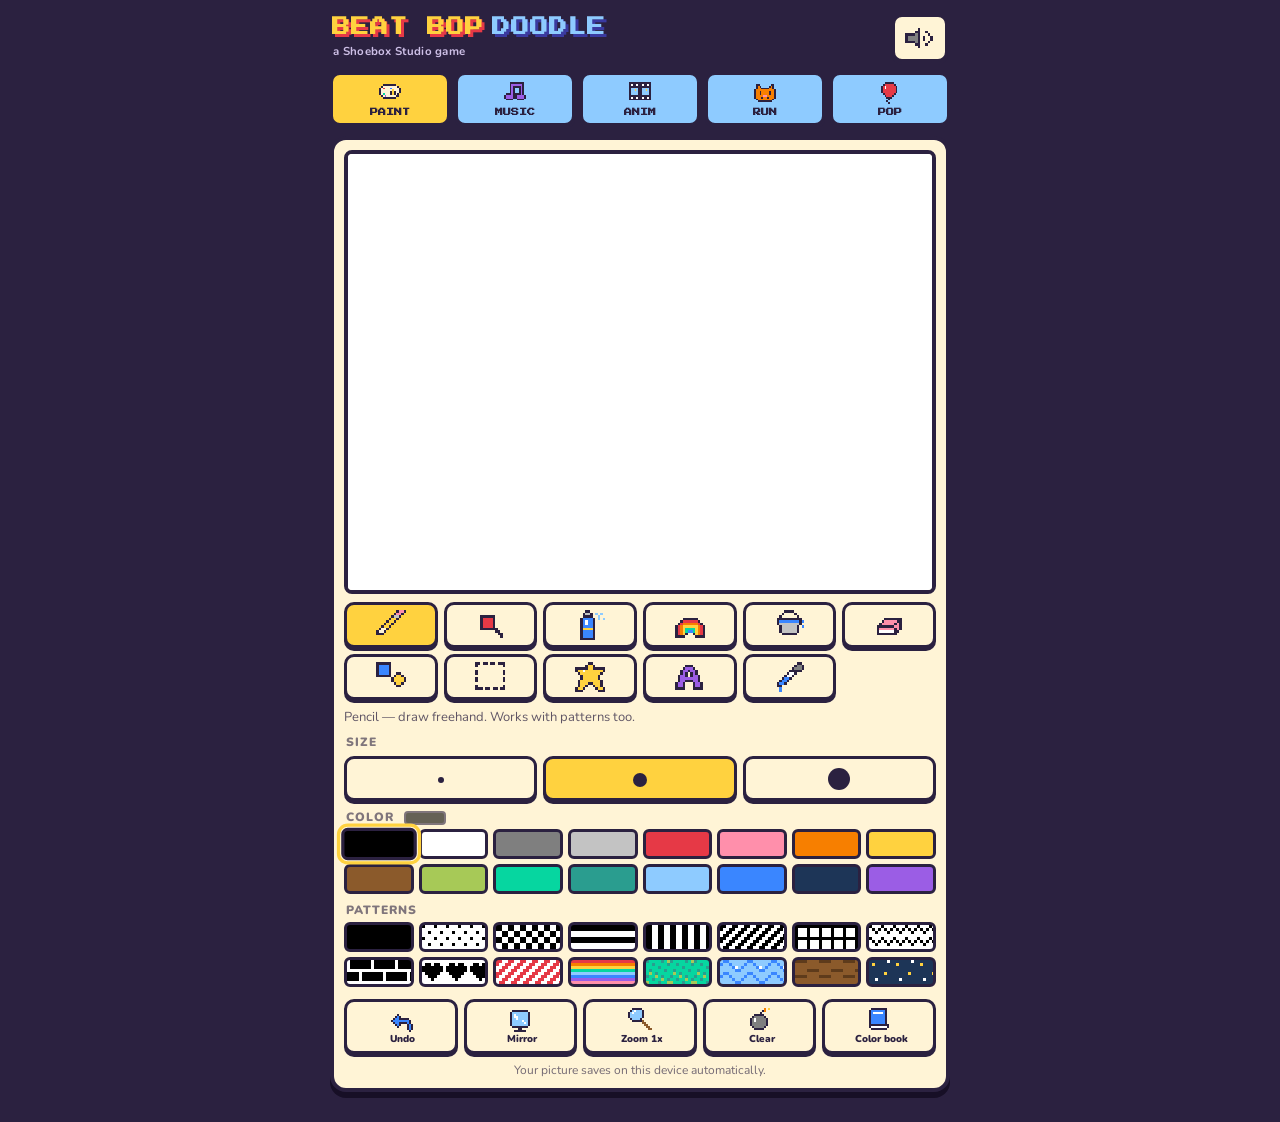
<file: beat-bop-doodle/index.html>
<!DOCTYPE html>
<html lang="en">
<head>
<meta charset="utf-8">
<meta name="color-scheme" content="light">
<meta name="viewport" content="width=device-width,initial-scale=1,maximum-scale=1">
<title>Beat Bop Doodle</title>
<!-- In-game copy for Shoebox Studio (opens from the console in the house). No manifest or service worker here on purpose:
     it runs inside the game in a frame, and a service worker in this subfolder could serve stale copies after a big update.
     The working copy lives in the beat-bop-doodle repo. Only refresh this file on a big update. -->
<meta name="theme-color" content="#2b2140">
<meta name="apple-mobile-web-app-capable" content="yes">
<link href="https://fonts.googleapis.com/css2?family=Press+Start+2P&family=Nunito:wght@700;900&display=swap" rel="stylesheet">
<style>
*{box-sizing:border-box;-webkit-tap-highlight-color:transparent}
html,body{margin:0;background:#2b2140;color:#2b2140;font-family:Nunito,system-ui,sans-serif;touch-action:manipulation}
body{max-width:640px;margin:0 auto;padding:10px 10px 30px}
header{display:flex;align-items:center;justify-content:space-between;margin:4px 2px 10px}
h1{font-family:'Press Start 2P',monospace;font-size:18px;margin:0;color:#ffd23f;text-shadow:3px 3px 0 #e63946;letter-spacing:1px}
h1 span{color:#8ecbff;text-shadow:3px 3px 0 #3a3aa0;margin-left:8px}
.sbs{margin:7px 0 0 1px;font-size:11.5px;font-weight:700;color:#cdbfe6;letter-spacing:.3px}.sbs a{color:#ffd23f;text-decoration:underline;text-underline-offset:2px}
button{font:inherit;font-weight:900;border:3px solid #2b2140;border-radius:10px;background:#fff4d6;color:#2b2140;padding:8px 10px;cursor:pointer;box-shadow:0 3px 0 #2b2140;user-select:none}
button:active{transform:translateY(2px);box-shadow:0 1px 0 #2b2140}
button.on{background:#ffd23f}
#mute{font-size:18px;padding:6px 10px}
nav{display:grid;grid-template-columns:repeat(3,1fr);gap:8px;margin-bottom:10px}
nav button{font-family:'Press Start 2P',monospace;font-size:10px;padding:9px 2px;background:#8ecbff}
nav button.on{background:#ffd23f}
.panel{display:none;background:#fff4d6;border:4px solid #2b2140;border-radius:16px;padding:10px;box-shadow:0 6px 0 #170f26}
.panel.on{display:block}
.canvasWrap{border:4px solid #2b2140;border-radius:8px;overflow:hidden;background:#fff;line-height:0}
#pc{width:100%;aspect-ratio:4/3;image-rendering:pixelated;touch-action:none;display:block;cursor:crosshair}
.row{display:flex;flex-wrap:wrap;gap:6px;margin-top:8px}
.tools button{padding:5px 0;flex:1 1 0;min-width:44px}
.palette{display:grid;grid-template-columns:repeat(8,1fr);gap:5px}
.sw{height:30px;padding:0;border-radius:6px;box-shadow:none;border:3px solid #2b2140}
.sw.on{outline:3px solid #ffd23f;outline-offset:1px;transform:scale(1.08)}
#sizes button{flex:1}
.stamps{display:grid;grid-template-columns:repeat(8,1fr);gap:5px}
.stamps button{padding:4px 0}
.hidden{display:none!important}
img.px{image-rendering:pixelated;vertical-align:middle;pointer-events:none}
button img.px+*{margin-left:4px}
.label{font-size:12px;font-weight:900;opacity:.6;margin:8px 2px -2px;text-transform:uppercase;letter-spacing:1px}
.actions button{flex:1}
.shake{animation:shake .45s}
@keyframes shake{0%,100%{transform:none}20%{transform:translate(-6px,3px) rotate(-1deg)}40%{transform:translate(6px,-3px) rotate(1deg)}60%{transform:translate(-4px,2px)}80%{transform:translate(4px,-2px)}}
/* music */
#staffWrap{overflow-x:auto;border:4px solid #2b2140;border-radius:8px;background:#fffdf6;padding:6px 0;-webkit-overflow-scrolling:touch}
#staff{display:grid;grid-template-columns:repeat(32,40px);grid-auto-rows:24px;width:max-content;position:relative}
.cell{position:relative;display:flex;align-items:center;justify-content:center;font-size:22px;cursor:pointer;user-select:none}
.cell.bar{border-left:2px dashed #e7d9b0}
.cell.line::before{content:'';position:absolute;left:0;right:0;top:50%;height:2px;background:#2b2140;opacity:.7}
.cell.ledger::before{content:'';position:absolute;left:8px;right:8px;top:50%;height:2px;background:#2b2140;opacity:.25}
.cell span{position:relative;z-index:1;line-height:1}
.cell.play{background:rgba(255,210,63,.45)}
.cell.pop span{animation:pop .25s}
@keyframes pop{50%{transform:scale(1.5) translateY(-4px)}}
#inst button{padding:4px 0;flex:1 1 0;min-width:38px}
.ctrl{align-items:center}
.ctrl input{flex:1;accent-color:#e63946}
#bpmTxt{font-family:'Press Start 2P',monospace;font-size:10px;min-width:62px}
/* swat */
#swWrap{position:relative;border:4px solid #2b2140;border-radius:8px;overflow:hidden;line-height:0}
#sc{width:100%;aspect-ratio:3/4;touch-action:none;display:block;background:#8ecbff;cursor:pointer}
#over{position:absolute;inset:0;display:flex;flex-direction:column;align-items:center;justify-content:center;gap:14px;background:rgba(43,33,64,.78);color:#fff;text-align:center;line-height:1.4;padding:20px}
#over h2{font-family:'Press Start 2P',monospace;font-size:18px;color:#ffd23f;margin:0;text-shadow:3px 3px 0 #e63946}
#over p{margin:0;font-size:15px}
#over button{font-family:'Press Start 2P',monospace;font-size:13px;padding:14px 18px;background:#ffd23f}
.tip{font-size:12px;opacity:.65;margin:8px 2px 0;text-align:center}
nav{grid-template-columns:repeat(5,1fr)!important;gap:5px!important}
nav button{font-size:8px!important;padding:7px 1px!important;display:flex;flex-direction:column;align-items:center;gap:4px}
#pcWrap{overflow:auto;aspect-ratio:4/3;position:relative;line-height:0}
#pcInner{position:relative;width:100%}
#pc{width:100%;aspect-ratio:4/3;image-rendering:pixelated;touch-action:none;display:block}
#po,#pon{position:absolute;left:0;top:0;width:100%;height:100%;pointer-events:none;image-rendering:pixelated}
#pon{mix-blend-mode:multiply}
.tools{display:grid;grid-template-columns:repeat(6,1fr);gap:6px;margin-top:8px}
.tools button{padding:5px 0}
.ctx{margin-top:8px;display:flex;flex-wrap:wrap;gap:6px;align-items:center}
.ctx:empty{display:none}
.hint{font-size:13px;opacity:.75;flex-basis:100%}
.seg{display:flex;gap:4px;flex:1 1 45%}
.seg button{flex:1;padding:6px 2px;font-size:13px}
.ctx>button{flex:1 1 auto;font-size:13px;padding:7px 8px}
.ctx input[type=text]{flex:1;font:inherit;font-size:16px;padding:8px;border:3px solid #2b2140;border-radius:10px;min-width:0;background:#fff}
.stampGrid{display:grid;grid-template-columns:repeat(9,1fr);gap:4px;flex-basis:100%}
.stampGrid button{padding:3px 0;min-width:0}
.palette{display:grid;grid-template-columns:repeat(8,1fr);gap:5px;margin-top:6px}
.pat{background-size:24px 24px;image-rendering:pixelated}
.cur{display:inline-block;width:42px;height:14px;border:2px solid #2b2140;border-radius:4px;vertical-align:middle;margin-left:6px;background-size:12px 12px;image-rendering:pixelated}
.acts{display:grid;grid-template-columns:repeat(5,1fr);gap:6px;margin-top:12px}
.acts button{display:flex;flex-direction:column;align-items:center;gap:2px;padding:6px 1px}
.acts small{font-size:10px;line-height:1.1}
.wipes button{flex:1 1 30%;font-size:13px}
#sizes button{flex:1;min-height:40px}
.dot{display:inline-block;background:#2b2140;border-radius:50%;vertical-align:middle}
.framebar{display:flex;gap:6px;align-items:center;background:#ffd23f;border:3px solid #2b2140;border-radius:10px;padding:6px;margin-bottom:8px;font-weight:900;font-size:13px}
.framebar span{flex:1}.framebar button{padding:6px 8px;font-size:12px}
.modal{position:fixed;inset:0;background:rgba(23,15,38,.85);display:flex;justify-content:center;align-items:flex-start;overflow:auto;z-index:20;padding:14px}
.box{background:#fff4d6;border:4px solid #2b2140;border-radius:16px;padding:12px;width:100%;max-width:520px}
.box h3{font-family:'Press Start 2P',monospace;font-size:14px;margin:4px 0 8px}
.sub{margin:0 0 8px;font-size:13px}
.pics{display:grid;grid-template-columns:1fr 1fr;gap:8px;margin-bottom:10px}
.pics button{padding:4px;display:flex;flex-direction:column;gap:4px;align-items:center;font-size:12px}
.pics img{width:100%;image-rendering:pixelated;border:2px solid #2b2140;border-radius:4px;background:#fff}
.slots{display:grid;grid-template-columns:repeat(8,1fr);gap:4px;margin:6px 0 10px}
.slots button{padding:2px;height:38px;min-width:0}
#smGrid{display:grid;grid-template-columns:repeat(16,1fr);border:3px solid #2b2140;touch-action:none;background:repeating-conic-gradient(#ddd 0 25%,#fff 0 50%) 0 0/14px 14px;aspect-ratio:1}
#smGrid div{border-right:1px solid rgba(0,0,0,.08);border-bottom:1px solid rgba(0,0,0,.08)}
.clear-sw{background:repeating-conic-gradient(#ccc 0 25%,#fff 0 50%) 0 0/10px 10px!important}
#smModal .row button{flex:1;font-size:13px}
#staffWrap{overflow-x:auto;overflow-y:hidden;border:4px solid #2b2140;border-radius:8px;background:#e8f6f3;padding:0;line-height:0}
#staffSpace{position:relative}
#staff{position:sticky;left:0;display:block;touch-action:pan-x}
#accRow button{flex:1;font-size:13px}
.ctrl input[type=range]{flex:1}
.chk{font-weight:900;font-size:14px;display:flex;align-items:center;gap:4px}
.frames{display:grid;grid-template-columns:repeat(3,1fr);gap:8px;margin-top:8px}
.frames button{padding:4px;display:flex;flex-direction:column;align-items:center;gap:2px;font-size:11px}
.frames button.cur{background:#ffd23f}
.frames canvas{width:100%;border:2px solid #2b2140;border-radius:4px;image-rendering:pixelated;background:#fff}
#acv{width:100%;aspect-ratio:4/3;image-rendering:pixelated;display:block}
#fcount button{flex:1}
.gameWrap{position:relative;border:4px solid #2b2140;border-radius:8px;overflow:hidden;line-height:0}
#rc{width:100%;aspect-ratio:4/3;display:block;touch-action:none}
.over{position:absolute;inset:0;display:flex;flex-direction:column;align-items:center;justify-content:center;gap:10px;background:rgba(43,33,64,.82);color:#fff;text-align:center;line-height:1.4;padding:14px}
.over h2{font-family:'Press Start 2P',monospace;font-size:16px;color:#ffd23f;margin:0;text-shadow:3px 3px 0 #e63946}
.over p{margin:0;font-size:14px}
.over>button{font-family:'Press Start 2P',monospace;font-size:13px;padding:12px 18px;background:#ffd23f}
#runnerPick{justify-content:center}#runnerPick button{padding:3px 5px}
.jump{width:100%;margin-top:10px;padding:18px;font-family:'Press Start 2P',monospace;font-size:16px;background:#e63946;color:#fff;touch-action:none}
.toast{position:fixed;left:50%;bottom:24px;transform:translateX(-50%);background:#2b2140;color:#ffd23f;padding:10px 14px;border-radius:10px;font-weight:900;z-index:30;max-width:90vw;text-align:center;border:3px solid #ffd23f}
#inst{display:grid;grid-template-columns:repeat(6,1fr);gap:5px}#inst button{min-width:0;padding:4px 0}
.learnBtn{width:100%;margin-bottom:8px;background:#ffd23f;font-size:16px;display:flex;align-items:center;justify-content:center;gap:8px}
.seg2{display:flex;flex-wrap:wrap;gap:5px}.seg2 button{flex:1 1 auto;font-size:12px;padding:6px 6px}
#keyRow select,#keyRow{align-items:center}#keyRow select{font:inherit;font-weight:900;padding:6px;border:3px solid #2b2140;border-radius:8px;background:#fff}
.drawer{margin-top:10px;border:3px solid #2b2140;border-radius:12px;padding:8px;background:#fffdf6}
.drawer summary{font-weight:900;cursor:pointer}
.drawer input[type=text],.drawer textarea{flex:1;font:inherit;font-size:15px;padding:8px;border:3px solid #2b2140;border-radius:10px;min-width:0;width:100%;box-sizing:border-box;background:#fff}
.drawer textarea{font-family:monospace;font-size:12px;margin-top:6px}
.songItem{display:flex;gap:6px;align-items:center;margin-top:6px}.songItem span{flex:1;font-weight:900;overflow:hidden;text-overflow:ellipsis;white-space:nowrap}.songItem button{padding:5px 10px;font-size:13px}
.lessonList{display:flex;flex-direction:column;gap:6px}.lessonList button{text-align:left;font-size:15px}.lessonList small{opacity:.6;font-weight:700}
#learnBody h4{font-family:'Press Start 2P',monospace;font-size:12px;margin:10px 0 6px;line-height:1.5}
#learnBody .back{font-size:12px;padding:5px 9px}
.analogy{background:#fff;border:3px dashed #9b5de5;border-radius:10px;padding:8px 10px;margin:6px 0;font-size:15px;line-height:1.4}
canvas.mini{width:100%;display:block;border:3px solid #2b2140;border-radius:8px;margin:6px 0;background:#fffdf6}
.lbl{font-weight:900;margin-top:8px}.ck{margin:4px 0 8px;padding-left:22px;line-height:1.45}
.ltab{border-collapse:collapse;width:100%;font-size:14px;margin:4px 0 8px;background:#fff}.ltab td,.ltab th{border:2px solid #2b2140;padding:4px 6px;text-align:center}.ltab th{background:#ffd23f}
.qhead{font-weight:900;margin:8px 0 2px;opacity:.7}.qtext{font-size:18px;font-weight:900;margin:8px 0}
.opts{display:grid;grid-template-columns:1fr 1fr;gap:6px}.opts button{font-size:15px;padding:10px 4px}
.opts button.right{background:#06d6a0}.opts button.wrong{background:#e63946;color:#fff}
#qhear{margin-top:8px}
.whyBox{margin:10px 0 8px;padding:8px 10px;border-radius:10px;border:3px solid #2b2140;line-height:1.4}.whyBox.ok{background:#d8f8ec}.whyBox.no{background:#ffe0e3}
.qdone{text-align:center}.qdone h4{font-size:22px!important}#learnBody>button{margin:4px}
.worlds{display:grid;grid-template-columns:repeat(3,1fr);gap:6px;margin-top:6px}.worlds button{display:flex;align-items:center;gap:6px;padding:6px;font-size:13px}
.artGrid{display:grid;grid-template-columns:repeat(3,1fr);gap:6px;margin-top:6px}
.artGrid button{position:relative;display:flex;flex-direction:column;align-items:center;gap:3px;padding:6px 4px;font-size:12px;text-transform:capitalize}
.artGrid canvas{width:100%;border:2px solid #2b2140;border-radius:4px;background:#fff}
.artGrid i{position:absolute;top:-6px;right:-6px;background:#e63946;color:#fff;border:2px solid #2b2140;border-radius:50%;width:22px;height:22px;font-style:normal;font-size:12px;line-height:18px}
.drawThis{font-family:'Press Start 2P',monospace;font-size:11px;color:#e63946}
.framebar small{font-weight:700;font-size:12px}
:root{color-scheme:light}input,textarea,select{color:#2b2140!important;-webkit-text-fill-color:#2b2140!important;caret-color:#e63946;opacity:1}input::placeholder,textarea::placeholder{color:#8a7fa0!important;-webkit-text-fill-color:#8a7fa0!important}

.barTools{margin-top:8px;border:3px solid #9b5de5;border-radius:12px;padding:8px;background:#f6efff}
.barHead{display:flex;align-items:center;gap:8px;margin-bottom:6px}.barHead span{flex:1;text-align:center;font-weight:900}.barHead button{padding:6px 14px}
.barTools .seg2+.hint{margin-top:8px}.barTools button:disabled{opacity:.35}
.ovl{flex:1;font-size:13px}
#songView{width:100%;display:block;border:3px solid #2b2140;border-radius:8px;cursor:pointer}
#inst{display:grid;grid-template-columns:repeat(6,1fr);gap:5px}#inst button{min-width:0;padding:4px 0}#modeHint{margin-top:8px}#heroNote{margin-top:6px}</style>
</head>
<body>
<header><div><h1>BEAT BOP<span>DOODLE</span></h1><p class="sbs">a Shoebox Studio game</p></div><button id="mute" aria-label="Sound on/off"></button></header>
<nav id="tabs">
  <button data-tab="paint" class="on" data-i="palette">PAINT</button>
  <button data-tab="music" data-i="note">MUSIC</button>
  <button data-tab="anim" data-i="film">ANIM</button>
  <button data-tab="run" data-i="cat">RUN</button>
  <button data-tab="swat" data-i="balloon">POP</button>
</nav>

<section id="paint" class="panel on">
  <div id="frameBar" class="framebar hidden"><span id="frameTxt"></span><button id="copyPrev">Copy last</button><button id="frameDone">Done ✓</button></div>
  <div class="canvasWrap" id="pcWrap"><div id="pcInner"><canvas id="pc" width="256" height="192"></canvas><canvas id="pon" width="256" height="192"></canvas><canvas id="po" width="256" height="192"></canvas></div></div>
  <div class="tools" id="tools"></div>
  <div id="ctx" class="ctx"></div>
  <div class="label" id="sizeLab">Size</div>
  <div class="row" id="sizes"></div>
  <div class="label">Color <span id="curSw" class="cur"></span></div>
  <div class="palette" id="pal"></div>
  <div class="label">Patterns</div>
  <div class="palette" id="pats"></div>
  <div class="acts">
    <button id="undo" data-i="undo"><small>Undo</small></button>
    <button id="mirror" data-i="mirror"><small>Mirror</small></button>
    <button id="zoomBtn" data-i="zoom"><small id="zoomTxt">Zoom 1x</small></button>
    <button id="bomb" data-i="bomb"><small>Clear</small></button>
    <button id="bookBtn" data-i="book"><small>Color book</small></button>
  </div>
  <div class="row wipes hidden" id="wipes"></div>
  <div class="tip">Your picture saves on this device automatically.</div>
</section>

<section id="music" class="panel">
  <button id="learnBtn" class="learnBtn" data-i="book"> Learn to read music</button>
  <div id="staffWrap"><div id="staffSpace"><canvas id="staff"></canvas></div></div>
  <div class="row seg2" id="ovRow"></div>
  <div class="row hidden" id="keyRow"><span class="chk">Key:</span><select id="keyRoot"></select><select id="keyScale"></select><span class="hint" style="flex-basis:auto">green rows = in the key</span></div>
  <div class="label">Pick a sound</div>
  <div class="row" id="inst"></div>
  <div class="label">What a tap places</div>
  <div class="row seg2" id="modeRow"></div>
  <div class="row seg2 hidden" id="chordOpts"></div>
  <div class="row seg2 hidden" id="scaleOpts"></div>
  <div class="hint" id="modeHint"></div>
  <div id="barTools" class="barTools hidden"></div>
  <div class="row"><button id="ovlBtn" class="ovl">Overlap: off</button></div>
  <div class="row" id="accRow"><button data-a="">♮ Natural</button><button data-a="#">♯ Sharp</button><button data-a="b">♭ Flat</button></div>
  <div class="row ctrl"><button id="playBtn" style="min-width:92px">▶ Play</button><span class="chk">Play</span><div class="seg2" id="timesRow" style="flex:1;display:flex;gap:4px"></div></div>
  <div class="row ctrl"><span id="bpmTxt" class="chk">120 BPM</span><input id="bpm" type="range" min="40" max="300" value="120"></div>
  <div class="row ctrl"><span class="chk">Length</span><button id="lenMinus">−</button><span id="lenTxt" class="chk">32 steps</span><button id="lenPlus">+</button></div>
  <details class="drawer"><summary>💾 Save &amp; load songs</summary>
    <div class="row"><input type="text" id="songName" maxlength="30" placeholder="Song name"><button id="saveSongBtn">Save</button></div>
    <div id="songList"></div>
    <div class="label">Song code (to back up or share)</div>
    <textarea id="codeBox" rows="3" placeholder="Paste a song code here…"></textarea>
    <div class="row"><button id="copyCode">Copy code</button><button id="loadCode">Load code</button></div>
  </details>
  <div class="row actions"><button id="wholeBtn" data-i="note"> Whole song</button><button id="readSheet" data-i="sheet"> Read sheet music</button></div>
  <input type="file" id="sheetFile" accept=".mid,.midi,.musicxml,.xml,audio/midi,audio/x-midi" class="hidden">
  <div class="row actions"><button id="demo" data-i="dice"> Demo song</button><button id="clearSong" data-i="trash"> Clear song</button></div>
  <div class="tip">Read sheet music opens MIDI (.mid) or MusicXML (.musicxml) files. Swipe the staff sideways to scroll.</div>
</section>

<section id="anim" class="panel">
  <div class="canvasWrap"><canvas id="acv" width="256" height="192"></canvas></div>
  <div class="row ctrl"><button id="aPlay" style="min-width:92px">▶ Play</button><span id="fpsTxt">6 FPS</span><input id="fps" type="range" min="2" max="12" value="6"></div>
  <label class="chk" style="margin-top:8px"><input type="checkbox" id="aMusic"> Play my song from the Music tab too</label>
  <div class="label">Frames</div>
  <div class="row" id="fcount"></div>
  <div class="frames" id="frames"></div>
  <div class="tip">Tap a frame to draw it with all the paint tools. The frame before it shows faintly so you can line things up.</div>
</section>

<section id="run" class="panel">
  <div id="runWrap" class="gameWrap"><canvas id="rc"></canvas>
    <div id="rOver" class="over"><h2>DRAW &amp; RUN</h2>
      <p>Player 1 presses JUMP.<br>Player 2 draws bridges and ramps to get the runner to the flag!<br>Playing solo? Do both.</p>
      <button id="rStart">START</button></div></div>
  <button id="jumpBtn" class="jump">JUMP ▲</button>
  <div class="label">World</div>
  <div class="worlds" id="worldPick"></div>
  <div class="label">Build your world — tap one to DRAW THIS</div>
  <div class="artGrid" id="artGrid"></div>
  <label class="chk" style="margin-top:8px"><input type="checkbox" id="useArt" checked> Use my drawings in the game</label>
  <div class="label">Runner</div>
  <div class="row" id="runnerPick"></div>
  <div class="hint hidden" id="heroNote">Your drawn hero is being used. Untick “Use my drawings” to pick one of these.</div>
  <div class="tip">Some gaps are too wide and some ledges too high — you have to draw! Jump on bad guys to beat them. Ink refills over time and with coins.</div>
</section>
<section id="swat" class="panel">
  <div id="swWrap">
    <canvas id="sc"></canvas>
    <div id="over">
      <h2>PAINT POP</h2>
      <p>Pop only the balloons that match<br>the target color at the top!<br>Wrong color = lose 2 seconds.<br>Every 4th wave: the GIANT BALLOON.</p>
      <p id="best"></p>
      <button id="startSwat">START</button>
    </div>
  </div>
</section>
<div id="bookModal" class="modal hidden"><div class="box"><h3>COLORING BOOK</h3><p class="sub">Pick a page. It replaces your picture — Undo brings it back.</p><div class="pics" id="pics"></div><button id="bookClose">Close</button></div></div>
<div id="smModal" class="modal hidden"><div class="box"><h3>STAMP MAKER</h3><div class="label">Your 15 stamp slots</div><div class="slots" id="smSlots"></div><div id="smGrid"></div><div class="palette" id="smPal"></div><div class="row"><button id="smClear">Clear</button><button id="smFlip">Flip ↔</button><button id="smSave">Save &amp; use</button><button id="smClose">Close</button></div></div></div>
<div id="learnModal" class="modal hidden"><div class="box"><div class="row" style="margin:0 0 6px;align-items:center"><h3 style="flex:1;margin:0">LEARN MUSIC</h3><button id="learnClose">Close</button></div><div id="learnBody"></div></div></div>
<div id="songModal" class="modal hidden"><div class="box"><div class="row" style="margin:0 0 6px;align-items:center"><h3 style="flex:1;margin:0">WHOLE SONG</h3><button id="songClose">Close</button></div><p class="sub">Tap a bar to jump to it.</p><canvas id="songView"></canvas></div></div>
<div id="toast" class="toast hidden"></div>

<script>
/* ---------- pixel art ---------- */
const PAL={k:'#2b2140',w:'#ffffff',r:'#e63946',p:'#ff8fab',o:'#f77f00',y:'#ffd23f',b:'#3a86ff',l:'#8ecbff',g:'#06d6a0',d:'#2a9d8f',n:'#8b5a2b',v:'#9b5de5',s:'#c3c3c3',a:'#7f7f7f',c:'#fff4d6'};
const SPR={
star:[".....kk.....","....kyyk....","kkkkkyykkkkk","kyywyyyyyyyk",".kyyyyyyyyk.","..kyyyyyyk..","..kyyyyyyk..",".kyyyyyyyyk.",".kyyykkyyyk.",".kyyk..kyyk.","kyyk....kyyk","kkk......kkk"],
heart:["............",".kkk....kkk.","krrrk..krrrk","krwrrkkrrrrk","krwrrrrrrrrk","krrrrrrrrrrk",".krrrrrrrrk.","..krrrrrrk..","...krrrrk...","....krrk....",".....kk.....","............"],
flower:["...kkkkkk...","..kppkkppk..",".kpppkkpppk.",".kppkyykppk.",".kkkyyyykkk.",".kppkyykppk.",".kpppkkpppk.","..kppkkppk..","...kkggkk...","..kggkgk....","...kkkgk....",".....kk....."],
cat:["............",".kk......kk.",".kok....kok.",".kookkkkook.","kooooooooook","kookooookook","kookooookook","kooooppooook","koookookoook",".kooooooook.","..kkkkkkkk..","............"],
fish:["............","............","..kkkkkk....",".kbbbbbbk.kk","kbkbblbbbkbk","kbbbbbbbbbbk","kbbblbbbbkbk",".kbbbbbbk.kk","..kkkkkk....","............","............","............"],
sun:[".....oo.....",".o...oo...o.","..o.kkkk.o..","...kyyyyk...","..kyyyyyyk..","ookykyykyoo","ookyyyyyykoo","..kykyykyk..","...kykkyk...","..o.kkkk.o..",".o...oo...o.",".....oo....."],
tree:["....kkkk....","..kkggggkk..",".kggggdgggk.","kggdggggggdk","kgggggggdggk","kgdggggggggk",".kgggggdggk.","..kkknnkkk..","....knnk....","....knnk....","...knnnnk...","...kkkkkk..."],
ghost:["...kkkkkk...","..kwwwwwwk..",".kwwwwwwwwk.",".kwkkwwkkwk.",".kwkkwwkkwk.","kwwwwwwwwwwk","kwwwwkkwwwwk","kwwwwkkwwwwk","kwwwwwwwwwwk","kwwwwwwwwwwk","kwwkwwwwkwwk","kk.kk..kk.kk"],
rocket:[".....kk.....","....kwwk....","...kwwwwk...","...kwbbwk...","...kwbbwk...","...kwwwwk...","..kkwwwwkk..",".krkwwwwkrk.",".krkwwwwkrk.",".kkkkkkkkkk.","....kook....",".....yy....."],
house:[".....kk.....","....krrk....","...krrrrk...","..krrrrrrk..",".krrrrrrrrk.","kkkkkkkkkkkk",".kcccccccck.",".kllccknnck.",".kllccknnck.",".kccccknnck.",".kkkkkkkkkk.","............"],
bug:["............","..k.kkkk.k..","...kkkkkk...",".krrrkkrrrk.","krkrrkkrrkrk","krrrrkkrrrrk","krrkrkkrkrrk","krrrrkkrrrrk",".krrrkkrrrk.","..kkkkkkkk..","............","............"],
dog:["............","kkk......kkk","knnkkkkkknnk","knnccccccnnk","knnckcckcnnk","knnccccccnnk",".kncckkccnk.","..kcccccck..","..kccppcck..","...kkkkkk...","............","............"],
bird:["............","............","....kkkk....","...kbbbbk...","..kbbbbkwk..",".kbbbbbbbkok","kbllbbbbbbk.","kblllbbbbbk.",".kbllbbbbk..","..kkkkkkk...","....o..o....","....o..o...."],
frog:["............","..kk....kk..",".kwkk..kkwk.",".kggggggggk.","kggggggggggk","kgkggggggkgk","kggkkkkkkggk","kggggggggggk",".kggggggggk.","kggk....kggk","kkkk....kkkk","............"],
bell:["............",".....kk.....","....kyyk....","...kyyyyk...","..kywyyyyk..","..kywyyyyk..","..kyyyyyyk..",".kyyyyyyyyk.","kyyyyyyyyyyk","kkkkkkkkkkkk",".....kk.....",".....oo....."],
drum:["kn........nk",".kn......nk.","..kkkkkkkk..",".kwwwwwwwwk.","kwwwwwwwwwwk","kkwwwwwwwwkk","krkkkkkkkkrk","kryrryrryrrk","krryrryrryrk","krrrrrrrrrrk",".kkkkkkkkkk.","............"],
piano:["............","............","kkkkkkkkkkkk","kwkwkwwkwkwk","kwkwkwwkwkwk","kwkwkwwkwkwk","kwwkwwkwwkwk","kwwkwwkwwkwk","kwwkwwkwwkwk","kkkkkkkkkkkk","............","............"],
pencil:["........kppk",".......kppk.","......kssk..",".....kyyk...","....kyyk....","...kyyk.....","..kyyk......",".kcck.......","kcck........","kkk.........","............","............"],
spray:["....kk......","...kssk.l.l.","...kkkk..l..","..kbbbbk.l.l","..kbwbbk....","..kbwbbk....","..kbbbbk....","..kyyyyk....","..kbbbbk....","..kbbbbk....","..kbbbbk....","..kkkkkk...."],
rainbow:["............","............","............","...kkkkkk...","..krrrrrrk..",".kroooooork.","kroyyyyyyork","kroyggggyork","kroygbbgyork","kroyk..kyork","kkkk....kkkk","............"],
bucket:["....kkkk....","...k....k...","..k......k..",".kkkkkkkkkk.",".kbbbbbbbbkb",".kssssssssk.","..kssssssk.b","..kssssssk..","..kssssssk..","...kkkkkk...","............","............"],
eraser:["............","............","............","....kkkkkkk.","...kpppppkk.","..kpppppkpk.",".kkkkkkkppk.",".kppppppkpk.",".kwwwwwwkk..",".kkkkkkkk...","............","............"],
palette:["............","..kkkkkkk...",".kcccccccck.","kcrcccbcccck","kccccccyccck","kccccck.kcck","kcgccck.kck.",".kcvccccckk.","..kkkkkkk...","............","............","............"],
note:["...kkkkkkkk.","...kvvvvvvk.","...kvkkkkvk.","...kvk..kvk.","...kvk..kvk.","...kvk..kvk.",".kkkvkkkkvk.","kvvvvkkvvvvk","kvvvvkkvvvvk",".kkkk..kkkk.","............","............"],
balloon:["...kkkkk....","..krrrrrk...",".krwrrrrrk..",".krwrrrrrk..",".krrrrrrrk..",".krrrrrrrk..","..krrrrrk...","...krrrk....","....kkk.....",".....k......","....k.......",".....k......"],
sound:["............","............",".....k......","....kk..k...","kkkkak...k..","kaaaak.k..k.","kaaaak.k..k.","kkkkak...k..","....kk..k...",".....k......","............","............"],
mute:["............","............",".....k......","....kk......","kkkkak.r..r.","kaaaak..rr..","kaaaak..rr..","kkkkak.r..r.","....kk......",".....k......","............","............"],
bomb:["........o.y.",".......ko...","......k.....","...kkkkk....","..kaaaaak...",".kawaaaaak..",".kawaaaaak..",".kaaaaaaak..",".kaaaaaaak..","..kaaaaak...","...kkkkk....","............"],
trash:["............","....kkkk....",".kkkkkkkkkk.",".kssssssssk.",".kkkkkkkkkk.","..kswswswk..","..kswswswk..","..kswswswk..","..kswswswk..","..kswswswk..","..kkkkkkkk..","............"],
dice:["............",".kkkkkkkkk..",".kwwwwwwwk..",".kwkwwwwwk..",".kwwwwwwwk..",".kwwwkwwwk..",".kwwwwwwwk..",".kwwwwwkwk..",".kwwwwwwwk..",".kkkkkkkkk..","............","............"],
undo:["............","............","............","....k.......","...kbk......","..kbbkkkkk..",".kbbbbbbbbk.","..kbbkkkkbk.","...kbk...kbk","....k....kbk",".........kbk","..........k."],
mirror:["............","..kkkkkkkk..",".kllllllllk.",".klwllllllk.",".klwwlllllk.",".kllwlllllk.",".klllllwllk.",".kllllllwlk.",".kllllllllk.","..kkkkkkkk..",".....kk.....","...kkkkkk..."]
};
const COLORS=['#000000','#ffffff','#7f7f7f','#c3c3c3','#e63946','#ff8fab','#f77f00','#ffd23f','#8b5a2b','#a7c957','#06d6a0','#2a9d8f','#8ecbff','#3a86ff','#1d3557','#9b5de5'];
COLORS.forEach((c,i)=>PAL[i.toString(16).toUpperCase()]=c);
const SPR_CACHE={};
function sprCanvas(name){
  if(SPR_CACHE[name])return SPR_CACHE[name];
  const rows=SPR[name],n=rows.length,S=4,cv=document.createElement('canvas');cv.width=n*S;cv.height=n*S;const g=cv.getContext('2d');
  rows.forEach((row,y)=>[...row].forEach((ch,x)=>{if(PAL[ch]){g.fillStyle=PAL[ch];g.fillRect(x*S,y*S,S,S);}}));
  cv.url=cv.toDataURL();return SPR_CACHE[name]=cv;
}
function ico(name,size){return `<img class="px" src="${sprCanvas(name).url}" width="${size||26}" height="${size||26}" alt="">`;}
Object.assign(SPR,{
pixel:["............","............","..kkkkkk....","..krrrrk....","..krrrrk....","..krrrrk....","..krrrrk....","..kkkkkkk...","........kk..",".........kk.","..........k.","............"],
shape:["kkkkkk......","kbbbbk......","kbbbbk......","kbbbbk......","kbbbbk..kk..","kkkkkk.kyyk.","......kyyyyk","......kyyyyk",".......kyyk.","........kk..","............","............"],
select:["kk.kk.kk.kkk","k..........k","............","k..........k","k..........k","............","k..........k","k..........k","............","k..........k","kkk.kk.kk.kk","............"],
eyedrop:[".........kk.","........kaak",".......kaaak","......kkkkk.",".....kwwk...","....kwwk....","...kbbk.....","..kbbk......",".kbbk.......",".kk.........","..b.........","..b........."],
text:["............","....kkk.....","...kvvvk....","..kvvkvvk...","..kvk.kvk...",".kvvk.kvvk..",".kvvvvvvvk..",".kvvkkkvvk..","kvvk...kvvk.","kvvk...kvvk.","kkkk...kkkk.","............"],
hand:["...kk.kk....","..kcckcck...","..kcckcckkk.","kkkcckcckck.","kckcckcckck.","kckccccccck.","kcccccccccck",".kccccccccck",".kcccccccck.","..kcccccck..","...kkkkkk...","............"],
zoom:["..kkkkk.....",".klwlllk....","klwllllk....","kllllllk....","kllllllk....",".kllllk.....","..kkkkkn....",".......nn...","........nn..",".........nn.","..........nn","............"],
book:["..kkkkkkkk..",".kbbbbbbbk..",".kbwwwwwbk..",".kbbbbbbbk..",".kbbbbbbbk..",".kbbbbbbbk..",".kbbbbbbbk..",".kbbbbbbbk..",".kkkkkkkkkk.",".kwwwwwwwwk.","..kkkkkkkk..","............"],
film:["kkkkkkkkkkkk","kwkkwkkwkkwk","kkkkkkkkkkkk","kllllkkllllk","kllylkkllylk","kllllkkllllk","kllllkkllllk","kkkkkkkkkkkk","kwkkwkkwkkwk","kkkkkkkkkkkk","............","............"],
sheet:[".kkkkkkkk...",".kwwwwwwkk..",".kwwwwwwwkk.",".kaaaaaaaak.",".kwwwwwkwwk.",".kaaaaakaak.",".kwwwwkkwwk.",".kaaakkkaak.",".kwwwkkwwwk.",".kaaaaaaaak.",".kwwwwwwwwk.",".kkkkkkkkkk."]
});

/* ---------- audio ---------- */
let AC=null, muted=false;
function ac(){ if(!AC){AC=new (window.AudioContext||window.webkitAudioContext)();} if(AC.state==='suspended')AC.resume(); return AC; }
function tone(f,dur,type,vol,t,slide){
  if(muted)return; const a=ac(); t=t||a.currentTime;
  const o=a.createOscillator(), g=a.createGain();
  o.type=type||'square'; o.frequency.setValueAtTime(f,t);
  if(slide) o.frequency.exponentialRampToValueAtTime(f*slide,t+dur);
  g.gain.setValueAtTime(vol||.12,t); g.gain.exponentialRampToValueAtTime(.0008,t+dur);
  o.connect(g).connect(a.destination); o.start(t); o.stop(t+dur+.03);
}
let noiseBuf=null;
function noise(dur,vol,t,freq){
  if(muted)return; const a=ac(); t=t||a.currentTime;
  if(!noiseBuf){noiseBuf=a.createBuffer(1,a.sampleRate,a.sampleRate);const d=noiseBuf.getChannelData(0);for(let i=0;i<d.length;i++)d[i]=Math.random()*2-1;}
  const s=a.createBufferSource(), f=a.createBiquadFilter(), g=a.createGain();
  s.buffer=noiseBuf; f.type='lowpass'; f.frequency.value=freq||2000;
  g.gain.setValueAtTime(vol||.2,t); g.gain.exponentialRampToValueAtTime(.0008,t+dur);
  s.connect(f).connect(g).connect(a.destination); s.start(t); s.stop(t+dur+.03);
}
const muteBtn=document.getElementById('mute');
muteBtn.innerHTML=ico('sound',30);muteBtn.onclick=()=>{muted=!muted;muteBtn.innerHTML=ico(muted?'mute':'sound',30);};
document.querySelectorAll('[data-i]').forEach(b=>b.insertAdjacentHTML('afterbegin',ico(b.dataset.i,b.closest('nav')?22:24)));
const store={get(k){try{return localStorage.getItem(k)}catch(e){return null}},set(k,v){try{localStorage.setItem(k,v)}catch(e){}}};


/* ---------- PAINT ---------- */
const $=s=>document.querySelector(s);
const W=256,H=192,WHITE='#ffffff';
const pc=$('#pc'),px=pc.getContext('2d',{willReadFrequently:true}),po=$('#po'),ox=po.getContext('2d'),pon=$('#pon'),onx=pon.getContext('2d');
px.fillStyle=WHITE;px.fillRect(0,0,W,H);
{const sv=store.get('ds_paint');if(sv){const im=new Image();im.onload=()=>px.drawImage(im,0,0);im.src=sv;}}
function hexRgb(h){h=h.replace('#','');return[parseInt(h.slice(0,2),16),parseInt(h.slice(2,4),16),parseInt(h.slice(4,6),16)];}
function rgbHex(r,g,b){return'#'+[r,g,b].map(v=>Math.max(0,Math.min(255,Math.round(v))).toString(16).padStart(2,'0')).join('');}
try{document.fonts.load('8px "Press Start 2P"');}catch(e){}

const SIZESETS={pencil:[1,3,6],rainbow:[1,3,6],spray:[5,9,14],shape:[1,2,4],stamp:[1,2,3],text:[1,2,3],eraser:[2,4,7,10,14,20]};
const sizeIdx={pencil:1,rainbow:1,spray:1,shape:0,stamp:1,text:1,eraser:2};
const TOOLS=[['pencil','pencil','Pencil'],['pixel','pixel','Pixel pen'],['spray','spray','Spray'],['rainbow','rainbow','Rainbow'],['fill','bucket','Paint bucket'],['eraser','eraser','Eraser'],
  ['shape','shape','Shapes'],['select','select','Select'],['stamp','star','Stamps'],['text','text','Text'],['eye','eyedrop','Color grabber'],['hand','hand','Hand']];
const HINTS={pencil:'Pencil — draw freehand. Works with patterns too.',pixel:'Pixel pen — exactly one pixel. Tap Zoom for detail work.',spray:'Spray paint.',rainbow:'Rainbow brush — the color changes as you draw.',
  fill:'Paint bucket — fills an area with your color or pattern.',eraser:'Eraser — 6 sizes below.',eye:'Color grabber — tap your picture to pick up that color.',hand:'Hand — drag to look around while zoomed in.'};
const BUILTIN_STAMPS=['star','heart','flower','cat','dog','fish','bird','frog','sun','tree','ghost','rocket','house','bug','bell','balloon'];
let MY=(()=>{try{const a=JSON.parse(store.get('ds_mystamps')||'null');if(Array.isArray(a)&&a.length===15)return a;}catch(e){}return Array(15).fill(null);})();
MY.forEach((r,i)=>{if(r)SPR['my'+i]=r;});

let color='#000000',pat=0,tool='pencil',prevTool='pencil',shapeKind='line',shapeMode='outline',mirror=false,stamp='star',zoom=1,hue=0;
let down=false,last=null,start=null,base=null,sprayIv=null,lastSnd=0,sel=null,prev=null,ants=0,editing=null;
const undoStack=[];
const sz=()=>SIZESETS[tool]?SIZESETS[tool][sizeIdx[tool]]:1;

/* patterns: fn(x,y,c) -> hex, 8x8 tile */
const HEART=["........",".##.##..","#######.","#######.",".#####..","..###...","...#....","........"];
const PATS=[
  (x,y,c)=>c,
  (x,y,c)=>((x%4==0&&y%4==0)||(x%4==2&&y%4==2))?c:WHITE,
  (x,y,c)=>(((x>>1)+(y>>1))%2==0)?c:WHITE,
  (x,y,c)=>((y>>1)%2==0)?c:WHITE,
  (x,y,c)=>((x>>1)%2==0)?c:WHITE,
  (x,y,c)=>((x+y)%4<2)?c:WHITE,
  (x,y,c)=>(x%4==0||y%4==0)?c:WHITE,
  (x,y,c)=>(y%4==[0,1,2,1][x%4])?c:WHITE,
  (x,y,c)=>(y%4==3||x%8==(y<4?0:4))?WHITE:c,
  (x,y,c)=>HEART[y][x]=='#'?c:WHITE,
  (x,y)=>((x+y)%4<2)?'#e63946':WHITE,
  (x,y)=>['#e63946','#f77f00','#ffd23f','#06d6a0','#8ecbff','#3a86ff','#9b5de5','#ff8fab'][y],
  (x,y)=>(x+y*3)%5==0?'#2a9d8f':(x*3+y)%7==0?'#a7c957':'#06d6a0',
  (x,y)=>(x==5&&y==2)?WHITE:(y%4==[1,0,0,1,2,3,3,2][x])?'#3a86ff':'#8ecbff',
  (x,y)=>((y*3+(x>>2))%5==0)?'#5e3b1b':'#8b5a2b',
  (x,y)=>(x==1&&y==1)||(x==5&&y==4)?'#ffd23f':(x==6&&y==0)||(x==2&&y==6)?WHITE:'#1d3557'
];
const patCache={};
function patternFor(p,c){p=p??pat;c=c??color;const k=p+'|'+c;if(patCache[k])return patCache[k];
  const cv=document.createElement('canvas');cv.width=cv.height=8;const g=cv.getContext('2d');
  for(let y=0;y<8;y++)for(let x=0;x<8;x++){g.fillStyle=PATS[p](x,y,c);g.fillRect(x,y,1,1);}
  return patCache[k]={cv,data:g.getImageData(0,0,8,8).data,pattern:px.createPattern(cv,'repeat'),url:cv.toDataURL()};}
const paintStyle=()=>pat?patternFor().pattern:color;

/* primitives */
function fillR(x,y,w,h){px.fillRect(x,y,w,h);if(mirror)px.fillRect(W-x-w,y,w,h);}
function sq(x,y,s){const h=Math.floor(s/2);fillR(x-h,y-h,s,s);}
function walk(x0,y0,x1,y1,f,st){const n=Math.max(Math.abs(x1-x0),Math.abs(y1-y0),1);for(let i=0;i<=n;i+=st||1)f(Math.round(x0+(x1-x0)*i/n),Math.round(y0+(y1-y0)*i/n));}
function lineP(a,b,s){walk(a.x,a.y,b.x,b.y,(x,y)=>sq(x,y,s));}
function pos(e){const r=pc.getBoundingClientRect();return{x:Math.floor((e.clientX-r.left)/r.width*W),y:Math.floor((e.clientY-r.top)/r.height*H)};}

function stroke(a,b){
  if(tool==='eraser'){px.fillStyle=WHITE;lineP(a,b,sz());return;}
  if(tool==='rainbow'){const s=sz();walk(a.x,a.y,b.x,b.y,(x,y)=>{hue=(hue+3)%360;px.fillStyle=`hsl(${hue},90%,55%)`;sq(x,y,s);});return;}
  px.fillStyle=paintStyle();lineP(a,b,tool==='pixel'?1:sz());
}
function spray(p){const r=sz();px.fillStyle=paintStyle();for(let i=0;i<12;i++){const a=Math.random()*6.283,d=Math.random()*r;fillR(Math.round(p.x+Math.cos(a)*d),Math.round(p.y+Math.sin(a)*d),1,1);}}
function drawShape(a,b){
  const s=SIZESETS.shape[sizeIdx.shape];px.fillStyle=paintStyle();
  const spr=shapeMode==='spray',st=spr?2:1;
  const plot=spr?(x,y)=>{for(let i=0;i<3;i++){const an=Math.random()*6.283,d=Math.random()*(3+s*2);fillR(Math.round(x+Math.cos(an)*d),Math.round(y+Math.sin(an)*d),1,1);}}:(x,y)=>sq(x,y,s);
  if(shapeKind==='line'){walk(a.x,a.y,b.x,b.y,plot,st);return;}
  const x0=Math.min(a.x,b.x),x1=Math.max(a.x,b.x),y0=Math.min(a.y,b.y),y1=Math.max(a.y,b.y);
  if(shapeKind==='box'){if(shapeMode==='fill'){fillR(x0,y0,x1-x0+1,y1-y0+1);return;}
    walk(x0,y0,x1,y0,plot,st);walk(x1,y0,x1,y1,plot,st);walk(x1,y1,x0,y1,plot,st);walk(x0,y1,x0,y0,plot,st);return;}
  const cx=(x0+x1)/2,cy=(y0+y1)/2,rx=(x1-x0)/2,ry=(y1-y0)/2;
  if(shapeMode==='fill'){for(let y=y0;y<=y1;y++){const dy=ry?(y-cy)/ry:0;if(Math.abs(dy)>1)continue;const w=rx*Math.sqrt(1-dy*dy);fillR(Math.round(cx-w),y,Math.round(2*w)+1,1);}return;}
  const n=Math.max(12,Math.ceil(Math.PI*2*Math.max(rx,ry)));
  for(let i=0;i<n;i+=st){const an=i/n*Math.PI*2;plot(Math.round(cx+Math.cos(an)*rx),Math.round(cy+Math.sin(an)*ry));}
}
function fill(p){
  if(p.x<0||p.y<0||p.x>=W||p.y>=H)return;
  const img=px.getImageData(0,0,W,H),d=img.data,seen=new Uint8Array(W*H),i0=(p.y*W+p.x)*4,tr=d[i0],tg=d[i0+1],tb=d[i0+2];
  const pd=pat?patternFor().data:null,[r,g,b]=hexRgb(color),stk=[p.x,p.y];
  while(stk.length){const y=stk.pop(),x=stk.pop();if(x<0||y<0||x>=W||y>=H)continue;const k=y*W+x;if(seen[k])continue;const i=k*4;
    if(Math.abs(d[i]-tr)+Math.abs(d[i+1]-tg)+Math.abs(d[i+2]-tb)>30)continue;seen[k]=1;
    if(pd){const j=((y%8)*8+(x%8))*4;d[i]=pd[j];d[i+1]=pd[j+1];d[i+2]=pd[j+2];}else{d[i]=r;d[i+1]=g;d[i+2]=b;}d[i+3]=255;
    stk.push(x+1,y,x-1,y,x,y+1,x,y-1);}
  px.putImageData(img,0,0);
}
function pixelText(str,fs,col){
  const c=document.createElement('canvas'),g=c.getContext('2d'),f=`${fs}px "Press Start 2P", monospace`;g.font=f;
  c.width=Math.max(1,Math.ceil(g.measureText(str).width));c.height=fs+2;g.font=f;g.textBaseline='top';g.fillStyle=col;g.fillText(str,0,1);
  const im=g.getImageData(0,0,c.width,c.height),d=im.data,[r,gg,b]=hexRgb(col);
  for(let i=0;i<d.length;i+=4){if(d[i+3]>110){d[i]=r;d[i+1]=gg;d[i+2]=b;d[i+3]=255;}else d[i+3]=0;}
  g.putImageData(im,0,0);return c;
}
let tcKey=null,tcCv=null;
function stampImg(){
  if(tool==='stamp'){const n=SPR[stamp].length*SIZESETS.stamp[sizeIdx.stamp];return{img:sprCanvas(stamp),w:n,h:n};}
  const str=($('#textIn')&&$('#textIn').value)||'HELLO',fs=8*SIZESETS.text[sizeIdx.text],k=str+fs+color;
  if(k!==tcKey){tcKey=k;tcCv=pixelText(str,fs,color);}return{img:tcCv,w:tcCv.width,h:tcCv.height};
}
function preview(){const s=stampImg();prev={img:s.img,x:Math.round(last.x-s.w/2),y:Math.round(last.y-s.h/2),w:s.w,h:s.h};drawOverlay();}
function place(){const s=stampImg(),x=Math.round(last.x-s.w/2),y=Math.round(last.y-s.h/2);px.imageSmoothingEnabled=false;px.drawImage(s.img,x,y,s.w,s.h);
  if(mirror){px.save();px.translate(W,0);px.scale(-1,1);px.drawImage(s.img,x,y,s.w,s.h);px.restore();}prev=null;drawOverlay();
  tone(700,.07,'square',.08);tone(1050,.09,'square',.06,ac().currentTime+.06);}

/* selection */
const clampX=v=>Math.max(0,Math.min(W-1,v)),clampY=v=>Math.max(0,Math.min(H-1,v));
function selRect(){const x0=clampX(Math.min(sel.x0,sel.x1)),x1=clampX(Math.max(sel.x0,sel.x1)),y0=clampY(Math.min(sel.y0,sel.y1)),y1=clampY(Math.max(sel.y0,sel.y1));return{x:x0,y:y0,w:x1-x0+1,h:y1-y0+1};}
function selDown(p){down=true;
  if(sel&&sel.fl){if(p.x>=sel.fx&&p.y>=sel.fy&&p.x<sel.fx+sel.fl.width&&p.y<sel.fy+sel.fl.height){sel.drag={dx:p.x-sel.fx,dy:p.y-sel.fy};return;}commitFloat();}
  sel={x0:p.x,y0:p.y,x1:p.x,y1:p.y,fl:null,making:true};drawOverlay();}
function selMove(p){if(!sel)return;if(sel.drag){sel.fx=p.x-sel.drag.dx;sel.fy=p.y-sel.drag.dy;}else if(sel.making){sel.x1=p.x;sel.y1=p.y;}drawOverlay();}
function selUp(){if(!sel)return;sel.drag=null;if(sel.making){sel.making=false;const r=selRect();if(r.w<3||r.h<3)sel=null;else tone(880,.05,'triangle',.08);}drawOverlay();renderCtx();}
function liftSel(cut){const r=selRect();snapshot();const c=document.createElement('canvas');c.width=r.w;c.height=r.h;c.getContext('2d').drawImage(pc,r.x,r.y,r.w,r.h,0,0,r.w,r.h);
  if(cut){px.fillStyle=WHITE;px.fillRect(r.x,r.y,r.w,r.h);}sel.fl=c;sel.fx=r.x;sel.fy=r.y;drawOverlay();renderCtx();tone(cut?400:600,.08,'square',.08,0,1.5);}
function flipSel(h){if(!sel.fl)liftSel(true);const f=sel.fl,c=document.createElement('canvas');c.width=f.width;c.height=f.height;const g=c.getContext('2d');
  g.translate(h?f.width:0,h?0:f.height);g.scale(h?-1:1,h?1:-1);g.drawImage(f,0,0);sel.fl=c;drawOverlay();tone(500,.1,'triangle',.1,0,2);}
function commitFloat(){if(sel&&sel.fl){px.drawImage(sel.fl,sel.fx,sel.fy);save();tone(300,.06,'square',.08);}sel=null;drawOverlay();renderCtx();}

function drawOverlay(){
  ox.clearRect(0,0,W,H);
  if(prev){ox.globalAlpha=.7;ox.imageSmoothingEnabled=false;ox.drawImage(prev.img,prev.x,prev.y,prev.w,prev.h);ox.globalAlpha=1;}
  if(sel){let x,y,w,h;if(sel.fl){ox.drawImage(sel.fl,sel.fx,sel.fy);x=sel.fx;y=sel.fy;w=sel.fl.width;h=sel.fl.height;}else{({x,y,w,h}=selRect());}
    ox.save();ox.lineWidth=1;ox.setLineDash([3,3]);ox.strokeStyle='#000';ox.lineDashOffset=-ants;ox.strokeRect(x+.5,y+.5,w-1,h-1);
    ox.strokeStyle='#fff';ox.lineDashOffset=-ants+3;ox.strokeRect(x+.5,y+.5,w-1,h-1);ox.restore();}
}
setInterval(()=>{if(sel){ants=(ants+1)%6;drawOverlay();}},120);

function snapshot(){undoStack.push(px.getImageData(0,0,W,H));if(undoStack.length>30)undoStack.shift();}
function save(){if(editing===null)store.set('ds_paint',pc.toDataURL());}
function strokeSound(p){const now=performance.now();if(now-lastSnd<70)return;lastSnd=now;
  if(tool==='eraser')noise(.05,.05,0,1200);else if(tool==='spray')noise(.06,.06,0,5000);else tone(300+(H-p.y)*4,.04,tool==='rainbow'?'triangle':'square',.04);}
const fillSound=()=>[523,659,784,1047].forEach((f,i)=>tone(f,.08,'triangle',.1,ac().currentTime+i*.05));

pc.addEventListener('pointerdown',e=>{
  e.preventDefault();pc.setPointerCapture(e.pointerId);ac();const p=pos(e);
  if(tool==='hand'){down=true;last={cx:e.clientX,cy:e.clientY};return;}
  if(tool==='eye'){const d=px.getImageData(clampX(p.x),clampY(p.y),1,1).data;color=rgbHex(d[0],d[1],d[2]);pat=0;setTool(prevTool);tone(1200,.08,'sine',.12,0,.6);return;}
  if(tool==='select'){selDown(p);return;}
  if(tool==='stamp'||tool==='text'){down=true;last=p;preview();return;}
  snapshot();
  if(tool==='fill'){fill(p);if(mirror)fill({x:W-1-p.x,y:p.y});fillSound();save();return;}
  down=true;last=p;start=p;
  if(tool==='shape'){base=px.getImageData(0,0,W,H);drawShape(start,p);tone(400,.04,'square',.05);return;}
  if(tool==='spray'){spray(p);sprayIv=setInterval(()=>last&&spray(last),40);}else stroke(p,p);
  strokeSound(p);
});
pc.addEventListener('pointermove',e=>{
  if(!down)return;
  if(tool==='hand'){const w=$('#pcWrap');w.scrollLeft-=e.clientX-last.cx;w.scrollTop-=e.clientY-last.cy;last={cx:e.clientX,cy:e.clientY};return;}
  const p=pos(e);
  if(tool==='select'){selMove(p);return;}
  if(tool==='stamp'||tool==='text'){last=p;preview();return;}
  if(tool==='shape'){px.putImageData(base,0,0);drawShape(start,p);last=p;return;}
  if(tool==='spray')spray(p);else stroke(last,p);last=p;strokeSound(p);
});
function endStroke(){
  if(!down)return;down=false;
  if(tool==='select'){selUp();return;}
  if(tool==='hand')return;
  if(tool==='stamp'||tool==='text'){snapshot();place();save();return;}
  clearInterval(sprayIv);if(tool==='shape')tone(700,.06,'square',.06);save();last=null;
}
pc.addEventListener('pointerup',endStroke);pc.addEventListener('pointercancel',endStroke);

/* UI */
function setTool(k){
  if(tool==='select'&&k!=='select'){if(sel&&sel.fl)commitFloat();sel=null;drawOverlay();}
  if(k!=='eye'&&k!=='hand')prevTool=k;tool=k;refresh();
}
function makeBtn(html,title,fn,cls){const b=document.createElement('button');b.innerHTML=html;if(title)b.title=title;if(cls)b.className=cls;b.onclick=fn;return b;}
const toolsEl=$('#tools');
TOOLS.forEach(([k,ic,name])=>{const b=makeBtn(ico(ic,30),name,()=>{setTool(k);tone(520,.05,'square',.07);});b.dataset.k=k;toolsEl.appendChild(b);});
const palEl=$('#pal');
COLORS.forEach(c=>{const b=makeBtn('','',()=>{color=c;if(['eraser','eye','hand'].includes(tool))setTool(prevTool==='eraser'?'pencil':prevTool);refresh();tone(440+COLORS.indexOf(c)*40,.05,'triangle',.1);},'sw');b.style.background=c;b.dataset.c=c;palEl.appendChild(b);});
const patsEl=$('#pats');
PATS.forEach((f,i)=>{const b=makeBtn('','',()=>{pat=i;if(['eraser','eye','hand','rainbow'].includes(tool))setTool('pencil');refresh();tone(500+i*30,.05,'triangle',.08);},'sw pat');b.dataset.p=i;patsEl.appendChild(b);});

function renderSizes(){
  const set=SIZESETS[tool],row=$('#sizes'),lab=$('#sizeLab');row.innerHTML='';
  row.classList.toggle('hidden',!set);lab.classList.toggle('hidden',!set);if(!set)return;
  set.forEach((n,i)=>{const d=set.length>3?4+i*4:6+i*8;const b=makeBtn(`<span class="dot" style="width:${d}px;height:${d}px"></span>`,'',()=>{sizeIdx[tool]=i;renderSizes();if(prev)preview();tone(300+i*80,.05,'square',.07);});
    b.classList.toggle('on',i===sizeIdx[tool]);row.appendChild(b);});
}
function renderCtx(){
  const c=$('#ctx');c.innerHTML='';
  const hint=t=>{const d=document.createElement('div');d.className='hint';d.textContent=t;c.appendChild(d);};
  if(HINTS[tool]){hint(HINTS[tool]);return;}
  if(tool==='shape'){
    const seg=(items,cur,fn)=>{const s=document.createElement('div');s.className='seg';items.forEach(([k,l])=>{const b=makeBtn(l,'',()=>{fn(k);renderCtx();tone(600,.04,'square',.06);});b.classList.toggle('on',k===cur);s.appendChild(b);});c.appendChild(s);};
    seg([['line','Line'],['box','Box'],['oval','Oval']],shapeKind,k=>shapeKind=k);
    seg([['outline','Outline'],['fill','Filled'],['spray','Spray']],shapeMode,k=>shapeMode=k);
    hint('Drag on the canvas to draw the shape.');return;}
  if(tool==='stamp'){
    const g=document.createElement('div');g.className='stampGrid';
    [...BUILTIN_STAMPS,...MY.map((r,i)=>r?'my'+i:null).filter(Boolean)].forEach(s=>{const b=makeBtn(ico(s,28),s,()=>{stamp=s;refresh();tone(780,.05,'triangle',.1);});b.classList.toggle('on',s===stamp);g.appendChild(b);});
    g.appendChild(makeBtn('<b>＋</b>','Make a stamp',openMaker,'make'));c.appendChild(g);
    hint('Drag to place. ＋ opens the Stamp Maker.');return;}
  if(tool==='text'){
    const inp=document.createElement('input');inp.type='text';inp.id='textIn';inp.maxLength=24;inp.value=renderCtx.txt||'HELLO!';
    inp.oninput=()=>{renderCtx.txt=inp.value;};c.appendChild(inp);hint('Type, then drag on the canvas to place it. Pick a size and color below.');return;}
  if(tool==='select'){
    if(!sel){hint('Select — drag a box around part of your picture.');return;}
    if(!sel.fl){c.appendChild(makeBtn('Move','',()=>liftSel(true)));c.appendChild(makeBtn('Copy','',()=>liftSel(false)));}
    c.appendChild(makeBtn('Flip ↔','',()=>flipSel(true)));c.appendChild(makeBtn('Flip ↕','',()=>flipSel(false)));
    if(sel.fl)c.appendChild(makeBtn('Stamp copy','',()=>{snapshot();px.drawImage(sel.fl,sel.fx,sel.fy);save();tone(700,.06,'square',.08);}));
    c.appendChild(makeBtn(sel.fl?'Done ✓':'Cancel','',()=>{commitFloat();}));
    hint(sel.fl?'Drag the piece to move it. Tap outside it to drop it.':'Move cuts it out, Copy leaves the original.');}
}
function refresh(){
  toolsEl.querySelectorAll('button').forEach(b=>b.classList.toggle('on',b.dataset.k===tool));
  toolsEl.querySelector('[data-k=stamp]').innerHTML=ico(stamp,30);
  toolsEl.querySelector('[data-k=hand]').classList.toggle('hidden',zoom===1);
  palEl.querySelectorAll('.sw').forEach(b=>b.classList.toggle('on',!pat&&b.dataset.c===color));
  patsEl.querySelectorAll('.pat').forEach((b,i)=>{b.style.backgroundImage=`url(${patternFor(i,color).url})`;b.classList.toggle('on',i===pat&&pat>0);});
  const cur=$('#curSw');if(pat){cur.style.background='';cur.style.backgroundImage=`url(${patternFor().url})`;}else{cur.style.backgroundImage='';cur.style.background=color;}
  $('#mirror').classList.toggle('on',mirror);
  renderSizes();renderCtx();
}

$('#undo').onclick=()=>{if(sel){sel=null;drawOverlay();}const s=undoStack.pop();if(s){px.putImageData(s,0,0);save();tone(500,.1,'square',.08,0,.5);}else tone(150,.1,'square',.06);renderCtx();};
$('#mirror').onclick=()=>{mirror=!mirror;refresh();tone(mirror?880:440,.08,'triangle',.1);};
function setZoom(z){zoom=z;$('#pcInner').style.width=z*100+'%';$('#zoomTxt').textContent='Zoom '+z+'x';const w=$('#pcWrap');
  requestAnimationFrame(()=>{w.scrollLeft=(w.scrollWidth-w.clientWidth)/2;w.scrollTop=(w.scrollHeight-w.clientHeight)/2;});
  if(z===1&&tool==='hand')setTool(prevTool);refresh();}
$('#zoomBtn').onclick=()=>{setZoom(zoom===1?2:zoom===2?4:1);tone(300*zoom,.08,'sine',.12);};

/* wipes */
const WIPES=[['boom','Boom'],['melt','Melt'],['blinds','Blinds'],['spin','Spin'],['bubbles','Bubbles'],['rocket','Rocket']];
const wipesEl=$('#wipes');
WIPES.forEach(([k,l])=>wipesEl.appendChild(makeBtn(l,'',()=>{wipesEl.classList.add('hidden');runWipe(k);})));
wipesEl.appendChild(makeBtn('Cancel','',()=>wipesEl.classList.add('hidden')));
$('#bomb').onclick=()=>{wipesEl.classList.toggle('hidden');tone(600,.05,'square',.06);};
function runWipe(kind){
  if(sel){sel=null;drawOverlay();}snapshot();
  const old=document.createElement('canvas');old.width=W;old.height=H;old.getContext('2d').drawImage(pc,0,0);
  const rnd=Array.from({length:80},()=>Math.random()),t0=performance.now(),D=kind==='boom'?700:1000,a=ac().currentTime;
  ({boom:()=>{noise(.6,.35,0,900);tone(80,.4,'sine',.3,0,.4);const w=$('#pcWrap');w.classList.remove('shake');void w.offsetWidth;w.classList.add('shake');},
    melt:()=>tone(600,1,'triangle',.12,0,.2),blinds:()=>{for(let i=0;i<8;i++)tone(900-i*60,.04,'square',.06,a+i*.11);},
    spin:()=>{tone(200,1,'sawtooth',.06,0,6);noise(1,.08,0,3000);},bubbles:()=>{for(let i=0;i<10;i++)tone(500+Math.random()*900,.06,'sine',.12,a+i*.09,1.8);},
    rocket:()=>{noise(1,.18,0,1500);tone(150,1,'square',.06,0,4);}})[kind]();
  px.imageSmoothingEnabled=false;
  function fr(now){const t=Math.min(1,(now-t0)/D);
    if(kind==='boom'){px.fillStyle=WHITE;for(let i=0;i<30;i++)px.fillRect(Math.floor(Math.random()*32)*8,Math.floor(Math.random()*24)*8,8,8);}
    else if(kind==='melt'){px.fillStyle=WHITE;px.fillRect(0,0,W,H);for(let c=0;c<64;c++){const off=t*t*H*(.6+rnd[c]*1.4);px.drawImage(old,c*4,0,4,H,c*4,off,4,H);}}
    else if(kind==='blinds'){px.drawImage(old,0,0);px.fillStyle=WHITE;for(let i=0;i<16;i++)px.fillRect(0,i*12,W,Math.ceil(12*Math.min(1,t*1.3-i*.02)));}
    else if(kind==='spin'){px.fillStyle=WHITE;px.fillRect(0,0,W,H);px.save();px.translate(W/2,H/2);px.rotate(t*9);px.scale(1-t,1-t);px.drawImage(old,-W/2,-H/2);px.restore();}
    else if(kind==='bubbles'){px.drawImage(old,0,0);px.fillStyle=WHITE;for(let i=0;i<40;i++){const r=Math.max(0,(t*1.8-rnd[i]*.8))*36;if(r>0){px.beginPath();px.arc(rnd[i+40]*W,rnd[(i+7)%80]*H,r,0,7);px.fill();}}}
    else if(kind==='rocket'){const x=t*(W+60)-30;px.drawImage(old,0,0);px.fillStyle=WHITE;px.fillRect(0,0,Math.max(0,x),H);
      px.save();px.translate(x,H/2+Math.sin(t*20)*20);px.rotate(Math.PI/2);px.drawImage(sprCanvas('rocket'),-18,-18,36,36);px.restore();}
    if(t<1)requestAnimationFrame(fr);else{px.fillStyle=WHITE;px.fillRect(0,0,W,H);save();}}
  requestAnimationFrame(fr);
}

/* coloring book */
function inkLib(c){
  c.fillStyle='#000';const dot=(x,y)=>c.fillRect(x-1,y-1,2,2);
  const L=(x0,y0,x1,y1)=>walk(x0,y0,x1,y1,dot);
  const P=(pts,open)=>{for(let i=0;i<pts.length-(open?1:0);i++){const a=pts[i],b=pts[(i+1)%pts.length];L(a[0],a[1],b[0],b[1]);}};
  const R=(x,y,w,h)=>P([[x,y],[x+w,y],[x+w,y+h],[x,y+h]]);
  const ARC=(cx,cy,rx,ry,a0,a1)=>{const n=Math.max(16,Math.ceil(Math.abs(a1-a0)*Math.max(rx,ry)));let pr=null;for(let i=0;i<=n;i++){const a=a0+(a1-a0)*i/n,pt=[Math.round(cx+Math.cos(a)*rx),Math.round(cy+Math.sin(a)*ry)];if(pr)L(pr[0],pr[1],pt[0],pt[1]);pr=pt;}};
  const O=(cx,cy,rx,ry)=>ARC(cx,cy,rx,ry,0,Math.PI*2);
  const ST=(cx,cy,r1,r2)=>{const pts=[];for(let i=0;i<10;i++){const a=-Math.PI/2+i*Math.PI/5,r=i%2?r2:r1;pts.push([Math.round(cx+Math.cos(a)*r),Math.round(cy+Math.sin(a)*r)]);}P(pts);};
  const T=(str,x,y,fs)=>{const t=pixelText(str,fs,'#000000');c.drawImage(t,Math.round(x-t.width/2),y);};
  return{L,P,R,O,ARC,ST,T};
}
const PICS=[
 ['Under the Sea',k=>{const sand=[];for(let x=0;x<=256;x+=16)sand.push([x,162+Math.round(Math.sin(x/20)*4)]);k.P(sand,true);
   k.O(84,72,30,17);k.P([[112,72],[132,56],[132,88]]);k.O(68,67,4,4);k.ARC(84,72,14,12,-1,1);
   k.O(182,112,20,11);k.P([[163,112],[148,101],[148,123]]);k.O(194,109,3,3);
   [[56,40,5],[48,26,4],[60,13,3],[204,80,4],[210,64,3]].forEach(([x,y,r])=>k.O(x,y,r,r));
   [24,228].forEach(x=>k.P([[x-4,164],[x-8,148],[x,132],[x-6,116],[x+2,100],[x+8,116],[x+2,132],[x+10,148],[x+6,164]]));
   k.ST(130,174,13,6);k.O(186,176,11,7);k.L(186,169,186,183);}],
 ['Space Trip',k=>{k.O(190,62,32,32);k.O(190,66,52,11);
   k.P([[70,150],[70,92],[86,62],[102,92],[102,150]]);k.O(86,104,9,9);k.P([[70,128],[54,156],[70,150]]);k.P([[102,128],[118,156],[102,150]]);k.P([[76,150],[86,178],[96,150]]);
   k.O(32,40,16,16);k.O(28,36,4,4);k.O(38,48,3,3);k.ST(140,30,10,4);k.ST(232,150,9,4);k.ST(150,162,8,3);k.ST(28,118,7,3);}],
 ['Party Time',k=>{k.T('HAPPY DAY!',128,8,16);k.R(64,168,128,8);k.R(78,124,100,44);k.R(94,96,68,28);
   const fz=[];for(let x=78;x<=178;x+=10)fz.push([x,136+((x/10)%2?4:0)]);k.P(fz,true);
   [108,125,142].forEach(x=>{k.R(x,76,7,20);k.O(x+3,68,4,7);});
   [[36,62],[220,60]].forEach(([x,y])=>{k.O(x,y,17,21);k.P([[x,y+21],[x-4,y+40],[x+3,y+60],[x-2,y+90]],true);});
   k.ST(36,150,10,5);k.ST(222,146,10,5);}],
 ['Farm Day',k=>{k.L(0,150,255,150);k.ARC(60,152,90,45,Math.PI,Math.PI*1.5);k.ARC(200,152,110,36,Math.PI*1.5,Math.PI*2);
   k.R(36,98,64,52);k.P([[30,98],[68,68],[106,98]]);k.R(58,120,20,30);k.L(58,120,78,150);k.L(78,120,58,150);k.O(68,86,6,6);
   k.O(218,34,15,15);for(let i=0;i<8;i++){const a=i*Math.PI/4;k.L(218+Math.round(Math.cos(a)*20),34+Math.round(Math.sin(a)*20),218+Math.round(Math.cos(a)*27),34+Math.round(Math.sin(a)*27));}
   k.R(150,112,10,38);k.O(155,96,24,20);k.O(118,32,13,9);k.O(132,26,13,11);k.O(146,32,13,9);
   for(let x=182;x<=250;x+=14)k.L(x,122,x,150);k.L(178,130,254,130);k.L(178,142,254,142);
   [[20,170],[120,172],[200,168]].forEach(([x,y])=>{k.O(x,y,4,4);k.L(x,y+4,x,y+14);});}]
];
function drawPic(c,i){c.fillStyle=WHITE;c.fillRect(0,0,W,H);PICS[i][1](inkLib(c));}
$('#bookBtn').onclick=()=>{
  const el=$('#pics');el.innerHTML='';
  PICS.forEach(([name],i)=>{const cv=document.createElement('canvas');cv.width=W;cv.height=H;drawPic(cv.getContext('2d'),i);
    el.appendChild(makeBtn(`<img src="${cv.toDataURL()}"><span>${name}</span>`,name,()=>{if(sel){sel=null;drawOverlay();}snapshot();drawPic(px,i);save();$('#bookModal').classList.add('hidden');fillSound();}));});
  $('#bookModal').classList.remove('hidden');tone(660,.06,'triangle',.1);
};
$('#bookClose').onclick=()=>$('#bookModal').classList.add('hidden');

/* stamp maker */
let smSlot=0,smData=null,smCol='0',smDown=false;
const smGrid=$('#smGrid'),smCells=[];
for(let i=0;i<256;i++){const d=document.createElement('div');smGrid.appendChild(d);smCells.push(d);}
const emptyStamp=()=>Array.from({length:16},()=>'.'.repeat(16));
function smDraw(){smCells.forEach((d,i)=>{const ch=smData[i>>4][i&15];d.style.background=ch==='.'?'transparent':PAL[ch];});
  $('#smSlots').querySelectorAll('button').forEach((b,i)=>b.classList.toggle('on',i===smSlot));}
function smLoad(i){smSlot=i;smData=(MY[i]||emptyStamp()).slice();smDraw();}
function smPaint(e){const el=document.elementFromPoint(e.clientX,e.clientY),i=smCells.indexOf(el);if(i<0)return;const y=i>>4,x=i&15;
  if(smData[y][x]===smCol)return;smData[y]=smData[y].slice(0,x)+smCol+smData[y].slice(x+1);el.style.background=smCol==='.'?'transparent':PAL[smCol];tone(300+(15-y)*40,.03,'square',.04);}
smGrid.addEventListener('pointerdown',e=>{e.preventDefault();smDown=true;smPaint(e);});
smGrid.addEventListener('pointermove',e=>{if(smDown)smPaint(e);});
window.addEventListener('pointerup',()=>smDown=false);
function smRenderSlots(){const el=$('#smSlots');el.innerHTML='';MY.forEach((r,i)=>el.appendChild(makeBtn(r?ico('my'+i,26):'<small>'+(i+1)+'</small>','Slot '+(i+1),()=>{smLoad(i);tone(600,.04,'square',.06);})));}
const smPal=$('#smPal');
COLORS.forEach((c,i)=>{const ch=i.toString(16).toUpperCase();const b=makeBtn('','',()=>{smCol=ch;smPal.querySelectorAll('.sw').forEach(x=>x.classList.toggle('on',x===b));},'sw');b.style.background=c;smPal.appendChild(b);});
{const b=makeBtn('','Clear pixel',()=>{smCol='.';smPal.querySelectorAll('.sw').forEach(x=>x.classList.toggle('on',x===b));},'sw clear-sw');smPal.appendChild(b);smPal.firstChild.classList.add('on');}
function openMaker(){smRenderSlots();const free=MY.findIndex(r=>!r);smLoad(free<0?0:free);$('#smModal').classList.remove('hidden');tone(660,.06,'triangle',.1);}
$('#smClear').onclick=()=>{smData=emptyStamp();smDraw();noise(.1,.1,0,2000);};
$('#smFlip').onclick=()=>{smData=smData.map(r=>[...r].reverse().join(''));smDraw();};
$('#smSave').onclick=()=>{MY[smSlot]=smData.slice();store.set('ds_mystamps',JSON.stringify(MY));const n='my'+smSlot;SPR[n]=MY[smSlot];delete SPR_CACHE[n];
  stamp=n;$('#smModal').classList.add('hidden');setTool('stamp');fillSound();};
$('#smClose').onclick=()=>$('#smModal').classList.add('hidden');

refresh();

/* ---------- MUSIC ---------- */
const ROWS=[['C6',84],['B5',83],['A5',81],['G5',79],['F5',77],['E5',76],['D5',74],['C5',72],['B4',71],['A4',69],['G4',67],['F4',65],['E4',64],['D4',62],['C4',60],['B3',59],['A3',57],['G3',55]];
const NR=ROWS.length,LINES=['F5','D5','B4','G4','E4'],LEDG=['C6','A5','C4','A3'];
const RH=14,CW=40,TOP=34,X0=48,STAFF_H=TOP+(NR-1)*RH+22;
const NN=['C','C♯','D','D♯','E','F','F♯','G','G♯','A','A♯','B'];
const mFreq=m=>440*Math.pow(2,(m-69)/12);
Object.assign(SPR,{
guitar:[".........kk.","........knnk",".......knkk.","......knk...","..kkkknk....",".koooook....","koookkook...","kookkkook...","kooookkook..","koooooook...",".kooooook...","..kkkkkk...."],
trumpet:["............","............","k...........","kk.kkkkkkk..","kykyyyyyyyk.","kyyyyyyyyyyk","kykyyyyyyyk.","kk.kkkykkk..","k.....kyk...","......kkk...","............","............"],
flute:["............","............","............","kkkkkkkkkkkk","kssssssssssk","kskskskssssk","kssssssssssk","kkkkkkkkkkkk","............","............","............","............"],
organ:["....kk......","...kssk.kk..","..kkssk.kssk","..kssskkkssk",".kksssksssk.","kssksssksssk","kssksssksssk","kkkkkkkkkkkk","knnnnnnnnnnk","knwnwnwnwnnk","knnnnnnnnnnk","kkkkkkkkkkkk"],
duck:["............","...kkk......","..kyyyk.....",".kykyyk.....",".kyyyykkoo..",".kyyyykooo..","..kkyyk.....",".kyyyyykkkk.","kyyyyyyyyyyk","kyyyyyyyyyk.",".kyyyyyyyk..","..kkkkkkk..."],
coin:["...kkkkkk...","..kyyyyyyk..",".kyywyyyyyk.",".kywyykyyyk.",".kyyyykyyyk.",".kyyyykyyyk.",".kyyyykyyyk.",".kyyyykyyyk.",".kyyyyyyyyk.","..kyyyyyyk..","...kkkkkk...","............"],
spring:["...kkkkkk...","...krrrrk...","...kkkkkk...","....kssk....","...kssssk...","....kssk....","...kssssk...","....kssk....","...kssssk...","..kkkkkkkk..","..kaaaaaak..","..kkkkkkkk.."],
zap:["......kkk...",".....kyyk...","....kyyk....","...kyyk.....","..kyyyykkk..","..kkkyyyyk..",".....kyyk...","....kyyk....","...kyyk.....","...kyk......","...kk.......","............"]
});
const INST={
  piano:{p:(f,t)=>{tone(f,.45,'triangle',.2,t);tone(f*2,.2,'sine',.04,t);}},
  guitar:{p:(f,t)=>{tone(f,.35,'sawtooth',.06,t);tone(f*2,.15,'triangle',.05,t);tone(f*3,.06,'square',.02,t);}},
  trumpet:{p:(f,t)=>{tone(f*.97,.32,'square',.07,t,1.03);tone(f,.3,'sawtooth',.04,t);}},
  flute:{p:(f,t)=>{tone(f*2,.4,'sine',.15,t);noise(.12,.03,t,f*6);}},
  organ:{p:(f,t)=>{tone(f,.5,'sine',.09,t);tone(f*2,.5,'sine',.06,t);tone(f*3,.5,'sine',.04,t);}},
  bell:{p:(f,t)=>{tone(f*2,.9,'sine',.13,t);tone(f*2*2.76,.35,'sine',.03,t);}},
  cat:{p:(f,t)=>{tone(f*.75,.22,'square',.07,t,1.4);}},
  dog:{p:(f,t)=>{tone(f/2,.16,'sawtooth',.11,t,.75);}},
  bird:{p:(f,t)=>{tone(f*2,.1,'triangle',.13,t,1.25);tone(f*2.5,.08,'triangle',.09,t+.06);}},
  frog:{p:(f,t)=>{tone(f/2,.05,'square',.1,t);tone(f/2,.07,'square',.1,t+.08);}},
  duck:{p:(f,t)=>{tone(f,.09,'square',.08,t,.7);tone(f*.95,.1,'square',.07,t+.1,.7);}},
  heart:{p:(f,t)=>{tone(f,.3,'sine',.15,t);tone(f*1.5,.3,'sine',.05,t);}},
  ghost:{p:(f,t)=>{tone(f,.5,'sine',.1,t,.94);tone(f*1.01,.5,'triangle',.05,t);}},
  coin:{p:(f,t)=>{tone(f*2,.06,'square',.07,t);tone(f*2.67,.18,'square',.07,t+.06);}},
  spring:{p:(f,t)=>{tone(f/2,.25,'sine',.18,t,3);}},
  zap:{p:(f,t)=>{tone(f*2,.15,'sawtooth',.06,t,.2);}},
  rocket:{p:(f,t)=>{tone(f/2,.2,'sawtooth',.08,t,2);noise(.15,.06,t,f*4);}},
  drum:{p:(f,t)=>{noise(.12,.28,t,f*3);tone(f/4,.12,'sine',.3,t,.5);}}
};
const splitV=v=>{const a=v.slice(-1);return a==='#'||a==='b'?[v.slice(0,-1),a]:[v,''];};
const cellParts=v=>v?v.split('+'):[];
let overlap=false,barRep={},selBar=0,barClip=null,erasing=false;
function barRepAt(b){for(const k in barRep){const st=+k,n=barRep[k];if(b>=st&&b<st+n)return{s:st,n};}return null;}
function effCol(c){for(let g=0;g<8;g++){const br=barRepAt(Math.floor(c/8));if(!br)return c;c-=br.n*8;if(c<0)return -1;}return c;}
const cellMidi=(r,a)=>ROWS[r][1]+(a==='#'?1:a==='b'?-1:0);
function placeMidi(m){while(m>84)m-=12;while(m<55)m+=12;let r=ROWS.findIndex(x=>x[1]===m);if(r>=0)return[r,''];return[ROWS.findIndex(x=>x[1]===m-1),'#'];}
const CHORDS={maj:[0,4,7],min:[0,3,7],'7':[0,4,7,10],maj7:[0,4,7,11],m7:[0,3,7,10],dim:[0,3,6],aug:[0,4,8],sus4:[0,5,7]};
const CH_LABEL={maj:'Major',min:'Minor','7':'7th',maj7:'Maj7',m7:'Min7',dim:'Dim',aug:'Aug',sus4:'Sus4'};
const CH_SUF={maj:'',min:'m','7':'7',maj7:'maj7',m7:'m7',dim:'dim',aug:'+',sus4:'sus4'};
const SCALES={major:[0,2,4,5,7,9,11],minor:[0,2,3,5,7,8,10],penta:[0,2,4,7,9],blues:[0,3,5,6,7,10]};
const SC_LABEL={major:'Major',minor:'Minor',penta:'Pentatonic',blues:'Blues'};
function chordName(col){
  const ms=[];col.forEach((v,r)=>cellParts(v).forEach(p=>{const[k,a]=splitV(p);if(k!=='drum')ms.push(cellMidi(r,a));}));
  if(ms.length<3)return'';const pcs=[...new Set(ms.map(m=>m%12))],bass=Math.min(...ms)%12;let best='';
  for(const root of pcs)for(const[k,iv]of Object.entries(CHORDS)){const set=iv.map(i=>(root+i)%12);
    if(set.length===pcs.length&&set.every(p=>pcs.includes(p))){const nm=NN[root]+CH_SUF[k]+(bass!==root?'/'+NN[bass]:'');if(!best||root===bass)best=nm;}}
  return best;
}
let song=[],songLen=32,rep={},times=1,inst='piano',acc='',mode='note',chordType='maj',scaleType='major',playing=false,step=0,playCol=-1,timer=null,bpm=120,playCount=0,repCnt={};
const ov={letters:false,chords:true,key:false};let keyRoot=0,keyScale='major';
const blank=n=>Array.from({length:n},()=>Array(NR).fill(null));
function songData(){const notes=[];song.forEach((col,c)=>col.forEach((v,r)=>{if(v)notes.push([c,r,v]);}));return{len:songLen,bpm,notes,rep,times,barRep};}
function applySong(o){songLen=Math.max(16,Math.min(512,o.len|0||32));song=blank(songLen);(o.notes||[]).forEach(([c,r,v])=>{if(song[c]&&r>=0&&r<NR&&cellParts(v).every(p=>INST[splitV(p)[0]]))song[c][r]=v;});
  barRep={};Object.entries(o.barRep||{}).forEach(([b,n])=>{if(+b*8<songLen)barRep[b]=n;});
  rep={};Object.entries(o.rep||{}).forEach(([c,v])=>{if(+c<songLen)rep[c]=v;});times=o.times??1;bpm=o.bpm||120;}
function saveSong(){store.set('ds_song2',JSON.stringify(songData()));}
try{const o=JSON.parse(store.get('ds_song2')||'null');if(o)applySong(o);else song=blank(32);}catch(e){song=blank(32);}

const wrapEl=$('#staffWrap'),spaceEl=$('#staffSpace'),stc=$('#staff'),sg=stc.getContext('2d');
let sDpr=1;
function sizeStaff(){sDpr=Math.min(window.devicePixelRatio||1,3);const w=wrapEl.clientWidth||320;stc.width=w*sDpr;stc.height=STAFF_H*sDpr;stc.style.width=w+'px';stc.style.height=STAFF_H+'px';
  spaceEl.style.width=(X0+songLen*CW+24)+'px';spaceEl.style.height=STAFF_H+'px';$('#lenTxt').textContent=songLen+' steps';setBpm(bpm);renderTimes();drawStaff();}
function inKey(pc){return SCALES[keyScale].some(i=>(keyRoot+i)%12===pc);}
function drawStaff(){
  if(!stc.width)return;const w=stc.width/sDpr,off=wrapEl.scrollLeft;
  sg.setTransform(sDpr,0,0,sDpr,0,0);sg.fillStyle='#e8f6f3';sg.fillRect(0,0,w,STAFF_H);
  if(ov.key)ROWS.forEach(([n,m],r)=>{const y=TOP+r*RH;sg.fillStyle=inKey(m%12)?'rgba(6,214,160,.16)':'rgba(230,57,70,.08)';sg.fillRect(0,y-RH/2,w,RH);});
  const c0=Math.max(0,Math.floor((off-X0)/CW)),c1=Math.min(songLen-1,Math.ceil((off+w-X0)/CW));
  if(playCol>=c0&&playCol<=c1){sg.fillStyle='rgba(255,210,63,.55)';sg.fillRect(X0+playCol*CW-off,0,CW,STAFF_H);}
  sg.textBaseline='alphabetic';
  for(let c=c0;c<=c1;c++){const x=X0+c*CW-off;
    if(c%8===0){sg.fillStyle='#2b2140';sg.fillRect(x,TOP+4*RH,2,8*RH);sg.font='8px "Press Start 2P",monospace';sg.fillText('BAR '+(c/8+1),x+3,STAFF_H-6);}
    else if(c%2===0){sg.fillStyle='rgba(43,33,64,.14)';for(let y=TOP-6;y<STAFF_H-14;y+=6)sg.fillRect(x,y,1,3);}
    if(ov.chords&&effCol(c)>=0){const nm=chordName(song[effCol(c)]);if(nm){sg.fillStyle='#9b5de5';sg.font='bold 13px Nunito,sans-serif';sg.textAlign='center';sg.fillText(nm,x+CW/2,16);sg.textAlign='left';}}}
  ROWS.forEach(([n],r)=>{const y=TOP+r*RH;
    if(LINES.includes(n)){sg.fillStyle='#2b2140';sg.fillRect(0,y-1,w,2);}
    else if(LEDG.includes(n)){sg.fillStyle='rgba(43,33,64,.25)';for(let x=0;x<w;x+=10)sg.fillRect(x,y,6,1);}});
  if(off<X0){sg.fillStyle='#2b2140';sg.font='86px serif';sg.fillText('𝄞',4-off,TOP+10*RH+18);}
  // repeat signs
  for(let c=c0;c<=c1;c++){const r=rep[c];if(r===undefined)continue;const yT=TOP+4*RH,yB=TOP+12*RH;sg.fillStyle='#e63946';
    if(r==='S'){const x=X0+c*CW-off+2;sg.fillRect(x,yT,4,yB-yT);sg.fillRect(x+7,yT,2,yB-yT);sg.beginPath();sg.arc(x+14,TOP+7*RH,2.5,0,7);sg.arc(x+14,TOP+9*RH,2.5,0,7);sg.fill();}
    else{const x=X0+(c+1)*CW-off-2;sg.fillRect(x-4,yT,4,yB-yT);sg.fillRect(x-9,yT,2,yB-yT);sg.beginPath();sg.arc(x-14,TOP+7*RH,2.5,0,7);sg.arc(x-14,TOP+9*RH,2.5,0,7);sg.fill();
      sg.font='bold 13px Nunito,sans-serif';sg.fillText('×'+r,x-26,yT-4);}}
  sg.imageSmoothingEnabled=false;
  if(mode==='bar'){const bx=X0+selBar*8*CW-off;sg.fillStyle='rgba(155,93,229,.16)';sg.fillRect(bx,0,8*CW,STAFF_H);sg.strokeStyle='#9b5de5';sg.lineWidth=3;sg.strokeRect(bx+1.5,1.5,8*CW-3,STAFF_H-3);}
  for(const k in barRep){const st=+k,n=barRep[k],x1=X0+st*8*CW-off,x2=X0+(st+n)*8*CW-off;if(x2<0||x1>w)continue;
    sg.fillStyle='rgba(155,93,229,.10)';sg.fillRect(x1,TOP-RH,x2-x1,(NR)*RH);const cx=(x1+x2)/2,cy=TOP+8*RH;
    sg.fillStyle='rgba(155,93,229,.85)';sg.save();sg.translate(cx,cy);sg.rotate(-.55);sg.fillRect(-26,-5,52,10);sg.restore();
    sg.beginPath();sg.arc(cx-16,cy-14,5,0,7);sg.arc(cx+16,cy+14,5,0,7);sg.fill();
    sg.font='bold 13px Nunito,sans-serif';sg.textAlign='center';sg.fillStyle='#9b5de5';sg.fillText('REPEAT '+n+' BAR'+(n>1?'S':''),cx,TOP+12*RH+4);sg.textAlign='left';}
  for(let c=c0;c<=c1;c++){const x=X0+c*CW-off+CW/2,src=effCol(c),ghost=src!==c;if(src<0)continue;sg.globalAlpha=ghost?.3:1;
    for(let r=0;r<NR;r++){const L=cellParts(song[src][r]);L.forEach((v,i)=>{const[k,a]=splitV(v),y=TOP+r*RH,dx=i*8,dy=-i*4;
      sg.drawImage(sprCanvas(k),x-13+dx,y-13+dy,26,26);
      if(a&&i===0){sg.font='bold 16px sans-serif';sg.fillStyle='#e63946';sg.textBaseline='middle';sg.fillText(a==='#'?'♯':'♭',x-24,y);sg.textBaseline='alphabetic';}
      if(ov.letters&&i===0){sg.font='bold 10px Nunito,sans-serif';sg.fillStyle='#fff';sg.strokeStyle='#2b2140';sg.lineWidth=3;const T=ROWS[r][0][0]+(a==='#'?'♯':a==='b'?'♭':'');sg.strokeText(T,x+9,y+12);sg.fillText(T,x+9,y+12);}});}}
  sg.globalAlpha=1;
  if(ov.letters){sg.fillStyle='rgba(255,244,214,.92)';sg.fillRect(0,TOP-RH/2,22,NR*RH);sg.font='bold 10px Nunito,sans-serif';sg.textBaseline='middle';
    ROWS.forEach(([n],r)=>{sg.fillStyle=n==='C4'?'#e63946':'#2b2140';sg.fillText(n,2,TOP+r*RH);});sg.textBaseline='alphabetic';}
}
wrapEl.addEventListener('scroll',drawStaff,{passive:true});
window.addEventListener('resize',()=>{if($('#music').classList.contains('on'))sizeStaff();});
const playMidi=(k,m,t)=>INST[k].p(mFreq(m),t);
function setCell(c,r,a){if(r<0)return;const v=inst+a;if(overlap){const L=cellParts(song[c][r]).filter(x=>x!==v);if(L.length>=3)L.pop();L.push(v);song[c][r]=L.join('+');}else song[c][r]=v;}
stc.addEventListener('click',e=>{
  const r0=stc.getBoundingClientRect(),x=e.clientX-r0.left+wrapEl.scrollLeft,y=e.clientY-r0.top;
  const c=Math.floor((x-X0)/CW),r=Math.max(0,Math.min(NR-1,Math.round((y-TOP)/RH)));
  if(c<0||c>=songLen)return;ac();
  if(mode==='bar'){selBar=Math.floor(c/8);renderBarTools();drawStaff();tone(500,.04,'square',.06);return;}
  if(inst==='erase'&&mode==='note')return;
  if(mode!=='repeat'&&barRepAt(Math.floor(c/8))){toast('This bar is a bar repeat. Turn it off in Bar tools to edit it.');return;}
  if(mode==='repeat'){const cur=rep[c];const nx=cur===undefined?'S':cur==='S'?2:cur<4?cur+1:undefined;if(nx===undefined)delete rep[c];else rep[c]=nx;tone(nx===undefined?200:600,.06,'square',.06);}
  else if(inst==='erase'){if(mode==='note')song[c][r]=null;else song[c]=Array(NR).fill(null);tone(200,.06,'square',.05);}
  else if(mode==='note'){const v=inst+acc,L=cellParts(song[c][r]);
    if(L.includes(v))L.splice(L.indexOf(v),1);
    else{if(overlap){if(L.length>=3)L.pop();L.push(v);}else{L.length=0;L.push(v);}playMidi(inst,cellMidi(r,acc));}
    song[c][r]=L.length?L.join('+'):null;}
  else if(mode==='chord'){const root=cellMidi(r,acc),t=ac().currentTime;CHORDS[chordType].forEach((iv,i)=>{const[rr,a]=placeMidi(root+iv);setCell(c,rr,a);playMidi(inst,root+iv,t+i*.02);});}
  else if(mode==='scale'){const root=cellMidi(r,acc),iv=[...SCALES[scaleType],12];if(c+iv.length>songLen)setLen(Math.ceil((c+iv.length)/8)*8);
    const t=ac().currentTime;iv.forEach((s,i)=>{const[rr,a]=placeMidi(root+s);setCell(c+i,rr,a);playMidi(inst,root+s,t+i*.12);});
    keyRoot=root%12;keyScale=scaleType;$('#keyRoot').value=keyRoot;$('#keyScale').value=keyScale;}
  drawStaff();saveSong();
});
function eraseAt(e){const r0=stc.getBoundingClientRect(),x=e.clientX-r0.left+wrapEl.scrollLeft,y=e.clientY-r0.top,c=Math.floor((x-X0)/CW),r=Math.round((y-TOP)/RH);
  if(c<0||c>=songLen||r<0||r>=NR||barRepAt(Math.floor(c/8)))return;if(song[c][r]){song[c][r]=null;tone(180+(NR-r)*25,.04,'square',.05);drawStaff();}}
stc.addEventListener('pointerdown',e=>{if(inst!=='erase'||mode!=='note')return;e.preventDefault();erasing=true;try{stc.setPointerCapture(e.pointerId);}catch(_){}ac();eraseAt(e);});
stc.addEventListener('pointermove',e=>{if(erasing)eraseAt(e);});
const stopErase=()=>{if(erasing){erasing=false;saveSong();}};stc.addEventListener('pointerup',stopErase);stc.addEventListener('pointercancel',stopErase);
function updateTouch(){stc.style.touchAction=(inst==='erase'&&mode==='note')?'none':'pan-x';}
/* instrument + options UI */
const instRow=$('#inst');
[...Object.keys(INST),'erase'].forEach(k=>{const b=document.createElement('button');b.innerHTML=ico(k==='erase'?'eraser':k,26);b.title=k;
  b.onclick=()=>{inst=k;instRow.querySelectorAll('button').forEach(x=>x.classList.toggle('on',x===b));if(k!=='erase')playMidi(k,72);updateTouch();renderMode();};instRow.appendChild(b);});
instRow.firstChild.classList.add('on');
document.querySelectorAll('#accRow button').forEach(b=>b.onclick=()=>{acc=b.dataset.a;document.querySelectorAll('#accRow button').forEach(x=>x.classList.toggle('on',x===b));tone(660,.05,'triangle',.08);});
document.querySelector('#accRow button').classList.add('on');
function segRow(el,items,cur,fn){el.innerHTML='';items.forEach(([k,l])=>{const b=makeBtn(l,'',()=>{fn(k);segRow(el,items,k,fn);tone(600,.04,'square',.06);});b.classList.toggle('on',k===cur);el.appendChild(b);});}
const MODE_HINT={bar:'Tap a bar to pick it, then use the bar tools.',note:'Tap the staff to place one note.',chord:'Tap a note — a whole chord is built on top of it (that note is the root).',scale:'Tap a note — the scale climbs up from it, one step per column.',repeat:'Tap a column: ‖: start → :‖ ×2 → ×3 → ×4 → off. The part between them repeats.'};
function renderMode(){
  segRow($('#modeRow'),[['note','Note'],['chord','Chord'],['scale','Scale'],['repeat','Repeat sign'],['bar','Bar tools']],mode,k=>{mode=k;renderMode();renderBarTools();drawStaff();});
  updateTouch();
  $('#chordOpts').classList.toggle('hidden',mode!=='chord');$('#scaleOpts').classList.toggle('hidden',mode!=='scale');$('#modeHint').textContent=(inst==='erase'&&mode==='note')?'Eraser: drag across notes to wipe them — up, down or across the bar.':MODE_HINT[mode];
  $('#ovlBtn').textContent='Overlap: '+(overlap?'ON':'off');$('#ovlBtn').classList.toggle('on',overlap);
  segRow($('#chordOpts'),Object.keys(CHORDS).map(k=>[k,CH_LABEL[k]]),chordType,k=>chordType=k);
  segRow($('#scaleOpts'),Object.keys(SCALES).map(k=>[k,SC_LABEL[k]]),scaleType,k=>scaleType=k);
}
function renderOv(){segRow($('#ovRow'),[],null,()=>{});const el=$('#ovRow');
  [['letters','Letters'],['chords','Chord names'],['key','Key guide']].forEach(([k,l])=>{const b=makeBtn((ov[k]?'☑ ':'☐ ')+l,'',()=>{ov[k]=!ov[k];renderOv();drawStaff();});b.classList.toggle('on',ov[k]);el.appendChild(b);});
  $('#keyRow').classList.toggle('hidden',!ov.key);}
NN.forEach((n,i)=>$('#keyRoot').insertAdjacentHTML('beforeend',`<option value="${i}">${n}</option>`));
Object.keys(SCALES).forEach(k=>$('#keyScale').insertAdjacentHTML('beforeend',`<option value="${k}">${SC_LABEL[k]}</option>`));
$('#keyRoot').onchange=()=>{keyRoot=+$('#keyRoot').value;drawStaff();};$('#keyScale').onchange=()=>{keyScale=$('#keyScale').value;drawStaff();};
$('#ovlBtn').onclick=()=>{overlap=!overlap;renderMode();tone(overlap?880:440,.06,'triangle',.08);};
/* bar tools */
const nBars=()=>songLen/8;
function jumpBar(b){wrapEl.scrollLeft=Math.max(0,X0+b*8*CW-20);drawStaff();}
function clearRepIn(b0,b1){for(const k in barRep){const st=+k,n=barRep[k];if(st<b1&&st+n>b0)delete barRep[k];}}
function setBarRep(n){const b=selBar;clearRepIn(b,b+Math.max(1,n));if(n>0){if(b+n>nBars())setLen((b+n)*8);barRep[b]=n;}drawStaff();saveSong();renderBarTools();tone(n?700:300,.08,'square',.07);}
function copyBar(){const b=selBar;barClip=[];for(let i=0;i<8;i++)barClip.push(song[effCol(b*8+i)]?.slice()||Array(NR).fill(null));toast('Copied bar '+(b+1));tone(800,.06,'square',.07);}
function pasteBar(){if(!barClip){toast('Copy a bar first.');return;}const b=selBar;clearRepIn(b,b+1);for(let i=0;i<8;i++)song[b*8+i]=barClip[i].slice();drawStaff();saveSong();toast('Pasted into bar '+(b+1));tone(900,.06,'square',.07);}
function clearBar(){const b=selBar;for(let i=0;i<8;i++)song[b*8+i]=Array(NR).fill(null);drawStaff();saveSong();noise(.15,.15,0,1500);}
function shiftMarks(fromBar,d){const nr={};for(const k in rep){const c=+k;if(c<fromBar*8)nr[c]=rep[k];else if(d>0||c>=(fromBar+1)*8)nr[c+d*8]=rep[k];}rep=nr;
  const nb={};for(const k in barRep){const b=+k;if(b<fromBar)nb[b]=barRep[k];else if(d>0||b>fromBar)nb[b+d]=barRep[k];}barRep=nb;}
function insertBar(){if(songLen>=512){toast('Songs can be up to 64 bars.');return;}const b=selBar;song.splice(b*8,0,...blank(8));songLen+=8;shiftMarks(b,1);sizeStaff();saveSong();renderBarTools();tone(600,.08,'square',.07,0,1.5);}
function deleteBar(){if(songLen<=16){toast('A song needs at least 2 bars.');return;}const b=selBar;song.splice(b*8,8);songLen-=8;shiftMarks(b,-1);if(selBar>=nBars())selBar=nBars()-1;sizeStaff();saveSong();renderBarTools();tone(400,.08,'square',.07,0,.5);}
function renderBarTools(){const el=$('#barTools');el.classList.toggle('hidden',mode!=='bar');if(mode!=='bar')return;if(selBar>=nBars())selBar=nBars()-1;el.innerHTML='';
  const head=document.createElement('div');head.className='barHead';
  head.appendChild(makeBtn('◀','Previous bar',()=>{selBar=Math.max(0,selBar-1);jumpBar(selBar);renderBarTools();}));
  head.insertAdjacentHTML('beforeend',`<span>Bar ${selBar+1} of ${nBars()}</span>`);
  head.appendChild(makeBtn('▶','Next bar',()=>{selBar=Math.min(nBars()-1,selBar+1);jumpBar(selBar);renderBarTools();}));el.appendChild(head);
  const ops=document.createElement('div');ops.className='seg2';
  [['Copy bar',copyBar],['Paste bar',pasteBar],['Clear bar',clearBar],['Insert bar',insertBar],['Delete bar',deleteBar]].forEach(([l,f])=>ops.appendChild(makeBtn(l,'',f)));el.appendChild(ops);
  el.insertAdjacentHTML('beforeend','<div class="hint">Bar repeat: starting at this bar, play the bars just before it again.</div>');
  const rr=document.createElement('div');rr.className='seg2';const cur=barRep[selBar]||0;
  [[0,'Off'],[1,'1 bar'],[2,'2 bars'],[3,'3 bars'],[4,'4 bars']].forEach(([n,l])=>{const b=makeBtn(l,n>selBar?'Needs '+n+' bar(s) before it':'',()=>setBarRep(n));b.classList.toggle('on',n===cur);b.disabled=n>selBar;rr.appendChild(b);});el.appendChild(rr);}
/* whole song view */
let wholeMap=[];
function drawWhole(){const cv=$('#songView');if($('#songModal').classList.contains('hidden'))return;const w=cv.clientWidth||340,bpl=4,lines=Math.ceil(nBars()/bpl),LX=26,cw=(w-LX-4)/(bpl*8),rh=4.2,lh=rh*(NR-1)+30,d=Math.min(window.devicePixelRatio||1,3);
  cv.width=w*d;cv.height=lines*lh*d;cv.style.height=lines*lh+'px';const g=cv.getContext('2d');g.setTransform(d,0,0,d,0,0);g.fillStyle='#fffdf6';g.fillRect(0,0,w,lines*lh);g.imageSmoothingEnabled=false;wholeMap=[];
  for(let L=0;L<lines;L++){const y0=L*lh+16;g.fillStyle='#2b2140';LINES.forEach(n=>{g.fillRect(LX,y0+ROWS.findIndex(r=>r[0]===n)*rh,w-LX-4,1.2);});
    g.font='34px serif';g.fillText('𝄞',2,y0+10*rh+8);
    for(let bi=0;bi<bpl;bi++){const b=L*bpl+bi;if(b>=nBars())break;const bx=LX+bi*8*cw;wholeMap.push({b,x:bx,y:L*lh,w:8*cw,h:lh});
      g.fillStyle='#2b2140';g.fillRect(bx,y0+4*rh,1.2,8*rh);g.font='bold 9px Nunito,sans-serif';g.fillText(b+1,bx+2,y0-6);
      const br=barRepAt(b);if(br){g.fillStyle='rgba(155,93,229,.15)';g.fillRect(bx,y0-2,8*cw,NR*rh);}
      for(let i=0;i<8;i++){const c=b*8+i;const x=bx+i*cw+cw/2;
        if(c===playCol){g.fillStyle='rgba(255,210,63,.6)';g.fillRect(x-cw/2,y0-4,cw,NR*rh+4);}
        if(rep[c]==='S'){g.fillStyle='#e63946';g.fillRect(x-cw/2,y0+4*rh,2.5,8*rh);}else if(typeof rep[c]==='number'){g.fillStyle='#e63946';g.fillRect(x+cw/2-2.5,y0+4*rh,2.5,8*rh);}
        const src=effCol(c);if(src<0)continue;g.globalAlpha=br?.35:1;
        for(let r=0;r<NR;r++)cellParts(song[src][r]).forEach((v,k2)=>g.drawImage(sprCanvas(splitV(v)[0]),x-5+k2*2,y0+r*rh-5-k2,10,10));g.globalAlpha=1;}}}
  g.fillStyle='#2b2140';
}
$('#wholeBtn').onclick=()=>{$('#songModal').classList.remove('hidden');requestAnimationFrame(drawWhole);};
$('#songClose').onclick=()=>$('#songModal').classList.add('hidden');
$('#songView').addEventListener('click',e=>{const r=$('#songView').getBoundingClientRect(),x=e.clientX-r.left,y=e.clientY-r.top;const hit=wholeMap.find(m=>x>=m.x&&x<m.x+m.w&&y>=m.y&&y<m.y+m.h);
  if(hit){selBar=hit.b;$('#songModal').classList.add('hidden');jumpBar(hit.b);renderBarTools();tone(600,.05,'square',.06);}});
renderMode();renderOv();

/* playback */
const playBtn=$('#playBtn');
function tick(){
  const c=step,t=ac().currentTime+.02;playCol=c;
  const src=effCol(c);if(src>=0)song[src].forEach((v,r)=>cellParts(v).forEach(p=>{const[k,a]=splitV(p);playMidi(k,cellMidi(r,a),t);}));
  const x=X0+c*CW;if(x<wrapEl.scrollLeft+X0/2||x>wrapEl.scrollLeft+wrapEl.clientWidth-CW*2)wrapEl.scrollLeft=Math.max(0,x-X0);
  drawStaff();drawWhole();
  let next=c+1;const rv=rep[c];
  if(typeof rv==='number'){const n=repCnt[c]||0;if(n<rv-1){repCnt[c]=n+1;let s=0;for(let k=c-1;k>=0;k--){if(rep[k]==='S'){s=k;break;}if(typeof rep[k]==='number'){s=k+1;break;}}next=s;}else repCnt[c]=0;}
  if(next>=songLen){playCount++;repCnt={};if(times&&playCount>=times){timer=setTimeout(stopMusic,30000/bpm);return;}next=0;}
  step=next;timer=setTimeout(tick,30000/bpm);
}
function stopMusic(){playing=false;clearTimeout(timer);playCol=-1;playBtn.textContent='▶ Play';playBtn.classList.remove('on');drawStaff();}
function startMusic(){if(playing)return;playing=true;step=0;playCount=0;repCnt={};playBtn.textContent='■ Stop';playBtn.classList.add('on');ac();tick();}
playBtn.onclick=()=>playing?stopMusic():startMusic();
const bpmIn=$('#bpm');
function setBpm(v){bpm=Math.max(40,Math.min(300,Math.round(v)));bpmIn.value=bpm;$('#bpmTxt').textContent=bpm+' BPM';}
setBpm(bpm);bpmIn.oninput=()=>{setBpm(+bpmIn.value);saveSong();};
function renderTimes(){segRow($('#timesRow'),[[1,'1×'],[2,'2×'],[3,'3×'],[4,'4×'],[0,'∞']],times,k=>{times=k;saveSong();});}
function setLen(n){n=Math.max(16,Math.min(512,n));if(n>songLen)song=song.concat(blank(n-songLen));else{song=song.slice(0,n);Object.keys(rep).forEach(c=>{if(+c>=n)delete rep[c];});Object.keys(barRep).forEach(b=>{if((+b+barRep[b])*8>n)delete barRep[b];});}songLen=n;if(step>=n)step=0;sizeStaff();saveSong();}
$('#lenMinus').onclick=()=>setLen(songLen-8);$('#lenPlus').onclick=()=>setLen(songLen+8);
$('#clearSong').onclick=()=>{song=blank(songLen);rep={};barRep={};drawStaff();saveSong();noise(.3,.2,0,1500);};
$('#demo').onclick=()=>{
  const R=n=>ROWS.findIndex(r=>r[0]===n);song=blank(32);songLen=32;rep={0:'S',31:2};barRep={};
  const mel=['C5','','E5','G5','A5','G5','E5','','F5','','A5','G5','F5','E5','D5','','E5','','G5','E5','D5','C5','D5','','E5','D5','C5','','G4','','C5',''];
  mel.forEach((n,c)=>{if(n)song[c][R(n)]=c>=16?'flute':'piano';});
  [['C4','E4','G4'],['F4','A4','C5'],['G4','B4','D5'],['C4','E4','G4']].forEach((ch,i)=>ch.forEach(n=>{if(!song[i*8][R(n)])song[i*8][R(n)]='organ';}));
  [2,6,10,14,18,22,26,30].forEach(c=>song[c][R('A3')]='drum');
  [7,23].forEach(c=>song[c][R('A5')]='coin');
  sizeStaff();saveSong();if(!playing)startMusic();
};
/* save / load */
function toast(msg){const t=$('#toast');t.textContent=msg;t.classList.remove('hidden');clearTimeout(toast.t);toast.t=setTimeout(()=>t.classList.add('hidden'),3500);}
let MYSONGS=(()=>{try{return JSON.parse(store.get('ds_songs')||'[]');}catch(e){return[];}})();
function renderSongs(){const el=$('#songList');el.innerHTML='';
  if(!MYSONGS.length){el.innerHTML='<div class="hint">No saved songs yet.</div>';return;}
  MYSONGS.forEach((s,i)=>{const row=document.createElement('div');row.className='songItem';row.innerHTML=`<span>${s.name.replace(/</g,'&lt;')}</span>`;
    row.appendChild(makeBtn('Load','',()=>{stopMusic();applySong(s.data);sizeStaff();saveSong();toast('Loaded “'+s.name+'”');}));
    row.appendChild(makeBtn('✕','Delete',()=>{if(row.dataset.sure){MYSONGS.splice(i,1);store.set('ds_songs',JSON.stringify(MYSONGS));renderSongs();}else{row.dataset.sure=1;row.lastChild.textContent='Sure?';}}));el.appendChild(row);});}
$('#saveSongBtn').onclick=()=>{const name=($('#songName').value||'').trim()||('Song '+(MYSONGS.length+1));const i=MYSONGS.findIndex(s=>s.name===name);const entry={name,data:songData()};
  if(i>=0)MYSONGS[i]=entry;else MYSONGS.unshift(entry);store.set('ds_songs',JSON.stringify(MYSONGS));renderSongs();toast('Saved “'+name+'”');fillSound();};
const enc=o=>'DS1:'+btoa(unescape(encodeURIComponent(JSON.stringify(o))));
$('#copyCode').onclick=async()=>{const code=enc(songData());$('#codeBox').value=code;try{await navigator.clipboard.writeText(code);toast('Song code copied — paste it anywhere to share or back up.');}catch(e){$('#codeBox').select();toast('Code is in the box below — copy it from there.');}};
$('#loadCode').onclick=()=>{try{const v=$('#codeBox').value.trim();if(!v.startsWith('DS1:'))throw 0;applySong(JSON.parse(decodeURIComponent(escape(atob(v.slice(4))))));stopMusic();sizeStaff();saveSong();toast('Song loaded from code!');}catch(e){toast('That code didn\'t work — make sure you pasted all of it.');}};
renderSongs();

/* sheet music reader: MIDI + MusicXML */
function parseMidi(buf){
  const d=new DataView(buf);let p=0;const str=n=>{let s='';for(let i=0;i<n;i++)s+=String.fromCharCode(d.getUint8(p+i));p+=n;return s;};
  if(str(4)!=='MThd')throw new Error('That is not a MIDI file.');
  const hl=d.getUint32(p);p+=4;const nt=d.getUint16(p+2),div=d.getUint16(p+4);p+=hl;
  if(div&0x8000)throw new Error('This MIDI uses a timing type I can\'t read.');
  const notes=[];let tempo=0;
  for(let t=0;t<nt&&p+8<=d.byteLength;t++){
    const id=str(4),len=d.getUint32(p);p+=4;const end=Math.min(d.byteLength,p+len);if(id!=='MTrk'){p=end;continue;}
    let tick=0,run=0;const vlq=()=>{let v=0,b;do{b=d.getUint8(p++);v=(v<<7)|(b&127);}while(b&128&&p<end);return v;};
    while(p<end){tick+=vlq();let st=d.getUint8(p);if(st<0x80)st=run;else{p++;if(st<0xF0)run=st;}
      if(st===0xFF){const ty=d.getUint8(p++),l=vlq();if(ty===0x51&&!tempo)tempo=(d.getUint8(p)<<16)|(d.getUint8(p+1)<<8)|d.getUint8(p+2);p+=l;}
      else if(st===0xF0||st===0xF7){p+=vlq();}
      else{const ty=st>>4,ch=st&15,a=d.getUint8(p++),b=(ty===0xC||ty===0xD)?0:d.getUint8(p++);if(ty===0x9&&b>0)notes.push({step:Math.round(tick/(div/2)),m:a,voice:ch===9?'drum':t+'-'+ch});}}
    p=end;}
  return{notes,bpm:tempo?60000000/tempo:120};
}
function parseXML(txt){
  const doc=new DOMParser().parseFromString(txt,'application/xml');
  if(doc.getElementsByTagName('parsererror').length)throw new Error('I couldn\'t read that file.');
  const parts=[...doc.getElementsByTagName('part')];if(!parts.length)throw new Error('No music found. Use an uncompressed .musicxml file.');
  const notes=[];let bpm=120;const snd=doc.querySelector('sound[tempo]');if(snd)bpm=+snd.getAttribute('tempo');
  const SEMI={C:0,D:2,E:4,F:5,G:7,A:9,B:11};
  parts.forEach((part,pi)=>{let div=1,time=0,lastStart=0;
    for(const meas of part.getElementsByTagName('measure'))for(const el of meas.children){const tag=el.tagName,dur=el.querySelector('duration'),q=dur?+dur.textContent/div:0;
      if(tag==='attributes'){const dv=el.querySelector('divisions');if(dv)div=+dv.textContent;}
      else if(tag==='backup')time-=q;else if(tag==='forward')time+=q;
      else if(tag==='note'){const chord=el.querySelector('chord'),startT=chord?lastStart:time,pt=el.querySelector('pitch');
        if(pt&&!el.querySelector('rest')&&!el.querySelector('grace')){const alt=pt.querySelector('alter');
          notes.push({step:Math.round(startT*2),m:12*(+pt.querySelector('octave').textContent+1)+SEMI[pt.querySelector('step').textContent.trim()]+(alt?Math.round(+alt.textContent):0),voice:'p'+pi});}
        if(!chord){lastStart=time;time+=q;}}}});
  return{notes,bpm};
}
function importNotes({notes,bpm:b}){
  if(!notes.length)throw new Error('No notes found in that file.');
  const voices=[...new Set(notes.map(n=>n.voice).filter(v=>v!=='drum'))],pick=['piano','flute','guitar','bell','trumpet','organ','bird','cat','frog'];
  const maxStep=Math.max(...notes.map(n=>n.step));const len=Math.min(512,Math.max(16,Math.ceil((maxStep+1)/8)*8));
  song=blank(len);songLen=len;rep={};barRep={};let cut=0;
  notes.forEach(n=>{if(n.step>=len){cut++;return;}const[r,a]=placeMidi(n.m);if(r<0)return;
    song[n.step][r]=(n.voice==='drum'?'drum':pick[voices.indexOf(n.voice)%pick.length])+a;});
  setBpm(b);step=0;wrapEl.scrollLeft=0;sizeStaff();saveSong();
  toast(`Loaded ${notes.length-cut} notes${cut?' (long song — cut at 512 steps)':''}. Press Play!`);
}
$('#readSheet').onclick=()=>$('#sheetFile').click();
$('#sheetFile').onchange=async e=>{const f=e.target.files[0];e.target.value='';if(!f)return;
  try{const name=f.name.toLowerCase();if(name.endsWith('.mxl'))throw new Error('That is a compressed .mxl. Export it as uncompressed .musicxml instead.');
    if(name.endsWith('.mid')||name.endsWith('.midi'))importNotes(parseMidi(await f.arrayBuffer()));else importNotes(parseXML(await f.text()));
    stopMusic();}catch(err){toast(err.message||'Could not read that file.');}};

/* ---------- LEARN TO READ MUSIC ---------- */
const LR={};// helpers
const rnd=n=>Math.floor(Math.random()*n),pickOne=a=>a[rnd(a.length)],shuffle=a=>{a=a.slice();for(let i=a.length-1;i>0;i--){const j=rnd(i+1);[a[i],a[j]]=[a[j],a[i]];}return a;};
const rowOf=n=>ROWS.findIndex(r=>r[0]===n);
const LINE_ROWS=['E4','G4','B4','D5','F5'],SPACE_ROWS=['F4','A4','C5','E5'];
function drawMini(cv,cols,opt={}){
  const g=cv.getContext('2d'),d=Math.min(window.devicePixelRatio||1,3),Wd=cv.clientWidth||320,Hd=150;cv.width=Wd*d;cv.height=Hd*d;cv.style.height=Hd+'px';g.setTransform(d,0,0,d,0,0);
  g.fillStyle='#fffdf6';g.fillRect(0,0,Wd,Hd);const S=8,Y=r=>8+(r-1)*S;
  g.fillStyle='#2b2140';LINE_ROWS.forEach(n=>g.fillRect(0,Y(rowOf(n))-1,Wd,2));
  g.font='70px serif';g.textBaseline='alphabetic';g.fillText('𝄞',2,Y(rowOf('E4'))+16);
  const n=cols.length,x0=58,step=(Wd-x0-10)/Math.max(1,n);
  cols.forEach((col,i)=>{const x=x0+step*(i+.5);(Array.isArray(col.notes)?col.notes:[col]).forEach(nt=>{const r=rowOf(nt.n),y=Y(r);
      g.fillStyle='#2b2140';const led=[];if(r>=14)led.push(14);if(r>=16)led.push(16);if(r<=2)led.push(2);if(r<=0)led.push(0);led.forEach(lr=>g.fillRect(x-11,Y(lr)-1,22,2));
      g.fillStyle=nt.c||'#2b2140';g.beginPath();g.ellipse(x,y,6.5,4.6,-.35,0,7);g.fill();
      if(nt.a){g.font='bold 15px serif';g.textBaseline='middle';g.fillText(nt.a==='#'?'♯':nt.a==='b'?'♭':'♮',x-20,y);g.textBaseline='alphabetic';}});
    if(col.label){g.font='bold 12px Nunito,sans-serif';g.fillStyle=col.lc||'#9b5de5';g.textAlign='center';g.fillText(col.label,x,Hd-6);g.textAlign='left';}});
}
const LESSONS=[
 {t:'The staff',an:'The staff is a <b>ladder with 5 rungs</b>. Notes are climbers — the higher they climb, the higher the sound. A note either sits <b>on</b> a rung (a line) or <b>between</b> rungs (a space).',
  ck:['Find the note head (the round part).','A line goes through its middle? → <b>line</b> note.','Squeezed between two lines? → <b>space</b> note.','Higher on the ladder = higher sound.'],
  tb:[['','Line note','Space note'],['Looks like','line cuts through it','sits between lines'],['How many','5 lines','4 spaces']],
  pic:['E4','F4','G4','A4','B4','C5','D5','E5','F5'].map((n,i)=>({n,label:i%2?'S':'L',lc:i%2?'#3a86ff':'#e63946'})),
  q:()=>{const k=rnd(3);
    if(k===0){const line=Math.random()<.5,n=pickOne(line?LINE_ROWS:SPACE_ROWS);return{text:pickOne(['Is this note on a line or in a space?','Line note or space note?','Where does this note sit?']),pic:[{n}],opts:['Line','Space'],ans:line?'Line':'Space',why:line?'A staff line runs right through the middle of the note head.':'The note head fits between two lines without a line through it.',play:[n]};}
    if(k===1){let a=pickOne([...LINE_ROWS,...SPACE_ROWS]),b;do b=pickOne([...LINE_ROWS,...SPACE_ROWS]);while(b===a);const hi=rowOf(a)<rowOf(b)?'Left':'Right';
      return{text:'Which note sounds higher?',pic:[{n:a,label:'Left'},{n:b,label:'Right'}],opts:['Left','Right'],ans:hi,why:'Higher on the staff = higher sound. The '+hi.toLowerCase()+' note is higher up the ladder.',play:[a,b]};}
    return pickOne([{text:'How many lines does a music staff have?',opts:['4','5','6','7'],ans:'5',why:'A staff always has 5 lines (and 4 spaces between them).'},
      {text:'How many spaces are between the lines of a staff?',opts:['3','4','5','6'],ans:'4',why:'5 lines make 4 gaps — those are the spaces.'}]);}},
 {t:'Note names',an:'Music only uses <b>7 letters: A B C D E F G</b> — then it starts over, like days of the week. Lines and spaces each have a memory trick.',
  ck:['Line or space?','Lines bottom→top: <b>E G B D F</b> — “Every Good Boy Does Fine”.','Spaces bottom→top: <b>F A C E</b> — spells FACE.','Count up from the bottom line or space.'],
  tb:[['Lines ↑','E','G','B','D','F'],['Spaces ↑','F','A','C','E','—']],
  pic:['E4','F4','G4','A4','B4','C5','D5','E5','F5'].map(n=>({n,label:n[0]})),
  q:()=>{const k=rnd(3),pool=[...LINE_ROWS,...SPACE_ROWS],n=pickOne(pool),L=n[0],isLine=LINE_ROWS.includes(n);
    const why=isLine?`It's on line ${LINE_ROWS.indexOf(n)+1} from the bottom. Lines are E G B D F (Every Good Boy Does Fine).`:`It's in space ${SPACE_ROWS.indexOf(n)+1} from the bottom. Spaces spell F A C E.`;
    const opts=()=>shuffle([L,...shuffle('ABCDEFG'.split('').filter(x=>x!==L)).slice(0,3)]);
    if(k<2)return{text:pickOne(['Name this note.','What letter is this note?','This note is called…','Read this note:']),pic:[{n}],opts:opts(),ans:L,why,play:[n]};
    const others=shuffle(pool.filter(x=>x[0]!==L)).slice(0,2),cols=shuffle([n,...others]),pos=['Left','Middle','Right'];
    return{text:`Which one is ${L}?`,pic:cols.map((c,i)=>({n:c,label:pos[i]})),opts:pos,ans:pos[cols.indexOf(n)],why,play:cols};}},
 {t:'Ledger lines & middle C',an:'When a climber goes off the ladder we add tiny <b>step stools</b> — short <b>ledger lines</b>. <b>Middle C</b> stands on the first stool below the staff. (In Beat Bop Doodle these are the dashed lines.)',
  ck:['Just under the bottom line (E) hangs <b>D</b>.','First ledger line below = <b>middle C</b>.','Just above the top line (F) sits <b>G</b>.','First ledger line above = <b>A</b>.'],
  tb:[['Spot','Note'],['Just under bottom line','D'],['1st ledger below','C (middle C)'],['Under that ledger','B'],['Just over top line','G'],['1st ledger above','A']],
  pic:['B3','C4','D4','G5','A5'].map(n=>({n,label:n==='C4'?'mid C':n[0]})),
  q:()=>{const W={C4:'Middle C sits on its own little ledger line just below the staff.',D4:'D hangs just under the bottom line (E).',B3:'B hangs just under middle C’s ledger line.',G5:'G sits right on top of the top line (F).',A5:'A sits on the first ledger line above the staff.',A3:'A sits on the 2nd ledger line below — two steps under middle C.'};
    const n=pickOne(Object.keys(W)),L=n[0];
    if(Math.random()<.75)return{text:pickOne(['Name this note.','What note is on this ledger spot?','Which letter is this?']),pic:[{n}],opts:shuffle([L,...shuffle('ABCDEFG'.split('').filter(x=>x!==L)).slice(0,3)]),ans:L,why:W[n],play:[n]};
    return pickOne([{text:'Where is middle C written?',opts:['On the first ledger line below the staff','On the bottom line','In the top space','On the middle line'],ans:'On the first ledger line below the staff',why:W.C4},
      {text:'What are ledger lines for?',opts:['Notes too high or low for the staff','Making notes louder','Showing the tempo','Repeating a part'],ans:'Notes too high or low for the staff',why:'They extend the ladder so notes off the staff still have a rung.'}]);}},
 {t:'Sharps & flats',an:'<b>♯ sharp</b> = take a half step <b>up</b> the stairs. <b>♭ flat</b> = a half step <b>down</b>. On a piano that’s the very next key — usually a black one.',
  ck:['Read the letter from its line or space like normal.','♯ in front → say “sharp” → one key higher.','♭ in front → say “flat” → one key lower.','♮ natural cancels it.'],
  tb:[['Symbol','Name','What it does'],['♯','Sharp','up ½ step'],['♭','Flat','down ½ step'],['♮','Natural','back to normal']],
  pic:[{n:'F4',a:'#',label:'F♯'},{n:'B4',a:'b',label:'B♭'},{n:'C5',a:'#',label:'C♯'},{n:'E5',a:'b',label:'E♭'}],
  q:()=>{if(Math.random()<.7){const n=pickOne([...LINE_ROWS,...SPACE_ROWS]),a=pickOne(['#','b']),L=n[0],sym=a==='#'?'♯':'♭',ans=L+sym;
      const opts=shuffle([ans,L,L+(a==='#'?'♭':'♯'),pickOne('ABCDEFG'.split('').filter(x=>x!==L))+sym]);
      return{text:'Name this note (with its symbol).',pic:[{n,a}],opts,ans,why:`The note sits on ${L}. The ${sym==='♯'?'sharp raises':'flat lowers'} it a half step, so it's ${ans}.`,play:[n+a]};}
    return pickOne([{text:'What does ♯ (sharp) do to a note?',opts:['Raises it a half step','Lowers it a half step','Makes it longer','Makes it louder'],ans:'Raises it a half step',why:'Sharp = up one key, the very next key to the right.'},
      {text:'What does ♭ (flat) do to a note?',opts:['Lowers it a half step','Raises it a half step','Makes it quieter','Repeats it'],ans:'Lowers it a half step',why:'Flat = down one key, the very next key to the left.'},
      {text:'What does ♮ (natural) mean?',opts:['Cancel the sharp or flat','Play it twice','Rest here','Play it higher'],ans:'Cancel the sharp or flat',why:'Natural puts the note back to its plain letter.'}]);}},
 {t:'Beats, bars & tempo',an:'The <b>beat</b> is like your footsteps when you walk. <b>Tempo (BPM)</b> is how fast you walk. A <b>bar</b> groups 4 beats — like counting “1-2-3-4, 1-2-3-4”.',
  ck:['In Beat Bop Doodle, <b>2 columns = 1 beat</b>.','<b>8 columns = 1 bar</b> (4 beats) — see the BAR numbers.','BPM = beats per minute: bigger number = faster.','Notes in the same column play at the same time.'],
  tb:[['Thing','In Beat Bop Doodle'],['1 beat','2 columns'],['1 bar','8 columns'],['Tempo','the BPM slider']],pic:null,
  q:()=>{const a=60+rnd(5)*20,b=a+40+rnd(3)*20;return pickOne([{text:'In Beat Bop Doodle, how many columns make 1 beat?',opts:['1','2','4','8'],ans:'2',why:'Each column is half a beat, so 2 columns = 1 beat.'},
    {text:'How many columns are in one bar here?',opts:['4','6','8','16'],ans:'8',why:'A bar is 4 beats × 2 columns per beat = 8 columns.'},
    {text:`A song is set to ${b} BPM. Another is ${a} BPM. Which is faster?`,opts:[b+' BPM',a+' BPM','Same speed'],ans:b+' BPM',why:'BPM counts beats per minute — more beats each minute means faster.'},
    {text:'What does BPM stand for?',opts:['Beats per minute','Bars per measure','Bass per melody','Beats per measure'],ans:'Beats per minute',why:'It counts how many beats happen in one minute.'},
    {text:'Two notes are in the same column. What happens?',opts:['They play together','They play one after the other','Only the top one plays','They cancel out'],ans:'They play together',why:'Each column is one moment in time — everything in it plays at once.'},
    {text:'In 4/4 time, how many beats are in one bar?',opts:['2','3','4','8'],ans:'4',why:'The top 4 in 4/4 means 4 beats per bar.'}]);}},
 {t:'Chords',an:'A chord is a <b>snowman</b>: 3 notes stacked, each <b>skipping one letter</b> (C–E–G). Stacked chords sit all on lines or all in spaces. The bottom ball, the <b>root</b>, names it.',
  ck:['Notes stacked in one column = a chord.','The bottom note (root) gives the chord its name.','Major = bright/happy. Minor (“m”) = darker/sad.','Turn on <b>Chord names</b> to check yourself.'],
  tb:[['Chord','Notes','Feel'],['C','C E G','happy'],['F','F A C','happy'],['G','G B D','happy'],['Am','A C E','sad'],['Dm','D F A','sad'],['Em','E G B','sad']],
  pic:[['C',['C4','E4','G4']],['F',['F4','A4','C5']],['G',['G4','B4','D5']],['Am',['A4','C5','E5']]].map(([l,ns])=>({notes:ns.map(n=>({n})),label:l})),
  q:()=>{const T=[['C',['C4','E4','G4'],'C–E–G'],['Dm',['D4','F4','A4'],'D–F–A'],['Em',['E4','G4','B4'],'E–G–B'],['F',['F4','A4','C5'],'F–A–C'],['G',['G4','B4','D5'],'G–B–D'],['Am',['A4','C5','E5'],'A–C–E']];
    if(Math.random()<.7){const[nm,ns,sp]=pickOne(T),opts=shuffle([nm,...shuffle(T.map(t=>t[0]).filter(x=>x!==nm)).slice(0,3)]);
      return{text:pickOne(['Name this chord.','Which chord is stacked here?','What chord is this snowman?']),pic:[{notes:ns.map(n=>({n}))}],opts,ans:nm,why:`The notes are ${sp}. The bottom note ${ns[0][0]} is the root${nm.endsWith('m')?' and it’s a minor chord, so it gets an “m”':''}.`,play:[ns]};}
    return pickOne([{text:'Major chords usually sound…',opts:['Bright and happy','Sad and dark','Scary','Silent'],ans:'Bright and happy',why:'Major chords have a wide 3rd on the bottom that sounds bright.'},
      {text:'Minor chords usually sound…',opts:['Darker or sad','Brighter than major','Louder','Faster'],ans:'Darker or sad',why:'Minor chords have a narrower 3rd that sounds darker.'},
      {text:'How do you stack a basic chord?',opts:['Skip one letter each time','Use 3 letters in a row','Use the same note 3 times','Any 3 notes'],ans:'Skip one letter each time',why:'C (skip D) E (skip F) G — every other letter.'}]);}},
 {t:'Scales',an:'A scale is a <b>staircase</b> of notes going up. Major steps: <b>W W H W W W H</b> (W = whole step = 2 keys, H = half step = 1 key). C major uses only the white keys.',
  ck:['Start on the root — the scale’s name.','Climb using the step pattern.','Major = W W H W W W H.','Minor sounds sadder. Pentatonic has 5 notes and almost never sounds wrong.'],
  tb:[['Scale','Notes starting on C'],['Major','C D E F G A B'],['Minor','C D E♭ F G A♭ B♭'],['Pentatonic','C D E G A'],['Blues','C E♭ F F♯ G B♭']],
  pic:['C4','D4','E4','F4','G4','A4','B4','C5'].map(n=>({n,label:n[0]})),
  q:()=>{const k=rnd(4);
    if(k===0){const seq='CDEFGAB'.split(''),i=rnd(7),ans=seq[i];const s=seq.map((x,j)=>j===i?'__':x).join(' ');return{text:`Fill the gap in C major: ${s} C`,opts:shuffle([ans,...shuffle(seq.filter(x=>x!==ans)).slice(0,3)]),ans,why:'C major is every white key in order: C D E F G A B C.'};}
    if(k===1){const S=[['C major',['C4','D4','E4','F4','G4','A4','B4','C5'],'all the letters from C to C with no sharps or flats'],['A minor',['A4','B4','C5','D5','E5','F5','G5','A5'],'all the letters from A to A — same notes as C major, but starting on A'],['C pentatonic',['C4','D4','E4','G4','A4','C5'],'only 5 different notes: C D E G A']];
      const[nm,ns,w]=pickOne(S);return{text:'Which scale is this?',pic:ns.map(n=>({n})),opts:shuffle(S.map(s=>s[0])),ans:nm,why:`It's ${w}.`,play:ns.map(n=>[n])};}
    return pickOne([{text:'What is the major scale step pattern?',opts:['W W H W W W H','W H W W H W W','H H W W W W W','W W W H W W H'],ans:'W W H W W W H',why:'Whole, whole, half, whole, whole, whole, half — the half steps are E→F and B→C in C major.'},
      {text:'How many different notes are in a pentatonic scale?',opts:['5','6','7','8'],ans:'5',why:'Penta means five.'},
      {text:'A half step (H) is how far on a piano?',opts:['The very next key','Two keys','An octave','Three keys'],ans:'The very next key',why:'Half step = 1 key over. Whole step = 2 keys.'}]);}},
 {t:'Repeat signs',an:'Repeat signs are a <b>“go back” space on a board game</b>. <b>‖:</b> marks the start, <b>:‖</b> marks the end. Play to the end sign, jump back to the start, play it again.',
  ck:['Find ‖: (dots on the right side) — the start.','Find :‖ (dots on the left side) — the end.','Play the part, jump back to ‖:, play it again.','No start sign? Go back to the very beginning.','In Beat Bop Doodle, ×3 means play it 3 times in total.'],
  tb:[['Sign','Meaning'],['‖:','start of the repeat'],[':‖','go back to the start'],['×2 / ×3 / ×4','how many times in total']],pic:null,
  q:()=>{const n=2+rnd(3);return pickOne([{text:'What does :‖ tell you to do?',opts:['Go back to ‖: and play again','Stop the song','Play louder','Skip ahead'],ans:'Go back to ‖: and play again',why:'The dots face backwards — they point you back to the start sign.'},
    {text:`A part has ‖: at the start and :‖ ×${n} at the end. How many times do you play that part?`,opts:shuffle(['1','2','3','4']).slice(0,4),ans:String(n),why:`×${n} means ${n} times in total.`},
    {text:'You see :‖ but there is no ‖: sign. Where do you go back to?',opts:['The very beginning','The previous bar','The end','Nowhere'],ans:'The very beginning',why:'With no start sign, a repeat goes back to the top of the song.'},
    {text:'Which sign marks the START of a repeat?',opts:['‖:','  :‖','♯','𝄞'],ans:'‖:',why:'The start sign has its dots on the right, facing into the part.'}]);}}
];
let LS=(()=>{try{return JSON.parse(store.get('ds_learn')||'{}');}catch(e){return{};}})();
const lb=$('#learnBody');
function playNotes(list){const t=ac().currentTime;list.forEach((x,i)=>{const arr=Array.isArray(x)?x:[x];arr.forEach(s=>{const n=s.replace(/[#b]$/,''),a=s.length>n.length?s.slice(-1):'';INST.piano.p(mFreq(cellMidi(rowOf(n),a)),t+i*.45);});});}
function learnHome(){
  lb.innerHTML=`<p class="sub">Pick a lesson. Each one has an easy picture, a checklist and a quiz with new questions every time.</p><div class="lessonList" id="lessonList"></div>`;
  LESSONS.forEach((L,i)=>{const best=LS[i]!=null?` <small>best ${LS[i]}/6</small>`:'';$('#lessonList').appendChild(makeBtn(`<b>${i+1}.</b> ${L.t}${best}`,'',()=>lesson(i)));});
  const mix=makeBtn(`<b>★ Mixed test</b> — 10 new questions from every lesson${LS.mix!=null?` <small>best ${LS.mix}/10</small>`:''}`,'',()=>quiz(-1));mix.classList.add('on');$('#lessonList').appendChild(mix);
}
function lesson(i){const L=LESSONS[i];
  lb.innerHTML=`<button class="back">← Lessons</button><h4>${i+1}. ${L.t}</h4><p class="analogy">${L.an}</p>${L.pic?'<canvas class="mini" id="lpic"></canvas>':''}
   <div class="lbl">Every time, ask:</div><ol class="ck">${L.ck.map(c=>`<li>${c}</li>`).join('')}</ol>
   <table class="ltab">${L.tb.map((r,ri)=>`<tr>${r.map(c=>ri?`<td>${c}</td>`:`<th>${c}</th>`).join('')}</tr>`).join('')}</table>
   <div class="row"><button id="lhear">🔊 Hear the picture</button><button id="lquiz" class="on">Quiz me (6) →</button></div>`;
  lb.querySelector('.back').onclick=learnHome;$('#lquiz').onclick=()=>quiz(i);
  if(L.pic){drawMini($('#lpic'),L.pic);$('#lhear').onclick=()=>playNotes(L.pic.map(c=>c.notes?c.notes.map(n=>n.n+(n.a||'')):c.n+(c.a||'')));}else $('#lhear').remove();
}
function quiz(li){
  const N=li<0?10:6;let qi=0,score=0,qs=[];
  for(let k=0;k<N;k++){let q,tries=0;do{q=LESSONS[li<0?rnd(LESSONS.length):li].q();}while(tries++<8&&qs.some(x=>x.text===q.text&&JSON.stringify(x.pic)===JSON.stringify(q.pic)));qs.push(q);}
  function show(){const q=qs[qi];
    lb.innerHTML=`<button class="back">← ${li<0?'Lessons':'Lesson'}</button><div class="qhead">Question ${qi+1} of ${N} · Score ${score}</div>${q.pic?'<canvas class="mini" id="qpic"></canvas>':''}
      <div class="qtext">${q.text}</div><div class="opts" id="opts"></div>${q.play?'<button id="qhear">🔊 Hear it</button>':''}<div id="why"></div>`;
    lb.querySelector('.back').onclick=()=>li<0?learnHome():lesson(li);
    if(q.pic)drawMini($('#qpic'),q.pic);if(q.play)$('#qhear').onclick=()=>playNotes(q.play);
    q.opts.forEach(o=>$('#opts').appendChild(makeBtn(o,'',e=>{
      const ok=o===q.ans;if(ok){score++;tone(880,.08,'square',.08);tone(1320,.12,'square',.08,ac().currentTime+.08);}else tone(160,.25,'sawtooth',.08);
      $('#opts').querySelectorAll('button').forEach(b=>{b.disabled=true;if(b.textContent===q.ans)b.classList.add('right');else if(b===e.currentTarget)b.classList.add('wrong');});
      $('#why').innerHTML=`<div class="whyBox ${ok?'ok':'no'}"><b>${ok?'✅ Right!':'❌ Not quite — it’s '+q.ans+'.'}</b><br>${q.why}</div>`;
      $('#why').appendChild(makeBtn(qi<N-1?'Next →':'See score','',()=>{qi++;qi<N?show():done();}));})));}
  function done(){const key=li<0?'mix':li;if(LS[key]==null||score>LS[key]){LS[key]=score;store.set('ds_learn',JSON.stringify(LS));}
    const pct=score/N;lb.innerHTML=`<div class="qdone"><h4>${score} / ${N}</h4><p>${pct===1?'Perfect! Try the mixed test or the next lesson.':pct>=.7?'Nice work! Go again — the questions change every round.':'Keep going — read the checklist again, then retry. New questions every time.'}</p></div>`;
    lb.appendChild(makeBtn('Again (new questions)','',()=>quiz(li)));lb.appendChild(makeBtn('Back','',()=>li<0?learnHome():lesson(li)));fillSound();}
  show();
}
$('#learnBtn').onclick=()=>{learnHome();$('#learnModal').classList.remove('hidden');};
$('#learnClose').onclick=()=>$('#learnModal').classList.add('hidden');

/* ---------- POP (balloon game) ---------- */
const sc=document.getElementById('sc'), sx=sc.getContext('2d'), over=document.getElementById('over');
const SW=360,SH=480;
const BCOL=[['#e63946','RED'],['#3a86ff','BLUE'],['#ffd23f','YELLOW'],['#06d6a0','GREEN'],['#9b5de5','PURPLE']];
function resizeSwat(){const dpr=Math.min(window.devicePixelRatio||1,3);sc.width=SW*dpr;sc.height=SH*dpr;sx.setTransform(dpr,0,0,dpr,0,0);drawSwat();}
let S={state:'menu',bugs:[],splats:[],swats:[],pops:[],score:0,wave:0,time:0,maxTime:20,last:0,raf:0,target:0};
let best=+(store.get('ds_best')||0);
function showBest(){document.getElementById('best').textContent=best?`Best score: ${best}`:'';}
showBest();
function colorsFor(w){return Math.min(BCOL.length,2+Math.floor(w/2));}
function spawnWave(){
  S.wave++;S.bugs=[];const boss=S.wave%4===0;const sp=35+S.wave*7;const nc=colorsFor(S.wave);
  S.target=Math.floor(Math.random()*nc);
  if(boss){S.bugs.push({x:SW/2,y:SH+40,c:S.target,sp:sp*.6,r:40,hp:6+S.wave,max:6+S.wave,boss:true,ph:0});S.maxTime=22;}
  else{const nT=3+S.wave;for(let i=0;i<nT;i++)S.bugs.push(mkBalloon(sp,S.target));
    for(let i=0;i<2+S.wave;i++)S.bugs.push(mkBalloon(sp,pickOther(nc)));S.maxTime=Math.max(12,20-S.wave*.5);}
  S.time=S.maxTime;
  S.pops.push({x:SW/2,y:SH/2,txt:boss?'GIANT BALLOON!':'POP '+BCOL[S.target][1],t:1.4,big:true,col:BCOL[S.target][0]});
  [392,523,659].forEach((f,i)=>tone(f,.12,'square',.08,ac().currentTime+i*.09));
}
function pickOther(nc){if(nc<2)return S.target;let c;do{c=Math.floor(Math.random()*nc)}while(c===S.target);return c;}
function mkBalloon(sp,c,x,y){return{x:x??24+Math.random()*(SW-48),y:y??SH*.35+Math.random()*SH*.9,c,sp:sp*(.7+Math.random()*.6),r:20,hp:1,ph:Math.random()*9};}
function startSwat(){ac();S.score=0;S.wave=0;S.splats=[];S.pops=[];S.state='play';over.classList.add('hidden');spawnWave();S.last=performance.now();cancelAnimationFrame(S.raf);S.raf=requestAnimationFrame(loop);}
function pauseSwat(){if(S.state==='play'){S.state='paused';cancelAnimationFrame(S.raf);over.classList.remove('hidden');over.querySelector('h2').textContent='PAUSED';over.querySelector('p').innerHTML=`Wave ${S.wave} · Score ${S.score}`;document.getElementById('startSwat').textContent='RESUME';}}
document.getElementById('startSwat').onclick=()=>{if(S.state==='paused'){S.state='play';over.classList.add('hidden');S.last=performance.now();S.raf=requestAnimationFrame(loop);}else startSwat();};
function gameOver(){S.state='over';cancelAnimationFrame(S.raf);
  if(S.score>best){best=S.score;store.set('ds_best',best);}
  [523,392,330,262].forEach((f,i)=>tone(f,.2,'square',.09,ac().currentTime+i*.16));
  over.classList.remove('hidden');over.querySelector('h2').textContent='TIME UP!';
  over.querySelector('p').innerHTML=`You reached wave ${S.wave}<br>Score: <b>${S.score}</b>`;showBest();document.getElementById('startSwat').textContent='PLAY AGAIN';drawSwat();}
function targetsLeft(){return S.bugs.some(b=>b.c===S.target);}
sc.addEventListener('pointerdown',e=>{
  e.preventDefault();if(S.state!=='play')return;
  const r=sc.getBoundingClientRect(),x=(e.clientX-r.left)/r.width*SW,y=(e.clientY-r.top)/r.height*SH;
  S.swats.push({x,y,t:.25});
  const hit=S.bugs.filter(b=>Math.hypot(b.x-x,(b.y-b.r*.1)-y)<b.r+8);
  if(!hit.length){tone(300,.05,'triangle',.04);return;}
  let good=0,bad=0,pts=0;
  hit.forEach(b=>{
    if(b.c!==S.target){bad++;b.hp=0;return;}
    b.hp--;good++;b.hit=.12;
    if(b.boss&&b.hp>0){S.bugs.push(mkBalloon(55+S.wave*8,S.target,b.x,b.y));b.r=Math.max(24,b.r-1.5);}
  });
  const dead=hit.filter(b=>b.hp<=0);
  dead.forEach(b=>S.splats.push({x:b.x,y:b.y,r:b.r*1.4,t:2.5,c:BCOL[b.c][0]}));
  S.bugs=S.bugs.filter(b=>b.hp>0);
  const goodDead=dead.filter(b=>b.c===S.target);
  pts=goodDead.reduce((s,b)=>s+(b.boss?500:10*Math.max(1,goodDead.length)),0)+(good-goodDead.length)*5;
  if(bad){S.time=Math.max(0.5,S.time-2);pts-=10*bad;S.pops.push({x,y:y-30,txt:'WRONG COLOR -2s',t:.9,col:'#2b2140'});tone(140,.25,'sawtooth',.1,0,.6);}
  if(good){S.pops.push({x,y:y-12,txt:(goodDead.length>1?`x${goodDead.length} COMBO! `:'')+'+'+pts,t:.9,col:BCOL[S.target][0]});
    tone(1200,.04,'square',.1,0,.4);noise(.07,.2,0,6000);if(goodDead.length>1)tone(880,.15,'square',.08,ac().currentTime+.05,1.5);}
  S.score=Math.max(0,S.score+pts);
  if(!targetsLeft()){const bonus=Math.ceil(S.time)*20;S.score+=bonus;S.pops.push({x:SW/2,y:SH/2+40,txt:`Time bonus +${bonus}`,t:1.2,col:'#2b2140'});
    S.bugs.forEach(b=>S.splats.push({x:b.x,y:b.y,r:b.r,t:1,c:BCOL[b.c][0]}));S.bugs=[];S.time=99;
    setTimeout(()=>{if(S.state==='play')spawnWave();},800);}
});
function loop(now){
  const dt=Math.min(.05,(now-S.last)/1000);S.last=now;
  if(S.bugs.length){S.time-=dt;if(S.time<=0){S.time=0;gameOver();return;}}
  S.bugs.forEach(b=>{b.ph+=dt;b.y-=b.sp*dt;b.x+=Math.sin(b.ph*1.6)*(b.boss?40:22)*dt;
    b.x=Math.max(b.r,Math.min(SW-b.r,b.x));
    if(b.y<-b.r*2){b.y=SH+b.r+Math.random()*60;b.x=b.boss?SW/2:24+Math.random()*(SW-48);}
    if(b.hit)b.hit=Math.max(0,b.hit-dt);});
  S.splats.forEach(s=>s.t-=dt);S.splats=S.splats.filter(s=>s.t>0);
  S.swats.forEach(s=>s.t-=dt);S.swats=S.swats.filter(s=>s.t>0);
  S.pops.forEach(p=>{p.t-=dt;p.y-=dt*(p.big?0:30)});S.pops=S.pops.filter(p=>p.t>0);
  drawSwat();S.raf=requestAnimationFrame(loop);
}
function drawBalloon(b){
  const r=b.r,col=BCOL[b.c][0],s=b.hit?1.12:1;
  sx.strokeStyle='#2b2140';sx.lineWidth=1.5;sx.beginPath();sx.moveTo(b.x,b.y+r*1.15);
  sx.quadraticCurveTo(b.x+Math.sin(b.ph*3)*8,b.y+r*1.8,b.x,b.y+r*2.5);sx.stroke();
  sx.save();sx.translate(b.x,b.y);sx.scale(s,s);
  sx.fillStyle=col;sx.strokeStyle='#2b2140';sx.lineWidth=3;
  sx.beginPath();sx.ellipse(0,0,r*.88,r*1.05,0,0,7);sx.fill();sx.stroke();
  sx.beginPath();sx.moveTo(-5,r*1.02);sx.lineTo(5,r*1.02);sx.lineTo(0,r*1.2);sx.closePath();sx.fill();sx.stroke();
  sx.fillStyle='rgba(255,255,255,.55)';sx.beginPath();sx.ellipse(-r*.35,-r*.4,r*.16,r*.28,-.5,0,7);sx.fill();
  if(b.boss){sx.fillStyle='#2b2140';sx.beginPath();sx.arc(-r*.28,-r*.05,4,0,7);sx.arc(r*.28,-r*.05,4,0,7);sx.fill();
    sx.lineWidth=3;sx.beginPath();sx.arc(0,r*.2,r*.25,.2,Math.PI-.2);sx.stroke();}
  sx.restore();
  if(b.boss){const w=80;sx.fillStyle='#2b2140';sx.fillRect(b.x-w/2-2,b.y-r*1.05-20,w+4,10);sx.fillStyle='#e63946';sx.fillRect(b.x-w/2,b.y-r*1.05-18,w*b.hp/b.max,6);}
}
function drawSwat(){
  const g=sx.createLinearGradient(0,0,0,SH);g.addColorStop(0,'#8ecbff');g.addColorStop(1,'#fff4d6');sx.fillStyle=g;sx.fillRect(0,0,SW,SH);
  sx.fillStyle='rgba(255,255,255,.8)';[[60,110],[260,70],[200,200]].forEach(([x,y])=>{sx.beginPath();sx.arc(x,y,18,0,7);sx.arc(x+20,y-8,22,0,7);sx.arc(x+42,y,16,0,7);sx.fill();});
  S.splats.forEach(s=>{sx.globalAlpha=Math.min(1,s.t)*.85;sx.fillStyle=s.c;sx.beginPath();for(let i=0;i<14;i++){const a=i/14*6.283,rr=s.r*(i%2?.45:1);sx.lineTo(s.x+Math.cos(a)*rr,s.y+Math.sin(a)*rr);}sx.fill();sx.globalAlpha=1;});
  S.bugs.forEach(drawBalloon);
  S.swats.forEach(s=>{const k=1-s.t/.25;sx.strokeStyle=`rgba(43,33,64,${1-k})`;sx.lineWidth=3;sx.beginPath();sx.arc(s.x,s.y,6+k*22,0,7);sx.stroke();});
  sx.fillStyle='#2b2140';sx.fillRect(0,0,SW,36);
  sx.font='11px "Press Start 2P", monospace';sx.textBaseline='middle';sx.fillStyle='#ffd23f';sx.textAlign='left';sx.fillText(''+S.score,10,18);
  sx.textAlign='right';sx.fillStyle='#8ecbff';sx.fillText('W'+S.wave,SW-10,18);
  if(S.state!=='menu'){sx.fillStyle=BCOL[S.target][0];sx.beginPath();sx.arc(110,18,9,0,7);sx.fill();sx.strokeStyle='#fff';sx.lineWidth=2;sx.stroke();
    const f=Math.min(1,S.time/S.maxTime);sx.fillStyle='#463a66';sx.fillRect(128,12,170,12);sx.fillStyle=f<.3?'#e63946':'#06d6a0';sx.fillRect(128,12,170*f,12);}
  S.pops.forEach(p=>{sx.globalAlpha=Math.min(1,p.t*2);sx.textAlign='center';sx.font=(p.big?'18px':'11px')+' "Press Start 2P", monospace';
    sx.fillStyle='#fff';sx.fillText(p.txt,p.x+2,p.y+2);sx.fillStyle=p.col||'#e63946';sx.fillText(p.txt,p.x,p.y);sx.globalAlpha=1;});
}
resizeSwat();

/* ---------- ANIMATION ---------- */
const acv=$('#acv'),actx=acv.getContext('2d');
let A=(()=>{try{const o=JSON.parse(store.get('ds_anim')||'null');if(o&&o.n)return o;}catch(e){}return{n:4,frames:[],fps:6};})();
let aImgs=[],aPlaying=false,aTimer=null,aIdx=0,mainStash=null;
function saveA(){store.set('ds_anim',JSON.stringify(A));}
function loadAImg(i){const u=A.frames[i];if(!u){aImgs[i]=null;return;}const im=new Image();im.onload=()=>{renderFrames();if(!aPlaying)drawA(aIdx);};im.src=u;aImgs[i]=im;}
A.frames.forEach((u,i)=>loadAImg(i));
function drawA(i){actx.fillStyle=WHITE;actx.fillRect(0,0,W,H);const im=aImgs[i];if(im&&im.complete)actx.drawImage(im,0,0);
  else{actx.fillStyle='#c3c3c3';actx.font='10px "Press Start 2P",monospace';actx.textAlign='center';actx.fillText('FRAME '+(i+1)+' IS EMPTY',W/2,H/2);actx.textAlign='left';}}
function renderFrames(){
  const el=$('#frames');el.innerHTML='';
  for(let i=0;i<A.n;i++){const cv=document.createElement('canvas');cv.width=128;cv.height=96;const g=cv.getContext('2d');g.fillStyle=WHITE;g.fillRect(0,0,128,96);
    if(aImgs[i]&&aImgs[i].complete)g.drawImage(aImgs[i],0,0,128,96);
    const b=makeBtn('','Edit frame '+(i+1),()=>editFrame(i));b.appendChild(cv);b.insertAdjacentHTML('beforeend',`<span>Frame ${i+1}${A.frames[i]?'':' · empty'}</span>`);
    b.classList.toggle('cur',aPlaying&&i===aIdx);el.appendChild(b);}
  $('#fcount').querySelectorAll('button').forEach(b=>b.classList.toggle('on',+b.dataset.n===A.n));
}
[4,6,9].forEach(n=>{const b=makeBtn(n+' frames','',()=>{A.n=n;aIdx=0;saveA();renderFrames();drawA(0);tone(400+n*40,.06,'square',.07);});b.dataset.n=n;$('#fcount').appendChild(b);});
const fpsIn=$('#fps');fpsIn.value=A.fps;$('#fpsTxt').textContent=A.fps+' FPS';
fpsIn.oninput=()=>{A.fps=+fpsIn.value;$('#fpsTxt').textContent=A.fps+' FPS';saveA();if(aPlaying){stopAnim();startAnim();}};
function startAnim(){aPlaying=true;$('#aPlay').textContent='■ Stop';$('#aPlay').classList.add('on');
  if($('#aMusic').checked)startMusic();
  const f=()=>{drawA(aIdx);$('#frames').querySelectorAll('button').forEach((b,i)=>b.classList.toggle('cur',i===aIdx));aIdx=(aIdx+1)%A.n;};f();aTimer=setInterval(f,1000/A.fps);}
function stopAnim(){if(!aPlaying)return;aPlaying=false;clearInterval(aTimer);$('#aPlay').textContent='▶ Play';$('#aPlay').classList.remove('on');if($('#aMusic').checked)stopMusic();renderFrames();}
$('#aPlay').onclick=()=>aPlaying?stopAnim():startAnim();

/* shared "draw into a slot" editing (animation frames + DRAW THIS art) */
function beginEdit(target,img,onion,text,extra){
  stopAnim();if(sel){sel=null;drawOverlay();}
  mainStash=px.getImageData(0,0,W,H);undoStack.length=0;editing=target;
  px.fillStyle=WHITE;px.fillRect(0,0,W,H);if(img&&img.complete)px.drawImage(img,0,0);
  onx.clearRect(0,0,W,H);if(onion&&onion.complete){onx.fillStyle=WHITE;onx.fillRect(0,0,W,H);onx.globalAlpha=.3;onx.drawImage(onion,0,0);onx.globalAlpha=1;}
  $('#frameTxt').innerHTML=text;const xb=$('#copyPrev');xb.classList.toggle('hidden',!extra);if(extra){xb.textContent=extra[0];xb.onclick=extra[1];}
  $('#frameBar').classList.remove('hidden');showTab('paint');window.scrollTo(0,0);
}
function finishEdit(){
  if(editing===null)return null;if(sel&&sel.fl)commitFloat();sel=null;drawOverlay();
  const url=pc.toDataURL(),tg=editing;px.putImageData(mainStash,0,0);editing=null;undoStack.length=0;onx.clearRect(0,0,W,H);$('#frameBar').classList.add('hidden');
  if(tg.kind==='frame'){A.frames[tg.i]=url;for(let k=0;k<A.frames.length;k++)if(A.frames[k]===undefined)A.frames[k]=null;saveA();loadAImg(tg.i);renderFrames();}
  else{WA[tg.slot]=url;saveWA();loadArt(tg.slot);}
  return tg;
}
function editFrame(i){beginEdit({kind:'frame',i},aImgs[i],i>0?aImgs[i-1]:null,`Drawing frame ${i+1} of ${A.n}`,
  i>0&&A.frames[i-1]?['Copy last',()=>{snapshot();px.drawImage(aImgs[i-1],0,0);tone(600,.08,'square',.08,0,1.5);}]:null);}
$('#frameDone').onclick=()=>{const t=finishEdit();if(t)showTab(t.kind==='frame'?'anim':'run');fillSound();};
renderFrames();drawA(0);

/* ---------- DRAW & RUN ---------- */
const rc=$('#rc'),rx=rc.getContext('2d'),rOver=$('#rOver');
const RW=400,RHt=300,GRAV=900,JUMPV=-345,SPEED=115;
const SEASONS={
  spring:{name:'Spring',ic:'flower',sky:['#bfe7ff','#fff0f5'],hill:'rgba(167,201,87,.55)',top:[12,'#06d6a0'],dirt:[8,'#8b5a2b'],part:'#ff8fab',seed:11,gap:1,spike:.25,enemy:.25},
  summer:{name:'Summer',ic:'sun',sky:['#5ec8ff','#fff4b0'],hill:'rgba(6,214,160,.45)',top:[0,'#a7c957'],dirt:[1,'#e9c46a'],part:'#ffd23f',seed:22,water:true,gap:1.15,spike:.3,enemy:.35},
  fall:{name:'Fall',ic:'tree',sky:['#ffc38a','#fff4d6'],hill:'rgba(247,127,0,.4)',top:[7,'#f77f00'],dirt:[14,'#8b5a2b'],part:'#f77f00',seed:33,gap:1.25,spike:.4,enemy:.45},
  winter:{name:'Winter',ic:'bell',sky:['#c9d6e8','#ffffff'],hill:'rgba(255,255,255,.75)',top:[0,'#ffffff'],dirt:[13,'#8ecbff'],part:'#ffffff',seed:44,gap:1.35,spike:.5,enemy:.55},
  random:{name:'Random',ic:'dice',sky:['#8ecbff','#fff4d6'],hill:'rgba(167,201,87,.5)',top:[12,'#06d6a0'],dirt:[8,'#8b5a2b'],part:null,seed:0,gap:1.1,spike:.35,enemy:.35},
  mymap:{name:'My Map',ic:'pixel',sky:['#8ecbff','#fff4d6'],hill:'rgba(155,93,229,.3)',top:[0,'#2b2140'],dirt:[6,'#2b2140'],part:null}
};
const ORDER=['spring','summer','fall','winter'];
let RS={state:'menu',world:'spring',level:1,lives:3,coins:0,runner:'cat'};
let lvl=null,me=null,lines=[],cur=null,ink=100,camX=0,rLast=0,rRaf=0,parts=[];
function rResize(){const d=Math.min(window.devicePixelRatio||1,3);rc.width=RW*d;rc.height=RHt*d;rx.setTransform(d,0,0,d,0,0);rDraw();}
function mulberry(a){return()=>{a|=0;a=a+0x6D2B79F5|0;let t=Math.imul(a^a>>>15,1|a);t=t+Math.imul(t^t>>>7,61|t)^t;return((t^t>>>14)>>>0)/4294967296;};}
function genLevel(n,S){
  const R=S.seed?mulberry(S.seed*1000+n):Math.random;
  const plats=[],spikes=[],coins=[],enemies=[];let x=-40,y=230;
  plats.push({x,w:360,y,h:RHt+40-y});x+=360;
  const len=1500+n*450;
  while(x<len){
    let gap=(40+R()*(50+n*12))*S.gap;if(R()<.3)gap=(105+R()*(35+n*8))*S.gap;
    const ny=Math.max(110,Math.min(250,y+(R()<.35?(R()<.5?-1:1)*(30+R()*(30+n*6)):0)));
    for(let i=0;i<4;i++){const t=(i+1)/5;coins.push({x:x+gap*t,y:Math.min(y,ny)-40-Math.sin(t*Math.PI)*30,got:false});}
    x+=gap;const w=120+R()*180;const p={x,w,y:ny,h:RHt+40-ny};plats.push(p);
    if(w>190&&R()<S.spike+n*.04)spikes.push({x:x+w*.65-12,w:24,y:ny});
    else if(w>170&&R()<S.enemy+n*.05)enemies.push({x:x+w/2,y:ny,min:x+12,max:x+w-12,dir:-1,alive:true});
    if(R()<.5)coins.push({x:x+w*.3,y:ny-30,got:false});
    x+=w;y=ny;}
  const last=plats[plats.length-1];last.w+=120;
  return{plats,spikes,coins,enemies,goal:last.x+last.w-60,goalY:last.y,start:{x:40,y:230}};
}
/* paintable level map */
const CAT_OF=['G','.','G','G','S','S','C','C','G','F','F','F','.','.','G','E'];
function nearestIdx(r,g,b){let bi=1,bd=1e9;COLORS.forEach((c,i)=>{const[R,G,B]=hexRgb(c),d=(R-r)**2+(G-g)**2+(B-b)**2;if(d<bd){bd=d;bi=i;}});return bi;}
function parseMap(img){
  const c=document.createElement('canvas');c.width=W;c.height=H;const g=c.getContext('2d');g.fillStyle=WHITE;g.fillRect(0,0,W,H);g.drawImage(img,0,0);const d=g.getImageData(0,0,W,H).data;
  const COLS=64,ROWSN=24,TW=24,TH=RHt/ROWSN,grid=[];
  for(let r=0;r<ROWSN;r++){grid.push([]);for(let q=0;q<COLS;q++){const cnt={};for(let y=r*8;y<r*8+8;y++)for(let x=q*4;x<q*4+4;x++){const i=(y*W+x)*4,k=CAT_OF[nearestIdx(d[i],d[i+1],d[i+2])];cnt[k]=(cnt[k]||0)+1;}
    let best='.',bn=0;for(const k in cnt)if(k!=='.'&&cnt[k]>bn){bn=cnt[k];best=k;}grid[r].push(bn>=10?best:'.');}}
  const plats=[],open={};
  for(let r=0;r<ROWSN;r++){const now={};let q=0;while(q<COLS){if(grid[r][q]!=='G'){q++;continue;}let e=q;while(e+1<COLS&&grid[r][e+1]==='G')e++;
      const key=q+'-'+e;if(open[key]){open[key].h+=TH;now[key]=open[key];}else{const p={x:q*TW,w:(e-q+1)*TW,y:r*TH,h:TH};plats.push(p);now[key]=p;}q=e+1;}
    Object.keys(open).forEach(k=>delete open[k]);Object.assign(open,now);}
  const groups=k=>{const seen={},out=[];for(let r=0;r<ROWSN;r++)for(let q=0;q<COLS;q++){if(grid[r][q]!==k||seen[r+','+q])continue;const st=[[r,q]],cells=[];seen[r+','+q]=1;
    while(st.length){const[a,b]=st.pop();cells.push([a,b]);[[1,0],[-1,0],[0,1],[0,-1]].forEach(([da,db])=>{const A2=a+da,B2=b+db;if(A2>=0&&B2>=0&&A2<ROWSN&&B2<COLS&&grid[A2][B2]===k&&!seen[A2+','+B2]){seen[A2+','+B2]=1;st.push([A2,B2]);}});}
    out.push(cells);}return out;};
  const ctr=cells=>({x:(cells.reduce((s,c)=>s+c[1],0)/cells.length+.5)*TW,y:(cells.reduce((s,c)=>s+c[0],0)/cells.length+.5)*TH,bottom:(Math.max(...cells.map(c=>c[0]))+1)*TH,
    left:Math.min(...cells.map(c=>c[1]))*TW,right:(Math.max(...cells.map(c=>c[1]))+1)*TW});
  const below=(x,y)=>plats.filter(p=>x>=p.x&&x<=p.x+p.w&&p.y>=y-2).sort((a,b)=>a.y-b.y)[0];
  const spikes=groups('S').map(cs=>{const k=ctr(cs);return{x:k.left,w:k.right-k.left,y:k.bottom};});
  const coins=groups('C').map(cs=>{const k=ctr(cs);return{x:k.x,y:k.y,got:false};});
  const enemies=groups('E').map(cs=>{const k=ctr(cs),p=below(k.x,k.y);return p?{x:k.x,y:p.y,min:p.x+10,max:p.x+p.w-10,dir:-1,alive:true}:null;}).filter(Boolean);
  const fl=groups('F')[0];let goal=COLS*TW-40,goalY=250;
  if(fl){const k=ctr(fl),p=below(k.x,k.y);goal=k.x;goalY=p?p.y:k.bottom;}else{const p=below(goal,0);if(p)goalY=p.y;}
  const sp=below(20,0);
  return{plats,spikes,coins,enemies,goal,goalY,start:{x:20,y:sp?sp.y:40},map:true};
}
function drawSampleMap(){snapshot();px.fillStyle=WHITE;px.fillRect(0,0,W,H);
  px.fillStyle='#000000';[[0,150,60],[76,150,40],[130,130,40],[186,150,70]].forEach(([x,y,w])=>px.fillRect(x,y,w,H-y));px.fillRect(96,96,24,8);px.fillRect(150,80,20,8);
  px.fillStyle='#e63946';px.fillRect(200,142,12,8);px.fillStyle='#ffd23f';[[40,120],[86,120],[106,80],[158,64],[150,110]].forEach(([x,y])=>px.fillRect(x,y,6,8));
  px.fillStyle='#9b5de5';px.fillRect(28,138,8,12);px.fillStyle='#06d6a0';px.fillRect(240,118,8,32);tone(700,.1,'triangle',.1);}

/* DRAW THIS art */
const ART_SLOTS=[['hero','your HERO','cat','Draw it big in the middle — it gets cut out automatically.'],['enemy','a BAD GUY','bug','Jump on it to beat it!'],['coin','a TREASURE','coin','Something to collect.'],
  ['ground','the GROUND','bucket','A pattern or texture — it repeats as the ground.'],['sky','the SKY','sun','The whole picture becomes the background.'],
  ['map','a LEVEL MAP','pixel','<b>Black/brown/gray</b> = ground · <b>Red</b> = spikes · <b>Yellow</b> = coins · <b>Purple</b> = bad guys · <b>Green</b> = goal flag. Runs left → right.']];
let WA=(()=>{try{return JSON.parse(store.get('ds_world')||'{}');}catch(e){return{};}})();const ART={},ARTIMG={};
const saveWA=()=>store.set('ds_world',JSON.stringify(WA));
function cropArt(img){const c=document.createElement('canvas');c.width=W;c.height=H;const g=c.getContext('2d');g.drawImage(img,0,0);const im=g.getImageData(0,0,W,H),d=im.data;let x0=W,y0=H,x1=-1,y1=-1;
  for(let y=0;y<H;y++)for(let x=0;x<W;x++){const i=(y*W+x)*4;if(d[i]>235&&d[i+1]>235&&d[i+2]>235)d[i+3]=0;else{if(x<x0)x0=x;if(x>x1)x1=x;if(y<y0)y0=y;if(y>y1)y1=y;}}
  if(x1<0)return null;g.putImageData(im,0,0);const o=document.createElement('canvas');o.width=x1-x0+1;o.height=y1-y0+1;o.getContext('2d').drawImage(c,x0,y0,o.width,o.height,0,0,o.width,o.height);return o;}
function loadArt(slot){const u=WA[slot];if(!u){delete ART[slot];delete ARTIMG[slot];renderArtGrid();return;}const im=new Image();
  im.onload=()=>{ARTIMG[slot]=im;if(slot==='sky'||slot==='map')ART[slot]=im;else if(slot==='ground'){const cr=cropArt(im);if(cr){const t=document.createElement('canvas');t.width=t.height=32;const g=t.getContext('2d');g.imageSmoothingEnabled=false;g.drawImage(cr,0,0,32,32);ART.ground=t;}else delete ART.ground;}
    else{const cr=cropArt(im);if(cr)ART[slot]=cr;else delete ART[slot];}renderArtGrid();renderRunnerPick();};im.src=u;}
ART_SLOTS.forEach(([s])=>loadArt(s));
function drawSlot(slot){const[,what,,tip]=ART_SLOTS.find(a=>a[0]===slot);
  beginEdit({kind:'art',slot},ARTIMG[slot],null,`<span class="drawThis">DRAW THIS:</span> ${what}<br><small>${tip}</small>`,slot==='map'?['Sample map',drawSampleMap]:null);
  tone(523,.1,'square',.08);tone(784,.15,'square',.08,ac().currentTime+.1);}
function renderArtGrid(){const el=$('#artGrid');if(!el)return;el.innerHTML='';
  ART_SLOTS.forEach(([s,what,ic])=>{const b=makeBtn('','Draw '+what,()=>drawSlot(s));
    if(ARTIMG[s]){const cv=document.createElement('canvas');cv.width=96;cv.height=72;cv.getContext('2d').drawImage(ARTIMG[s],0,0,96,72);b.appendChild(cv);}else b.insertAdjacentHTML('beforeend',ico(ic,34));
    b.insertAdjacentHTML('beforeend',`<span>${what.replace(/^(your|a|the) /,'')}</span>`);
    if(WA[s]){const x=document.createElement('i');x.textContent='✕';x.title='Erase';x.onclick=e=>{e.stopPropagation();delete WA[s];saveWA();loadArt(s);};b.appendChild(x);}
    el.appendChild(b);});}
const useArt=()=>$('#useArt').checked;

function rStart(full){
  if(full){RS.level=1;RS.lives=3;RS.coins=0;}
  const S=SEASONS[RS.world];
  if(RS.world==='mymap'){if(!ART.map){toast('Draw a level map first!');drawSlot('map');return;}lvl=parseMap(ART.map);}
  else lvl=genLevel(RS.level,S);
  lines=[];cur=null;ink=100;me={x:lvl.start.x,y:lvl.start.y,vy:0,ground:false,coy:0,inv:1,safe:{...lvl.start},blocked:false,t:0};camX=0;
  parts=S.part?Array.from({length:28},()=>({x:Math.random()*RW,y:Math.random()*RHt,v:20+Math.random()*30,s:2+Math.random()*3,p:Math.random()*6})):[];
  RS.state='play';rOver.classList.add('hidden');rLast=performance.now();cancelAnimationFrame(rRaf);rRaf=requestAnimationFrame(rLoop);
  [392,523,659,784].forEach((f,i)=>tone(f,.1,'square',.07,ac().currentTime+i*.08));
}
function rPause(){if(RS.state==='play'){RS.state='paused';cancelAnimationFrame(rRaf);showROver('PAUSED',`${SEASONS[RS.world].name} · Level ${RS.level}`,'RESUME');}}
function showROver(h,p,btn){rOver.classList.remove('hidden');rOver.querySelector('h2').textContent=h;rOver.querySelector('p').innerHTML=p;$('#rStart').textContent=btn;rDraw();}
$('#rStart').onclick=()=>{ac();
  if(RS.state==='paused'){RS.state='play';rOver.classList.add('hidden');rLast=performance.now();rRaf=requestAnimationFrame(rLoop);}
  else if(RS.state==='clear'){
    if(ORDER.includes(RS.world)&&RS.level>=3){RS.world=ORDER[(ORDER.indexOf(RS.world)+1)%4];RS.level=1;renderWorldPick();}
    else if(RS.world!=='mymap')RS.level++;
    rStart(false);}
  else rStart(true);};
function jump(){if(RS.state!=='play')return;if(me.ground||me.coy>0){me.vy=JUMPV;me.ground=false;me.coy=0;tone(400,.15,'square',.08,0,2);}}
$('#jumpBtn').addEventListener('pointerdown',e=>{e.preventDefault();ac();jump();});
window.addEventListener('keydown',e=>{if(e.code==='Space'&&$('#run').classList.contains('on')){e.preventDefault();jump();}});
function hurt(){if(me.inv>0)return;RS.lives--;noise(.3,.3,0,800);tone(300,.4,'square',.1,0,.3);
  if(RS.lives<=0){RS.state='over';cancelAnimationFrame(rRaf);showROver('GAME OVER',`${SEASONS[RS.world].name} level ${RS.level} · ${RS.coins} coins`,'PLAY AGAIN');return;}
  me.x=me.safe.x;me.y=me.safe.y-2;me.vy=0;me.inv=1.5;}
function support(px0,prevFeet,feet){let best=null;const test=y=>{if(y>=prevFeet-9&&y<=feet+1&&(best===null||y<best))best=y;};
  lvl.plats.forEach(p=>{if(px0>=p.x-6&&px0<=p.x+p.w+6)test(p.y);});
  lines.forEach(l=>{for(let i=1;i<l.pts.length;i++){const a=l.pts[i-1],b=l.pts[i],x0=Math.min(a.x,b.x),x1=Math.max(a.x,b.x);if(px0>=x0-2&&px0<=x1+2&&x1-x0>.5)test(a.y+(b.y-a.y)*((px0-a.x)/(b.x-a.x)));}});
  return best;}
function rLoop(now){
  const dt=Math.min(.033,(now-rLast)/1000);rLast=now;me.t+=dt;
  me.inv=Math.max(0,me.inv-dt);me.coy=Math.max(0,me.coy-dt);ink=Math.min(100,ink+dt*7);
  lines.forEach(l=>l.age+=dt);lines=lines.filter(l=>l.age<7||l===cur);
  const nx=me.x+SPEED*dt;let wall=false;
  lvl.plats.forEach(p=>{if(nx+10>p.x&&me.x+10<=p.x+1&&me.y>p.y+8&&me.y-22<p.y+p.h)wall=true;});
  if(!wall)me.x=nx;me.blocked=wall;
  const prevFeet=me.y;me.vy=Math.min(700,me.vy+GRAV*dt);me.y+=me.vy*dt;
  const s=me.vy>=0?support(me.x,prevFeet,me.y):null;
  if(s!==null){if(!me.ground&&me.vy>200)tone(150,.05,'square',.05);me.y=s;me.vy=0;me.ground=true;me.coy=.12;
    const onP=lvl.plats.find(p=>me.x>=p.x&&me.x<=p.x+p.w&&Math.abs(p.y-me.y)<1);if(onP)me.safe={x:Math.max(me.x-30,onP.x+12),y:onP.y};}
  else me.ground=false;
  if(me.y>RHt+60)hurt();
  lvl.spikes.forEach(k=>{if(me.x+8>k.x&&me.x-8<k.x+k.w&&me.y>k.y-10&&me.y<=k.y+2)hurt();});
  lvl.enemies.forEach(e=>{if(!e.alive)return;e.x+=e.dir*32*dt;if(e.x<e.min){e.x=e.min;e.dir=1;}if(e.x>e.max){e.x=e.max;e.dir=-1;}
    if(Math.abs(e.x-me.x)<16&&me.y>e.y-24&&me.y<e.y+4){if(me.vy>0&&me.y<e.y-10){e.alive=false;me.vy=-260;RS.coins+=2;noise(.1,.25,0,2500);tone(700,.15,'square',.08,0,2);}else hurt();}});
  lvl.coins.forEach(c=>{if(!c.got&&Math.hypot(c.x-me.x,c.y-(me.y-12))<18){c.got=true;RS.coins++;ink=Math.min(100,ink+12);tone(988,.06,'square',.08);tone(1319,.12,'square',.08,ac().currentTime+.06);}});
  parts.forEach(p=>{p.y+=p.v*dt;p.p+=dt;p.x+=Math.sin(p.p*2)*12*dt-(SPEED*.2)*dt;if(p.y>RHt){p.y=-5;p.x=Math.random()*RW;}if(p.x<0)p.x+=RW;});
  camX+=((me.x-RW*.32)-camX)*Math.min(1,dt*6);
  if(RS.state!=='play')return;
  if(me.x>=lvl.goal){RS.state='clear';[523,659,784,1047,1319].forEach((f,i)=>tone(f,.15,'square',.08,ac().currentTime+i*.1));
    const S=SEASONS[RS.world],endW=ORDER.includes(RS.world)&&RS.level>=3;
    showROver(endW?S.name.toUpperCase()+' CLEAR!':'LEVEL CLEAR!',`Coins: ${RS.coins} · Lives: ${RS.lives}${endW?'<br>Next: '+SEASONS[ORDER[(ORDER.indexOf(RS.world)+1)%4]].name:''}`,RS.world==='mymap'?'PLAY AGAIN':'NEXT');return;}
  rDraw();rRaf=requestAnimationFrame(rLoop);
}
function drawFit(img,cx,bottom,box){const s=box/Math.max(img.width,img.height),w=img.width*s,h=img.height*s;rx.drawImage(img,Math.round(cx-w/2),Math.round(bottom-h),w,h);}
function rDraw(){
  const S=SEASONS[RS.world],art=useArt();
  if(art&&ART.sky){rx.imageSmoothingEnabled=false;rx.drawImage(ART.sky,0,0,RW,RHt);}
  else{const g=rx.createLinearGradient(0,0,0,RHt);g.addColorStop(0,S.sky[0]);g.addColorStop(1,S.sky[1]);rx.fillStyle=g;rx.fillRect(0,0,RW,RHt);
    rx.fillStyle=S.hill;for(let i=-1;i<6;i++){const hx=i*160-(camX*.3)%160;rx.beginPath();rx.ellipse(hx+80,RHt,110,80,0,Math.PI,0);rx.fill();}}
  if(!lvl){return;}
  rx.save();rx.translate(-Math.round(camX),0);
  const gp=art&&ART.ground?rx.createPattern(ART.ground,'repeat'):null;
  const grass=rx.createPattern(patternFor(S.top[0],S.top[1]).cv,'repeat'),dirt=rx.createPattern(patternFor(S.dirt[0],S.dirt[1]).cv,'repeat');
  lvl.plats.forEach(p=>{if(p.x+p.w<camX-10||p.x>camX+RW+10)return;
    if(gp){rx.fillStyle=gp;rx.fillRect(p.x,p.y,p.w,p.h);}else{rx.fillStyle=dirt;rx.fillRect(p.x,p.y,p.w,p.h);rx.fillStyle=grass;rx.fillRect(p.x,p.y,p.w,Math.min(8,p.h));}
    rx.strokeStyle='#2b2140';rx.lineWidth=2;rx.strokeRect(p.x,p.y,p.w,p.h);});
  if(S.water){rx.fillStyle='rgba(58,134,255,.55)';rx.fillRect(camX-10,272+Math.sin(performance.now()/400)*3,RW+20,40);}
  rx.fillStyle='#7f7f7f';rx.strokeStyle='#2b2140';rx.lineWidth=1.5;
  lvl.spikes.forEach(k=>{for(let x=k.x;x<k.x+k.w-1;x+=8){rx.beginPath();rx.moveTo(x,k.y);rx.lineTo(x+4,k.y-12);rx.lineTo(x+8,k.y);rx.closePath();rx.fill();rx.stroke();}});
  rx.imageSmoothingEnabled=false;
  lvl.coins.forEach(c=>{if(c.got)return;if(art&&ART.coin){drawFit(ART.coin,c.x,c.y+9+Math.sin(performance.now()/300+c.x)*2,18);return;}
    const sq=Math.abs(Math.sin(performance.now()/250+c.x));rx.fillStyle='#ffd23f';rx.strokeStyle='#2b2140';rx.beginPath();rx.ellipse(c.x,c.y,7*sq+1,8,0,0,7);rx.fill();rx.stroke();});
  lvl.enemies.forEach(e=>{if(!e.alive)return;const bob=Math.abs(Math.sin(performance.now()/150+e.x))*2;rx.save();
    if(e.dir>0){rx.translate(e.x*2,0);rx.scale(-1,1);}
    if(art&&ART.enemy)drawFit(ART.enemy,e.x,e.y-bob,24);else rx.drawImage(sprCanvas('bug'),e.x-12,e.y-22-bob,24,24);rx.restore();});
  rx.fillStyle='#2b2140';rx.fillRect(lvl.goal,lvl.goalY-70,4,70);rx.fillStyle='#e63946';rx.beginPath();rx.moveTo(lvl.goal+4,lvl.goalY-70);rx.lineTo(lvl.goal+36,lvl.goalY-58);rx.lineTo(lvl.goal+4,lvl.goalY-46);rx.fill();
  rx.lineCap='round';rx.lineJoin='round';
  lines.forEach(l=>{rx.globalAlpha=l===cur?1:Math.max(0,1-Math.max(0,l.age-4)/3);rx.strokeStyle='#2b2140';rx.lineWidth=7;rx.beginPath();l.pts.forEach((p,i)=>i?rx.lineTo(p.x,p.y):rx.moveTo(p.x,p.y));rx.stroke();
    rx.strokeStyle=l.col;rx.lineWidth=4;rx.stroke();rx.globalAlpha=1;});
  if(me&&!(me.inv>0&&Math.floor(me.t*12)%2)){const b=me.ground?Math.abs(Math.sin(me.t*14))*2:0;
    if(art&&ART.hero)drawFit(ART.hero,me.x,me.y-b,30);else rx.drawImage(sprCanvas(RS.runner),Math.round(me.x-12),Math.round(me.y-24-b),24,24);
    if(me.blocked){rx.fillStyle='#2b2140';rx.font='8px "Press Start 2P",monospace';rx.fillText('!',me.x-2,me.y-32);}}
  rx.restore();
  if(S.part)parts.forEach(p=>{rx.fillStyle=S.part;rx.globalAlpha=.85;rx.fillRect(p.x,p.y,p.s,p.s);rx.globalAlpha=1;});
  rx.fillStyle='rgba(43,33,64,.85)';rx.fillRect(0,0,RW,26);rx.font='9px "Press Start 2P",monospace';rx.textBaseline='middle';
  rx.fillStyle='#ffd23f';rx.fillText(RS.world==='mymap'?'MAP':S.name.slice(0,3).toUpperCase()+RS.level,8,13);rx.fillText('●'+RS.coins,64,13);
  for(let i=0;i<RS.lives;i++)rx.drawImage(sprCanvas('heart'),118+i*16,6,14,14);
  rx.fillStyle='#8ecbff';rx.fillText('INK',200,13);rx.fillStyle='#463a66';rx.fillRect(236,8,150,10);rx.fillStyle=ink<20?'#e63946':'#9b5de5';rx.fillRect(236,8,1.5*ink,10);
}
const INKCOLS=['#e63946','#3a86ff','#9b5de5','#f77f00','#06d6a0'];let inkCol=0;
function rPos(e){const r=rc.getBoundingClientRect();return{x:(e.clientX-r.left)/r.width*RW+camX,y:(e.clientY-r.top)/r.height*RHt};}
rc.addEventListener('pointerdown',e=>{e.preventDefault();if(RS.state!=='play'||ink<3)return;rc.setPointerCapture(e.pointerId);
  cur={pts:[rPos(e)],age:0,col:INKCOLS[inkCol++%INKCOLS.length],id:e.pointerId};lines.push(cur);tone(600,.04,'triangle',.06);});
rc.addEventListener('pointermove',e=>{if(!cur||e.pointerId!==cur.id)return;const p=rPos(e),l=cur.pts[cur.pts.length-1],d=Math.hypot(p.x-l.x,p.y-l.y);
  if(d<5)return;if(ink<=0){cur=null;return;}ink=Math.max(0,ink-d/5);cur.pts.push(p);const n=performance.now();if(n-lastSnd>60){lastSnd=n;tone(500+(RHt-p.y)*2,.03,'triangle',.03);}});
const endLine=e=>{if(cur&&e.pointerId===cur.id){if(cur.pts.length<2)lines=lines.filter(l=>l!==cur);cur=null;}};
rc.addEventListener('pointerup',endLine);rc.addEventListener('pointercancel',endLine);
function renderRunnerPick(){const el=$('#runnerPick');if(!el)return;el.innerHTML='';
  const hasHero=useArt()&&ART.hero;
  ['cat','dog','frog','bird','duck','ghost','rocket',...MY.map((r,i)=>r?'my'+i:null).filter(Boolean)].forEach(s=>{const b=makeBtn(ico(s,28),s,()=>{RS.runner=s;renderRunnerPick();tone(700,.05,'square',.07);});b.classList.toggle('on',!hasHero&&s===RS.runner);el.appendChild(b);});
  $('#heroNote').classList.toggle('hidden',!hasHero);}
function renderWorldPick(){const el=$('#worldPick');el.innerHTML='';
  Object.entries(SEASONS).forEach(([k,S])=>{const b=makeBtn(ico(S.ic,24)+`<span>${S.name}</span>`,'',()=>{RS.world=k;RS.level=1;RS.state='menu';cancelAnimationFrame(rRaf);lvl=null;renderWorldPick();showROver('DRAW & RUN',`World: <b>${S.name}</b>${ORDER.includes(k)?' · 3 levels':''}`,'START');tone(600,.05,'square',.07);});
    b.classList.toggle('on',k===RS.world);el.appendChild(b);});}
$('#useArt').onchange=()=>{renderRunnerPick();rDraw();};
renderWorldPick();renderArtGrid();renderRunnerPick();

/* ---------- tabs ---------- */
function showTab(name){
  const curTab=document.querySelector('.panel.on');
  if(curTab&&curTab.id==='paint'&&name!=='paint'&&editing!==null)finishEdit();
  if(name!=='anim')stopAnim();
  if(name!=='swat')pauseSwat();
  if(name!=='run')rPause();
  document.querySelectorAll('#tabs button').forEach(x=>x.classList.toggle('on',x.dataset.tab===name));
  document.querySelectorAll('.panel').forEach(p=>p.classList.toggle('on',p.id===name));
  if(name==='swat')resizeSwat();if(name==='music')sizeStaff();if(name==='run'){renderRunnerPick();renderArtGrid();rResize();}if(name==='anim')renderFrames();
}
document.querySelectorAll('#tabs button').forEach(b=>b.onclick=()=>{showTab(b.dataset.tab);tone(660,.06,'square',.08);tone(990,.08,'square',.06,ac().currentTime+.06);});
rResize();

</script>
</body>
</html>
</file>
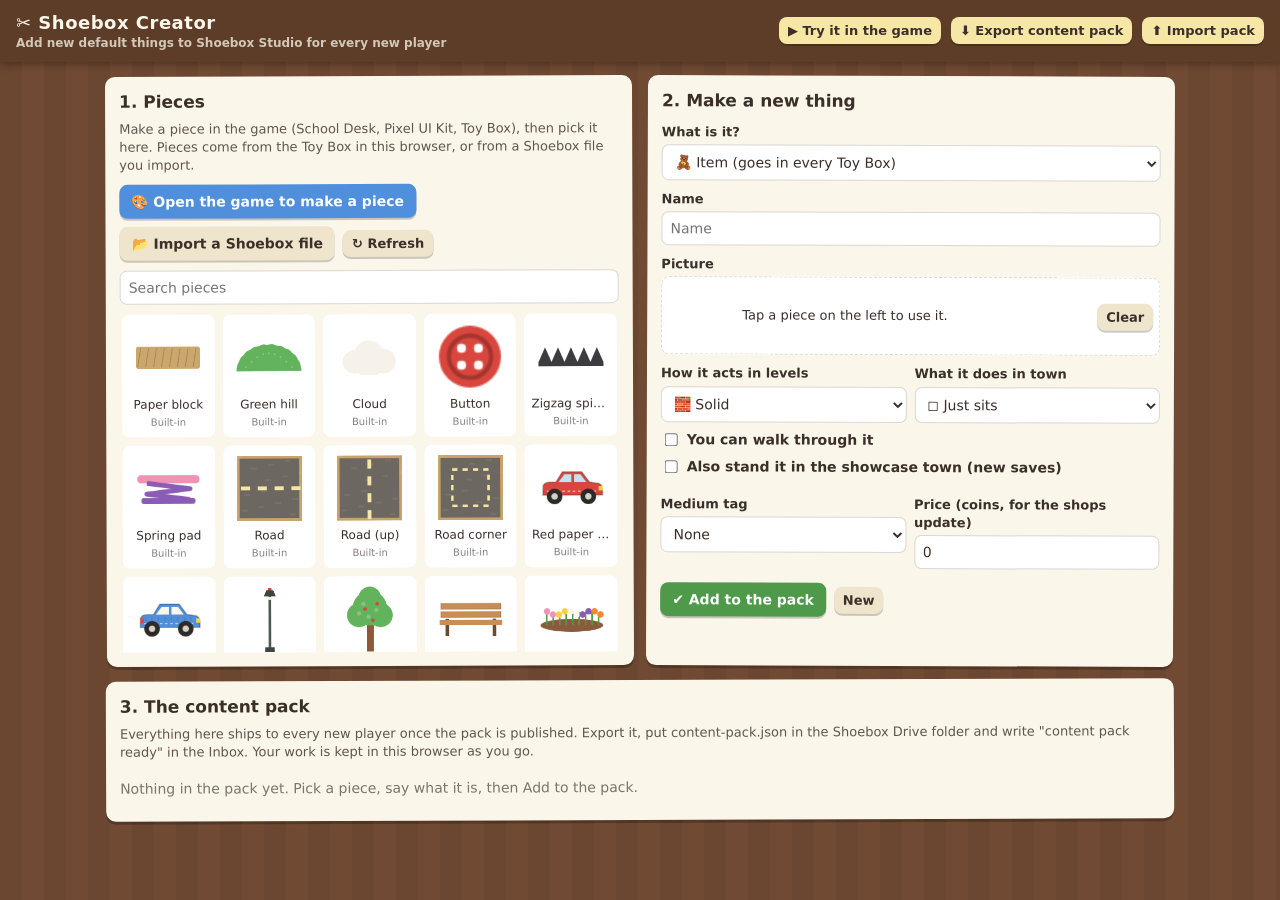
<file: creator.html>
<!doctype html>
<html lang="en">
<head>
<meta charset="utf-8">
<meta name="viewport" content="width=device-width,initial-scale=1,viewport-fit=cover">
<meta name="robots" content="noindex,nofollow">
<title>Shoebox Creator</title>
<!-- Creator Mode (T034). The owner's page for adding new default things to Shoebox Studio for every player.
     Not linked from the game. It only changes this browser: nothing reaches players until a content pack is committed
     to the repo as content/default-pack.json. See HANDOFF.md "Creator Mode". -->
<style>
:root{--wood:#7a5236;--wood2:#5d3d27;--paper:#fbf6ea;--paper2:#efe4cc;--ink:#3b2f2a;--red:#d9463e;--green:#4f9a4a;--blue:#4f8fdc;--line:rgba(59,47,42,.18)}
*{box-sizing:border-box}
html,body{margin:0;background:var(--wood2);color:var(--ink);font:15px/1.4 ui-rounded,system-ui,-apple-system,"Segoe UI",sans-serif}
body{background:repeating-linear-gradient(90deg,#6b4630 0 22px,#714a33 22px 44px)}
header{position:sticky;top:0;z-index:5;background:var(--wood2);color:var(--paper);padding:10px 16px;display:flex;gap:10px;align-items:center;flex-wrap:wrap;box-shadow:0 2px 8px rgba(0,0,0,.35)}
header h1{font-size:18px;margin:0;flex:1 1 auto;letter-spacing:.5px}
header h1 small{display:block;font-size:12px;font-weight:600;opacity:.75;letter-spacing:0}
main{max-width:1100px;margin:0 auto;padding:14px 16px 80px;display:grid;gap:14px;grid-template-columns:1fr}
@media(min-width:900px){main{grid-template-columns:1fr 1fr}#packCard{grid-column:1/-1}}
.card{background:var(--paper);border-radius:10px;padding:14px;box-shadow:0 3px 0 rgba(0,0,0,.25);transform:rotate(-.2deg)}
.card:nth-child(2n){transform:rotate(.2deg)}
.card h2{margin:0 0 6px;font-size:17px}
.card p.note{margin:4px 0 10px;font-size:13px;opacity:.8}
button,.btn{appearance:none;border:0;border-radius:8px;padding:9px 12px;font:700 14px ui-rounded,system-ui,sans-serif;background:var(--paper2);color:var(--ink);cursor:pointer;box-shadow:0 2px 0 rgba(0,0,0,.2);transition:transform .12s,filter .12s}
button:hover{filter:brightness(1.05)}button:active{transform:translateY(2px);box-shadow:none}
button.go{background:var(--green);color:#fff}button.bad{background:var(--red);color:#fff}button.blue{background:var(--blue);color:#fff}
button.sm{padding:6px 9px;font-size:13px}
button:disabled{opacity:.5;cursor:default}
header button{background:#f6e7a6}
.row{display:flex;gap:8px;flex-wrap:wrap;align-items:center}
.grid{display:grid;grid-template-columns:repeat(auto-fill,minmax(92px,1fr));gap:8px;max-height:340px;overflow:auto;padding:2px}
.pc{background:#fff;border:2px solid transparent;border-radius:8px;padding:5px;text-align:center;font-size:12px;cursor:pointer;transition:border-color .12s,transform .12s}
.pc:hover{transform:translateY(-2px)}.pc.on{border-color:var(--blue)}
.pc canvas{width:72px;height:72px;display:block;margin:0 auto 3px}
.pc span{display:block;overflow:hidden;text-overflow:ellipsis;white-space:nowrap}
.pc small{opacity:.6}
label{display:block;font-size:13px;font-weight:700;margin:10px 0 3px}
input[type=text],input[type=number],select,textarea{width:100%;padding:8px;border-radius:7px;border:1px solid var(--line);background:#fff;color:var(--ink);font:14px ui-rounded,system-ui,sans-serif}
textarea{min-height:58px;resize:vertical}
.two{display:grid;grid-template-columns:1fr 1fr;gap:8px}
.chk{display:flex;gap:6px;align-items:center;font-weight:600;font-size:14px;margin:8px 0}
.pick{display:flex;gap:10px;align-items:center;background:#fff;border-radius:8px;padding:6px;border:1px dashed var(--line)}
.pick canvas{width:64px;height:64px;flex:0 0 auto}
.pick span{flex:1;font-size:13px}
.step{background:#fff;border-radius:8px;padding:8px;margin:8px 0;border-left:4px solid var(--blue)}
.step .row{margin-top:6px}
.ent{display:flex;gap:10px;align-items:center;background:#fff;border-radius:8px;padding:6px 8px;margin:6px 0;animation:in .25s ease}
.ent canvas{width:48px;height:48px;flex:0 0 auto}
.ent div{flex:1;min-width:0}.ent b{display:block;overflow:hidden;text-overflow:ellipsis;white-space:nowrap}.ent small{opacity:.7}
.empty{opacity:.65;font-size:14px;padding:8px 0}
.tag{display:inline-block;background:var(--paper2);border-radius:5px;padding:1px 6px;font-size:11px;font-weight:700;margin-right:4px}
#frame{position:fixed;inset:0;z-index:20;background:#000;display:none;flex-direction:column}
#frame.on{display:flex}
#frame .bar{background:var(--wood2);color:var(--paper);padding:8px 12px;display:flex;gap:10px;align-items:center}
#frame .bar b{flex:1}
#frame iframe{flex:1;border:0;width:100%;background:#000}
#toast{position:fixed;left:50%;bottom:20px;transform:translate(-50%,40px);opacity:0;background:var(--ink);color:var(--paper);padding:10px 16px;border-radius:9px;font-weight:700;z-index:30;transition:all .25s;pointer-events:none;max-width:90vw;text-align:center}
#toast.on{transform:translate(-50%,0);opacity:1}
#out{display:none;margin-top:8px}
#out.on{display:block;animation:in .25s ease}
@keyframes in{from{opacity:0;transform:translateY(6px)}to{opacity:1;transform:none}}
.hide{display:none!important}
</style>
</head>
<body>
<header>
  <h1>✂️ Shoebox Creator<small>Add new default things to Shoebox Studio for every new player</small></h1>
  <button id="bTry" class="sm">▶ Try it in the game</button>
  <button id="bExp" class="sm">⬇ Export content pack</button>
  <button id="bImp" class="sm">⬆ Import pack</button>
</header>
<main>
  <section class="card" id="piecesCard">
    <h2>1. Pieces</h2>
    <p class="note">Make a piece in the game (School Desk, Pixel UI Kit, Toy Box), then pick it here. Pieces come from the Toy Box in this browser, or from a Shoebox file you import.</p>
    <div class="row" style="margin-bottom:10px">
      <button class="blue" id="bGame">🎨 Open the game to make a piece</button>
      <button id="bFile">📂 Import a Shoebox file</button>
      <button id="bRef" class="sm">↻ Refresh</button>
    </div>
    <input type="text" id="pq" placeholder="Search pieces">
    <div class="grid" id="pieces" style="margin-top:8px"></div>
  </section>

  <section class="card" id="editCard">
    <h2 id="eTitle">2. Make a new thing</h2>
    <label for="eKind">What is it?</label>
    <select id="eKind">
      <option value="item">🧸 Item (goes in every Toy Box)</option>
      <option value="town">🏡 Town piece (Toy Box, and can stand in the showcase town)</option>
      <option value="building">🏪 Building (in Little Town, with a door and a room)</option>
      <option value="shop">🛒 Shop stock (on a shop's shelves, with a price)</option>
      <option value="lesson">📘 Lesson (Art Class, steps with pictures)</option>
    </select>
    <label for="eName">Name</label>
    <input type="text" id="eName" maxlength="24" placeholder="Name">
    <label id="picL">Picture</label>
    <div class="pick" id="ePick"><canvas width="128" height="128"></canvas><span>Tap a piece on the left to use it.</span><button class="sm" id="ePickClr">Clear</button></div>

    <div id="fItem">
      <div class="two">
        <div><label for="eBeh">How it acts in levels</label><select id="eBeh"></select></div>
        <div><label for="eAct">What it does in town</label><select id="eAct"></select></div>
      </div>
      <label class="chk"><input type="checkbox" id="ePass"> You can walk through it</label>
      <label class="chk"><input type="checkbox" id="eShow"> Also stand it in the showcase town (new saves)</label>
      <div class="two" id="eShowXY"><div><label for="eX">Across (60 to 1540)</label><input type="number" id="eX" value="800"></div><div><label for="eY">Down (60 to 1060)</label><input type="number" id="eY" value="560"></div></div>
    </div>
    <div id="fBld">
      <label for="eBw">Width in town (80 to 420)</label><input type="number" id="eBw" value="180">
      <div class="two">
        <div><label for="eCounter">Counter name inside</label><input type="text" id="eCounter" maxlength="24" placeholder="Counter"></div>
        <div><label for="eSub">Counter note</label><input type="text" id="eSub" maxlength="30" placeholder="Coming soon"></div>
      </div>
      <p class="note">The building gets a door and a room with a counter. Shop stock you add for it shows on the counter.</p>
    </div>
    <div id="fShop">
      <label for="eShop">Which shop</label><select id="eShop"></select>
    </div>
    <div id="fCommon">
      <div class="two">
        <div><label for="eMed">Medium tag</label><select id="eMed"></select></div>
        <div><label for="ePrice">Price (coins, for the shops update)</label><input type="number" id="ePrice" value="0" min="0"></div>
      </div>
    </div>
    <div id="fLes">
      <div class="two">
        <div><label for="eBranch">Art Class branch</label><select id="eBranch">
          <option value="draw">✏️ Drawing</option><option value="paper">📃 Paper and folding</option><option value="color">🎨 Colour</option><option value="design">📐 Design</option><option value="pack">⭐ New lessons</option></select></div>
        <div><label for="eLsub">Short line</label><input type="text" id="eLsub" maxlength="40" placeholder="A new lesson"></div>
      </div>
      <p class="note">The picture above is the finished picture. Each step can have its own picture: tap "Use picked piece" on a step after picking a piece.</p>
      <div id="steps"></div>
      <button class="sm" id="bStep">＋ Add a step</button>
    </div>
    <div class="row" style="margin-top:14px">
      <button class="go" id="bSave">✔ Add to the pack</button>
      <button id="bNew" class="sm">New</button>
    </div>
  </section>

  <section class="card" id="packCard">
    <h2>3. The content pack</h2>
    <p class="note">Everything here ships to every new player once the pack is published. Export it, put content-pack.json in the Shoebox Drive folder and write "content pack ready" in the Inbox. Your work is kept in this browser as you go.</p>
    <div id="ents"></div>
    <div id="out"><label for="outT">Copy this if the download does not start</label><textarea id="outT" readonly style="min-height:120px"></textarea></div>
  </section>
</main>
<div id="frame"><div class="bar"><b>Shoebox Studio</b><span style="font-size:12px;opacity:.8">Save your piece to the Toy Box, then come back</span><button id="bBack" class="sm">⬅ Back to the Creator</button></div><iframe id="gameF" title="Shoebox Studio"></iframe></div>
<div id="toast"></div>
<input type="file" id="fileIn" accept=".json,application/json,text/plain" class="hide">
<script>
'use strict';
/* ---------- storage: same browser storage as the game (same site), own keys for the creator ---------- */
const LS={get(k,d){try{const v=localStorage.getItem('craftloft_'+k);return v?JSON.parse(v):d}catch(e){return d}},set(k,v){try{localStorage.setItem('craftloft_'+k,JSON.stringify(v));return true}catch(e){return false}}};
const $=s=>document.querySelector(s),esc=s=>String(s).replace(/[&<>"]/g,c=>({'&':'&amp;','<':'&lt;','>':'&gt;','"':'&quot;'}[c]));
let tT=0;function toast(m){const t=$('#toast');t.textContent=m;t.classList.add('on');clearTimeout(tT);tT=setTimeout(()=>t.classList.remove('on'),2400)}
/* lists the game uses (keep in step with index.html: BEH, TACT, MEDIA) */
const BEH={solid:'🧱 Solid',scenery:'🎨 Scenery',bouncy:'🦘 Bouncy',collect:'🔘 Collect',ouch:'💥 Ouch'};
const TACT={none:'◻️ Just sits',vehicle:'🚗 Drives',light:'💡 Lights up',door:'🚪 Door'};
const MEDIA={'':'None',pencil:'✏️ Pencil',cpencil:'🌈 Coloured pencils',marker:'🖊️ Markers',crayon:'🖍️ Crayons',water:'💧 Watercolour',poster:'🎨 Poster paint',charcoal:'⚫ Charcoal',chalk:'☁️ Chalk pastels',oil:'🧈 Oil pastels',gel:'🖋️ Gel pen',glitter:'✨ Glitter pen',glow:'🌟 Glow pen'};
const TABS={'':'(no tab)',paper:'📄 Paper',hand:'✋ Move',draw:'✏️ Draw',cut:'✂️ Cut',fold:'📃 Fold',stick:'🧴 Stick',done:'🧸 Toy box'};
const KIND={item:'🧸 Item',town:'🏡 Town piece',building:'🏪 Building',shop:'🛒 Shop stock',lesson:'📘 Lesson'};
const opts=(sel,o)=>{sel.innerHTML=Object.keys(o).map(k=>'<option value="'+k+'">'+esc(o[k])+'</option>').join('')};
opts($('#eBeh'),BEH);opts($('#eAct'),TACT);opts($('#eMed'),MEDIA);

/* ---------- pieces ---------- */
let IMPORTED=LS.get('creator_imported',[]),PIECES=[],PICK=null;
function okToy(t){return t&&typeof t.id==='string'&&Array.isArray(t.parts)&&t.parts.length&&t.parts.every(p=>p&&typeof p.src==='string'&&/^data:image\/(png|webp|jpeg);base64,/.test(p.src))&&t.w>0&&t.h>0}
function loadPieces(){const toys=LS.get('toys',[])||[],lib=LS.get('library',null),names={};if(lib&&Array.isArray(lib.assets))lib.assets.forEach(a=>{if(a&&a.ref)names[a.ref]=a.name});
  const seen=new Set();PIECES=[];
  toys.filter(okToy).forEach(t=>{if(seen.has(t.id))return;seen.add(t.id);PIECES.push({t,src:/^(starter_|show_|ex_)/.test(t.id)?'Built-in':/^cp_/.test(t.id)?'Pack':'Toy Box',name:names[t.id]||t.name})});
  IMPORTED.filter(okToy).forEach(t=>{const k='imp:'+t.id;if(seen.has(k))return;seen.add(k);PIECES.push({t,src:'Imported',name:t.name})});
  /* his own pieces first */
  const rank={'Toy Box':0,Imported:1,Pack:2,'Built-in':3};PIECES.sort((a,b)=>rank[a.src]-rank[b.src]);renderPieces()}
const IMG={};function img(src){if(!IMG[src]){const i=new Image();i.src=src;IMG[src]=i}return IMG[src]}
/* draw a toy the way the game does at rest (no swing: every part sits at its own x, y) */
function drawToyTo(cv,t){const x=cv.getContext('2d'),W=cv.width,H=cv.height;x.clearRect(0,0,W,H);if(!t)return;const parts=t.parts.map((p,i)=>({p,i})).sort((a,b)=>(a.p.z||0)-(b.p.z||0)),ims=parts.map(q=>img(q.p.src));
  const go=()=>{if(ims.some(i=>!i.complete)){setTimeout(go,80);return}x.clearRect(0,0,W,H);const sc=Math.min(W*.9/t.w,H*.9/t.h);x.save();x.translate((W-t.w*sc)/2,(H-t.h*sc)/2);x.scale(sc,sc);parts.forEach((q,j)=>{try{x.drawImage(ims[j],q.p.x||0,q.p.y||0,q.p.w,q.p.h)}catch(e){}});x.restore()};go()}
function renderPieces(){const q=$('#pq').value.trim().toLowerCase(),box=$('#pieces');box.innerHTML='';const L=PIECES.filter(p=>!q||String(p.name).toLowerCase().includes(q));
  if(!L.length){box.innerHTML='<div class="empty">No pieces yet. Open the game, make something at the School Desk and save it to the Toy Box.</div>';return}
  L.slice(0,300).forEach(p=>{const d=document.createElement('div');d.className='pc'+(PICK&&PICK.t===p.t?' on':'');d.innerHTML='<canvas width="144" height="144"></canvas><span>'+esc(p.name)+'</span><small>'+p.src+'</small>';drawToyTo(d.querySelector('canvas'),p.t);
    d.onclick=()=>{PICK=p;document.querySelectorAll('.pc.on').forEach(x=>x.classList.remove('on'));d.classList.add('on');setPic(p.t);toast('Picked '+p.name)};box.append(d)})}
$('#pq').oninput=renderPieces;$('#bRef').onclick=()=>{loadPieces();toast('Pieces refreshed')};
/* the game in a frame (same site, so its Toy Box is this browser's Toy Box) */
$('#bGame').onclick=()=>{const f=$('#gameF');if(!f.src||/pack=try/.test(f.src))f.src='index.html';$('#frame').classList.add('on')};
$('#bBack').onclick=()=>{$('#frame').classList.remove('on');loadPieces()};
/* files: a Toy Box export (craftloft-library), an art pack, or a content pack */
let FILEMODE='pieces';
$('#bFile').onclick=()=>{FILEMODE='pieces';$('#fileIn').click()};$('#bImp').onclick=()=>{FILEMODE='pack';$('#fileIn').click()};
$('#fileIn').onchange=()=>{const f=$('#fileIn').files[0];$('#fileIn').value='';if(!f)return;if(f.size>40e6){toast('That file is too big');return}const r=new FileReader();r.onload=()=>{let o;try{o=JSON.parse(String(r.result))}catch(e){toast('That is not a Shoebox file');return}FILEMODE==='pack'?importPack(o):importPieces(o)};r.readAsText(f)};
function importPieces(o){let L=[];if(o&&o.format==='shoebox-content-pack'){importPack(o);return}
  if(o&&Array.isArray(o.toys))L=o.toys;else if(o&&o.swaps)L=Object.values(o.swaps);else if(okToy(o))L=[o];L=L.filter(okToy);if(!L.length){toast('No pieces in that file');return}
  const have=new Set(IMPORTED.map(t=>t.id));L.forEach(t=>{if(!have.has(t.id))IMPORTED.push(t)});if(!LS.set('creator_imported',IMPORTED)){toast('Storage is full');return}loadPieces();toast(L.length+' piece'+(L.length===1?'':'s')+' imported')}

/* ---------- the pack ---------- */
let PACK=LS.get('creator_draft',null);if(!PACK||!Array.isArray(PACK.entries))PACK={format:'shoebox-content-pack',version:1,name:'Shoebox default content',entries:[]};
let EDIT=null,PIC=null,STEPS=[];
const saveDraft=()=>{if(!LS.set('creator_draft',PACK))toast('Storage is full: export your pack now')};
/* a clean copy of a toy for the pack: only what the game reads */
function packToy(t){return t?{id:String(t.id).slice(0,40),name:String(t.name||'Piece').slice(0,24),w:t.w,h:t.h,beh:t.beh,parts:t.parts.map(p=>({src:p.src,x:p.x||0,y:p.y||0,w:p.w,h:p.h,parent:typeof p.parent==='number'?p.parent:-1,px:p.px||0,py:p.py||0,z:p.z||0})),...(t.sheet?{sheet:t.sheet}:{}),...(t.side?{side:t.side}:{})}:null}
function setPic(t){if(EDIT_STEP!=null){STEPS[EDIT_STEP].toy=packToy(t);EDIT_STEP=null;renderSteps();return}PIC=packToy(t);const cv=$('#ePick canvas');drawToyTo(cv,PIC);$('#ePick span').textContent=PIC?PIC.name:'Tap a piece on the left to use it.';if(PIC&&!$('#eName').value)$('#eName').value=PIC.name}
let EDIT_STEP=null;
$('#ePickClr').onclick=()=>{PIC=null;drawToyTo($('#ePick canvas'),null);$('#ePick span').textContent='Tap a piece on the left to use it.'};
function shopOpts(cur){const o={supply:'Supply Store'};PACK.entries.filter(e=>e.kind==='building').forEach(e=>o['cp_'+e.key]=e.name);opts($('#eShop'),o);if(cur&&o[cur])$('#eShop').value=cur}
function showKind(){const k=$('#eKind').value;$('#fItem').classList.toggle('hide',!(k==='item'||k==='town'));$('#fBld').classList.toggle('hide',k!=='building');$('#fShop').classList.toggle('hide',k!=='shop');
  $('#fCommon').classList.toggle('hide',k==='building'||k==='lesson');$('#fLes').classList.toggle('hide',k!=='lesson');$('#picL').textContent=k==='lesson'?'Finished picture':k==='building'?'Front of the building':'Picture';
  $('#eShowXY').classList.toggle('hide',!$('#eShow').checked);if(k==='shop')shopOpts($('#eShop').value);if(k==='lesson'&&!STEPS.length){STEPS=[{t:'',c:'paper',toy:null}];renderSteps()}}
$('#eKind').onchange=showKind;$('#eShow').onchange=showKind;
function renderSteps(){const box=$('#steps');box.innerHTML='';STEPS.forEach((s,i)=>{const d=document.createElement('div');d.className='step';
  d.innerHTML='<b>Step '+(i+1)+'</b><textarea maxlength="300" placeholder="What to do">'+esc(s.t)+'</textarea><div class="row"><select style="width:auto"></select><canvas width="96" height="96" style="width:44px;height:44px;background:#fbf8f0;border-radius:6px"></canvas><button class="sm" data-a="pic">'+(EDIT_STEP===i?'Now tap a piece':'Use picked piece')+'</button><button class="sm" data-a="nopic">No picture</button><button class="sm" data-a="up">▲</button><button class="sm" data-a="dn">▼</button><button class="sm bad" data-a="del">✕</button></div>';
  const sel=d.querySelector('select');opts(sel,TABS);sel.value=s.c||'';sel.onchange=()=>s.c=sel.value;d.querySelector('textarea').oninput=e=>s.t=e.target.value;drawToyTo(d.querySelector('canvas'),s.toy);
  d.querySelectorAll('button').forEach(b=>b.onclick=()=>{const a=b.dataset.a;if(a==='pic'){if(PICK){s.toy=packToy(PICK.t);renderSteps()}else{EDIT_STEP=i;renderSteps();toast('Tap a piece on the left')}}else if(a==='nopic'){s.toy=null;renderSteps()}else if(a==='up'&&i>0){[STEPS[i-1],STEPS[i]]=[STEPS[i],STEPS[i-1]];renderSteps()}else if(a==='dn'&&i<STEPS.length-1){[STEPS[i+1],STEPS[i]]=[STEPS[i],STEPS[i+1]];renderSteps()}else if(a==='del'){STEPS.splice(i,1);renderSteps()}});box.append(d)})}
$('#bStep').onclick=()=>{STEPS.push({t:'',c:'',toy:null});renderSteps()};
const slug=n=>String(n||'thing').toLowerCase().replace(/[^a-z0-9]+/g,'_').replace(/^_|_$/g,'').slice(0,24)||'thing';
function uniqKey(kind,name,own){let b=slug(name),k=b,i=2;while(PACK.entries.some(e=>e!==own&&e.kind===kind&&e.key===k))k=b+'_'+i++;return k}
function clearForm(){EDIT=null;PIC=null;STEPS=[];EDIT_STEP=null;$('#eTitle').textContent='2. Make a new thing';$('#bSave').textContent='✔ Add to the pack';$('#eName').value='';$('#eBeh').value='solid';$('#eAct').value='none';$('#ePass').checked=false;$('#eShow').checked=false;$('#eX').value=800;$('#eY').value=560;$('#eBw').value=180;$('#eCounter').value='';$('#eSub').value='';$('#eMed').value='';$('#ePrice').value=0;$('#eLsub').value='';$('#eBranch').value='pack';drawToyTo($('#ePick canvas'),null);$('#ePick span').textContent='Tap a piece on the left to use it.';showKind();renderSteps()}
$('#bNew').onclick=clearForm;
const nv=(id,d,a,b)=>{const v=parseFloat($(id).value);return isFinite(v)?Math.min(b,Math.max(a,v)):d};
$('#bSave').onclick=()=>{const kind=$('#eKind').value,name=$('#eName').value.trim().slice(0,24);if(!name){toast('Give it a name');return}if(!PIC&&kind!=='lesson'){toast('Pick a picture first');return}
  const e={kind,name,key:EDIT&&EDIT.kind===kind?EDIT.key:uniqKey(kind,name,EDIT),toy:PIC};
  if(kind==='item'||kind==='town'){e.beh=$('#eBeh').value;e.act=$('#eAct').value;if($('#ePass').checked)e.tb='pass';if($('#eShow').checked)e.show={x:nv('#eX',800,60,1540),y:nv('#eY',560,60,1060)}}
  if(kind==='building'){e.bw=nv('#eBw',180,80,420);e.counter=$('#eCounter').value.trim()||name+' Counter';e.sub=$('#eSub').value.trim()||'Coming soon'}
  if(kind==='shop')e.shop=$('#eShop').value;
  if(kind!=='building'&&kind!=='lesson'){e.med=$('#eMed').value;e.price=nv('#ePrice',0,0,99999)}
  if(kind==='lesson'){e.branch=$('#eBranch').value;e.sub=$('#eLsub').value.trim()||'A new lesson';e.steps=STEPS.filter(s=>s.t.trim()).map(s=>({t:s.t.trim().slice(0,300),c:s.c||'',toy:s.toy||null}));if(!e.steps.length){toast('Write at least one step');return}}
  if(EDIT){PACK.entries[PACK.entries.indexOf(EDIT)]=e}else PACK.entries.push(e);saveDraft();renderEnts();toast((EDIT?'Saved ':'Added ')+name);clearForm()};
function editEnt(e){clearForm();EDIT=e;$('#eTitle').textContent='2. Change: '+e.name;$('#bSave').textContent='✔ Save changes';$('#eKind').value=e.kind;$('#eName').value=e.name;PIC=e.toy||null;drawToyTo($('#ePick canvas'),PIC);$('#ePick span').textContent=PIC?PIC.name:'Tap a piece on the left to use it.';
  if(e.beh)$('#eBeh').value=e.beh;if(e.act)$('#eAct').value=e.act;$('#ePass').checked=e.tb==='pass';$('#eShow').checked=!!e.show;if(e.show){$('#eX').value=e.show.x;$('#eY').value=e.show.y}
  if(e.bw)$('#eBw').value=e.bw;$('#eCounter').value=e.counter||'';$('#eSub').value=e.kind==='building'?e.sub||'':'';$('#eMed').value=e.med||'';$('#ePrice').value=e.price||0;
  if(e.kind==='lesson'){$('#eBranch').value=e.branch||'pack';$('#eLsub').value=e.sub||'';STEPS=JSON.parse(JSON.stringify(e.steps||[]))}showKind();if(e.kind==='shop')shopOpts(e.shop);renderSteps();$('#editCard').scrollIntoView({behavior:'smooth'})}
function renderEnts(){const box=$('#ents');box.innerHTML='';if(!PACK.entries.length){box.innerHTML='<div class="empty">Nothing in the pack yet. Pick a piece, say what it is, then Add to the pack.</div>';return}
  PACK.entries.forEach((e,i)=>{const d=document.createElement('div');d.className='ent';const info=e.kind==='lesson'?e.steps.length+' steps':e.kind==='building'?'Width '+e.bw:e.kind==='shop'?'Price '+(e.price||0):(e.show?'In the showcase town':'Toy Box');
    d.innerHTML='<canvas width="96" height="96"></canvas><div><b>'+esc(e.name)+'</b><small><span class="tag">'+KIND[e.kind]+'</span>'+esc(info)+(e.med?' · '+esc(MEDIA[e.med]||e.med):'')+'</small></div><button class="sm" data-a="ed">✏️ Change</button><button class="sm bad" data-a="del">✕</button>';drawToyTo(d.querySelector('canvas'),e.toy);
    d.querySelector('[data-a=ed]').onclick=()=>editEnt(e);d.querySelector('[data-a=del]').onclick=()=>{if(!confirm('Take '+e.name+' out of the pack?'))return;PACK.entries.splice(PACK.entries.indexOf(e),1);saveDraft();renderEnts();if(EDIT===e)clearForm()};box.append(d)})}
function packOut(){return Object.assign({},PACK,{format:'shoebox-content-pack',version:1,made:Date.now()})}
$('#bExp').onclick=()=>{if(!PACK.entries.length){toast('The pack is empty');return}const txt=JSON.stringify(packOut());try{const a=document.createElement('a');a.href=URL.createObjectURL(new Blob([txt],{type:'application/json'}));a.download='content-pack.json';document.body.append(a);a.click();setTimeout(()=>{URL.revokeObjectURL(a.href);a.remove()},1500)}catch(e){}$('#outT').value=txt;$('#out').classList.add('on');toast('Exported content-pack.json')};
function importPack(o){if(!o||o.format!=='shoebox-content-pack'||!Array.isArray(o.entries)){toast('That is not a Shoebox content pack');return}const doIt=()=>{PACK={format:'shoebox-content-pack',version:1,name:o.name||'Shoebox default content',entries:o.entries.filter(e=>e&&KIND[e.kind])};saveDraft();renderEnts();clearForm();toast('Pack loaded: '+PACK.entries.length+' things')};
  if(PACK.entries.length&&!confirm('Replace the pack you are working on with this one?'))return;doIt()}
/* try the pack in the game in this browser only (index.html?pack=try). It adds the pack things to this browser's game save. */
$('#bTry').onclick=()=>{if(!PACK.entries.length){toast('The pack is empty');return}if(!LS.set('creator_try',packOut())){toast('Storage is full');return}const f=$('#gameF');f.src='index.html?pack=try';$('#frame').classList.add('on');toast('The game is using your pack (this browser only)')};
loadPieces();renderEnts();clearForm();
</script>
</body>
</html>
</file>
